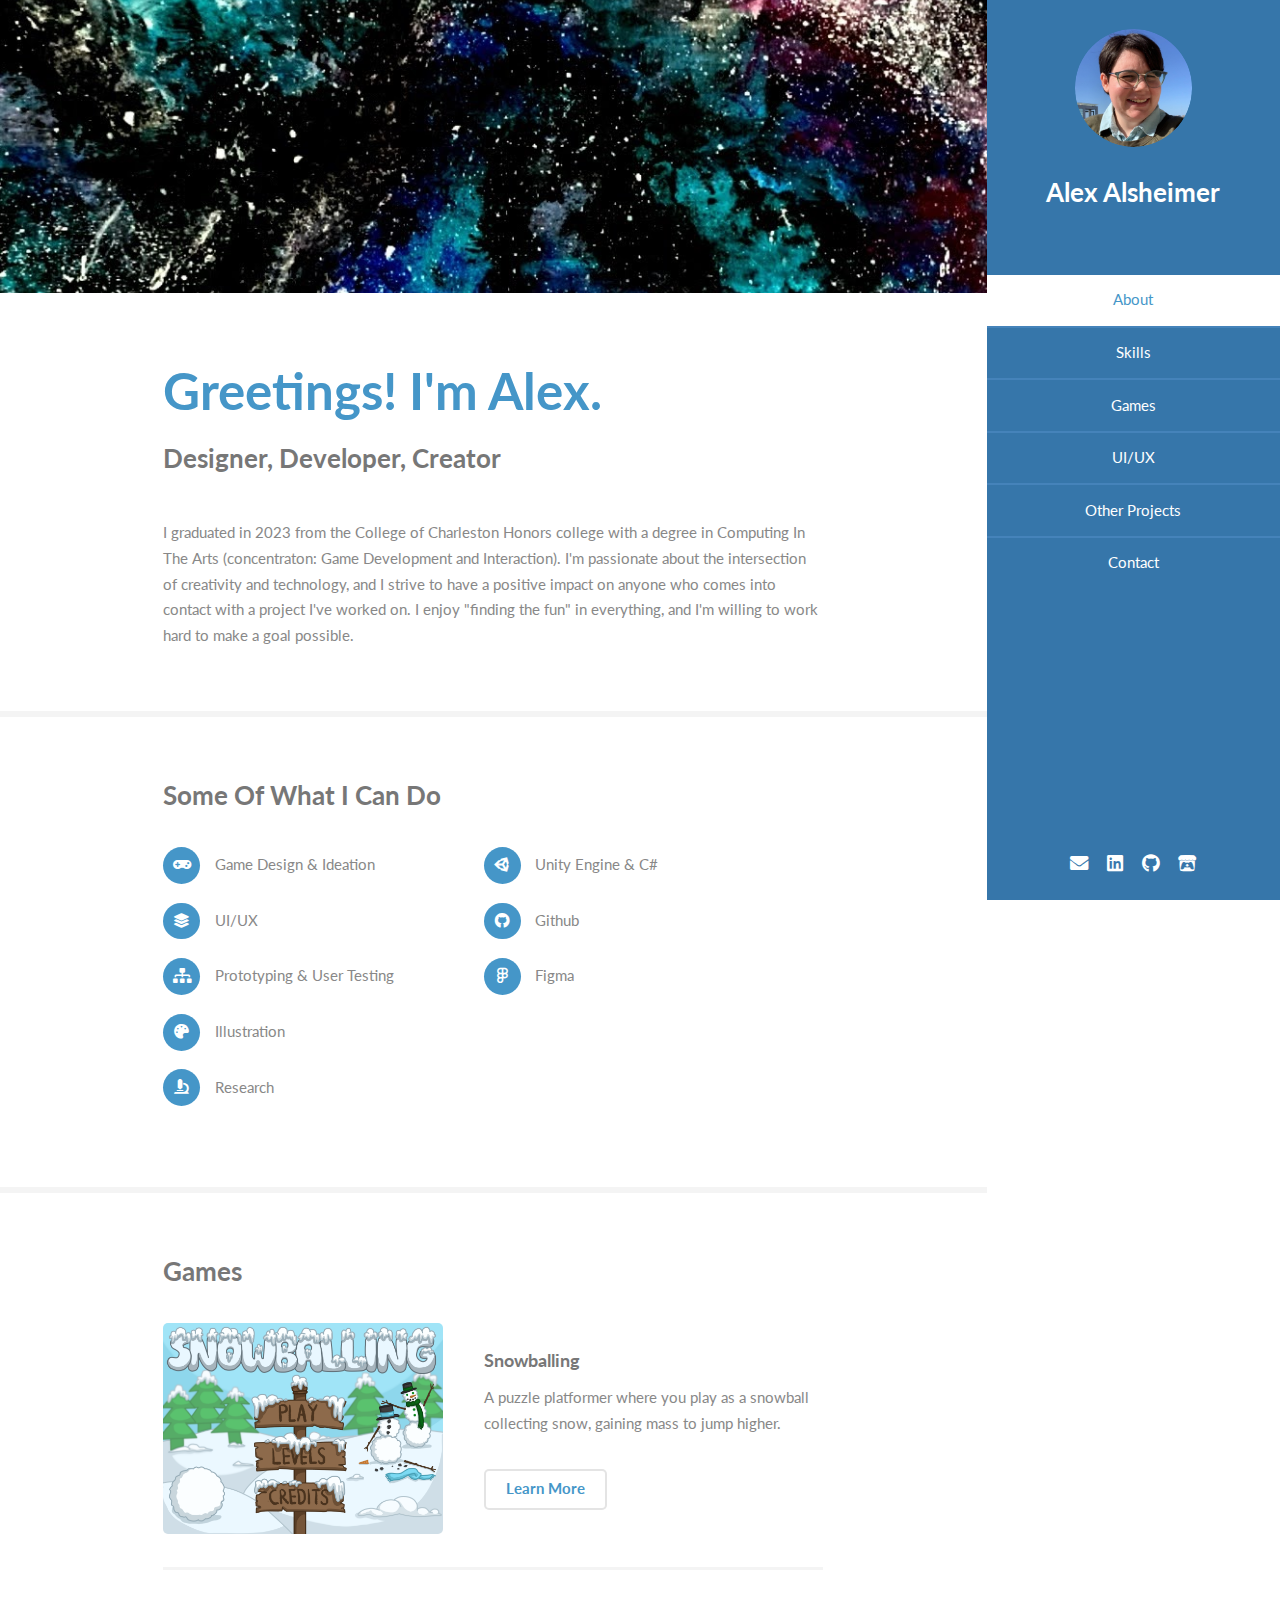
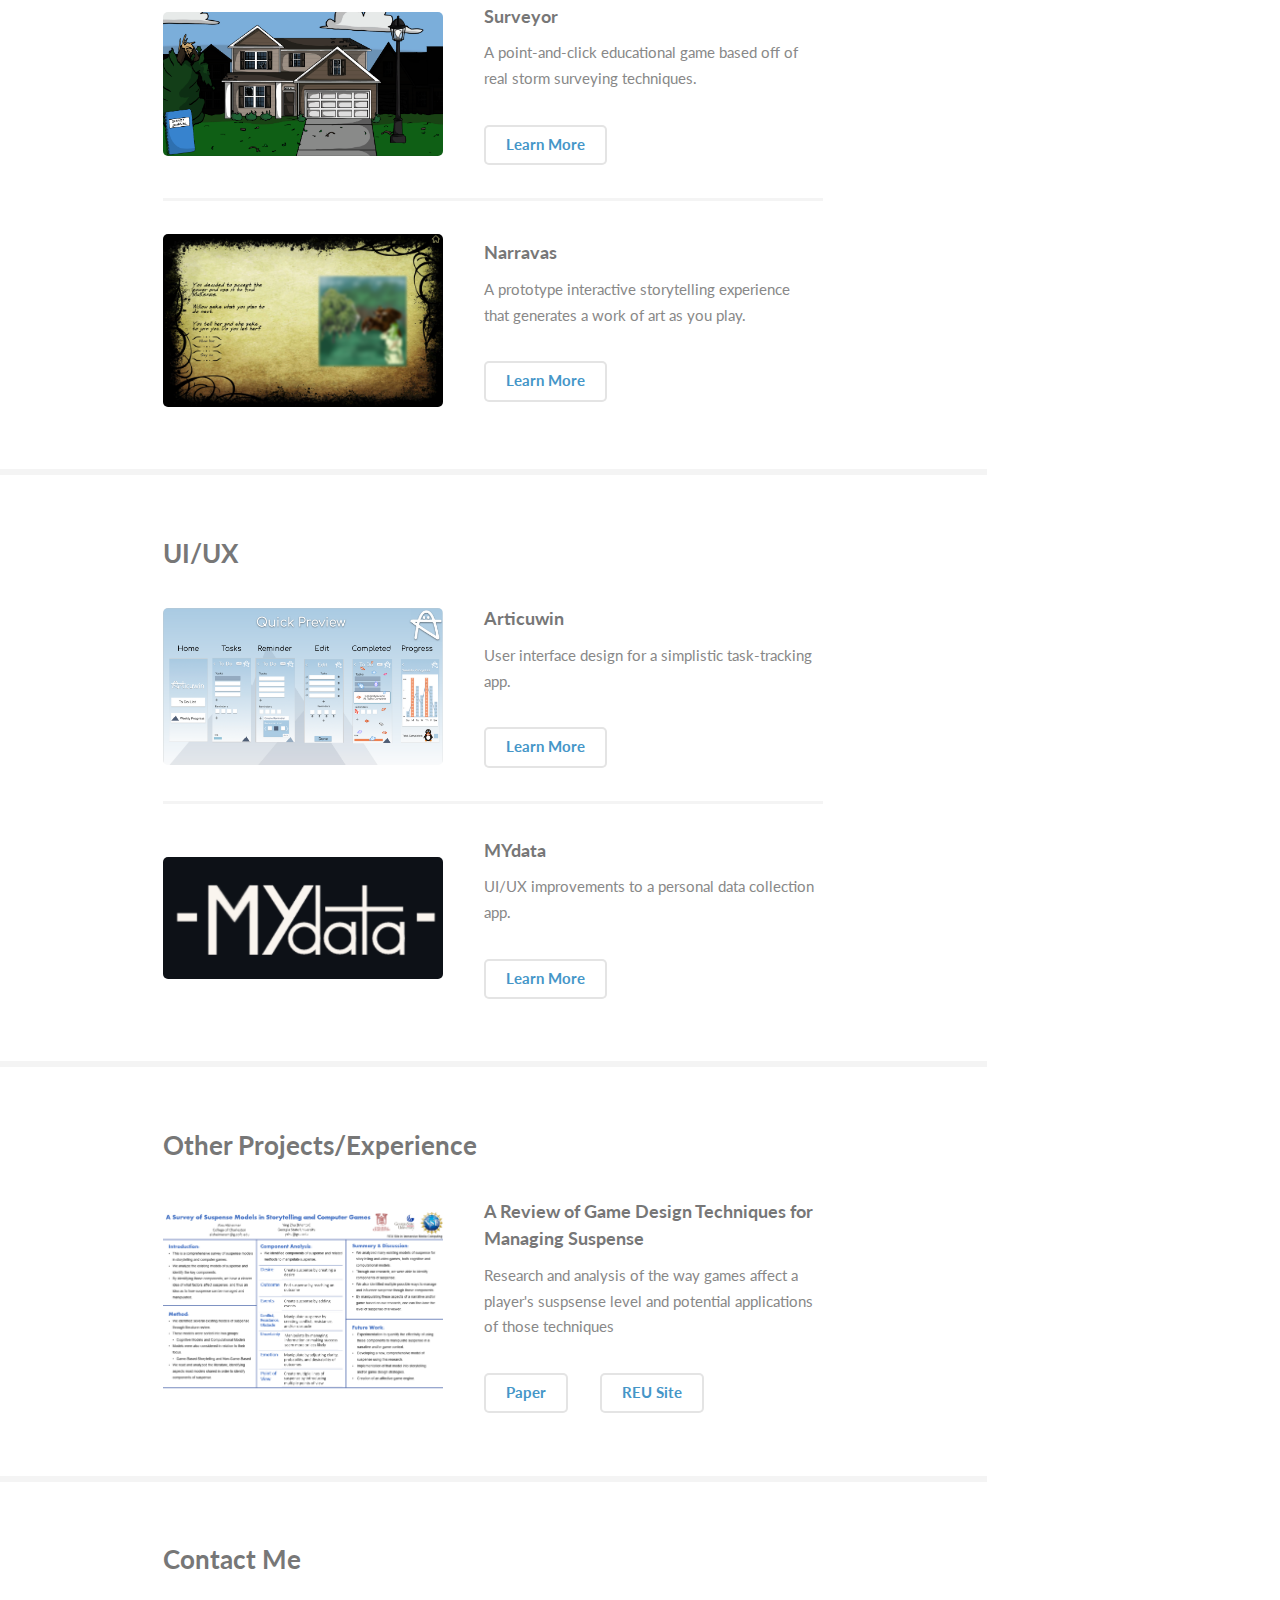
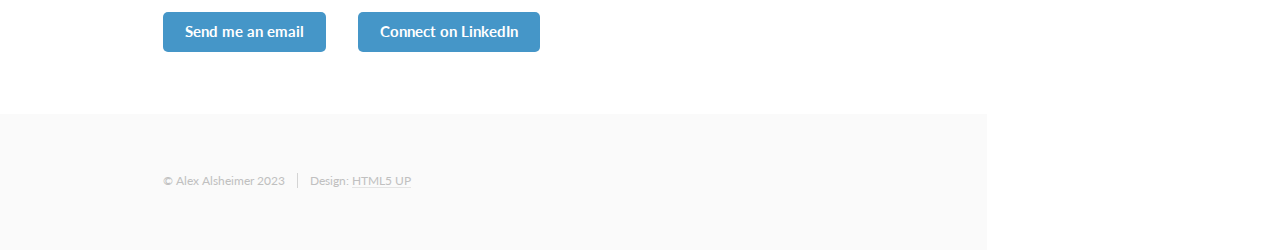
<file: index.html>
<!DOCTYPE HTML>
<!--
	Read Only by HTML5 UP
	html5up.net | @ajlkn
	Free for personal and commercial use under the CCA 3.0 license (html5up.net/license)
-->
<html>
	<head>
		<title>Alex Alsheimer</title>
		<meta charset="utf-8" />
		<meta name="viewport" content="width=device-width, initial-scale=1, user-scalable=no" />
		<link rel="stylesheet" href="assets/css/main.css" />
	</head>
	<body class="is-preload">

		<!-- Header -->
			<section id="header">
				<header>
					<span class="image avatar"><img src="images/avatar.jpg" alt="" /></span>
					<h1 id="logo"><a href="#">Alex Alsheimer</a></h1>
					<p> <br />
					 </p>
				</header>
				<nav id="nav">
					<ul>
						<li><a href="#one" class="active">About</a></li>
						<li><a href="#two">Skills</a></li>
						<li><a href="#three">Games</a></li>
						<li><a href="#six">UI/UX</a></li>
						<li><a href="#four">Other Projects</a></li>
						<li><a href="#five">Contact</a></li>
						<!--<li><a href="testpage2.html">Other</a></li>-->
					</ul>
				</nav>
				<footer>
					<ul class="icons">
						<li><a href="mailto:amalsheimer@gmail.com" class="icon solid fa-envelope"><span class="label">Email</span></a></li>
						<li><a href="https://www.linkedin.com/in/amalsheimer/" class="icon brands fa-linkedin"><span class="label">Linkedin</span></a></li>
						<li><a href="https://github.com/amalsheimer" class="icon brands fa-github"><span class="label">Github</span></a></li>
						<li><a href="https://polkadottedpotato.itch.io/" class="icon brands fa-itch-io"><span class="label">Itch.io</span></a></li>
					</ul>
				</footer>
			</section>

		<!-- Wrapper -->
			<div id="wrapper">

				<!-- Main -->
					<div id="main">

						<!-- One -->
							<section id="one">
								<div class="image main" data-position="center">
									<img src="images/mainheader.jpg" alt="" />
								</div>
								<div class="container">
									<header class="major">
										<h2>Greetings! I'm Alex.</h2>
										<p>Designer, Developer, Creator</p>
									</header>
									<p> I graduated in 2023 from the College of Charleston Honors college with a degree in Computing In The Arts (concentraton: Game Development and Interaction). I'm passionate about the intersection of creativity and technology, and I strive to have a positive impact on anyone who comes into contact with a project I've worked on. I enjoy "finding the fun" in everything, and I'm willing to work hard to make a goal possible. </p>
								</div>
							</section>

						<!-- Two -->
							<section id="two">
								<div class="container">
									<h3>Some Of What I Can Do</h3>
									<p></p>
									<ul class="feature-icons">
										<li class="icon solid fa-gamepad">Game Design & Ideation</li>
										<li class="icon solid brands fa-unity">Unity Engine & C#</li>
										<li class="icon solid fa-layer-group">UI/UX </li>
										
										<li class="icon solid brands fa-github">Github</li>
										<li class="icon solid fa-sitemap">Prototyping & User Testing</li>
										
										<li class="icon solid brands fa-figma">Figma</li>
										<li class="icon solid fa-palette">Illustration</li>
										<li ></li>
										<li class="icon solid fa-microscope">Research</li>
									</ul>
								</div>
							</section>

						<!-- Three -->
							<section id="three">
								<div class="container">
									<h3>Games</h3>
									<p></p>
									<div class="features">
										<article>
											<a href="snowballing.html" class="image"><img src="images/snowballing.png" alt="" /></a>
											<div class="inner">
												<h4>Snowballing</h4>
												<p>A puzzle platformer where you play as a snowball collecting snow, gaining mass to jump higher.</p>
												<p><a href="snowballing.html" class="button alt">Learn More</a></p>
											</div>
										</article>
										
										<article>
											<a href="surveyor.html" class="image"><img src="images/surveyorbanner.png" alt="" /></a>
											<div class="inner">
												<h4>Surveyor</h4>
												<p>A point-and-click educational game based off of real storm surveying techniques.</p>
													<p><a href="surveyor.html" class="button alt">Learn More</a></p>
											</div>
										</article>
										<article>
											<a href="narravas.html" class="image"><img src="images/narravasbanner.png" alt="" /></a>
											<div class="inner">
												<h4>Narravas</h4>
												<p>A prototype interactive storytelling experience that generates a work of art as you play. </p> 
												<p><a href="narravas.html" class="button alt">Learn More</a></p>
												

											</div>
										</article>

											

											<!-- <article>
												<a href="snowballing.html" class="image"><img src="images/pic01c.png" alt="" /></a>
												<div class="inner">
													<h4><a href="documents\Narravas Pitch Deck.pdf">Other Games</a></h4>
													<p>A variety of other games I have worked on on my itch.io page.</p>
													
												</div>
											</article> -->
										

										</article>
										<!-- <article>
											<a href="research.html" class="image"><img src="images/pic03a.png" alt="" /></a>
											<div class="inner">
												<h4>A Review of Game Design Techniques for Managing Suspense</h4>
												<h5>Research and analysis of the way games affect a player's suspsense level and potential applications of those techniques</h5>
												<p>Worked with Dr. Ying Zhu and Daniel Kim at Georgia State University Immersive Media Computing REU<br>
													<b>Technology: </b> n/a <br>
													<b>Contributions:</b> Literature review/analysis</p>
											</div>
										</article> -->
										
									</div>
								</div>
							</section>

								<!-- Six -->
								<section id="six">
									<div class="container">
										<h3>UI/UX</h3>
										<p></p>
										<div class="features">
											<article>
												<a href="articuwin.html" class="image"><img src="images/Articuwin.png " alt="" /></a>
												<div class="inner">
													<h4>Articuwin</h4>
												<p>User interface design for a simplistic task-tracking app.</p> 
														<p><a href="articuwin.html" class="button alt">Learn More</a></p>
												</div>
											</article>
											<article>
												<a href="mydata.html" class="image"><img src="images/mydata.png " alt="" /></a>
												<div class="inner">
													<h4>MYdata</h4>
												<p>UI/UX improvements to a personal data collection app.</p> 
														<p><a href="mydata.html" class="button alt">Learn More</a></p>
												</div>
											</article>
											<!--<article>
												<a href="graphicdesign.html" class="image"><img src=" " alt="" /></a>
												<div class="inner">
													<h4>Graphic Design Projects</h4>
													<p> </p> 
													<p><a href="graphicdesign.html" class="button alt">Learn More</a></p>
													
	
												</div>
											</article>-->

										</div>
									</div>
								</section>
							

							<section id="four">
								<div class="container">
									<h3>Other Projects/Experience</h3>
									<p></p>
									<div class="features">
										<article>
											<a href="#" class="image"><img src="images/pic03a.png" alt="" /></a>
											<div class="inner">
												<h4>A Review of Game Design Techniques for Managing Suspense</h4>
												<p>Research and analysis of the way games affect a player's suspsense level and potential applications of those techniques</p>
													<p><a href="https://link.springer.com/chapter/10.1007/978-3-031-28993-4_13" class="button alt">Paper</a>
														&nbsp&nbsp&nbsp&nbsp&nbsp&nbsp
															                    				
													<a href="https://gsu-reu.netlify.app/reu2022_projects" class="button alt">REU Site</a></p>
											</div>
											
										<!--<article>
											<a href="https://github.com/Dragoness6215/MYdata" class="image"><img src="images/pic02a.png" alt="" /></a>
											<div class="inner">
												<h4>MYdata</h4>
												<h5>User interface redesign & improving functionality for a data collection app.</h5>
												<p>App originally conceptualized by Dr. Sarah Schoemann and Jo Jackley. Worked alongside Lucas Fancher, Sarah Greene, Emma Satterfield and Drew Smuniewski.<br>
													<b>Technology:</b> Node.js, React Native, Android Studio<br>
													<b>Contributions:</b> UI re-design, New graph design, Project management (Agile & SCRUM), UI implementation</p>
											</div>
										</article>-->
										
										</article>
									</div>
								</div>
							</section> 

							<section id="five">
								<div class="container">
									<h3>Contact Me</h3>
									<p></p>
									<div class="features">
										<p><a href="mailto:amalsheimer@gmail.com" class="button">Send me an email</a>
											&nbsp&nbsp&nbsp&nbsp&nbsp&nbsp
										<a href="https://www.linkedin.com/in/amalsheimer/" class="button">Connect on LinkedIn</a></p>
									
									</div>
								</div>
							</section> 
						

						<!-- Four -->
						
							<!-- <section id="four">
								<div class="container">
									<h3>Contact Me</h3>
									<p>Integer eu ante ornare amet commetus vestibulum blandit integer in curae ac faucibus integer non. Adipiscing cubilia elementum integer. Integer eu ante ornare amet commetus.</p>
									<form method="post" action="mailto:amalsheimer@gmail.com">
										<div class="row gtr-uniform">
											<div class="col-6 col-12-xsmall"><input type="text" name="name" id="name" placeholder="Name" /></div>
											<div class="col-6 col-12-xsmall"><input type="email" name="email" id="email" placeholder="Email" /></div>
											<div class="col-12"><input type="text" name="subject" id="subject" placeholder="Subject" /></div>
											<div class="col-12"><textarea name="message" id="message" placeholder="Message" rows="6"></textarea></div>
											<div class="col-12">
												<ul class="actions">
													<li><input type="submit" class="primary" value="Send Message" /></li>
													<li><input type="reset" value="Reset Form" /></li>
												</ul>
											</div>
										</div>
									</form>
								</div>
							</section> -->
						

						<!-- Five -->
						<!--
							<section id="five">
								<div class="container">
									<h3>Elements</h3>

									<section>
										<h4>Text</h4>
										<p>This is <b>bold</b> and this is <strong>strong</strong>. This is <i>italic</i> and this is <em>emphasized</em>.
										This is <sup>superscript</sup> text and this is <sub>subscript</sub> text.
										This is <u>underlined</u> and this is code: <code>for (;;) { ... }</code>. Finally, <a href="#">this is a link</a>.</p>
										<hr />
										<header>
											<h4>Heading with a Subtitle</h4>
											<p>Lorem ipsum dolor sit amet nullam id egestas urna aliquam</p>
										</header>
										<p>Nunc lacinia ante nunc ac lobortis. Interdum adipiscing gravida odio porttitor sem non mi integer non faucibus ornare mi ut ante amet placerat aliquet. Volutpat eu sed ante lacinia sapien lorem accumsan varius montes viverra nibh in adipiscing blandit tempus accumsan.</p>
										<header>
											<h5>Heading with a Subtitle</h5>
											<p>Lorem ipsum dolor sit amet nullam id egestas urna aliquam</p>
										</header>
										<p>Nunc lacinia ante nunc ac lobortis. Interdum adipiscing gravida odio porttitor sem non mi integer non faucibus ornare mi ut ante amet placerat aliquet. Volutpat eu sed ante lacinia sapien lorem accumsan varius montes viverra nibh in adipiscing blandit tempus accumsan.</p>
										<hr />
										<h2>Heading Level 2</h2>
										<h3>Heading Level 3</h3>
										<h4>Heading Level 4</h4>
										<h5>Heading Level 5</h5>
										<h6>Heading Level 6</h6>
										<hr />
										<h5>Blockquote</h5>
										<blockquote>Fringilla nisl. Donec accumsan interdum nisi, quis tincidunt felis sagittis eget tempus euismod. Vestibulum ante ipsum primis in faucibus vestibulum. Blandit adipiscing eu felis iaculis volutpat ac adipiscing accumsan faucibus. Vestibulum ante ipsum primis in faucibus lorem ipsum dolor sit amet nullam adipiscing eu felis.</blockquote>
										<h5>Preformatted</h5>
										<pre><code>i = 0;

while (!deck.isInOrder()) {
    print 'Iteration ' + i;
    deck.shuffle();
    i++;
}

print 'It took ' + i + ' iterations to sort the deck.';</code></pre>
									</section>

									<section>
										<h4>Lists</h4>
										<div class="row">
											<div class="col-6 col-12-xsmall">
												<h5>Unordered</h5>
												<ul>
													<li>Dolor pulvinar etiam magna etiam.</li>
													<li>Sagittis adipiscing lorem eleifend.</li>
													<li>Felis enim feugiat dolore viverra.</li>
												</ul>
												<h5>Alternate</h5>
												<ul class="alt">
													<li>Dolor pulvinar etiam magna etiam.</li>
													<li>Sagittis adipiscing lorem eleifend.</li>
													<li>Felis enim feugiat dolore viverra.</li>
												</ul>
											</div>
											<div class="col-6 col-12-xsmall">
												<h5>Ordered</h5>
												<ol>
													<li>Dolor pulvinar etiam magna etiam.</li>
													<li>Etiam vel felis at lorem sed viverra.</li>
													<li>Felis enim feugiat dolore viverra.</li>
													<li>Dolor pulvinar etiam magna etiam.</li>
													<li>Etiam vel felis at lorem sed viverra.</li>
													<li>Felis enim feugiat dolore viverra.</li>
												</ol>
												<h5>Icons</h5>
												<ul class="icons">
													<li><a href="#" class="icon brands fa-twitter"><span class="label">Twitter</span></a></li>
													<li><a href="#" class="icon brands fa-facebook-f"><span class="label">Facebook</span></a></li>
													<li><a href="#" class="icon brands fa-instagram"><span class="label">Instagram</span></a></li>
													<li><a href="#" class="icon brands fa-github"><span class="label">Github</span></a></li>
													<li><a href="#" class="icon brands fa-dribbble"><span class="label">Dribbble</span></a></li>
													<li><a href="#" class="icon brands fa-tumblr"><span class="label">Tumblr</span></a></li>
												</ul>
											</div>
										</div>
										<h5>Actions</h5>
										<ul class="actions">
											<li><a href="#" class="button primary">Default</a></li>
											<li><a href="#" class="button">Default</a></li>
											<li><a href="#" class="button alt">Default</a></li>
										</ul>
										<ul class="actions small">
											<li><a href="#" class="button primary small">Small</a></li>
											<li><a href="#" class="button small">Small</a></li>
											<li><a href="#" class="button alt small">Small</a></li>
										</ul>
										<div class="row">
											<div class="col-3 col-6-medium col-12-xsmall">
												<ul class="actions stacked">
													<li><a href="#" class="button primary">Default</a></li>
													<li><a href="#" class="button">Default</a></li>
													<li><a href="#" class="button alt">Default</a></li>
												</ul>
											</div>
											<div class="col-3 col-6 col-12-xsmall">
												<ul class="actions stacked">
													<li><a href="#" class="button primary small">Small</a></li>
													<li><a href="#" class="button small">Small</a></li>
													<li><a href="#" class="button alt small">Small</a></li>
												</ul>
											</div>
											<div class="col-3 col-6-medium col-12-xsmall">
												<ul class="actions stacked">
													<li><a href="#" class="button primary fit">Default</a></li>
													<li><a href="#" class="button fit">Default</a></li>
													<li><a href="#" class="button alt fit">Default</a></li>
												</ul>
											</div>
											<div class="col-3 col-6-medium col-12-xsmall">
												<ul class="actions stacked">
													<li><a href="#" class="button primary small fit">Small</a></li>
													<li><a href="#" class="button small fit">Small</a></li>
													<li><a href="#" class="button alt small fit">Small</a></li>
												</ul>
											</div>
										</div>
									</section>

									<section>
										<h4>Table</h4>
										<h5>Default</h5>
										<div class="table-wrapper">
											<table>
												<thead>
													<tr>
														<th>Name</th>
														<th>Description</th>
														<th>Price</th>
													</tr>
												</thead>
												<tbody>
													<tr>
														<td>Item One</td>
														<td>Ante turpis integer aliquet porttitor.</td>
														<td>29.99</td>
													</tr>
													<tr>
														<td>Item Two</td>
														<td>Vis ac commodo adipiscing arcu aliquet.</td>
														<td>19.99</td>
													</tr>
													<tr>
														<td>Item Three</td>
														<td> Morbi faucibus arcu accumsan lorem.</td>
														<td>29.99</td>
													</tr>
													<tr>
														<td>Item Four</td>
														<td>Vitae integer tempus condimentum.</td>
														<td>19.99</td>
													</tr>
													<tr>
														<td>Item Five</td>
														<td>Ante turpis integer aliquet porttitor.</td>
														<td>29.99</td>
													</tr>
												</tbody>
												<tfoot>
													<tr>
														<td colspan="2"></td>
														<td>100.00</td>
													</tr>
												</tfoot>
											</table>
										</div>

										<h5>Alternate</h5>
										<div class="table-wrapper">
											<table class="alt">
												<thead>
													<tr>
														<th>Name</th>
														<th>Description</th>
														<th>Price</th>
													</tr>
												</thead>
												<tbody>
													<tr>
														<td>Item One</td>
														<td>Ante turpis integer aliquet porttitor.</td>
														<td>29.99</td>
													</tr>
													<tr>
														<td>Item Two</td>
														<td>Vis ac commodo adipiscing arcu aliquet.</td>
														<td>19.99</td>
													</tr>
													<tr>
														<td>Item Three</td>
														<td> Morbi faucibus arcu accumsan lorem.</td>
														<td>29.99</td>
													</tr>
													<tr>
														<td>Item Four</td>
														<td>Vitae integer tempus condimentum.</td>
														<td>19.99</td>
													</tr>
													<tr>
														<td>Item Five</td>
														<td>Ante turpis integer aliquet porttitor.</td>
														<td>29.99</td>
													</tr>
												</tbody>
												<tfoot>
													<tr>
														<td colspan="2"></td>
														<td>100.00</td>
													</tr>
												</tfoot>
											</table>
										</div>
									</section>

									<section>
										<h4>Buttons</h4>
										<ul class="actions">
											<li><a href="#" class="button primary">Primary</a></li>
											<li><a href="#" class="button">Default</a></li>
											<li><a href="#" class="button alt">Alternate</a></li>
										</ul>
										<ul class="actions">
											<li><a href="#" class="button primary large">Large</a></li>
											<li><a href="#" class="button">Default</a></li>
											<li><a href="#" class="button alt small">Small</a></li>
										</ul>
										<ul class="actions fit">
											<li><a href="#" class="button primary fit">Fit</a></li>
											<li><a href="#" class="button fit">Fit</a></li>
											<li><a href="#" class="button alt fit">Fit</a></li>
										</ul>
										<ul class="actions fit small">
											<li><a href="#" class="button primary fit small">Fit + Small</a></li>
											<li><a href="#" class="button fit small">Fit + Small</a></li>
											<li><a href="#" class="button alt fit small">Fit + Small</a></li>
										</ul>
										<ul class="actions">
											<li><a href="#" class="button primary icon solid fa-download">Icon</a></li>
											<li><a href="#" class="button icon solid fa-download">Icon</a></li>
											<li><a href="#" class="button alt icon solid fa-check">Icon</a></li>
										</ul>
										<ul class="actions">
											<li><span class="button primary disabled">Primary</span></li>
											<li><span class="button disabled">Default</span></li>
											<li><span class="button alt disabled">Alternate</span></li>
										</ul>
									</section>

									<section>
										<h4>Form</h4>
										<form method="post" action="#">
											<div class="row gtr-uniform">
												<div class="col-6 col-12-xsmall">
													<input type="text" name="demo-name" id="demo-name" value="" placeholder="Name" />
												</div>
												<div class="col-6 col-12-xsmall">
													<input type="email" name="demo-email" id="demo-email" value="" placeholder="Email" />
												</div>
												<div class="col-12">
													<select name="demo-category" id="demo-category">
														<option value="">- Category -</option>
														<option value="1">Manufacturing</option>
														<option value="1">Shipping</option>
														<option value="1">Administration</option>
														<option value="1">Human Resources</option>
													</select>
												</div>
												<div class="col-4 col-12-medium">
													<input type="radio" id="demo-priority-low" name="demo-priority" checked>
													<label for="demo-priority-low">Low Priority</label>
												</div>
												<div class="col-4 col-12-medium">
													<input type="radio" id="demo-priority-normal" name="demo-priority">
													<label for="demo-priority-normal">Normal Priority</label>
												</div>
												<div class="col-4 col-12-medium">
													<input type="radio" id="demo-priority-high" name="demo-priority">
													<label for="demo-priority-high">High Priority</label>
												</div>
												<div class="col-6 col-12-medium">
													<input type="checkbox" id="demo-copy" name="demo-copy">
													<label for="demo-copy">Email me a copy of this message</label>
												</div>
												<div class="col-6 col-12-medium">
													<input type="checkbox" id="demo-human" name="demo-human" checked>
													<label for="demo-human">I am a human and not a robot</label>
												</div>
												<div class="col-12">
													<textarea name="demo-message" id="demo-message" placeholder="Enter your message" rows="6"></textarea>
												</div>
												<div class="col-12">
													<ul class="actions">
														<li><input type="submit" value="Send Message" /></li>
														<li><input type="reset" value="Reset" class="alt" /></li>
													</ul>
												</div>
											</div>
										</form>
									</section>

									<section>
										<h4>Image</h4>
										<h5>Fit</h5>
										<span class="image fit"><img src="images/banner.jpg" alt="" /></span>
										<div class="box alt">
											<div class="row gtr-50 gtr-uniform">
												<div class="col-4"><span class="image fit"><img src="images/pic01.jpg" alt="" /></span></div>
												<div class="col-4"><span class="image fit"><img src="images/pic02.jpg" alt="" /></span></div>
												<div class="col-4"><span class="image fit"><img src="images/pic03.jpg" alt="" /></span></div>
												<div class="col-4"><span class="image fit"><img src="images/pic02.jpg" alt="" /></span></div>
												<div class="col-4"><span class="image fit"><img src="images/pic03.jpg" alt="" /></span></div>
												<div class="col-4"><span class="image fit"><img src="images/pic01.jpg" alt="" /></span></div>
												<div class="col-4"><span class="image fit"><img src="images/pic03.jpg" alt="" /></span></div>
												<div class="col-4"><span class="image fit"><img src="images/pic01.jpg" alt="" /></span></div>
												<div class="col-4"><span class="image fit"><img src="images/pic02.jpg" alt="" /></span></div>
											</div>
										</div>
										<h5>Left &amp; Right</h5>
										<p><span class="image left"><img src="images/avatar.jpg" alt="" /></span>Fringilla nisl. Donec accumsan interdum nisi, quis tincidunt felis sagittis eget. tempus euismod. Vestibulum ante ipsum primis in faucibus vestibulum. Blandit adipiscing eu felis iaculis volutpat ac adipiscing accumsan eu faucibus. Integer ac pellentesque praesent tincidunt felis sagittis eget. tempus euismod. Vestibulum ante ipsum primis in faucibus vestibulum. Blandit adipiscing eu felis iaculis volutpat ac adipiscing accumsan eu faucibus. Integer ac pellentesque praesent. Donec accumsan interdum nisi, quis tincidunt felis sagittis eget. tempus euismod. Vestibulum ante ipsum primis in faucibus vestibulum. Blandit adipiscing eu felis iaculis volutpat ac adipiscing accumsan eu faucibus. Integer ac pellentesque praesent tincidunt felis sagittis eget. tempus euismod. Vestibulum ante ipsum primis in faucibus vestibulum. Blandit adipiscing eu felis iaculis volutpat ac adipiscing accumsan eu faucibus. Integer ac pellentesque praesent.</p>
										<p><span class="image right"><img src="images/avatar.jpg" alt="" /></span>Fringilla nisl. Donec accumsan interdum nisi, quis tincidunt felis sagittis eget. tempus euismod. Vestibulum ante ipsum primis in faucibus vestibulum. Blandit adipiscing eu felis iaculis volutpat ac adipiscing accumsan eu faucibus. Integer ac pellentesque praesent tincidunt felis sagittis eget. tempus euismod. Vestibulum ante ipsum primis in faucibus vestibulum. Blandit adipiscing eu felis iaculis volutpat ac adipiscing accumsan eu faucibus. Integer ac pellentesque praesent. Donec accumsan interdum nisi, quis tincidunt felis sagittis eget. tempus euismod. Vestibulum ante ipsum primis in faucibus vestibulum. Blandit adipiscing eu felis iaculis volutpat ac adipiscing accumsan eu faucibus. Integer ac pellentesque praesent tincidunt felis sagittis eget. tempus euismod. Vestibulum ante ipsum primis in faucibus vestibulum. Blandit adipiscing eu felis iaculis volutpat ac adipiscing accumsan eu faucibus. Integer ac pellentesque praesent.</p>
									</section>

								</div>
							</section>
						-->

					</div>

				<!-- Footer -->
					<section id="footer">
						<div class="container">
							<ul class="copyright">
								<li>&copy; Alex Alsheimer 2023</li><li>Design: <a href="http://html5up.net">HTML5 UP</a></li>
							</ul>
						</div>
					</section>

			</div>

		<!-- Scripts -->
			<script src="assets/js/jquery.min.js"></script>
			<script src="assets/js/jquery.scrollex.min.js"></script>
			<script src="assets/js/jquery.scrolly.min.js"></script>
			<script src="assets/js/browser.min.js"></script>
			<script src="assets/js/breakpoints.min.js"></script>
			<script src="assets/js/util.js"></script>
			<script src="assets/js/main.js"></script>

	</body>
</html>
</file>
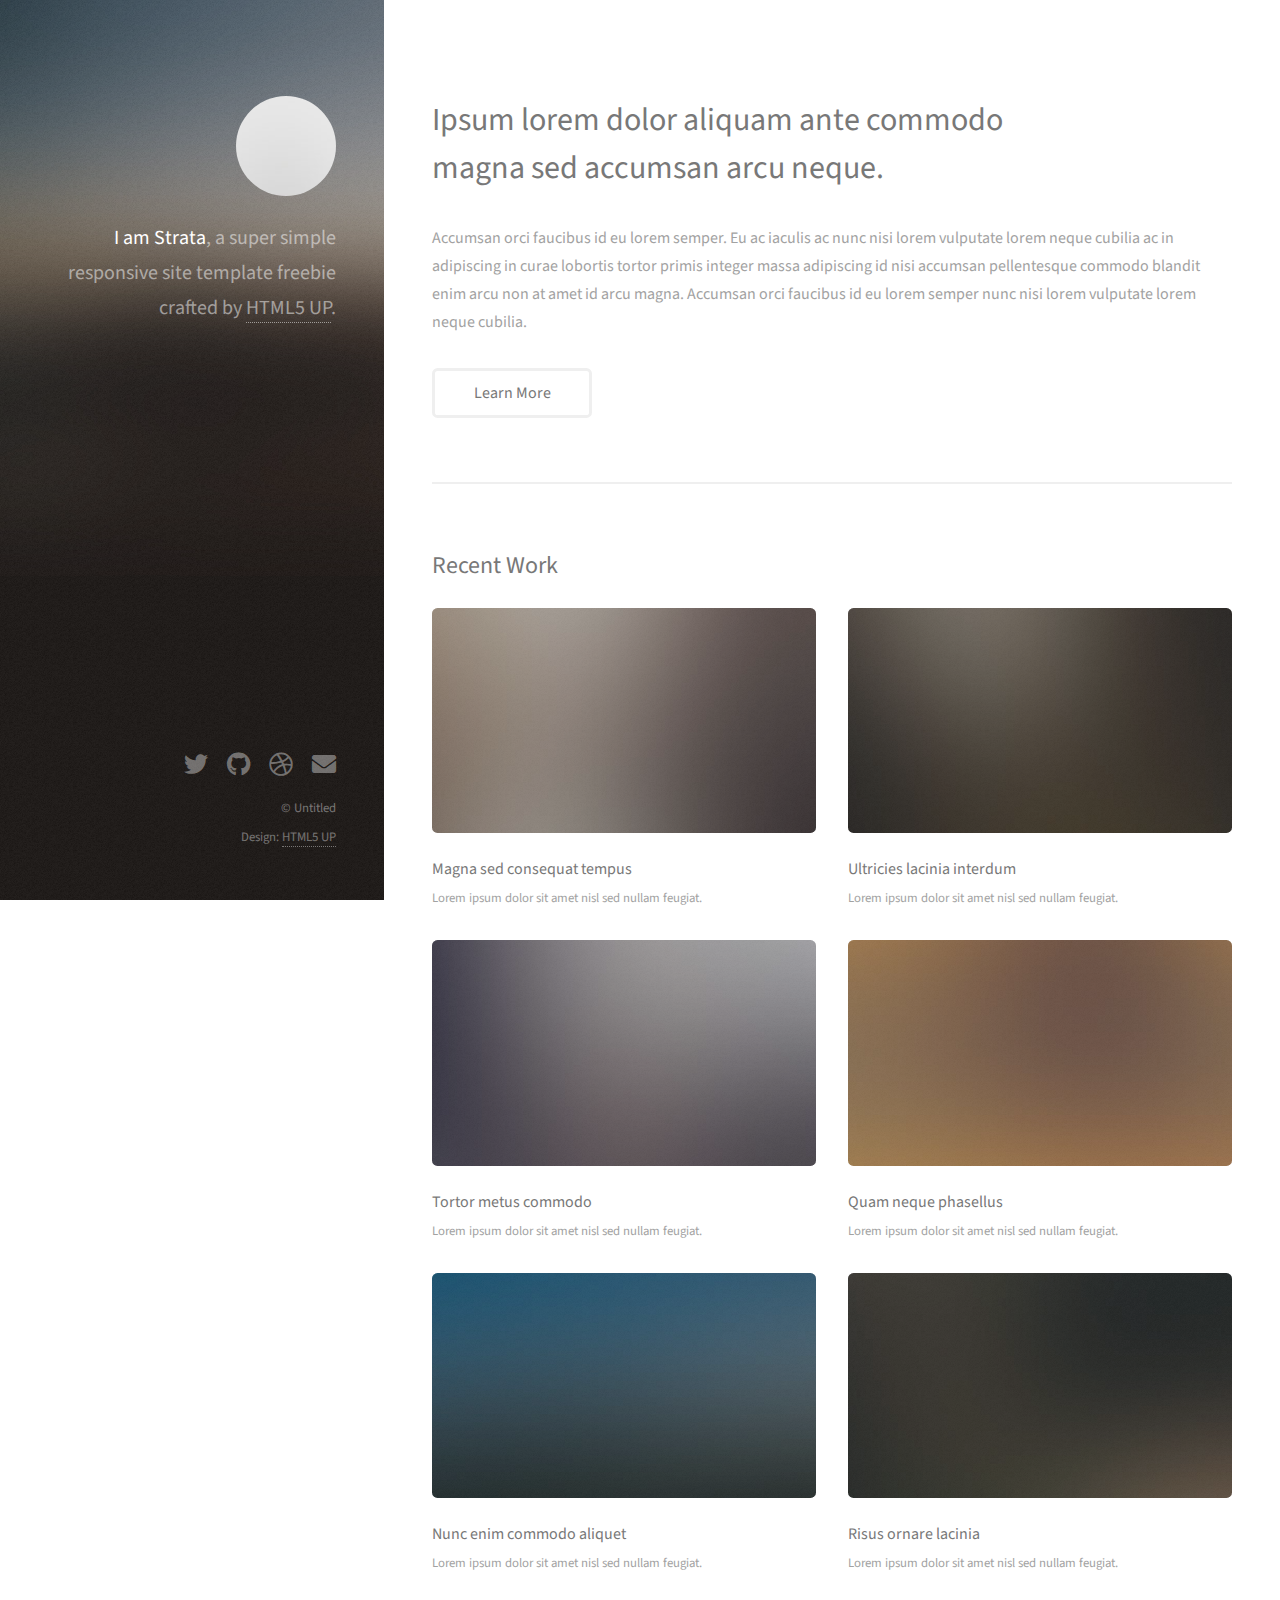
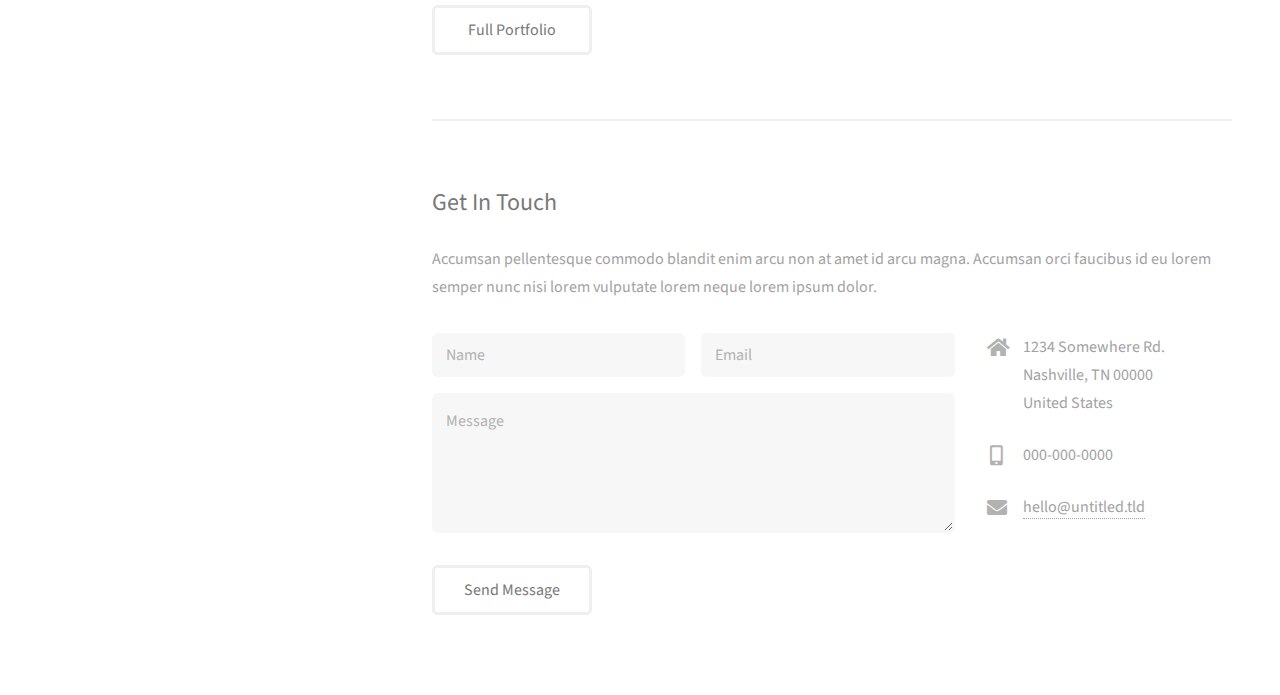
<file: html5up-strata/index.html>
<!DOCTYPE HTML>
<!--
	Strata by HTML5 UP
	html5up.net | @ajlkn
	Free for personal and commercial use under the CCA 3.0 license (html5up.net/license)
-->
<html>
	<head>
		<title>Strata by HTML5 UP</title>
		<meta charset="utf-8" />
		<meta name="viewport" content="width=device-width, initial-scale=1, user-scalable=no" />
		<link rel="stylesheet" href="assets/css/main.css" />
	</head>
	<body class="is-preload">

		<!-- Header -->
			<header id="header">
				<div class="inner">
					<a href="#" class="image avatar"><img src="images/avatar.jpg" alt="" /></a>
					<h1><strong>I am Strata</strong>, a super simple<br />
					responsive site template freebie<br />
					crafted by <a href="http://html5up.net">HTML5 UP</a>.</h1>
				</div>
			</header>

		<!-- Main -->
			<div id="main">

				<!-- One -->
					<section id="one">
						<header class="major">
							<h2>Ipsum lorem dolor aliquam ante commodo<br />
							magna sed accumsan arcu neque.</h2>
						</header>
						<p>Accumsan orci faucibus id eu lorem semper. Eu ac iaculis ac nunc nisi lorem vulputate lorem neque cubilia ac in adipiscing in curae lobortis tortor primis integer massa adipiscing id nisi accumsan pellentesque commodo blandit enim arcu non at amet id arcu magna. Accumsan orci faucibus id eu lorem semper nunc nisi lorem vulputate lorem neque cubilia.</p>
						<ul class="actions">
							<li><a href="#" class="button">Learn More</a></li>
						</ul>
					</section>

				<!-- Two -->
					<section id="two">
						<h2>Recent Work</h2>
						<div class="row">
							<article class="col-6 col-12-xsmall work-item">
								<a href="images/fulls/01.jpg" class="image fit thumb"><img src="images/thumbs/01.jpg" alt="" /></a>
								<h3>Magna sed consequat tempus</h3>
								<p>Lorem ipsum dolor sit amet nisl sed nullam feugiat.</p>
							</article>
							<article class="col-6 col-12-xsmall work-item">
								<a href="images/fulls/02.jpg" class="image fit thumb"><img src="images/thumbs/02.jpg" alt="" /></a>
								<h3>Ultricies lacinia interdum</h3>
								<p>Lorem ipsum dolor sit amet nisl sed nullam feugiat.</p>
							</article>
							<article class="col-6 col-12-xsmall work-item">
								<a href="images/fulls/03.jpg" class="image fit thumb"><img src="images/thumbs/03.jpg" alt="" /></a>
								<h3>Tortor metus commodo</h3>
								<p>Lorem ipsum dolor sit amet nisl sed nullam feugiat.</p>
							</article>
							<article class="col-6 col-12-xsmall work-item">
								<a href="images/fulls/04.jpg" class="image fit thumb"><img src="images/thumbs/04.jpg" alt="" /></a>
								<h3>Quam neque phasellus</h3>
								<p>Lorem ipsum dolor sit amet nisl sed nullam feugiat.</p>
							</article>
							<article class="col-6 col-12-xsmall work-item">
								<a href="images/fulls/05.jpg" class="image fit thumb"><img src="images/thumbs/05.jpg" alt="" /></a>
								<h3>Nunc enim commodo aliquet</h3>
								<p>Lorem ipsum dolor sit amet nisl sed nullam feugiat.</p>
							</article>
							<article class="col-6 col-12-xsmall work-item">
								<a href="images/fulls/06.jpg" class="image fit thumb"><img src="images/thumbs/06.jpg" alt="" /></a>
								<h3>Risus ornare lacinia</h3>
								<p>Lorem ipsum dolor sit amet nisl sed nullam feugiat.</p>
							</article>
						</div>
						<ul class="actions">
							<li><a href="#" class="button">Full Portfolio</a></li>
						</ul>
					</section>

				<!-- Three -->
					<section id="three">
						<h2>Get In Touch</h2>
						<p>Accumsan pellentesque commodo blandit enim arcu non at amet id arcu magna. Accumsan orci faucibus id eu lorem semper nunc nisi lorem vulputate lorem neque lorem ipsum dolor.</p>
						<div class="row">
							<div class="col-8 col-12-small">
								<form method="post" action="#">
									<div class="row gtr-uniform gtr-50">
										<div class="col-6 col-12-xsmall"><input type="text" name="name" id="name" placeholder="Name" /></div>
										<div class="col-6 col-12-xsmall"><input type="email" name="email" id="email" placeholder="Email" /></div>
										<div class="col-12"><textarea name="message" id="message" placeholder="Message" rows="4"></textarea></div>
									</div>
								</form>
								<ul class="actions">
									<li><input type="submit" value="Send Message" /></li>
								</ul>
							</div>
							<div class="col-4 col-12-small">
								<ul class="labeled-icons">
									<li>
										<h3 class="icon solid fa-home"><span class="label">Address</span></h3>
										1234 Somewhere Rd.<br />
										Nashville, TN 00000<br />
										United States
									</li>
									<li>
										<h3 class="icon solid fa-mobile-alt"><span class="label">Phone</span></h3>
										000-000-0000
									</li>
									<li>
										<h3 class="icon solid fa-envelope"><span class="label">Email</span></h3>
										<a href="#">hello@untitled.tld</a>
									</li>
								</ul>
							</div>
						</div>
					</section>

				<!-- Four -->
				<!--
					<section id="four">
						<h2>Elements</h2>

						<section>
							<h4>Text</h4>
							<p>This is <b>bold</b> and this is <strong>strong</strong>. This is <i>italic</i> and this is <em>emphasized</em>.
							This is <sup>superscript</sup> text and this is <sub>subscript</sub> text.
							This is <u>underlined</u> and this is code: <code>for (;;) { ... }</code>. Finally, <a href="#">this is a link</a>.</p>
							<hr />
							<header>
								<h4>Heading with a Subtitle</h4>
								<p>Lorem ipsum dolor sit amet nullam id egestas urna aliquam</p>
							</header>
							<p>Nunc lacinia ante nunc ac lobortis. Interdum adipiscing gravida odio porttitor sem non mi integer non faucibus ornare mi ut ante amet placerat aliquet. Volutpat eu sed ante lacinia sapien lorem accumsan varius montes viverra nibh in adipiscing blandit tempus accumsan.</p>
							<header>
								<h5>Heading with a Subtitle</h5>
								<p>Lorem ipsum dolor sit amet nullam id egestas urna aliquam</p>
							</header>
							<p>Nunc lacinia ante nunc ac lobortis. Interdum adipiscing gravida odio porttitor sem non mi integer non faucibus ornare mi ut ante amet placerat aliquet. Volutpat eu sed ante lacinia sapien lorem accumsan varius montes viverra nibh in adipiscing blandit tempus accumsan.</p>
							<hr />
							<h2>Heading Level 2</h2>
							<h3>Heading Level 3</h3>
							<h4>Heading Level 4</h4>
							<h5>Heading Level 5</h5>
							<h6>Heading Level 6</h6>
							<hr />
							<h5>Blockquote</h5>
							<blockquote>Fringilla nisl. Donec accumsan interdum nisi, quis tincidunt felis sagittis eget tempus euismod. Vestibulum ante ipsum primis in faucibus vestibulum. Blandit adipiscing eu felis iaculis volutpat ac adipiscing accumsan faucibus. Vestibulum ante ipsum primis in faucibus lorem ipsum dolor sit amet nullam adipiscing eu felis.</blockquote>
							<h5>Preformatted</h5>
							<pre><code>i = 0;

while (!deck.isInOrder()) {
print 'Iteration ' + i;
deck.shuffle();
i++;
}

print 'It took ' + i + ' iterations to sort the deck.';</code></pre>
						</section>

						<section>
							<h4>Lists</h4>
							<div class="row">
								<div class="col-6 col-12-xsmall">
									<h5>Unordered</h5>
									<ul>
										<li>Dolor pulvinar etiam magna etiam.</li>
										<li>Sagittis adipiscing lorem eleifend.</li>
										<li>Felis enim feugiat dolore viverra.</li>
									</ul>
									<h5>Alternate</h5>
									<ul class="alt">
										<li>Dolor pulvinar etiam magna etiam.</li>
										<li>Sagittis adipiscing lorem eleifend.</li>
										<li>Felis enim feugiat dolore viverra.</li>
									</ul>
								</div>
								<div class="col-6 col-12-xsmall">
									<h5>Ordered</h5>
									<ol>
										<li>Dolor pulvinar etiam magna etiam.</li>
										<li>Etiam vel felis at lorem sed viverra.</li>
										<li>Felis enim feugiat dolore viverra.</li>
										<li>Dolor pulvinar etiam magna etiam.</li>
										<li>Etiam vel felis at lorem sed viverra.</li>
										<li>Felis enim feugiat dolore viverra.</li>
									</ol>
									<h5>Icons</h5>
									<ul class="icons">
										<li><a href="#" class="icon brands fa-twitter"><span class="label">Twitter</span></a></li>
										<li><a href="#" class="icon brands fa-facebook-f"><span class="label">Facebook</span></a></li>
										<li><a href="#" class="icon brands fa-instagram"><span class="label">Instagram</span></a></li>
										<li><a href="#" class="icon brands fa-github"><span class="label">Github</span></a></li>
										<li><a href="#" class="icon brands fa-dribbble"><span class="label">Dribbble</span></a></li>
										<li><a href="#" class="icon brands fa-tumblr"><span class="label">Tumblr</span></a></li>
									</ul>
								</div>
							</div>
							<h5>Actions</h5>
							<ul class="actions">
								<li><a href="#" class="button primary">Default</a></li>
								<li><a href="#" class="button">Default</a></li>
							</ul>
							<ul class="actions small">
								<li><a href="#" class="button primary small">Small</a></li>
								<li><a href="#" class="button small">Small</a></li>
							</ul>
							<div class="row">
								<div class="col-6 col-12-small">
									<ul class="actions stacked">
										<li><a href="#" class="button primary">Default</a></li>
										<li><a href="#" class="button">Default</a></li>
									</ul>
								</div>
								<div class="col-6 col-12-small">
									<ul class="actions stacked">
										<li><a href="#" class="button primary small">Small</a></li>
										<li><a href="#" class="button small">Small</a></li>
									</ul>
								</div>
								<div class="col-6 col-12-small">
									<ul class="actions stacked">
										<li><a href="#" class="button primary fit">Default</a></li>
										<li><a href="#" class="button fit">Default</a></li>
									</ul>
								</div>
								<div class="col-6 col-12-small">
									<ul class="actions stacked">
										<li><a href="#" class="button primary small fit">Small</a></li>
										<li><a href="#" class="button small fit">Small</a></li>
									</ul>
								</div>
							</div>
						</section>

						<section>
							<h4>Table</h4>
							<h5>Default</h5>
							<div class="table-wrapper">
								<table>
									<thead>
										<tr>
											<th>Name</th>
											<th>Description</th>
											<th>Price</th>
										</tr>
									</thead>
									<tbody>
										<tr>
											<td>Item One</td>
											<td>Ante turpis integer aliquet porttitor.</td>
											<td>29.99</td>
										</tr>
										<tr>
											<td>Item Two</td>
											<td>Vis ac commodo adipiscing arcu aliquet.</td>
											<td>19.99</td>
										</tr>
										<tr>
											<td>Item Three</td>
											<td> Morbi faucibus arcu accumsan lorem.</td>
											<td>29.99</td>
										</tr>
										<tr>
											<td>Item Four</td>
											<td>Vitae integer tempus condimentum.</td>
											<td>19.99</td>
										</tr>
										<tr>
											<td>Item Five</td>
											<td>Ante turpis integer aliquet porttitor.</td>
											<td>29.99</td>
										</tr>
									</tbody>
									<tfoot>
										<tr>
											<td colspan="2"></td>
											<td>100.00</td>
										</tr>
									</tfoot>
								</table>
							</div>

							<h5>Alternate</h5>
							<div class="table-wrapper">
								<table class="alt">
									<thead>
										<tr>
											<th>Name</th>
											<th>Description</th>
											<th>Price</th>
										</tr>
									</thead>
									<tbody>
										<tr>
											<td>Item One</td>
											<td>Ante turpis integer aliquet porttitor.</td>
											<td>29.99</td>
										</tr>
										<tr>
											<td>Item Two</td>
											<td>Vis ac commodo adipiscing arcu aliquet.</td>
											<td>19.99</td>
										</tr>
										<tr>
											<td>Item Three</td>
											<td> Morbi faucibus arcu accumsan lorem.</td>
											<td>29.99</td>
										</tr>
										<tr>
											<td>Item Four</td>
											<td>Vitae integer tempus condimentum.</td>
											<td>19.99</td>
										</tr>
										<tr>
											<td>Item Five</td>
											<td>Ante turpis integer aliquet porttitor.</td>
											<td>29.99</td>
										</tr>
									</tbody>
									<tfoot>
										<tr>
											<td colspan="2"></td>
											<td>100.00</td>
										</tr>
									</tfoot>
								</table>
							</div>
						</section>

						<section>
							<h4>Buttons</h4>
							<ul class="actions">
								<li><a href="#" class="button primary">Primary</a></li>
								<li><a href="#" class="button">Default</a></li>
							</ul>
							<ul class="actions">
								<li><a href="#" class="button large">Large</a></li>
								<li><a href="#" class="button">Default</a></li>
								<li><a href="#" class="button small">Small</a></li>
							</ul>
							<ul class="actions fit">
								<li><a href="#" class="button primary fit">Fit</a></li>
								<li><a href="#" class="button fit">Fit</a></li>
							</ul>
							<ul class="actions fit small">
								<li><a href="#" class="button primary fit small">Fit + Small</a></li>
								<li><a href="#" class="button fit small">Fit + Small</a></li>
							</ul>
							<ul class="actions">
								<li><a href="#" class="button primary icon solid fa-download">Icon</a></li>
								<li><a href="#" class="button icon solid fa-download">Icon</a></li>
							</ul>
							<ul class="actions">
								<li><span class="button primary disabled">Primary</span></li>
								<li><span class="button disabled">Default</span></li>
							</ul>
						</section>

						<section>
							<h4>Form</h4>
							<form method="post" action="#">
								<div class="row gtr-uniform gtr-50">
									<div class="col-6 col-12-xsmall">
										<input type="text" name="demo-name" id="demo-name" value="" placeholder="Name" />
									</div>
									<div class="col-6 col-12-xsmall">
										<input type="email" name="demo-email" id="demo-email" value="" placeholder="Email" />
									</div>
									<div class="col-12">
										<select name="demo-category" id="demo-category">
											<option value="">- Category -</option>
											<option value="1">Manufacturing</option>
											<option value="1">Shipping</option>
											<option value="1">Administration</option>
											<option value="1">Human Resources</option>
										</select>
									</div>
									<div class="col-4 col-12-small">
										<input type="radio" id="demo-priority-low" name="demo-priority" checked>
										<label for="demo-priority-low">Low Priority</label>
									</div>
									<div class="col-4 col-12-small">
										<input type="radio" id="demo-priority-normal" name="demo-priority">
										<label for="demo-priority-normal">Normal Priority</label>
									</div>
									<div class="col-4 col-12-small">
										<input type="radio" id="demo-priority-high" name="demo-priority">
										<label for="demo-priority-high">High Priority</label>
									</div>
									<div class="col-6 col-12-small">
										<input type="checkbox" id="demo-copy" name="demo-copy">
										<label for="demo-copy">Email me a copy of this message</label>
									</div>
									<div class="col-6 col-12-small">
										<input type="checkbox" id="demo-human" name="demo-human" checked>
										<label for="demo-human">I am a human and not a robot</label>
									</div>
									<div class="col-12">
										<textarea name="demo-message" id="demo-message" placeholder="Enter your message" rows="6"></textarea>
									</div>
									<div class="col-12">
										<ul class="actions">
											<li><input type="submit" value="Send Message" class="primary" /></li>
											<li><input type="reset" value="Reset" /></li>
										</ul>
									</div>
								</div>
							</form>
						</section>

						<section>
							<h4>Image</h4>
							<h5>Fit</h5>
							<div class="box alt">
								<div class="row gtr-50 gtr-uniform">
									<div class="col-12"><span class="image fit"><img src="images/fulls/05.jpg" alt="" /></span></div>
									<div class="col-4"><span class="image fit"><img src="images/thumbs/01.jpg" alt="" /></span></div>
									<div class="col-4"><span class="image fit"><img src="images/thumbs/02.jpg" alt="" /></span></div>
									<div class="col-4"><span class="image fit"><img src="images/thumbs/03.jpg" alt="" /></span></div>
									<div class="col-4"><span class="image fit"><img src="images/thumbs/04.jpg" alt="" /></span></div>
									<div class="col-4"><span class="image fit"><img src="images/thumbs/05.jpg" alt="" /></span></div>
									<div class="col-4"><span class="image fit"><img src="images/thumbs/06.jpg" alt="" /></span></div>
									<div class="col-4"><span class="image fit"><img src="images/thumbs/03.jpg" alt="" /></span></div>
									<div class="col-4"><span class="image fit"><img src="images/thumbs/02.jpg" alt="" /></span></div>
									<div class="col-4"><span class="image fit"><img src="images/thumbs/01.jpg" alt="" /></span></div>
								</div>
							</div>
							<h5>Left &amp; Right</h5>
							<p><span class="image left"><img src="images/avatar.jpg" alt="" /></span>Fringilla nisl. Donec accumsan interdum nisi, quis tincidunt felis sagittis eget. tempus euismod. Vestibulum ante ipsum primis in faucibus vestibulum. Blandit adipiscing eu felis iaculis volutpat ac adipiscing accumsan eu faucibus. Integer ac pellentesque praesent tincidunt felis sagittis eget. tempus euismod. Vestibulum ante ipsum primis in faucibus vestibulum. Blandit adipiscing eu felis iaculis volutpat ac adipiscing accumsan eu faucibus. Integer ac pellentesque praesent. Donec accumsan interdum nisi, quis tincidunt felis sagittis eget. tempus euismod. Vestibulum ante ipsum primis in faucibus vestibulum. Blandit adipiscing eu felis iaculis volutpat ac adipiscing accumsan eu faucibus. Integer ac pellentesque praesent tincidunt felis sagittis eget. tempus euismod. Vestibulum ante ipsum primis in faucibus vestibulum. Blandit adipiscing eu felis iaculis volutpat ac adipiscing accumsan eu faucibus. Integer ac pellentesque praesent.</p>
							<p><span class="image right"><img src="images/avatar.jpg" alt="" /></span>Fringilla nisl. Donec accumsan interdum nisi, quis tincidunt felis sagittis eget. tempus euismod. Vestibulum ante ipsum primis in faucibus vestibulum. Blandit adipiscing eu felis iaculis volutpat ac adipiscing accumsan eu faucibus. Integer ac pellentesque praesent tincidunt felis sagittis eget. tempus euismod. Vestibulum ante ipsum primis in faucibus vestibulum. Blandit adipiscing eu felis iaculis volutpat ac adipiscing accumsan eu faucibus. Integer ac pellentesque praesent. Donec accumsan interdum nisi, quis tincidunt felis sagittis eget. tempus euismod. Vestibulum ante ipsum primis in faucibus vestibulum. Blandit adipiscing eu felis iaculis volutpat ac adipiscing accumsan eu faucibus. Integer ac pellentesque praesent tincidunt felis sagittis eget. tempus euismod. Vestibulum ante ipsum primis in faucibus vestibulum. Blandit adipiscing eu felis iaculis volutpat ac adipiscing accumsan eu faucibus. Integer ac pellentesque praesent.</p>
						</section>

					</section>
				-->

			</div>

		<!-- Footer -->
			<footer id="footer">
				<div class="inner">
					<ul class="icons">
						<li><a href="#" class="icon brands fa-twitter"><span class="label">Twitter</span></a></li>
						<li><a href="#" class="icon brands fa-github"><span class="label">Github</span></a></li>
						<li><a href="#" class="icon brands fa-dribbble"><span class="label">Dribbble</span></a></li>
						<li><a href="#" class="icon solid fa-envelope"><span class="label">Email</span></a></li>
					</ul>
					<ul class="copyright">
						<li>&copy; Untitled</li><li>Design: <a href="http://html5up.net">HTML5 UP</a></li>
					</ul>
				</div>
			</footer>

		<!-- Scripts -->
			<script src="assets/js/jquery.min.js"></script>
			<script src="assets/js/jquery.poptrox.min.js"></script>
			<script src="assets/js/browser.min.js"></script>
			<script src="assets/js/breakpoints.min.js"></script>
			<script src="assets/js/util.js"></script>
			<script src="assets/js/main.js"></script>

	</body>
</html>
</file>
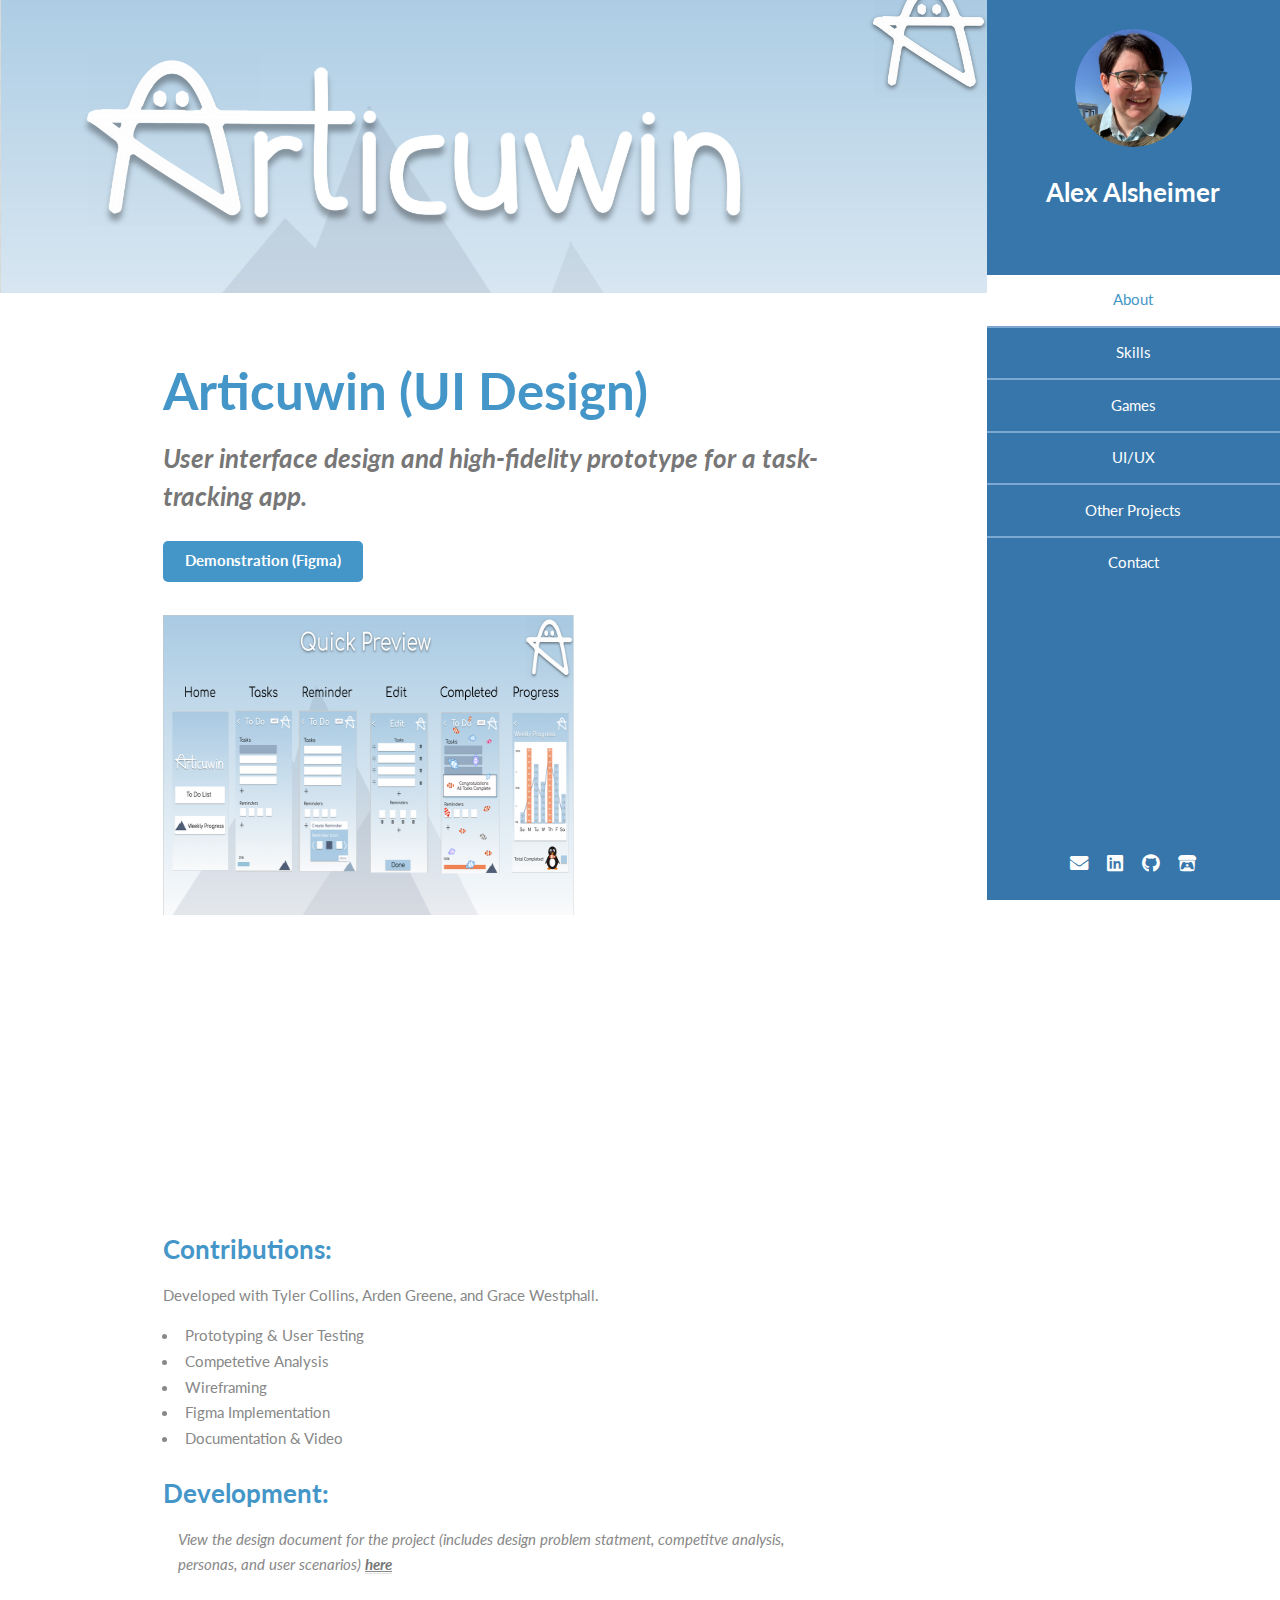
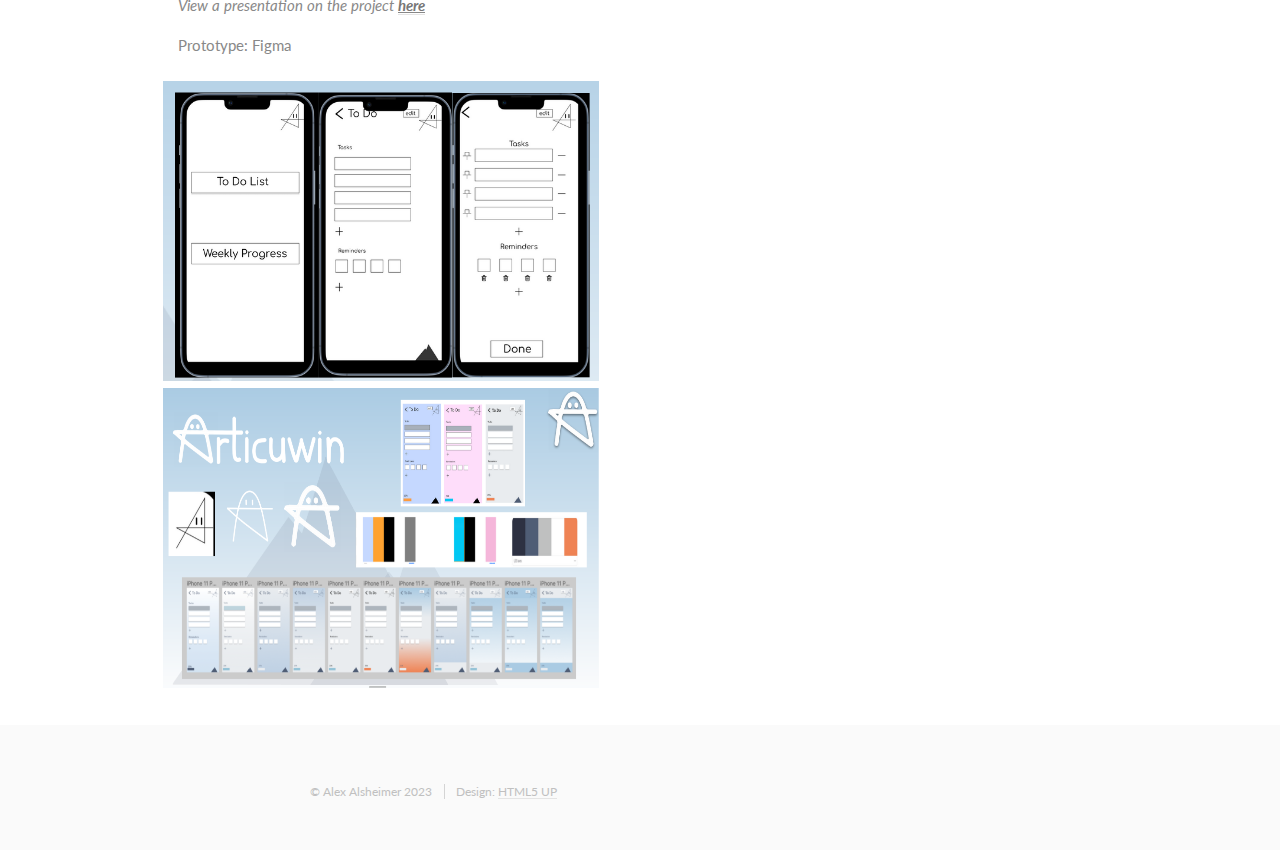
<file: articuwin.html>
<!DOCTYPE HTML>
<!--
	Read Only by HTML5 UP
	html5up.net | @ajlkn
	Free for personal and commercial use under the CCA 3.0 license (html5up.net/license)
-->
<html>
	<head>
		<title>Alex Alsheimer</title>
		<meta charset="utf-8" />
		<meta name="viewport" content="width=device-width, initial-scale=1, user-scalable=no" />
		<link rel="stylesheet" href="assets/css/pages.css" />
	</head>
	<body class="is-preload">

		<!-- Header -->
			<section id="header">
				<header>
					<span class="image avatar"><img src="images/avatar.jpg" alt="" /></span>
					<h1 id="logo"><a href="#">Alex Alsheimer</a></h1>
					<p> <br />
					 </p>
				</header>
				<nav id="nav">
					<ul>
						<li><a href="#one" class="active">About</a></li>
						<li><a href="#two">Skills</a></li>
						<li><a href="#three">Games</a></li>
						<li><a href="#six">UI/UX</a></li>
						<li><a href="#four">Other Projects</a></li>
						<li><a href="#five">Contact</a></li>
						<!--<li><a href="testpage2.html">Other</a></li>-->
					</ul>
				</nav>
				<footer>
					<ul class="icons">
						<li><a href="mailto:amalsheimer@gmail.com" class="icon solid fa-envelope"><span class="label">Email</span></a></li>
						<li><a href="https://www.linkedin.com/in/amalsheimer/" class="icon brands fa-linkedin"><span class="label">Linkedin</span></a></li>
						<li><a href="https://github.com/amalsheimer" class="icon brands fa-github"><span class="label">Github</span></a></li>
						<li><a href="https://amalsheimer.itch.io/" class="icon brands fa-itch-io"><span class="label">Itch.io</span></a></li>
					</ul>
				</footer>
			</section>

		<!-- Wrapper -->
			<div id="wrapper">

				<!-- Main -->
					<div id="main">

						<!-- One -->
							<section id="one">
								<div class="image main" data-position="center">
									<img src="images/articuwinbanner.png" alt="" />
								</div>
								<div class="container">
									<header class="major">
										<h2>Articuwin (UI Design)</h2>
										<p><i>User interface design and high-fidelity prototype for a task-tracking app.</i></p>
										<p><a href="https://www.figma.com/proto/F8S5K4ixWzB3zQxhAXXmR7/Articuwin_Wireframe?type=design&node-id=0-1&scaling=scale-down&page-id=0%3A1&starting-point-node-id=1%3A5" class="button primary">Demonstration (Figma)</a></p>
									</header>
									<p> </p>
									<!--<h3>Gameplay:</h3>
									<p class="pagetext"> You play as a snowball, able to move by rolling around the level. Your goal is to collect all of the piles of snow in the area. As you collect snow, your size increases, which changes your movement speed and jump height. You must strategize as to how much snow you will collect when in order to reach all of the remaining snow.</p>
									<img class="gameimage" src="images/Snowballing2.png" alt="" height="300em" width="450em" /> -->
									<!-- <img class="gameimage" src="images/pic01b.png" alt="" height="300em" width="450em" />
									<img class="gameimage" src="images/pic01b.png" alt="" height="300em" width="450em" />
									<iframe width="500em" height="300em" src="https://www.youtube.com/embed/HhOrswsp-oQ?si=wi9iMeYHCONRRYZW" title="YouTube video player" frameborder="0" allow="accelerometer; autoplay; clipboard-write; encrypted-media; gyroscope; picture-in-picture; web-share" allowfullscreen></iframe>
									--> 
									<img class="gameimage" src="images/Articuwin.png" alt="" height="300em" width="425em" />
									<iframe src="https://drive.google.com/file/d/1NWL9PwOXOrJc5DHCCXdHZJS8jNK59d2a/preview" width="450em" height="300em" allow="autoplay"></iframe>
									<!-- imags -->
									<h3>Contributions:</h3>

									<p class="pagetext">Developed with Tyler Collins, Arden Greene, and Grace Westphall.</p>
									<ul>
										
										<li>Prototyping & User Testing</li>
										<li>Competetive Analysis</li>
										<li>Wireframing</li>
										<li>Figma Implementation</li>
										<li>Documentation & Video</li>
									</ul>
									<h3>Development:</h3>
									<ul>
										
										<p class="pagetext"><i>View the design document for the project (includes design problem statment, competitve analysis, personas, and user scenarios) <a href="documents\ArticuwinDevelopmentDoc.pdf"><u><b>here</b></a> </i> </u> </p>
										<p class="pagetext"><i>View a presentation on the project <a href="documents\Articuwin_Presentation.pdf"><u><b>here</b></a> </i> </u> </p>
										Prototype: Figma
								

										
										
										
										</ul>
										  
											<img class="gameimage" src="images/articuwinwireframes.png" alt="" height="300em" width="450em" />
											<img class="gameimage" src="images/articuwindesignprocess.png" alt="" height="300em" width="450em" />
										
										 

									
								</div>
							</section>

						<!-- Two -->
							<!-- <section id="two">
								<div class="container">
									<h3>Skills & Technologies</h3>
									<p></p>
									<ul class="feature-icons">
										<li class="icon solid fa-gamepad">Game Design</li>
										<li class="icon solid fa-cubes">Unity Engine & C#</li>
										<li class="icon solid fa-book"></li>
										<li class="icon solid fa-video">Iterative Design Process (Prototyping, User Testing)</li>
										<li class="icon solid fa-palette">Research</li>
							
									</ul>
								</div>
							</section>
						-->

						<!-- Three -->
							<!--<section id="three">
								<div class="container">
									<h3>Games and Game-Related Projects</h3>
									<p></p>
									<div class="features">
										<article>
											<a href="https://amalsheimer.itch.io/surveyor" class="image"><img src="images/pic01a.png" alt="" /></a>
											<div class="inner">
												<h4>Surveyor (In development)</h4>
												<h5>A point-and-click adventure game based off of real storm surveying techniques. </h5>
												<p><b>Technology:</b> Unity Engine, C#<br>
												<b>Contributions:</b> All design, art, and development</p>
											</div>
										</article>
										<article>
											<a href="https://amalsheimer.itch.io/narravas" class="image"><img src="images/pic01b.png" alt="" /></a>
											<div class="inner">
												<h4>Narravas</h4>
												<h5>A prototype interactive storytelling experience that generates a work of art as you play. </h5> 
												<p>Made with Anthony Forcella and Christian Gibson.<br>
													<b>Technology:</b> Unity Engine, C#, Ink (Scripting Language)<br>
													<b>Contributions:</b> Concept, Programming & Ink-Unity Integration, Some art assets</p>
												</p>
											</div>
										</article>
										<article>
											<a href="https://link.springer.com/chapter/10.1007/978-3-031-28993-4_13" class="image"><img src="images/pic03a.png" alt="" /></a>
											<div class="inner">
												<h4>A Review of Game Design Techniques for Managing Suspense</h4>
												<h5>Research and analysis of the way games affect a player's suspsense level and potential applications of those techniques</h5>
												<p>Worked with Dr. Ying Zhu and Daniel Kim at Georgia State University Immersive Media Computing REU<br>
													<b>Technology: </b> n/a <br>
													<b>Contributions:</b> Literature review/analysis</p>
											</div>
										</article>
										<article>
											<a href="https://amalsheimer.itch.io/snowballing" class="image"><img src="images/pic01c.png" alt="" /></a>
											<div class="inner">
												<h4>Snowballing (In development)</h4>
												<h5>A puzzle platformer where you play as a snowball collecting snow, gaining mass to jump higher and progress.</h5>
												<p><b>Technology:</b> Unity Engine, C#<br>
													<b>Contributions:</b> All design and development</p>
											</div>
										</article>
									</div>
								</div>
							</section> -->

							<!--<section id="four">
								<div class="container">
									<h3>User Interface/Experience</h3>
									<p></p>
									<div class="features">
										<article>
											<a href="https://github.com/Dragoness6215/MYdata" class="image"><img src="images/pic02a.png" alt="" /></a>
											<div class="inner">
												<h4>MYdata</h4>
												<h5>User interface redesign & improving functionality for a data collection app.</h5>
												<p>App originally conceptualized by Dr. Sarah Schoemann and Jo Jackley. Worked alongside Lucas Fancher, Sarah Greene, Emma Satterfield and Drew Smuniewski.<br>
													<b>Technology:</b> Node.js, React Native, Android Studio<br>
													<b>Contributions:</b> UI re-design, New graph design, Project management (Agile & SCRUM), UI implementation</p>
											</div>
										</article>
										<article>
											<a href="https://www.figma.com/file/F8S5K4ixWzB3zQxhAXXmR7/Articuwin_Wireframe?node-id=0%3A1&t=jq289p5dWsxc2ycd-1" class="image"><img src="images/pic02b.png" alt="" /></a>
											<div class="inner">
												<h4>Articuwin</h4>
												<h5> User interface design and workflow for a proposed simplistic task-tracking app.</h5>
												<p> <b>Technology:</b> Figma<br>
													<b>Contributions:</b> UI design, Documentation, Figma implementation & functionality</p>
											</div>
										</article>
									</div>
								</div>
							</section> -->

							<!-- <section id="five">
								<div class="container">
									<h3>Other</h3>
									<p></p>
									<div class="features">
										
										<article>
											<a href="https://youtu.be/IrAvU8sAzpc" class="image"><img src="images/pic03b.png" alt="" /></a>
											<div class="inner">
												<h4>Mix-Up-World TV</h4>
												<h5>A 45-minute parody film that takes the form of flipping through television channels.</h5>
												<p><b>Technology: </b>Davinci Resolve<br>
													<b>Contributions: </b>All writing, production, and editing, as well as some acting.</p>
											</div>
										</article>
										<!-- <article>
											<a href="#" class="image"><img src="images/pic04b.jpg" alt="" /></a>
											<div class="inner">
												<h4>Short Stories</h4>
												<p>Collection of writing.</p>
											</div>
										</article> --> 
									</div>
								</div>
							</section> 
						

						<!-- Four -->
						
							<!-- <section id="four">
								<div class="container">
									<h3>Contact Me</h3>
									<p>Integer eu ante ornare amet commetus vestibulum blandit integer in curae ac faucibus integer non. Adipiscing cubilia elementum integer. Integer eu ante ornare amet commetus.</p>
									<form method="post" action="mailto:amalsheimer@gmail.com">
										<div class="row gtr-uniform">
											<div class="col-6 col-12-xsmall"><input type="text" name="name" id="name" placeholder="Name" /></div>
											<div class="col-6 col-12-xsmall"><input type="email" name="email" id="email" placeholder="Email" /></div>
											<div class="col-12"><input type="text" name="subject" id="subject" placeholder="Subject" /></div>
											<div class="col-12"><textarea name="message" id="message" placeholder="Message" rows="6"></textarea></div>
											<div class="col-12">
												<ul class="actions">
													<li><input type="submit" class="primary" value="Send Message" /></li>
													<li><input type="reset" value="Reset Form" /></li>
												</ul>
											</div>
										</div>
									</form>
								</div>
							</section> -->
						

						<!-- Five -->
						<!--
							<section id="five">
								<div class="container">
									<h3>Elements</h3>

									<section>
										<h4>Text</h4>
										<p>This is <b>bold</b> and this is <strong>strong</strong>. This is <i>italic</i> and this is <em>emphasized</em>.
										This is <sup>superscript</sup> text and this is <sub>subscript</sub> text.
										This is <u>underlined</u> and this is code: <code>for (;;) { ... }</code>. Finally, <a href="#">this is a link</a>.</p>
										<hr />
										<header>
											<h4>Heading with a Subtitle</h4>
											<p>Lorem ipsum dolor sit amet nullam id egestas urna aliquam</p>
										</header>
										<p>Nunc lacinia ante nunc ac lobortis. Interdum adipiscing gravida odio porttitor sem non mi integer non faucibus ornare mi ut ante amet placerat aliquet. Volutpat eu sed ante lacinia sapien lorem accumsan varius montes viverra nibh in adipiscing blandit tempus accumsan.</p>
										<header>
											<h5>Heading with a Subtitle</h5>
											<p>Lorem ipsum dolor sit amet nullam id egestas urna aliquam</p>
										</header>
										<p>Nunc lacinia ante nunc ac lobortis. Interdum adipiscing gravida odio porttitor sem non mi integer non faucibus ornare mi ut ante amet placerat aliquet. Volutpat eu sed ante lacinia sapien lorem accumsan varius montes viverra nibh in adipiscing blandit tempus accumsan.</p>
										<hr />
										<h2>Heading Level 2</h2>
										<h3>Heading Level 3</h3>
										<h4>Heading Level 4</h4>
										<h5>Heading Level 5</h5>
										<h6>Heading Level 6</h6>
										<hr />
										<h5>Blockquote</h5>
										<blockquote>Fringilla nisl. Donec accumsan interdum nisi, quis tincidunt felis sagittis eget tempus euismod. Vestibulum ante ipsum primis in faucibus vestibulum. Blandit adipiscing eu felis iaculis volutpat ac adipiscing accumsan faucibus. Vestibulum ante ipsum primis in faucibus lorem ipsum dolor sit amet nullam adipiscing eu felis.</blockquote>
										<h5>Preformatted</h5>
										<pre><code>i = 0;

while (!deck.isInOrder()) {
    print 'Iteration ' + i;
    deck.shuffle();
    i++;
}

print 'It took ' + i + ' iterations to sort the deck.';</code></pre>
									</section>

									<section>
										<h4>Lists</h4>
										<div class="row">
											<div class="col-6 col-12-xsmall">
												<h5>Unordered</h5>
												<ul>
													<li>Dolor pulvinar etiam magna etiam.</li>
													<li>Sagittis adipiscing lorem eleifend.</li>
													<li>Felis enim feugiat dolore viverra.</li>
												</ul>
												<h5>Alternate</h5>
												<ul class="alt">
													<li>Dolor pulvinar etiam magna etiam.</li>
													<li>Sagittis adipiscing lorem eleifend.</li>
													<li>Felis enim feugiat dolore viverra.</li>
												</ul>
											</div>
											<div class="col-6 col-12-xsmall">
												<h5>Ordered</h5>
												<ol>
													<li>Dolor pulvinar etiam magna etiam.</li>
													<li>Etiam vel felis at lorem sed viverra.</li>
													<li>Felis enim feugiat dolore viverra.</li>
													<li>Dolor pulvinar etiam magna etiam.</li>
													<li>Etiam vel felis at lorem sed viverra.</li>
													<li>Felis enim feugiat dolore viverra.</li>
												</ol>
												<h5>Icons</h5>
												<ul class="icons">
													<li><a href="#" class="icon brands fa-twitter"><span class="label">Twitter</span></a></li>
													<li><a href="#" class="icon brands fa-facebook-f"><span class="label">Facebook</span></a></li>
													<li><a href="#" class="icon brands fa-instagram"><span class="label">Instagram</span></a></li>
													<li><a href="#" class="icon brands fa-github"><span class="label">Github</span></a></li>
													<li><a href="#" class="icon brands fa-dribbble"><span class="label">Dribbble</span></a></li>
													<li><a href="#" class="icon brands fa-tumblr"><span class="label">Tumblr</span></a></li>
												</ul>
											</div>
										</div>
										<h5>Actions</h5>
										<ul class="actions">
											<li><a href="#" class="button primary">Default</a></li>
											<li><a href="#" class="button">Default</a></li>
											<li><a href="#" class="button alt">Default</a></li>
										</ul>
										<ul class="actions small">
											<li><a href="#" class="button primary small">Small</a></li>
											<li><a href="#" class="button small">Small</a></li>
											<li><a href="#" class="button alt small">Small</a></li>
										</ul>
										<div class="row">
											<div class="col-3 col-6-medium col-12-xsmall">
												<ul class="actions stacked">
													<li><a href="#" class="button primary">Default</a></li>
													<li><a href="#" class="button">Default</a></li>
													<li><a href="#" class="button alt">Default</a></li>
												</ul>
											</div>
											<div class="col-3 col-6 col-12-xsmall">
												<ul class="actions stacked">
													<li><a href="#" class="button primary small">Small</a></li>
													<li><a href="#" class="button small">Small</a></li>
													<li><a href="#" class="button alt small">Small</a></li>
												</ul>
											</div>
											<div class="col-3 col-6-medium col-12-xsmall">
												<ul class="actions stacked">
													<li><a href="#" class="button primary fit">Default</a></li>
													<li><a href="#" class="button fit">Default</a></li>
													<li><a href="#" class="button alt fit">Default</a></li>
												</ul>
											</div>
											<div class="col-3 col-6-medium col-12-xsmall">
												<ul class="actions stacked">
													<li><a href="#" class="button primary small fit">Small</a></li>
													<li><a href="#" class="button small fit">Small</a></li>
													<li><a href="#" class="button alt small fit">Small</a></li>
												</ul>
											</div>
										</div>
									</section>

									<section>
										<h4>Table</h4>
										<h5>Default</h5>
										<div class="table-wrapper">
											<table>
												<thead>
													<tr>
														<th>Name</th>
														<th>Description</th>
														<th>Price</th>
													</tr>
												</thead>
												<tbody>
													<tr>
														<td>Item One</td>
														<td>Ante turpis integer aliquet porttitor.</td>
														<td>29.99</td>
													</tr>
													<tr>
														<td>Item Two</td>
														<td>Vis ac commodo adipiscing arcu aliquet.</td>
														<td>19.99</td>
													</tr>
													<tr>
														<td>Item Three</td>
														<td> Morbi faucibus arcu accumsan lorem.</td>
														<td>29.99</td>
													</tr>
													<tr>
														<td>Item Four</td>
														<td>Vitae integer tempus condimentum.</td>
														<td>19.99</td>
													</tr>
													<tr>
														<td>Item Five</td>
														<td>Ante turpis integer aliquet porttitor.</td>
														<td>29.99</td>
													</tr>
												</tbody>
												<tfoot>
													<tr>
														<td colspan="2"></td>
														<td>100.00</td>
													</tr>
												</tfoot>
											</table>
										</div>

										<h5>Alternate</h5>
										<div class="table-wrapper">
											<table class="alt">
												<thead>
													<tr>
														<th>Name</th>
														<th>Description</th>
														<th>Price</th>
													</tr>
												</thead>
												<tbody>
													<tr>
														<td>Item One</td>
														<td>Ante turpis integer aliquet porttitor.</td>
														<td>29.99</td>
													</tr>
													<tr>
														<td>Item Two</td>
														<td>Vis ac commodo adipiscing arcu aliquet.</td>
														<td>19.99</td>
													</tr>
													<tr>
														<td>Item Three</td>
														<td> Morbi faucibus arcu accumsan lorem.</td>
														<td>29.99</td>
													</tr>
													<tr>
														<td>Item Four</td>
														<td>Vitae integer tempus condimentum.</td>
														<td>19.99</td>
													</tr>
													<tr>
														<td>Item Five</td>
														<td>Ante turpis integer aliquet porttitor.</td>
														<td>29.99</td>
													</tr>
												</tbody>
												<tfoot>
													<tr>
														<td colspan="2"></td>
														<td>100.00</td>
													</tr>
												</tfoot>
											</table>
										</div>
									</section>

									<section>
										<h4>Buttons</h4>
										<ul class="actions">
											<li><a href="#" class="button primary">Primary</a></li>
											<li><a href="#" class="button">Default</a></li>
											<li><a href="#" class="button alt">Alternate</a></li>
										</ul>
										<ul class="actions">
											<li><a href="#" class="button primary large">Large</a></li>
											<li><a href="#" class="button">Default</a></li>
											<li><a href="#" class="button alt small">Small</a></li>
										</ul>
										<ul class="actions fit">
											<li><a href="#" class="button primary fit">Fit</a></li>
											<li><a href="#" class="button fit">Fit</a></li>
											<li><a href="#" class="button alt fit">Fit</a></li>
										</ul>
										<ul class="actions fit small">
											<li><a href="#" class="button primary fit small">Fit + Small</a></li>
											<li><a href="#" class="button fit small">Fit + Small</a></li>
											<li><a href="#" class="button alt fit small">Fit + Small</a></li>
										</ul>
										<ul class="actions">
											<li><a href="#" class="button primary icon solid fa-download">Icon</a></li>
											<li><a href="#" class="button icon solid fa-download">Icon</a></li>
											<li><a href="#" class="button alt icon solid fa-check">Icon</a></li>
										</ul>
										<ul class="actions">
											<li><span class="button primary disabled">Primary</span></li>
											<li><span class="button disabled">Default</span></li>
											<li><span class="button alt disabled">Alternate</span></li>
										</ul>
									</section>

									<section>
										<h4>Form</h4>
										<form method="post" action="#">
											<div class="row gtr-uniform">
												<div class="col-6 col-12-xsmall">
													<input type="text" name="demo-name" id="demo-name" value="" placeholder="Name" />
												</div>
												<div class="col-6 col-12-xsmall">
													<input type="email" name="demo-email" id="demo-email" value="" placeholder="Email" />
												</div>
												<div class="col-12">
													<select name="demo-category" id="demo-category">
														<option value="">- Category -</option>
														<option value="1">Manufacturing</option>
														<option value="1">Shipping</option>
														<option value="1">Administration</option>
														<option value="1">Human Resources</option>
													</select>
												</div>
												<div class="col-4 col-12-medium">
													<input type="radio" id="demo-priority-low" name="demo-priority" checked>
													<label for="demo-priority-low">Low Priority</label>
												</div>
												<div class="col-4 col-12-medium">
													<input type="radio" id="demo-priority-normal" name="demo-priority">
													<label for="demo-priority-normal">Normal Priority</label>
												</div>
												<div class="col-4 col-12-medium">
													<input type="radio" id="demo-priority-high" name="demo-priority">
													<label for="demo-priority-high">High Priority</label>
												</div>
												<div class="col-6 col-12-medium">
													<input type="checkbox" id="demo-copy" name="demo-copy">
													<label for="demo-copy">Email me a copy of this message</label>
												</div>
												<div class="col-6 col-12-medium">
													<input type="checkbox" id="demo-human" name="demo-human" checked>
													<label for="demo-human">I am a human and not a robot</label>
												</div>
												<div class="col-12">
													<textarea name="demo-message" id="demo-message" placeholder="Enter your message" rows="6"></textarea>
												</div>
												<div class="col-12">
													<ul class="actions">
														<li><input type="submit" value="Send Message" /></li>
														<li><input type="reset" value="Reset" class="alt" /></li>
													</ul>
												</div>
											</div>
										</form>
									</section>

									<section>
										<h4>Image</h4>
										<h5>Fit</h5>
										<span class="image fit"><img src="images/banner.jpg" alt="" /></span>
										<div class="box alt">
											<div class="row gtr-50 gtr-uniform">
												<div class="col-4"><span class="image fit"><img src="images/pic01.jpg" alt="" /></span></div>
												<div class="col-4"><span class="image fit"><img src="images/pic02.jpg" alt="" /></span></div>
												<div class="col-4"><span class="image fit"><img src="images/pic03.jpg" alt="" /></span></div>
												<div class="col-4"><span class="image fit"><img src="images/pic02.jpg" alt="" /></span></div>
												<div class="col-4"><span class="image fit"><img src="images/pic03.jpg" alt="" /></span></div>
												<div class="col-4"><span class="image fit"><img src="images/pic01.jpg" alt="" /></span></div>
												<div class="col-4"><span class="image fit"><img src="images/pic03.jpg" alt="" /></span></div>
												<div class="col-4"><span class="image fit"><img src="images/pic01.jpg" alt="" /></span></div>
												<div class="col-4"><span class="image fit"><img src="images/pic02.jpg" alt="" /></span></div>
											</div>
										</div>
										<h5>Left &amp; Right</h5>
										<p><span class="image left"><img src="images/avatar.jpg" alt="" /></span>Fringilla nisl. Donec accumsan interdum nisi, quis tincidunt felis sagittis eget. tempus euismod. Vestibulum ante ipsum primis in faucibus vestibulum. Blandit adipiscing eu felis iaculis volutpat ac adipiscing accumsan eu faucibus. Integer ac pellentesque praesent tincidunt felis sagittis eget. tempus euismod. Vestibulum ante ipsum primis in faucibus vestibulum. Blandit adipiscing eu felis iaculis volutpat ac adipiscing accumsan eu faucibus. Integer ac pellentesque praesent. Donec accumsan interdum nisi, quis tincidunt felis sagittis eget. tempus euismod. Vestibulum ante ipsum primis in faucibus vestibulum. Blandit adipiscing eu felis iaculis volutpat ac adipiscing accumsan eu faucibus. Integer ac pellentesque praesent tincidunt felis sagittis eget. tempus euismod. Vestibulum ante ipsum primis in faucibus vestibulum. Blandit adipiscing eu felis iaculis volutpat ac adipiscing accumsan eu faucibus. Integer ac pellentesque praesent.</p>
										<p><span class="image right"><img src="images/avatar.jpg" alt="" /></span>Fringilla nisl. Donec accumsan interdum nisi, quis tincidunt felis sagittis eget. tempus euismod. Vestibulum ante ipsum primis in faucibus vestibulum. Blandit adipiscing eu felis iaculis volutpat ac adipiscing accumsan eu faucibus. Integer ac pellentesque praesent tincidunt felis sagittis eget. tempus euismod. Vestibulum ante ipsum primis in faucibus vestibulum. Blandit adipiscing eu felis iaculis volutpat ac adipiscing accumsan eu faucibus. Integer ac pellentesque praesent. Donec accumsan interdum nisi, quis tincidunt felis sagittis eget. tempus euismod. Vestibulum ante ipsum primis in faucibus vestibulum. Blandit adipiscing eu felis iaculis volutpat ac adipiscing accumsan eu faucibus. Integer ac pellentesque praesent tincidunt felis sagittis eget. tempus euismod. Vestibulum ante ipsum primis in faucibus vestibulum. Blandit adipiscing eu felis iaculis volutpat ac adipiscing accumsan eu faucibus. Integer ac pellentesque praesent.</p>
									</section>

								</div>
							</section>
						-->

					</div>

				<!-- Footer -->
					<section id="footer">
						<div class="container">
							<ul class="copyright">
								<li>&copy; Alex Alsheimer 2023</li><li>Design: <a href="http://html5up.net">HTML5 UP</a></li>
							</ul>
						</div>
					</section>

			</div>

		<!-- Scripts -->
			<script src="assets/js/jquery.min.js"></script>
			<script src="assets/js/jquery.scrollex.min.js"></script>
			<script src="assets/js/jquery.scrolly.min.js"></script>
			<script src="assets/js/browser.min.js"></script>
			<script src="assets/js/breakpoints.min.js"></script>
			<script src="assets/js/util.js"></script>
			<script src="assets/js/main.js"></script>

	</body>
</html>
</file>
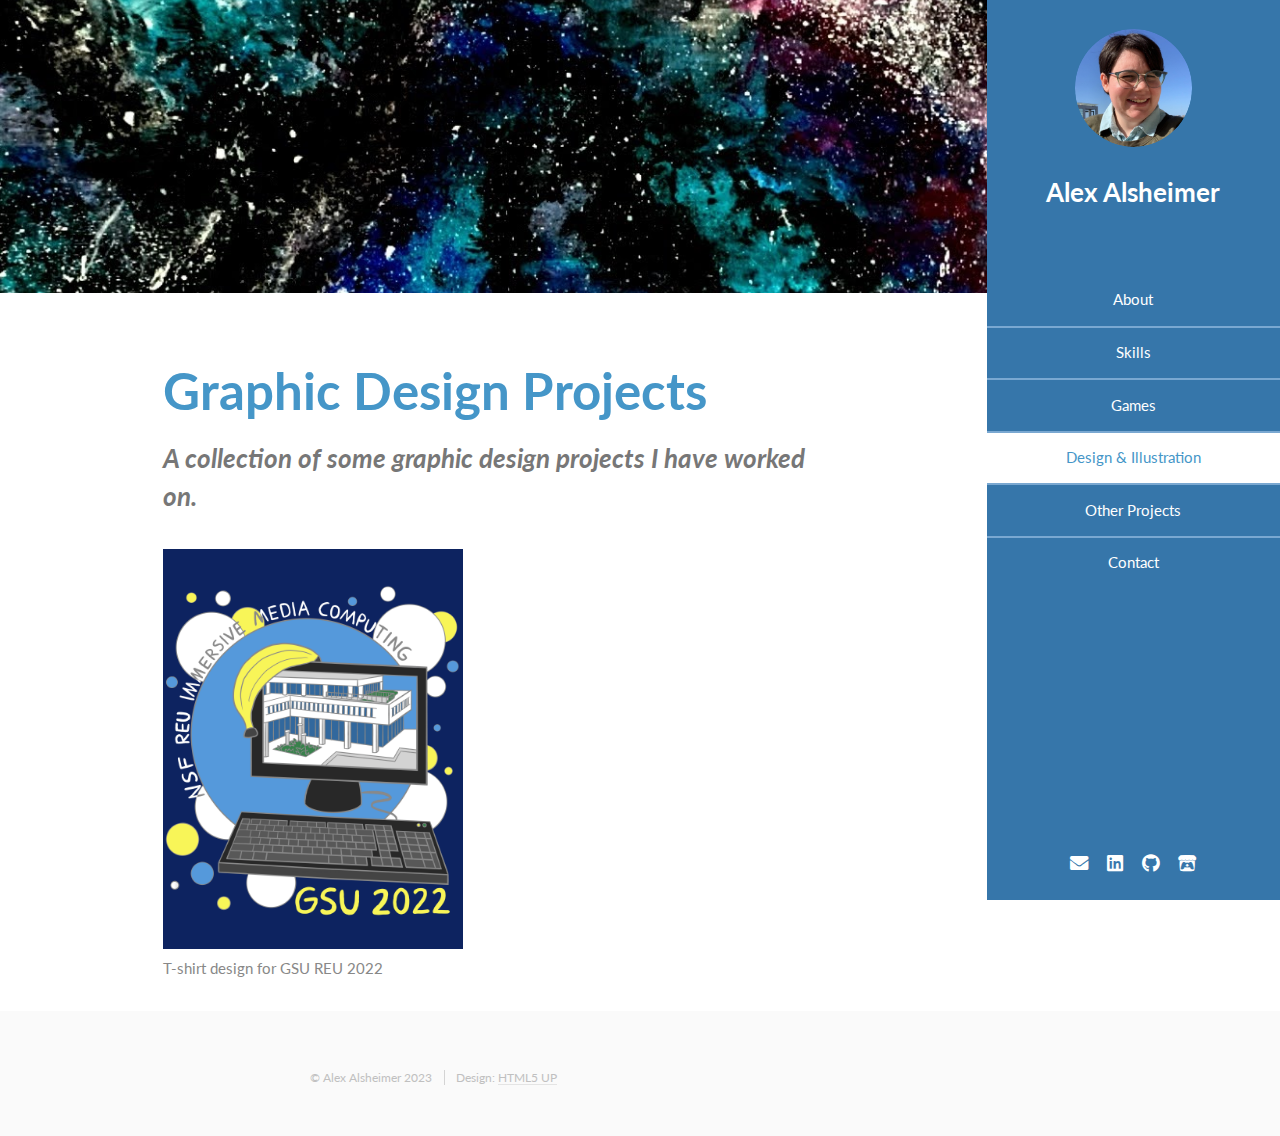
<file: graphicdesign.html>
<!DOCTYPE HTML>
<!--
	Read Only by HTML5 UP
	html5up.net | @ajlkn
	Free for personal and commercial use under the CCA 3.0 license (html5up.net/license)
-->
<html>
	<head>
		<title>Alex Alsheimer</title>
		<meta charset="utf-8" />
		<meta name="viewport" content="width=device-width, initial-scale=1, user-scalable=no" />
		<link rel="stylesheet" href="assets/css/pages.css" />
	</head>
	<body class="is-preload">

		<!-- Header -->
			<section id="header">
				<header>
					<span class="image avatar"><img src="images/avatar.jpg" alt="" /></span>
					<h1 id="logo"><a href="#">Alex Alsheimer</a></h1>
					<p> <br />
					 </p>
				</header>
				<nav id="nav">
					<ul>
						<li><a href="index.html#one">About</a></li>
						<li><a href="index.html#two">Skills</a></li>
						<li><a href="index.html#three" >Games</a></li>
						<li><a href="index.html#six" class="active">Design & Illustration</a></li>
						<li><a href="index.html#four">Other Projects</a></li>
						<li><a href="index.html#five">Contact</a></li>
					</ul>
				</nav>
				<footer>
					<ul class="icons">
						<li><a href="mailto:amalsheimer@gmail.com" class="icon solid fa-envelope"><span class="label">Email</span></a></li>
						<li><a href="https://www.linkedin.com/in/amalsheimer/" class="icon brands fa-linkedin"><span class="label">Linkedin</span></a></li>
						<li><a href="https://github.com/amalsheimer" class="icon brands fa-github"><span class="label">Github</span></a></li>
						<li><a href="https://amalsheimer.itch.io/" class="icon brands fa-itch-io"><span class="label">Itch.io</span></a></li>
					</ul>
				</footer>
			</section>

		<!-- Wrapper -->
			<div id="wrapper">

				<!-- Main -->
					<div id="main">

						<!-- One -->
							<section id="one">
								<div class="image main" data-position="center">
									<img src="images/mainheader.jpg" alt="" />
								</div>
								<div class="container">
									<header class="major">
										<h2>Graphic Design Projects</h2>
										<p><i>A collection of some graphic design projects I have worked on. </i></p>
										<p></p>
									</header>
									<p> </p>
									<!-- <h3>Gameplay:</h3>
									<p class="pagetext"> Narravas is a branching narrative text-based adventure game with an additional artistic component. As the player advances through the story and makes decisions, elements are slowly added to an image that reflects the player's choices. The image is blurred throughout the story, only being revealed at the end.  </p>
									<p class="pagetext"> The elements added to the image are selected at random from a list of artwork from different artists (the artist being the three developers of the game). This is to ensure that even if a player were to make the same decisions multiple times, they would receive a different work of art at the end.</p>
									--> 

									<figure>
										<img src="images/gsutshirt.png" alt="" class="thumbnail" height="400em" width="300em ">
										<figcaption>T-shirt design for GSU REU 2022</figcaption>
									 </figure>
								
									
									<!-- imags -->
									<!--<h3>Contributions:</h3>
									<p class="pagetext">Developed with Anthony Forcella and Christian Gibson.</p>
									<ul>
									<li>Game Design & Ideation</li>
									<li>Scripting and managing Ink-Unity integration</li>
									<li>Additional Illustration</li>
									<li>Project management</li>
									</ul>
									<h3>Development:</h3>
									<p class="pagetext">This project was developed in four months as a work of algorithmic art for a class. Our team extensively prototyped, workshopped, and tested this project with classmates, culminating in a presentation open to the entire computer science department at College of Charleston.</p>
									<p class="pagetext">Out of all of the game projects I have worked on so far, this one was the most challenging. It was challenging on a technical level, as I was the scripting lead for the project despite being tasked with multiple things I had never attempted before. It took a lot of research and many long hours, but I was able to implement the intended functionality of the project.</p>
									<p class="pagetext">Narravas was also difficult from a logistical perspective. With a limited time to work on the project, but each team member having completely different schedules, it took a lot of coordination to be able to meet with the rest of the team. </p>
									<p class="pagetext">Despite the many challenges, and everyone on the team having different and sometimes conflicting ideas that they were passionate about, we were able to pull together the project in the end.</p>
									<p class="pagetext"><i>View the demo/pitch deck for the project (using a working title) <a href="documents\Narravas Pitch Deck.pdf"><b>here</b></a> </i> </p>
									<p class="pagetext"><i>View the initial prototyping document <a href="documents\Narravas Prototyping.pdf"><b>here</b></a> </i></p>
									<ul>
										<li>Engine: Unity Engine</li>
										<li>Scripting: C#</li>
										<li>Scripting: Ink</li>
										<li>Illustration: ibisPaint X</li>
									-->
										
										
										</ul>
										 <!-- imagesssssss behidn the scenss -->
										 
										 <!-- <img class="gameimage" src="images/pic01b.png" alt="" height="300em" width="450em" /> -->
										 
										 
										 
									
								</div>
							</section>

						<!-- Two -->
							<!-- <section id="two">
								<div class="container">
									<h3>Skills & Technologies</h3>
									<p></p>
									<ul class="feature-icons">
										<li class="icon solid fa-gamepad">Game Design</li>
										<li class="icon solid fa-cubes">Unity Engine & C#</li>
										<li class="icon solid fa-book"></li>
										<li class="icon solid fa-video">Iterative Design Process (Prototyping, User Testing)</li>
										<li class="icon solid fa-palette">Research</li>
							
									</ul>
								</div>
							</section>
						-->

						<!-- Three -->
							<!--<section id="three">
								<div class="container">
									<h3>Games and Game-Related Projects</h3>
									<p></p>
									<div class="features">
										<article>
											<a href="https://amalsheimer.itch.io/surveyor" class="image"><img src="images/pic01a.png" alt="" /></a>
											<div class="inner">
												<h4>Surveyor (In development)</h4>
												<h5>A point-and-click adventure game based off of real storm surveying techniques. </h5>
												<p><b>Technology:</b> Unity Engine, C#<br>
												<b>Contributions:</b> All design, art, and development</p>
											</div>
										</article>
										<article>
											<a href="https://amalsheimer.itch.io/narravas" class="image"><img src="images/pic01b.png" alt="" /></a>
											<div class="inner">
												<h4>Narravas</h4>
												<h5>A prototype interactive storytelling experience that generates a work of art as you play. </h5> 
												<p>Made with Anthony Forcella and Christian Gibson.<br>
													<b>Technology:</b> Unity Engine, C#, Ink (Scripting Language)<br>
													<b>Contributions:</b> Concept, Programming & Ink-Unity Integration, Some art assets</p>
												</p>
											</div>
										</article>
										<article>
											<a href="https://link.springer.com/chapter/10.1007/978-3-031-28993-4_13" class="image"><img src="images/pic03a.png" alt="" /></a>
											<div class="inner">
												<h4>A Review of Game Design Techniques for Managing Suspense</h4>
												<h5>Research and analysis of the way games affect a player's suspsense level and potential applications of those techniques</h5>
												<p>Worked with Dr. Ying Zhu and Daniel Kim at Georgia State University Immersive Media Computing REU<br>
													<b>Technology: </b> n/a <br>
													<b>Contributions:</b> Literature review/analysis</p>
											</div>
										</article>
										<article>
											<a href="https://amalsheimer.itch.io/snowballing" class="image"><img src="images/pic01c.png" alt="" /></a>
											<div class="inner">
												<h4>Snowballing (In development)</h4>
												<h5>A puzzle platformer where you play as a snowball collecting snow, gaining mass to jump higher and progress.</h5>
												<p><b>Technology:</b> Unity Engine, C#<br>
													<b>Contributions:</b> All design and development</p>
											</div>
										</article>
									</div>
								</div>
							</section> -->

							<!--<section id="four">
								<div class="container">
									<h3>User Interface/Experience</h3>
									<p></p>
									<div class="features">
										<article>
											<a href="https://github.com/Dragoness6215/MYdata" class="image"><img src="images/pic02a.png" alt="" /></a>
											<div class="inner">
												<h4>MYdata</h4>
												<h5>User interface redesign & improving functionality for a data collection app.</h5>
												<p>App originally conceptualized by Dr. Sarah Schoemann and Jo Jackley. Worked alongside Lucas Fancher, Sarah Greene, Emma Satterfield and Drew Smuniewski.<br>
													<b>Technology:</b> Node.js, React Native, Android Studio<br>
													<b>Contributions:</b> UI re-design, New graph design, Project management (Agile & SCRUM), UI implementation</p>
											</div>
										</article>
										<article>
											<a href="https://www.figma.com/file/F8S5K4ixWzB3zQxhAXXmR7/Articuwin_Wireframe?node-id=0%3A1&t=jq289p5dWsxc2ycd-1" class="image"><img src="images/pic02b.png" alt="" /></a>
											<div class="inner">
												<h4>Articuwin</h4>
												<h5> User interface design and workflow for a proposed simplistic task-tracking app.</h5>
												<p> <b>Technology:</b> Figma<br>
													<b>Contributions:</b> UI design, Documentation, Figma implementation & functionality</p>
											</div>
										</article>
									</div>
								</div>
							</section> -->

							<!-- <section id="five">
								<div class="container">
									<h3>Other</h3>
									<p></p>
									<div class="features">
										
										<article>
											<a href="https://youtu.be/IrAvU8sAzpc" class="image"><img src="images/pic03b.png" alt="" /></a>
											<div class="inner">
												<h4>Mix-Up-World TV</h4>
												<h5>A 45-minute parody film that takes the form of flipping through television channels.</h5>
												<p><b>Technology: </b>Davinci Resolve<br>
													<b>Contributions: </b>All writing, production, and editing, as well as some acting.</p>
											</div>
										</article>
										<!-- <article>
											<a href="#" class="image"><img src="images/pic04b.jpg" alt="" /></a>
											<div class="inner">
												<h4>Short Stories</h4>
												<p>Collection of writing.</p>
											</div>
										</article> --> 
									</div>
								</div>
							</section> 
						

						<!-- Four -->
						
							<!-- <section id="four">
								<div class="container">
									<h3>Contact Me</h3>
									<p>Integer eu ante ornare amet commetus vestibulum blandit integer in curae ac faucibus integer non. Adipiscing cubilia elementum integer. Integer eu ante ornare amet commetus.</p>
									<form method="post" action="mailto:amalsheimer@gmail.com">
										<div class="row gtr-uniform">
											<div class="col-6 col-12-xsmall"><input type="text" name="name" id="name" placeholder="Name" /></div>
											<div class="col-6 col-12-xsmall"><input type="email" name="email" id="email" placeholder="Email" /></div>
											<div class="col-12"><input type="text" name="subject" id="subject" placeholder="Subject" /></div>
											<div class="col-12"><textarea name="message" id="message" placeholder="Message" rows="6"></textarea></div>
											<div class="col-12">
												<ul class="actions">
													<li><input type="submit" class="primary" value="Send Message" /></li>
													<li><input type="reset" value="Reset Form" /></li>
												</ul>
											</div>
										</div>
									</form>
								</div>
							</section> -->
						

						<!-- Five -->
						<!--
							<section id="five">
								<div class="container">
									<h3>Elements</h3>

									<section>
										<h4>Text</h4>
										<p>This is <b>bold</b> and this is <strong>strong</strong>. This is <i>italic</i> and this is <em>emphasized</em>.
										This is <sup>superscript</sup> text and this is <sub>subscript</sub> text.
										This is <u>underlined</u> and this is code: <code>for (;;) { ... }</code>. Finally, <a href="#">this is a link</a>.</p>
										<hr />
										<header>
											<h4>Heading with a Subtitle</h4>
											<p>Lorem ipsum dolor sit amet nullam id egestas urna aliquam</p>
										</header>
										<p>Nunc lacinia ante nunc ac lobortis. Interdum adipiscing gravida odio porttitor sem non mi integer non faucibus ornare mi ut ante amet placerat aliquet. Volutpat eu sed ante lacinia sapien lorem accumsan varius montes viverra nibh in adipiscing blandit tempus accumsan.</p>
										<header>
											<h5>Heading with a Subtitle</h5>
											<p>Lorem ipsum dolor sit amet nullam id egestas urna aliquam</p>
										</header>
										<p>Nunc lacinia ante nunc ac lobortis. Interdum adipiscing gravida odio porttitor sem non mi integer non faucibus ornare mi ut ante amet placerat aliquet. Volutpat eu sed ante lacinia sapien lorem accumsan varius montes viverra nibh in adipiscing blandit tempus accumsan.</p>
										<hr />
										<h2>Heading Level 2</h2>
										<h3>Heading Level 3</h3>
										<h4>Heading Level 4</h4>
										<h5>Heading Level 5</h5>
										<h6>Heading Level 6</h6>
										<hr />
										<h5>Blockquote</h5>
										<blockquote>Fringilla nisl. Donec accumsan interdum nisi, quis tincidunt felis sagittis eget tempus euismod. Vestibulum ante ipsum primis in faucibus vestibulum. Blandit adipiscing eu felis iaculis volutpat ac adipiscing accumsan faucibus. Vestibulum ante ipsum primis in faucibus lorem ipsum dolor sit amet nullam adipiscing eu felis.</blockquote>
										<h5>Preformatted</h5>
										<pre><code>i = 0;

while (!deck.isInOrder()) {
    print 'Iteration ' + i;
    deck.shuffle();
    i++;
}

print 'It took ' + i + ' iterations to sort the deck.';</code></pre>
									</section>

									<section>
										<h4>Lists</h4>
										<div class="row">
											<div class="col-6 col-12-xsmall">
												<h5>Unordered</h5>
												<ul>
													<li>Dolor pulvinar etiam magna etiam.</li>
													<li>Sagittis adipiscing lorem eleifend.</li>
													<li>Felis enim feugiat dolore viverra.</li>
												</ul>
												<h5>Alternate</h5>
												<ul class="alt">
													<li>Dolor pulvinar etiam magna etiam.</li>
													<li>Sagittis adipiscing lorem eleifend.</li>
													<li>Felis enim feugiat dolore viverra.</li>
												</ul>
											</div>
											<div class="col-6 col-12-xsmall">
												<h5>Ordered</h5>
												<ol>
													<li>Dolor pulvinar etiam magna etiam.</li>
													<li>Etiam vel felis at lorem sed viverra.</li>
													<li>Felis enim feugiat dolore viverra.</li>
													<li>Dolor pulvinar etiam magna etiam.</li>
													<li>Etiam vel felis at lorem sed viverra.</li>
													<li>Felis enim feugiat dolore viverra.</li>
												</ol>
												<h5>Icons</h5>
												<ul class="icons">
													<li><a href="#" class="icon brands fa-twitter"><span class="label">Twitter</span></a></li>
													<li><a href="#" class="icon brands fa-facebook-f"><span class="label">Facebook</span></a></li>
													<li><a href="#" class="icon brands fa-instagram"><span class="label">Instagram</span></a></li>
													<li><a href="#" class="icon brands fa-github"><span class="label">Github</span></a></li>
													<li><a href="#" class="icon brands fa-dribbble"><span class="label">Dribbble</span></a></li>
													<li><a href="#" class="icon brands fa-tumblr"><span class="label">Tumblr</span></a></li>
												</ul>
											</div>
										</div>
										<h5>Actions</h5>
										<ul class="actions">
											<li><a href="#" class="button primary">Default</a></li>
											<li><a href="#" class="button">Default</a></li>
											<li><a href="#" class="button alt">Default</a></li>
										</ul>
										<ul class="actions small">
											<li><a href="#" class="button primary small">Small</a></li>
											<li><a href="#" class="button small">Small</a></li>
											<li><a href="#" class="button alt small">Small</a></li>
										</ul>
										<div class="row">
											<div class="col-3 col-6-medium col-12-xsmall">
												<ul class="actions stacked">
													<li><a href="#" class="button primary">Default</a></li>
													<li><a href="#" class="button">Default</a></li>
													<li><a href="#" class="button alt">Default</a></li>
												</ul>
											</div>
											<div class="col-3 col-6 col-12-xsmall">
												<ul class="actions stacked">
													<li><a href="#" class="button primary small">Small</a></li>
													<li><a href="#" class="button small">Small</a></li>
													<li><a href="#" class="button alt small">Small</a></li>
												</ul>
											</div>
											<div class="col-3 col-6-medium col-12-xsmall">
												<ul class="actions stacked">
													<li><a href="#" class="button primary fit">Default</a></li>
													<li><a href="#" class="button fit">Default</a></li>
													<li><a href="#" class="button alt fit">Default</a></li>
												</ul>
											</div>
											<div class="col-3 col-6-medium col-12-xsmall">
												<ul class="actions stacked">
													<li><a href="#" class="button primary small fit">Small</a></li>
													<li><a href="#" class="button small fit">Small</a></li>
													<li><a href="#" class="button alt small fit">Small</a></li>
												</ul>
											</div>
										</div>
									</section>

									<section>
										<h4>Table</h4>
										<h5>Default</h5>
										<div class="table-wrapper">
											<table>
												<thead>
													<tr>
														<th>Name</th>
														<th>Description</th>
														<th>Price</th>
													</tr>
												</thead>
												<tbody>
													<tr>
														<td>Item One</td>
														<td>Ante turpis integer aliquet porttitor.</td>
														<td>29.99</td>
													</tr>
													<tr>
														<td>Item Two</td>
														<td>Vis ac commodo adipiscing arcu aliquet.</td>
														<td>19.99</td>
													</tr>
													<tr>
														<td>Item Three</td>
														<td> Morbi faucibus arcu accumsan lorem.</td>
														<td>29.99</td>
													</tr>
													<tr>
														<td>Item Four</td>
														<td>Vitae integer tempus condimentum.</td>
														<td>19.99</td>
													</tr>
													<tr>
														<td>Item Five</td>
														<td>Ante turpis integer aliquet porttitor.</td>
														<td>29.99</td>
													</tr>
												</tbody>
												<tfoot>
													<tr>
														<td colspan="2"></td>
														<td>100.00</td>
													</tr>
												</tfoot>
											</table>
										</div>

										<h5>Alternate</h5>
										<div class="table-wrapper">
											<table class="alt">
												<thead>
													<tr>
														<th>Name</th>
														<th>Description</th>
														<th>Price</th>
													</tr>
												</thead>
												<tbody>
													<tr>
														<td>Item One</td>
														<td>Ante turpis integer aliquet porttitor.</td>
														<td>29.99</td>
													</tr>
													<tr>
														<td>Item Two</td>
														<td>Vis ac commodo adipiscing arcu aliquet.</td>
														<td>19.99</td>
													</tr>
													<tr>
														<td>Item Three</td>
														<td> Morbi faucibus arcu accumsan lorem.</td>
														<td>29.99</td>
													</tr>
													<tr>
														<td>Item Four</td>
														<td>Vitae integer tempus condimentum.</td>
														<td>19.99</td>
													</tr>
													<tr>
														<td>Item Five</td>
														<td>Ante turpis integer aliquet porttitor.</td>
														<td>29.99</td>
													</tr>
												</tbody>
												<tfoot>
													<tr>
														<td colspan="2"></td>
														<td>100.00</td>
													</tr>
												</tfoot>
											</table>
										</div>
									</section>

									<section>
										<h4>Buttons</h4>
										<ul class="actions">
											<li><a href="#" class="button primary">Primary</a></li>
											<li><a href="#" class="button">Default</a></li>
											<li><a href="#" class="button alt">Alternate</a></li>
										</ul>
										<ul class="actions">
											<li><a href="#" class="button primary large">Large</a></li>
											<li><a href="#" class="button">Default</a></li>
											<li><a href="#" class="button alt small">Small</a></li>
										</ul>
										<ul class="actions fit">
											<li><a href="#" class="button primary fit">Fit</a></li>
											<li><a href="#" class="button fit">Fit</a></li>
											<li><a href="#" class="button alt fit">Fit</a></li>
										</ul>
										<ul class="actions fit small">
											<li><a href="#" class="button primary fit small">Fit + Small</a></li>
											<li><a href="#" class="button fit small">Fit + Small</a></li>
											<li><a href="#" class="button alt fit small">Fit + Small</a></li>
										</ul>
										<ul class="actions">
											<li><a href="#" class="button primary icon solid fa-download">Icon</a></li>
											<li><a href="#" class="button icon solid fa-download">Icon</a></li>
											<li><a href="#" class="button alt icon solid fa-check">Icon</a></li>
										</ul>
										<ul class="actions">
											<li><span class="button primary disabled">Primary</span></li>
											<li><span class="button disabled">Default</span></li>
											<li><span class="button alt disabled">Alternate</span></li>
										</ul>
									</section>

									<section>
										<h4>Form</h4>
										<form method="post" action="#">
											<div class="row gtr-uniform">
												<div class="col-6 col-12-xsmall">
													<input type="text" name="demo-name" id="demo-name" value="" placeholder="Name" />
												</div>
												<div class="col-6 col-12-xsmall">
													<input type="email" name="demo-email" id="demo-email" value="" placeholder="Email" />
												</div>
												<div class="col-12">
													<select name="demo-category" id="demo-category">
														<option value="">- Category -</option>
														<option value="1">Manufacturing</option>
														<option value="1">Shipping</option>
														<option value="1">Administration</option>
														<option value="1">Human Resources</option>
													</select>
												</div>
												<div class="col-4 col-12-medium">
													<input type="radio" id="demo-priority-low" name="demo-priority" checked>
													<label for="demo-priority-low">Low Priority</label>
												</div>
												<div class="col-4 col-12-medium">
													<input type="radio" id="demo-priority-normal" name="demo-priority">
													<label for="demo-priority-normal">Normal Priority</label>
												</div>
												<div class="col-4 col-12-medium">
													<input type="radio" id="demo-priority-high" name="demo-priority">
													<label for="demo-priority-high">High Priority</label>
												</div>
												<div class="col-6 col-12-medium">
													<input type="checkbox" id="demo-copy" name="demo-copy">
													<label for="demo-copy">Email me a copy of this message</label>
												</div>
												<div class="col-6 col-12-medium">
													<input type="checkbox" id="demo-human" name="demo-human" checked>
													<label for="demo-human">I am a human and not a robot</label>
												</div>
												<div class="col-12">
													<textarea name="demo-message" id="demo-message" placeholder="Enter your message" rows="6"></textarea>
												</div>
												<div class="col-12">
													<ul class="actions">
														<li><input type="submit" value="Send Message" /></li>
														<li><input type="reset" value="Reset" class="alt" /></li>
													</ul>
												</div>
											</div>
										</form>
									</section>

									<section>
										<h4>Image</h4>
										<h5>Fit</h5>
										<span class="image fit"><img src="images/banner.jpg" alt="" /></span>
										<div class="box alt">
											<div class="row gtr-50 gtr-uniform">
												<div class="col-4"><span class="image fit"><img src="images/pic01.jpg" alt="" /></span></div>
												<div class="col-4"><span class="image fit"><img src="images/pic02.jpg" alt="" /></span></div>
												<div class="col-4"><span class="image fit"><img src="images/pic03.jpg" alt="" /></span></div>
												<div class="col-4"><span class="image fit"><img src="images/pic02.jpg" alt="" /></span></div>
												<div class="col-4"><span class="image fit"><img src="images/pic03.jpg" alt="" /></span></div>
												<div class="col-4"><span class="image fit"><img src="images/pic01.jpg" alt="" /></span></div>
												<div class="col-4"><span class="image fit"><img src="images/pic03.jpg" alt="" /></span></div>
												<div class="col-4"><span class="image fit"><img src="images/pic01.jpg" alt="" /></span></div>
												<div class="col-4"><span class="image fit"><img src="images/pic02.jpg" alt="" /></span></div>
											</div>
										</div>
										<h5>Left &amp; Right</h5>
										<p><span class="image left"><img src="images/avatar.jpg" alt="" /></span>Fringilla nisl. Donec accumsan interdum nisi, quis tincidunt felis sagittis eget. tempus euismod. Vestibulum ante ipsum primis in faucibus vestibulum. Blandit adipiscing eu felis iaculis volutpat ac adipiscing accumsan eu faucibus. Integer ac pellentesque praesent tincidunt felis sagittis eget. tempus euismod. Vestibulum ante ipsum primis in faucibus vestibulum. Blandit adipiscing eu felis iaculis volutpat ac adipiscing accumsan eu faucibus. Integer ac pellentesque praesent. Donec accumsan interdum nisi, quis tincidunt felis sagittis eget. tempus euismod. Vestibulum ante ipsum primis in faucibus vestibulum. Blandit adipiscing eu felis iaculis volutpat ac adipiscing accumsan eu faucibus. Integer ac pellentesque praesent tincidunt felis sagittis eget. tempus euismod. Vestibulum ante ipsum primis in faucibus vestibulum. Blandit adipiscing eu felis iaculis volutpat ac adipiscing accumsan eu faucibus. Integer ac pellentesque praesent.</p>
										<p><span class="image right"><img src="images/avatar.jpg" alt="" /></span>Fringilla nisl. Donec accumsan interdum nisi, quis tincidunt felis sagittis eget. tempus euismod. Vestibulum ante ipsum primis in faucibus vestibulum. Blandit adipiscing eu felis iaculis volutpat ac adipiscing accumsan eu faucibus. Integer ac pellentesque praesent tincidunt felis sagittis eget. tempus euismod. Vestibulum ante ipsum primis in faucibus vestibulum. Blandit adipiscing eu felis iaculis volutpat ac adipiscing accumsan eu faucibus. Integer ac pellentesque praesent. Donec accumsan interdum nisi, quis tincidunt felis sagittis eget. tempus euismod. Vestibulum ante ipsum primis in faucibus vestibulum. Blandit adipiscing eu felis iaculis volutpat ac adipiscing accumsan eu faucibus. Integer ac pellentesque praesent tincidunt felis sagittis eget. tempus euismod. Vestibulum ante ipsum primis in faucibus vestibulum. Blandit adipiscing eu felis iaculis volutpat ac adipiscing accumsan eu faucibus. Integer ac pellentesque praesent.</p>
									</section>

								</div>
							</section>
						-->

					</div>

				<!-- Footer -->
					<section id="footer">
						<div class="container">
							<ul class="copyright">
								<li>&copy; Alex Alsheimer 2023</li><li>Design: <a href="http://html5up.net">HTML5 UP</a></li>
							</ul>
						</div>
					</section>

			</div>

		<!-- Scripts -->
			<script src="assets/js/jquery.min.js"></script>
			<script src="assets/js/jquery.scrollex.min.js"></script>
			<script src="assets/js/jquery.scrolly.min.js"></script>
			<script src="assets/js/browser.min.js"></script>
			<script src="assets/js/breakpoints.min.js"></script>
			<script src="assets/js/util.js"></script>
			<script src="assets/js/main.js"></script>

	</body>
</html>
</file>
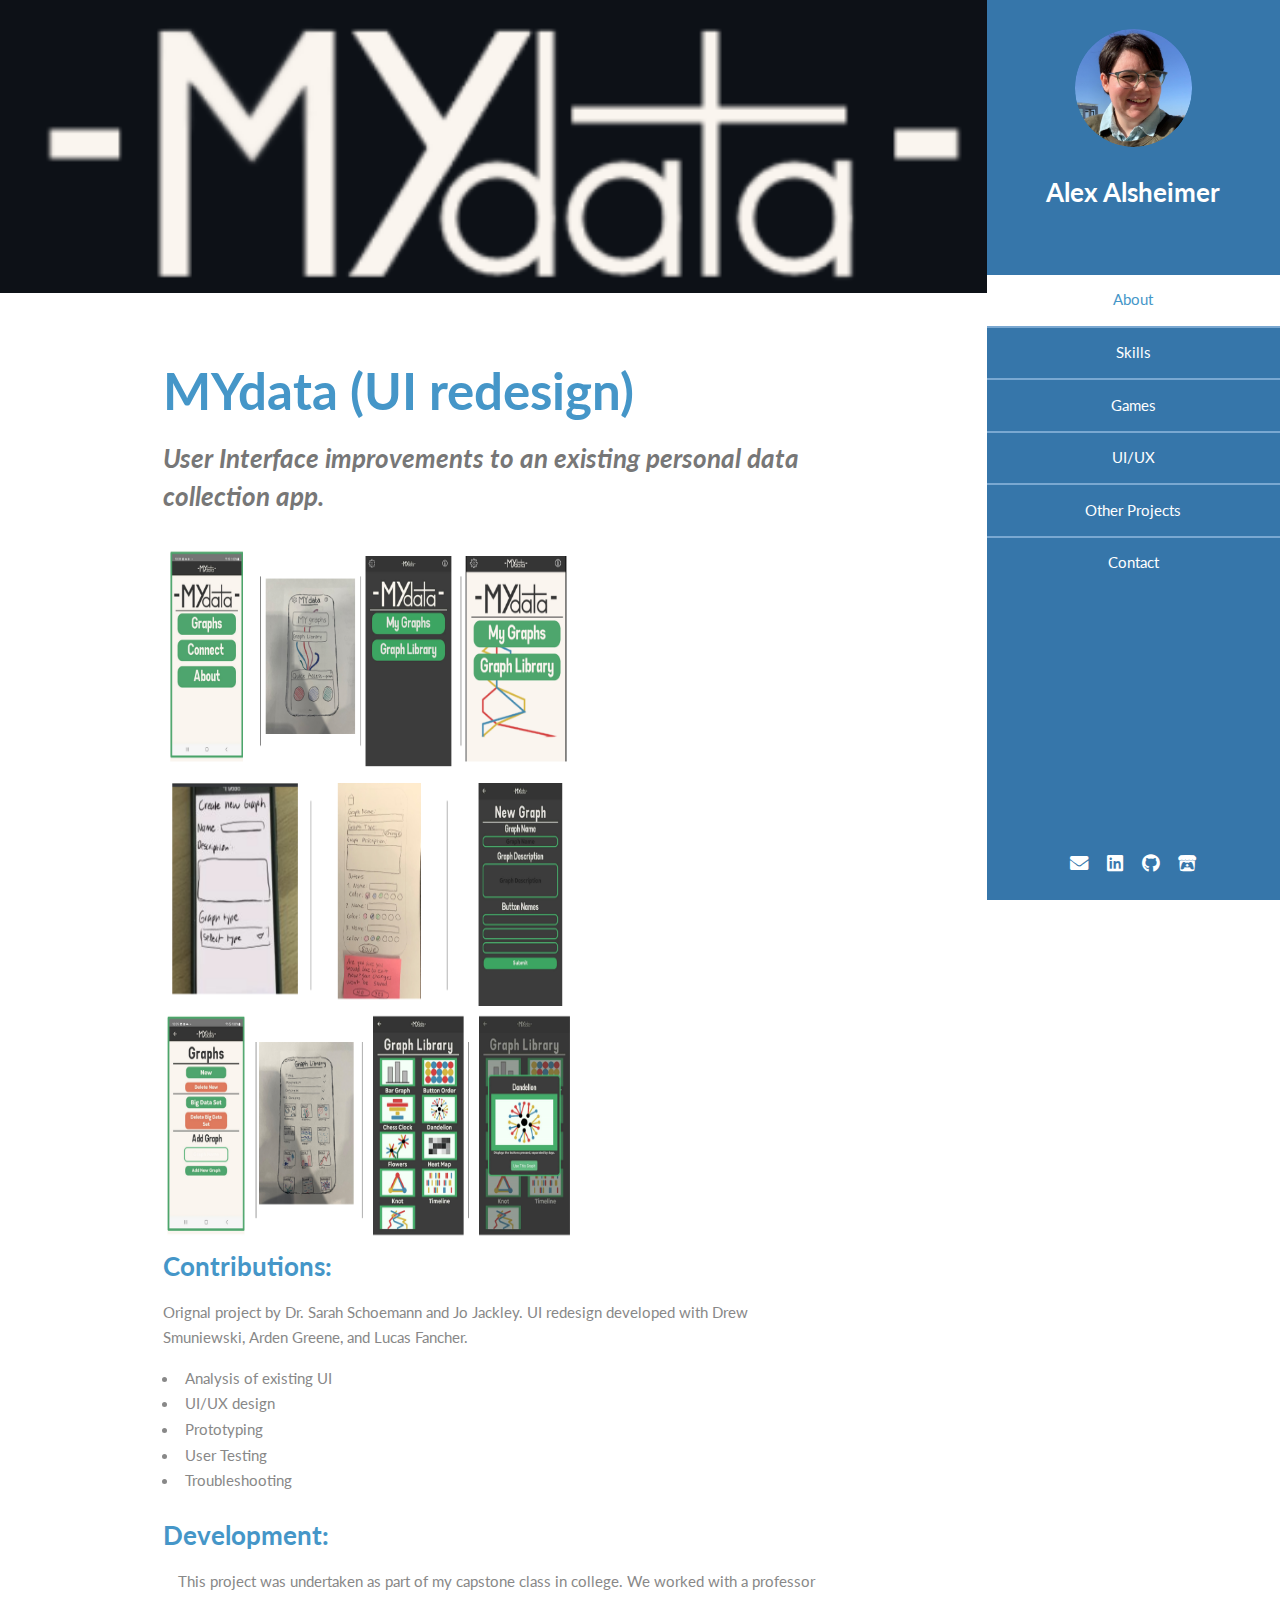
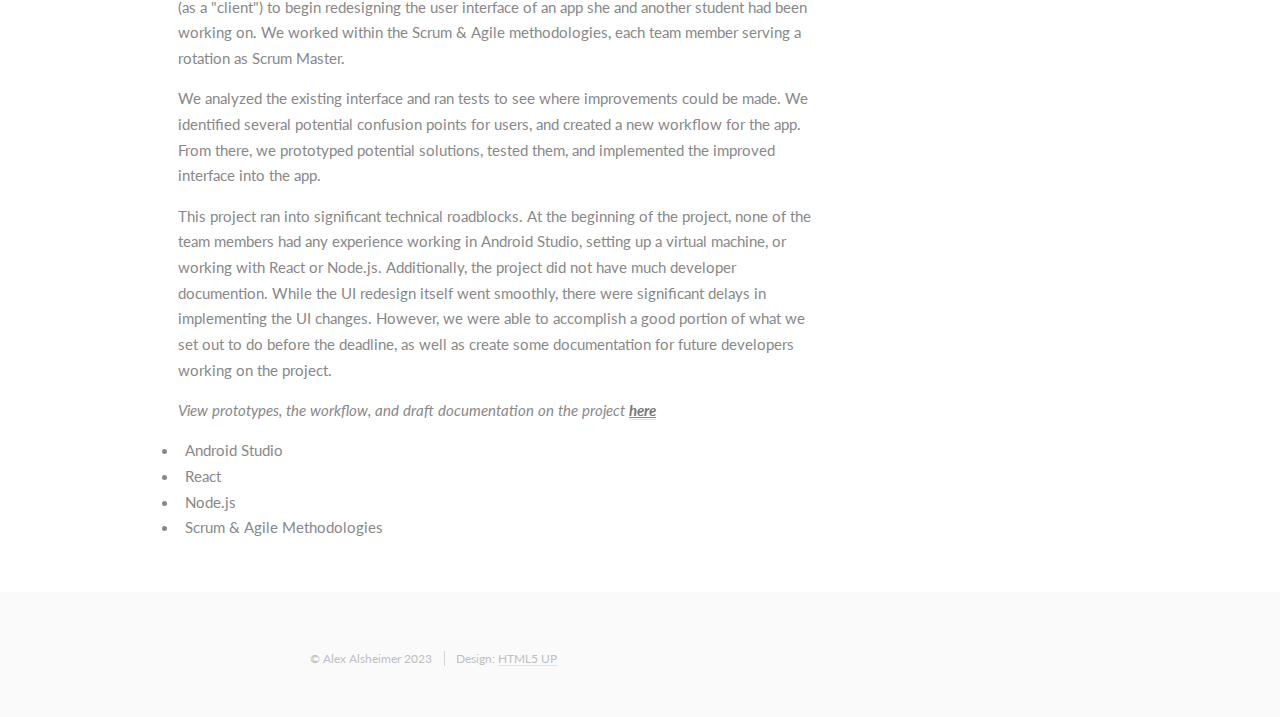
<file: mydata.html>
<!DOCTYPE HTML>
<!--
	Read Only by HTML5 UP
	html5up.net | @ajlkn
	Free for personal and commercial use under the CCA 3.0 license (html5up.net/license)
-->
<html>
	<head>
		<title>Alex Alsheimer</title>
		<meta charset="utf-8" />
		<meta name="viewport" content="width=device-width, initial-scale=1, user-scalable=no" />
		<link rel="stylesheet" href="assets/css/pages.css" />
	</head>
	<body class="is-preload">

		<!-- Header -->
			<section id="header">
				<header>
					<span class="image avatar"><img src="images/avatar.jpg" alt="" /></span>
					<h1 id="logo"><a href="#">Alex Alsheimer</a></h1>
					<p> <br />
					 </p>
				</header>
				<nav id="nav">
					<ul>
						<li><a href="#one" class="active">About</a></li>
						<li><a href="#two">Skills</a></li>
						<li><a href="#three">Games</a></li>
						<li><a href="#six">UI/UX</a></li>
						<li><a href="#four">Other Projects</a></li>
						<li><a href="#five">Contact</a></li>
						<!--<li><a href="testpage2.html">Other</a></li>-->
					</ul>
				</nav>
				<footer>
					<ul class="icons">
						<li><a href="mailto:amalsheimer@gmail.com" class="icon solid fa-envelope"><span class="label">Email</span></a></li>
						<li><a href="https://www.linkedin.com/in/amalsheimer/" class="icon brands fa-linkedin"><span class="label">Linkedin</span></a></li>
						<li><a href="https://github.com/amalsheimer" class="icon brands fa-github"><span class="label">Github</span></a></li>
						<li><a href="https://amalsheimer.itch.io/" class="icon brands fa-itch-io"><span class="label">Itch.io</span></a></li>
					</ul>
				</footer>
			</section>

		<!-- Wrapper -->
			<div id="wrapper">

				<!-- Main -->
					<div id="main">

						<!-- One -->
							<section id="one">
								<div class="image main" data-position="center">
									<img src="images/mydata.png" alt="" />
								</div>
								<div class="container">
									<header class="major">
										<h2>MYdata (UI redesign)</h2>
										<p><i>User Interface improvements to an existing personal data collection app.</i></p>
										<!--<p><a href="https://www.figma.com/proto/F8S5K4ixWzB3zQxhAXXmR7/Articuwin_Wireframe?type=design&node-id=0-1&scaling=scale-down&page-id=0%3A1&starting-point-node-id=1%3A5" class="button primary">Demonstration (Figma)</a></p>
										--> </header>
									<p> </p>
									<!--<h3>Gameplay:</h3>
									<p class="pagetext"> You play as a snowball, able to move by rolling around the level. Your goal is to collect all of the piles of snow in the area. As you collect snow, your size increases, which changes your movement speed and jump height. You must strategize as to how much snow you will collect when in order to reach all of the remaining snow.</p>
									<img class="gameimage" src="images/Snowballing2.png" alt="" height="300em" width="450em" /> -->
									<!-- <img class="gameimage" src="images/pic01b.png" alt="" height="300em" width="450em" />
									<img class="gameimage" src="images/pic01b.png" alt="" height="300em" width="450em" />
									<iframe width="500em" height="300em" src="https://www.youtube.com/embed/HhOrswsp-oQ?si=wi9iMeYHCONRRYZW" title="YouTube video player" frameborder="0" allow="accelerometer; autoplay; clipboard-write; encrypted-media; gyroscope; picture-in-picture; web-share" allowfullscreen></iframe>
									--> 
									<img class="gameimage" src="images/mdhomescreen.PNG" alt="" height="225em" width="425em" />
									<img class="gameimage" src="images/mdnewgraph.PNG" alt="" height="225em" width="425em" />
									<img class="gameimage" src="images/mdlibrary.PNG" alt="" height="225em" width="425em" />
								
									<!-- imags -->
									<h3>Contributions:</h3>

									<p class="pagetext">Orignal project by Dr. Sarah Schoemann and Jo Jackley. UI redesign developed with Drew Smuniewski, Arden Greene, and Lucas Fancher.</p>
									<ul>
										
										<li>Analysis of existing UI</li>
										<li>UI/UX design</li>
										<li>Prototyping</li>
										<li>User Testing</li>
										<li>Troubleshooting</li>
							
									</ul>
									<h3>Development:</h3>
									<ul>
										
										<p class="pagetext"> This project was undertaken as part of my capstone class in college. We worked with a professor (as a "client") to begin redesigning the user interface of an app she and another student had been working on.  We worked within the Scrum & Agile methodologies, each team member serving a rotation as Scrum Master.</p>
										<p class="pagetext"> We analyzed the existing interface and ran tests to see where improvements could be made. We identified several potential confusion points for users, and created a new workflow for the app. From there, we prototyped potential solutions, tested them, and implemented the improved interface into the app. </p>
										<p class="pagetext"> This project ran into significant technical roadblocks. At the beginning of the project, none of the team members had any experience working in Android Studio, setting up a virtual machine, or working with React or Node.js. Additionally, the project did not have much developer documention. While the UI redesign itself went smoothly, there were significant delays in implementing the UI changes. However, we were able to accomplish a good portion of what we set out to do before the deadline, as well as create some documentation for future developers working on the project. </p>
										<p class="pagetext"><i>View prototypes, the workflow, and draft documentation on the project <a href="documents\MYdata Documentation.pdf"><u><b>here</b></a> </i> </u> </p>
										<li>Android Studio</li>
										<li>React </li>
										<li>Node.js</li>
										<li>Scrum & Agile Methodologies</li>
								

										
										
										
										</ul>
										  
											<!--<img class="gameimage" src="images/articuwinwireframes.png" alt="" height="300em" width="450em" />
											<img class="gameimage" src="images/articuwindesignprocess.png" alt="" height="300em" width="450em" />
											-->
										
										 

									
								</div>
							</section>

						<!-- Two -->
							<!-- <section id="two">
								<div class="container">
									<h3>Skills & Technologies</h3>
									<p></p>
									<ul class="feature-icons">
										<li class="icon solid fa-gamepad">Game Design</li>
										<li class="icon solid fa-cubes">Unity Engine & C#</li>
										<li class="icon solid fa-book"></li>
										<li class="icon solid fa-video">Iterative Design Process (Prototyping, User Testing)</li>
										<li class="icon solid fa-palette">Research</li>
							
									</ul>
								</div>
							</section>
						-->

						<!-- Three -->
							<!--<section id="three">
								<div class="container">
									<h3>Games and Game-Related Projects</h3>
									<p></p>
									<div class="features">
										<article>
											<a href="https://amalsheimer.itch.io/surveyor" class="image"><img src="images/pic01a.png" alt="" /></a>
											<div class="inner">
												<h4>Surveyor (In development)</h4>
												<h5>A point-and-click adventure game based off of real storm surveying techniques. </h5>
												<p><b>Technology:</b> Unity Engine, C#<br>
												<b>Contributions:</b> All design, art, and development</p>
											</div>
										</article>
										<article>
											<a href="https://amalsheimer.itch.io/narravas" class="image"><img src="images/pic01b.png" alt="" /></a>
											<div class="inner">
												<h4>Narravas</h4>
												<h5>A prototype interactive storytelling experience that generates a work of art as you play. </h5> 
												<p>Made with Anthony Forcella and Christian Gibson.<br>
													<b>Technology:</b> Unity Engine, C#, Ink (Scripting Language)<br>
													<b>Contributions:</b> Concept, Programming & Ink-Unity Integration, Some art assets</p>
												</p>
											</div>
										</article>
										<article>
											<a href="https://link.springer.com/chapter/10.1007/978-3-031-28993-4_13" class="image"><img src="images/pic03a.png" alt="" /></a>
											<div class="inner">
												<h4>A Review of Game Design Techniques for Managing Suspense</h4>
												<h5>Research and analysis of the way games affect a player's suspsense level and potential applications of those techniques</h5>
												<p>Worked with Dr. Ying Zhu and Daniel Kim at Georgia State University Immersive Media Computing REU<br>
													<b>Technology: </b> n/a <br>
													<b>Contributions:</b> Literature review/analysis</p>
											</div>
										</article>
										<article>
											<a href="https://amalsheimer.itch.io/snowballing" class="image"><img src="images/pic01c.png" alt="" /></a>
											<div class="inner">
												<h4>Snowballing (In development)</h4>
												<h5>A puzzle platformer where you play as a snowball collecting snow, gaining mass to jump higher and progress.</h5>
												<p><b>Technology:</b> Unity Engine, C#<br>
													<b>Contributions:</b> All design and development</p>
											</div>
										</article>
									</div>
								</div>
							</section> -->

							<!--<section id="four">
								<div class="container">
									<h3>User Interface/Experience</h3>
									<p></p>
									<div class="features">
										<article>
											<a href="https://github.com/Dragoness6215/MYdata" class="image"><img src="images/pic02a.png" alt="" /></a>
											<div class="inner">
												<h4>MYdata</h4>
												<h5>User interface redesign & improving functionality for a data collection app.</h5>
												<p>App originally conceptualized by Dr. Sarah Schoemann and Jo Jackley. Worked alongside Lucas Fancher, Sarah Greene, Emma Satterfield and Drew Smuniewski.<br>
													<b>Technology:</b> Node.js, React Native, Android Studio<br>
													<b>Contributions:</b> UI re-design, New graph design, Project management (Agile & SCRUM), UI implementation</p>
											</div>
										</article>
										<article>
											<a href="https://www.figma.com/file/F8S5K4ixWzB3zQxhAXXmR7/Articuwin_Wireframe?node-id=0%3A1&t=jq289p5dWsxc2ycd-1" class="image"><img src="images/pic02b.png" alt="" /></a>
											<div class="inner">
												<h4>Articuwin</h4>
												<h5> User interface design and workflow for a proposed simplistic task-tracking app.</h5>
												<p> <b>Technology:</b> Figma<br>
													<b>Contributions:</b> UI design, Documentation, Figma implementation & functionality</p>
											</div>
										</article>
									</div>
								</div>
							</section> -->

							<!-- <section id="five">
								<div class="container">
									<h3>Other</h3>
									<p></p>
									<div class="features">
										
										<article>
											<a href="https://youtu.be/IrAvU8sAzpc" class="image"><img src="images/pic03b.png" alt="" /></a>
											<div class="inner">
												<h4>Mix-Up-World TV</h4>
												<h5>A 45-minute parody film that takes the form of flipping through television channels.</h5>
												<p><b>Technology: </b>Davinci Resolve<br>
													<b>Contributions: </b>All writing, production, and editing, as well as some acting.</p>
											</div>
										</article>
										<!-- <article>
											<a href="#" class="image"><img src="images/pic04b.jpg" alt="" /></a>
											<div class="inner">
												<h4>Short Stories</h4>
												<p>Collection of writing.</p>
											</div>
										</article> --> 
									</div>
								</div>
							</section> 
						

						<!-- Four -->
						
							<!-- <section id="four">
								<div class="container">
									<h3>Contact Me</h3>
									<p>Integer eu ante ornare amet commetus vestibulum blandit integer in curae ac faucibus integer non. Adipiscing cubilia elementum integer. Integer eu ante ornare amet commetus.</p>
									<form method="post" action="mailto:amalsheimer@gmail.com">
										<div class="row gtr-uniform">
											<div class="col-6 col-12-xsmall"><input type="text" name="name" id="name" placeholder="Name" /></div>
											<div class="col-6 col-12-xsmall"><input type="email" name="email" id="email" placeholder="Email" /></div>
											<div class="col-12"><input type="text" name="subject" id="subject" placeholder="Subject" /></div>
											<div class="col-12"><textarea name="message" id="message" placeholder="Message" rows="6"></textarea></div>
											<div class="col-12">
												<ul class="actions">
													<li><input type="submit" class="primary" value="Send Message" /></li>
													<li><input type="reset" value="Reset Form" /></li>
												</ul>
											</div>
										</div>
									</form>
								</div>
							</section> -->
						

						<!-- Five -->
						<!--
							<section id="five">
								<div class="container">
									<h3>Elements</h3>

									<section>
										<h4>Text</h4>
										<p>This is <b>bold</b> and this is <strong>strong</strong>. This is <i>italic</i> and this is <em>emphasized</em>.
										This is <sup>superscript</sup> text and this is <sub>subscript</sub> text.
										This is <u>underlined</u> and this is code: <code>for (;;) { ... }</code>. Finally, <a href="#">this is a link</a>.</p>
										<hr />
										<header>
											<h4>Heading with a Subtitle</h4>
											<p>Lorem ipsum dolor sit amet nullam id egestas urna aliquam</p>
										</header>
										<p>Nunc lacinia ante nunc ac lobortis. Interdum adipiscing gravida odio porttitor sem non mi integer non faucibus ornare mi ut ante amet placerat aliquet. Volutpat eu sed ante lacinia sapien lorem accumsan varius montes viverra nibh in adipiscing blandit tempus accumsan.</p>
										<header>
											<h5>Heading with a Subtitle</h5>
											<p>Lorem ipsum dolor sit amet nullam id egestas urna aliquam</p>
										</header>
										<p>Nunc lacinia ante nunc ac lobortis. Interdum adipiscing gravida odio porttitor sem non mi integer non faucibus ornare mi ut ante amet placerat aliquet. Volutpat eu sed ante lacinia sapien lorem accumsan varius montes viverra nibh in adipiscing blandit tempus accumsan.</p>
										<hr />
										<h2>Heading Level 2</h2>
										<h3>Heading Level 3</h3>
										<h4>Heading Level 4</h4>
										<h5>Heading Level 5</h5>
										<h6>Heading Level 6</h6>
										<hr />
										<h5>Blockquote</h5>
										<blockquote>Fringilla nisl. Donec accumsan interdum nisi, quis tincidunt felis sagittis eget tempus euismod. Vestibulum ante ipsum primis in faucibus vestibulum. Blandit adipiscing eu felis iaculis volutpat ac adipiscing accumsan faucibus. Vestibulum ante ipsum primis in faucibus lorem ipsum dolor sit amet nullam adipiscing eu felis.</blockquote>
										<h5>Preformatted</h5>
										<pre><code>i = 0;

while (!deck.isInOrder()) {
    print 'Iteration ' + i;
    deck.shuffle();
    i++;
}

print 'It took ' + i + ' iterations to sort the deck.';</code></pre>
									</section>

									<section>
										<h4>Lists</h4>
										<div class="row">
											<div class="col-6 col-12-xsmall">
												<h5>Unordered</h5>
												<ul>
													<li>Dolor pulvinar etiam magna etiam.</li>
													<li>Sagittis adipiscing lorem eleifend.</li>
													<li>Felis enim feugiat dolore viverra.</li>
												</ul>
												<h5>Alternate</h5>
												<ul class="alt">
													<li>Dolor pulvinar etiam magna etiam.</li>
													<li>Sagittis adipiscing lorem eleifend.</li>
													<li>Felis enim feugiat dolore viverra.</li>
												</ul>
											</div>
											<div class="col-6 col-12-xsmall">
												<h5>Ordered</h5>
												<ol>
													<li>Dolor pulvinar etiam magna etiam.</li>
													<li>Etiam vel felis at lorem sed viverra.</li>
													<li>Felis enim feugiat dolore viverra.</li>
													<li>Dolor pulvinar etiam magna etiam.</li>
													<li>Etiam vel felis at lorem sed viverra.</li>
													<li>Felis enim feugiat dolore viverra.</li>
												</ol>
												<h5>Icons</h5>
												<ul class="icons">
													<li><a href="#" class="icon brands fa-twitter"><span class="label">Twitter</span></a></li>
													<li><a href="#" class="icon brands fa-facebook-f"><span class="label">Facebook</span></a></li>
													<li><a href="#" class="icon brands fa-instagram"><span class="label">Instagram</span></a></li>
													<li><a href="#" class="icon brands fa-github"><span class="label">Github</span></a></li>
													<li><a href="#" class="icon brands fa-dribbble"><span class="label">Dribbble</span></a></li>
													<li><a href="#" class="icon brands fa-tumblr"><span class="label">Tumblr</span></a></li>
												</ul>
											</div>
										</div>
										<h5>Actions</h5>
										<ul class="actions">
											<li><a href="#" class="button primary">Default</a></li>
											<li><a href="#" class="button">Default</a></li>
											<li><a href="#" class="button alt">Default</a></li>
										</ul>
										<ul class="actions small">
											<li><a href="#" class="button primary small">Small</a></li>
											<li><a href="#" class="button small">Small</a></li>
											<li><a href="#" class="button alt small">Small</a></li>
										</ul>
										<div class="row">
											<div class="col-3 col-6-medium col-12-xsmall">
												<ul class="actions stacked">
													<li><a href="#" class="button primary">Default</a></li>
													<li><a href="#" class="button">Default</a></li>
													<li><a href="#" class="button alt">Default</a></li>
												</ul>
											</div>
											<div class="col-3 col-6 col-12-xsmall">
												<ul class="actions stacked">
													<li><a href="#" class="button primary small">Small</a></li>
													<li><a href="#" class="button small">Small</a></li>
													<li><a href="#" class="button alt small">Small</a></li>
												</ul>
											</div>
											<div class="col-3 col-6-medium col-12-xsmall">
												<ul class="actions stacked">
													<li><a href="#" class="button primary fit">Default</a></li>
													<li><a href="#" class="button fit">Default</a></li>
													<li><a href="#" class="button alt fit">Default</a></li>
												</ul>
											</div>
											<div class="col-3 col-6-medium col-12-xsmall">
												<ul class="actions stacked">
													<li><a href="#" class="button primary small fit">Small</a></li>
													<li><a href="#" class="button small fit">Small</a></li>
													<li><a href="#" class="button alt small fit">Small</a></li>
												</ul>
											</div>
										</div>
									</section>

									<section>
										<h4>Table</h4>
										<h5>Default</h5>
										<div class="table-wrapper">
											<table>
												<thead>
													<tr>
														<th>Name</th>
														<th>Description</th>
														<th>Price</th>
													</tr>
												</thead>
												<tbody>
													<tr>
														<td>Item One</td>
														<td>Ante turpis integer aliquet porttitor.</td>
														<td>29.99</td>
													</tr>
													<tr>
														<td>Item Two</td>
														<td>Vis ac commodo adipiscing arcu aliquet.</td>
														<td>19.99</td>
													</tr>
													<tr>
														<td>Item Three</td>
														<td> Morbi faucibus arcu accumsan lorem.</td>
														<td>29.99</td>
													</tr>
													<tr>
														<td>Item Four</td>
														<td>Vitae integer tempus condimentum.</td>
														<td>19.99</td>
													</tr>
													<tr>
														<td>Item Five</td>
														<td>Ante turpis integer aliquet porttitor.</td>
														<td>29.99</td>
													</tr>
												</tbody>
												<tfoot>
													<tr>
														<td colspan="2"></td>
														<td>100.00</td>
													</tr>
												</tfoot>
											</table>
										</div>

										<h5>Alternate</h5>
										<div class="table-wrapper">
											<table class="alt">
												<thead>
													<tr>
														<th>Name</th>
														<th>Description</th>
														<th>Price</th>
													</tr>
												</thead>
												<tbody>
													<tr>
														<td>Item One</td>
														<td>Ante turpis integer aliquet porttitor.</td>
														<td>29.99</td>
													</tr>
													<tr>
														<td>Item Two</td>
														<td>Vis ac commodo adipiscing arcu aliquet.</td>
														<td>19.99</td>
													</tr>
													<tr>
														<td>Item Three</td>
														<td> Morbi faucibus arcu accumsan lorem.</td>
														<td>29.99</td>
													</tr>
													<tr>
														<td>Item Four</td>
														<td>Vitae integer tempus condimentum.</td>
														<td>19.99</td>
													</tr>
													<tr>
														<td>Item Five</td>
														<td>Ante turpis integer aliquet porttitor.</td>
														<td>29.99</td>
													</tr>
												</tbody>
												<tfoot>
													<tr>
														<td colspan="2"></td>
														<td>100.00</td>
													</tr>
												</tfoot>
											</table>
										</div>
									</section>

									<section>
										<h4>Buttons</h4>
										<ul class="actions">
											<li><a href="#" class="button primary">Primary</a></li>
											<li><a href="#" class="button">Default</a></li>
											<li><a href="#" class="button alt">Alternate</a></li>
										</ul>
										<ul class="actions">
											<li><a href="#" class="button primary large">Large</a></li>
											<li><a href="#" class="button">Default</a></li>
											<li><a href="#" class="button alt small">Small</a></li>
										</ul>
										<ul class="actions fit">
											<li><a href="#" class="button primary fit">Fit</a></li>
											<li><a href="#" class="button fit">Fit</a></li>
											<li><a href="#" class="button alt fit">Fit</a></li>
										</ul>
										<ul class="actions fit small">
											<li><a href="#" class="button primary fit small">Fit + Small</a></li>
											<li><a href="#" class="button fit small">Fit + Small</a></li>
											<li><a href="#" class="button alt fit small">Fit + Small</a></li>
										</ul>
										<ul class="actions">
											<li><a href="#" class="button primary icon solid fa-download">Icon</a></li>
											<li><a href="#" class="button icon solid fa-download">Icon</a></li>
											<li><a href="#" class="button alt icon solid fa-check">Icon</a></li>
										</ul>
										<ul class="actions">
											<li><span class="button primary disabled">Primary</span></li>
											<li><span class="button disabled">Default</span></li>
											<li><span class="button alt disabled">Alternate</span></li>
										</ul>
									</section>

									<section>
										<h4>Form</h4>
										<form method="post" action="#">
											<div class="row gtr-uniform">
												<div class="col-6 col-12-xsmall">
													<input type="text" name="demo-name" id="demo-name" value="" placeholder="Name" />
												</div>
												<div class="col-6 col-12-xsmall">
													<input type="email" name="demo-email" id="demo-email" value="" placeholder="Email" />
												</div>
												<div class="col-12">
													<select name="demo-category" id="demo-category">
														<option value="">- Category -</option>
														<option value="1">Manufacturing</option>
														<option value="1">Shipping</option>
														<option value="1">Administration</option>
														<option value="1">Human Resources</option>
													</select>
												</div>
												<div class="col-4 col-12-medium">
													<input type="radio" id="demo-priority-low" name="demo-priority" checked>
													<label for="demo-priority-low">Low Priority</label>
												</div>
												<div class="col-4 col-12-medium">
													<input type="radio" id="demo-priority-normal" name="demo-priority">
													<label for="demo-priority-normal">Normal Priority</label>
												</div>
												<div class="col-4 col-12-medium">
													<input type="radio" id="demo-priority-high" name="demo-priority">
													<label for="demo-priority-high">High Priority</label>
												</div>
												<div class="col-6 col-12-medium">
													<input type="checkbox" id="demo-copy" name="demo-copy">
													<label for="demo-copy">Email me a copy of this message</label>
												</div>
												<div class="col-6 col-12-medium">
													<input type="checkbox" id="demo-human" name="demo-human" checked>
													<label for="demo-human">I am a human and not a robot</label>
												</div>
												<div class="col-12">
													<textarea name="demo-message" id="demo-message" placeholder="Enter your message" rows="6"></textarea>
												</div>
												<div class="col-12">
													<ul class="actions">
														<li><input type="submit" value="Send Message" /></li>
														<li><input type="reset" value="Reset" class="alt" /></li>
													</ul>
												</div>
											</div>
										</form>
									</section>

									<section>
										<h4>Image</h4>
										<h5>Fit</h5>
										<span class="image fit"><img src="images/banner.jpg" alt="" /></span>
										<div class="box alt">
											<div class="row gtr-50 gtr-uniform">
												<div class="col-4"><span class="image fit"><img src="images/pic01.jpg" alt="" /></span></div>
												<div class="col-4"><span class="image fit"><img src="images/pic02.jpg" alt="" /></span></div>
												<div class="col-4"><span class="image fit"><img src="images/pic03.jpg" alt="" /></span></div>
												<div class="col-4"><span class="image fit"><img src="images/pic02.jpg" alt="" /></span></div>
												<div class="col-4"><span class="image fit"><img src="images/pic03.jpg" alt="" /></span></div>
												<div class="col-4"><span class="image fit"><img src="images/pic01.jpg" alt="" /></span></div>
												<div class="col-4"><span class="image fit"><img src="images/pic03.jpg" alt="" /></span></div>
												<div class="col-4"><span class="image fit"><img src="images/pic01.jpg" alt="" /></span></div>
												<div class="col-4"><span class="image fit"><img src="images/pic02.jpg" alt="" /></span></div>
											</div>
										</div>
										<h5>Left &amp; Right</h5>
										<p><span class="image left"><img src="images/avatar.jpg" alt="" /></span>Fringilla nisl. Donec accumsan interdum nisi, quis tincidunt felis sagittis eget. tempus euismod. Vestibulum ante ipsum primis in faucibus vestibulum. Blandit adipiscing eu felis iaculis volutpat ac adipiscing accumsan eu faucibus. Integer ac pellentesque praesent tincidunt felis sagittis eget. tempus euismod. Vestibulum ante ipsum primis in faucibus vestibulum. Blandit adipiscing eu felis iaculis volutpat ac adipiscing accumsan eu faucibus. Integer ac pellentesque praesent. Donec accumsan interdum nisi, quis tincidunt felis sagittis eget. tempus euismod. Vestibulum ante ipsum primis in faucibus vestibulum. Blandit adipiscing eu felis iaculis volutpat ac adipiscing accumsan eu faucibus. Integer ac pellentesque praesent tincidunt felis sagittis eget. tempus euismod. Vestibulum ante ipsum primis in faucibus vestibulum. Blandit adipiscing eu felis iaculis volutpat ac adipiscing accumsan eu faucibus. Integer ac pellentesque praesent.</p>
										<p><span class="image right"><img src="images/avatar.jpg" alt="" /></span>Fringilla nisl. Donec accumsan interdum nisi, quis tincidunt felis sagittis eget. tempus euismod. Vestibulum ante ipsum primis in faucibus vestibulum. Blandit adipiscing eu felis iaculis volutpat ac adipiscing accumsan eu faucibus. Integer ac pellentesque praesent tincidunt felis sagittis eget. tempus euismod. Vestibulum ante ipsum primis in faucibus vestibulum. Blandit adipiscing eu felis iaculis volutpat ac adipiscing accumsan eu faucibus. Integer ac pellentesque praesent. Donec accumsan interdum nisi, quis tincidunt felis sagittis eget. tempus euismod. Vestibulum ante ipsum primis in faucibus vestibulum. Blandit adipiscing eu felis iaculis volutpat ac adipiscing accumsan eu faucibus. Integer ac pellentesque praesent tincidunt felis sagittis eget. tempus euismod. Vestibulum ante ipsum primis in faucibus vestibulum. Blandit adipiscing eu felis iaculis volutpat ac adipiscing accumsan eu faucibus. Integer ac pellentesque praesent.</p>
									</section>

								</div>
							</section>
						-->

					</div>

				<!-- Footer -->
					<section id="footer">
						<div class="container">
							<ul class="copyright">
								<li>&copy; Alex Alsheimer 2023</li><li>Design: <a href="http://html5up.net">HTML5 UP</a></li>
							</ul>
						</div>
					</section>

			</div>

		<!-- Scripts -->
			<script src="assets/js/jquery.min.js"></script>
			<script src="assets/js/jquery.scrollex.min.js"></script>
			<script src="assets/js/jquery.scrolly.min.js"></script>
			<script src="assets/js/browser.min.js"></script>
			<script src="assets/js/breakpoints.min.js"></script>
			<script src="assets/js/util.js"></script>
			<script src="assets/js/main.js"></script>

	</body>
</html>
</file>
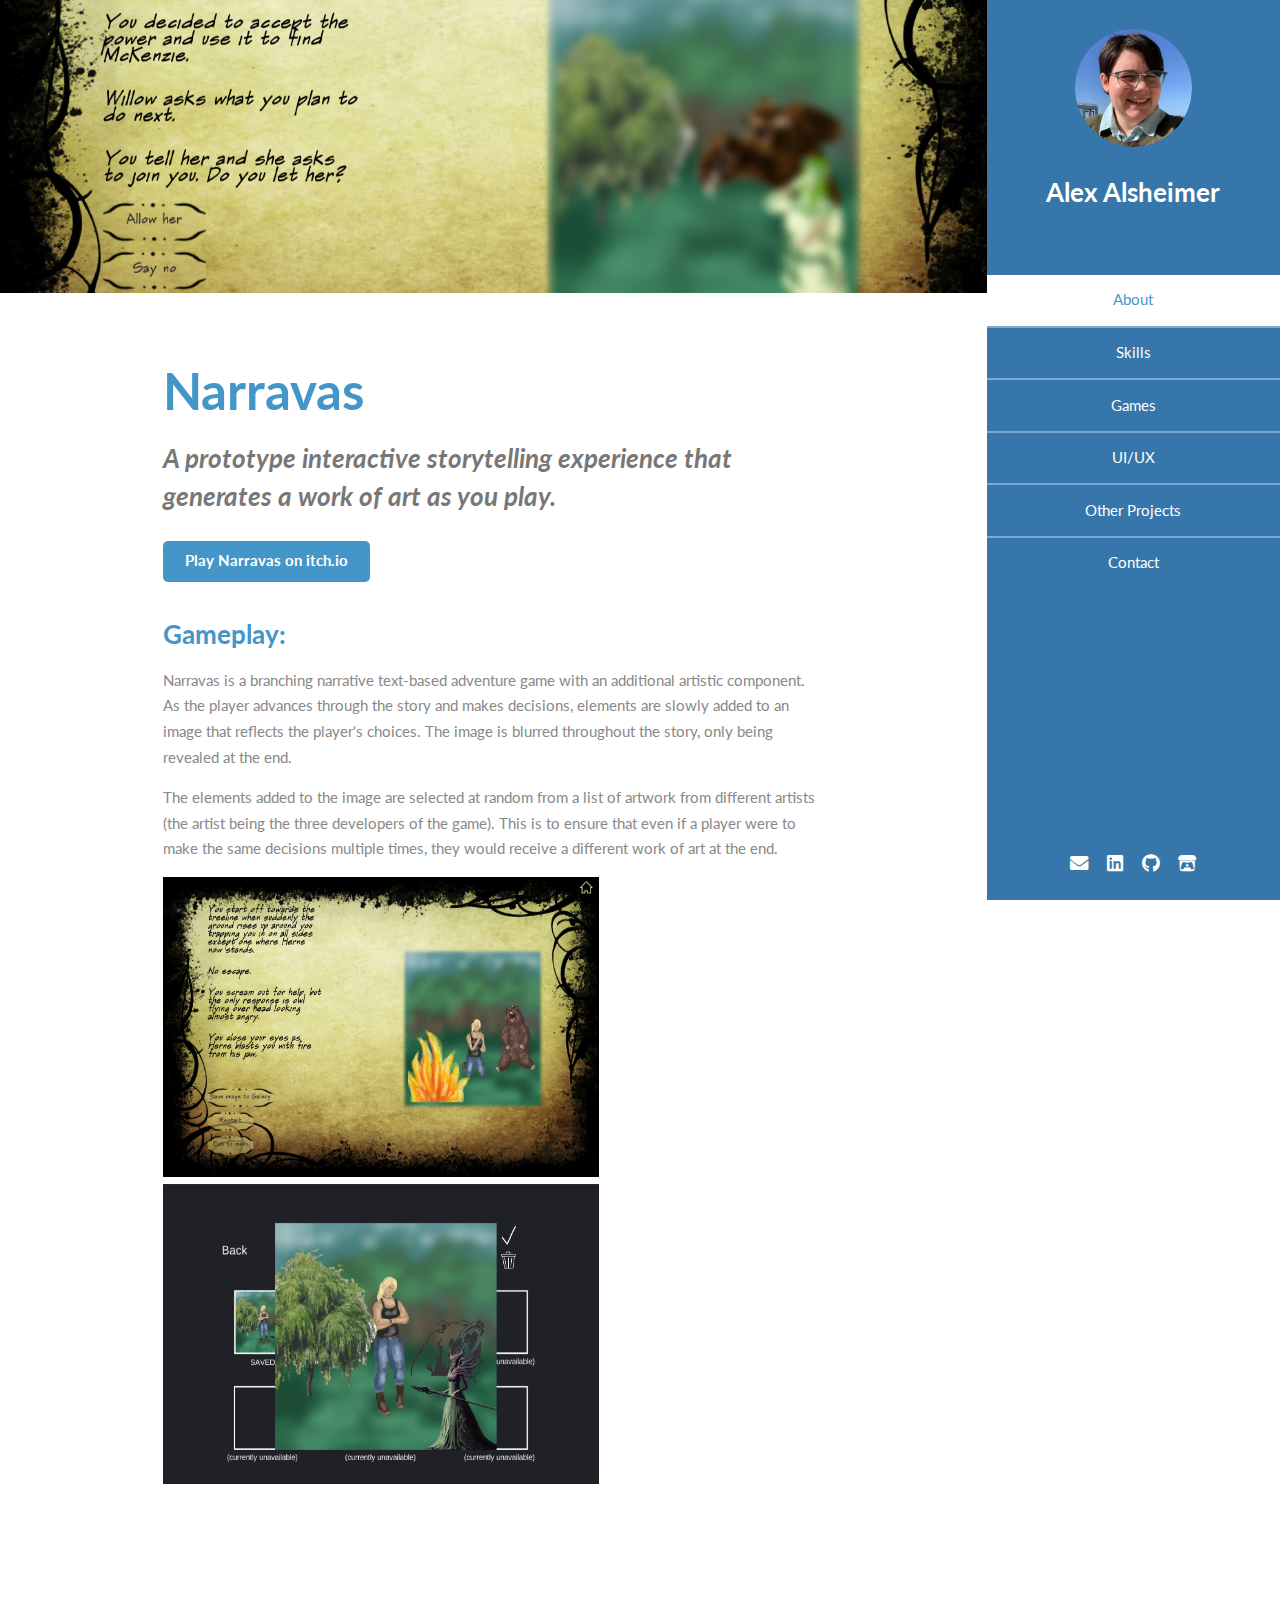
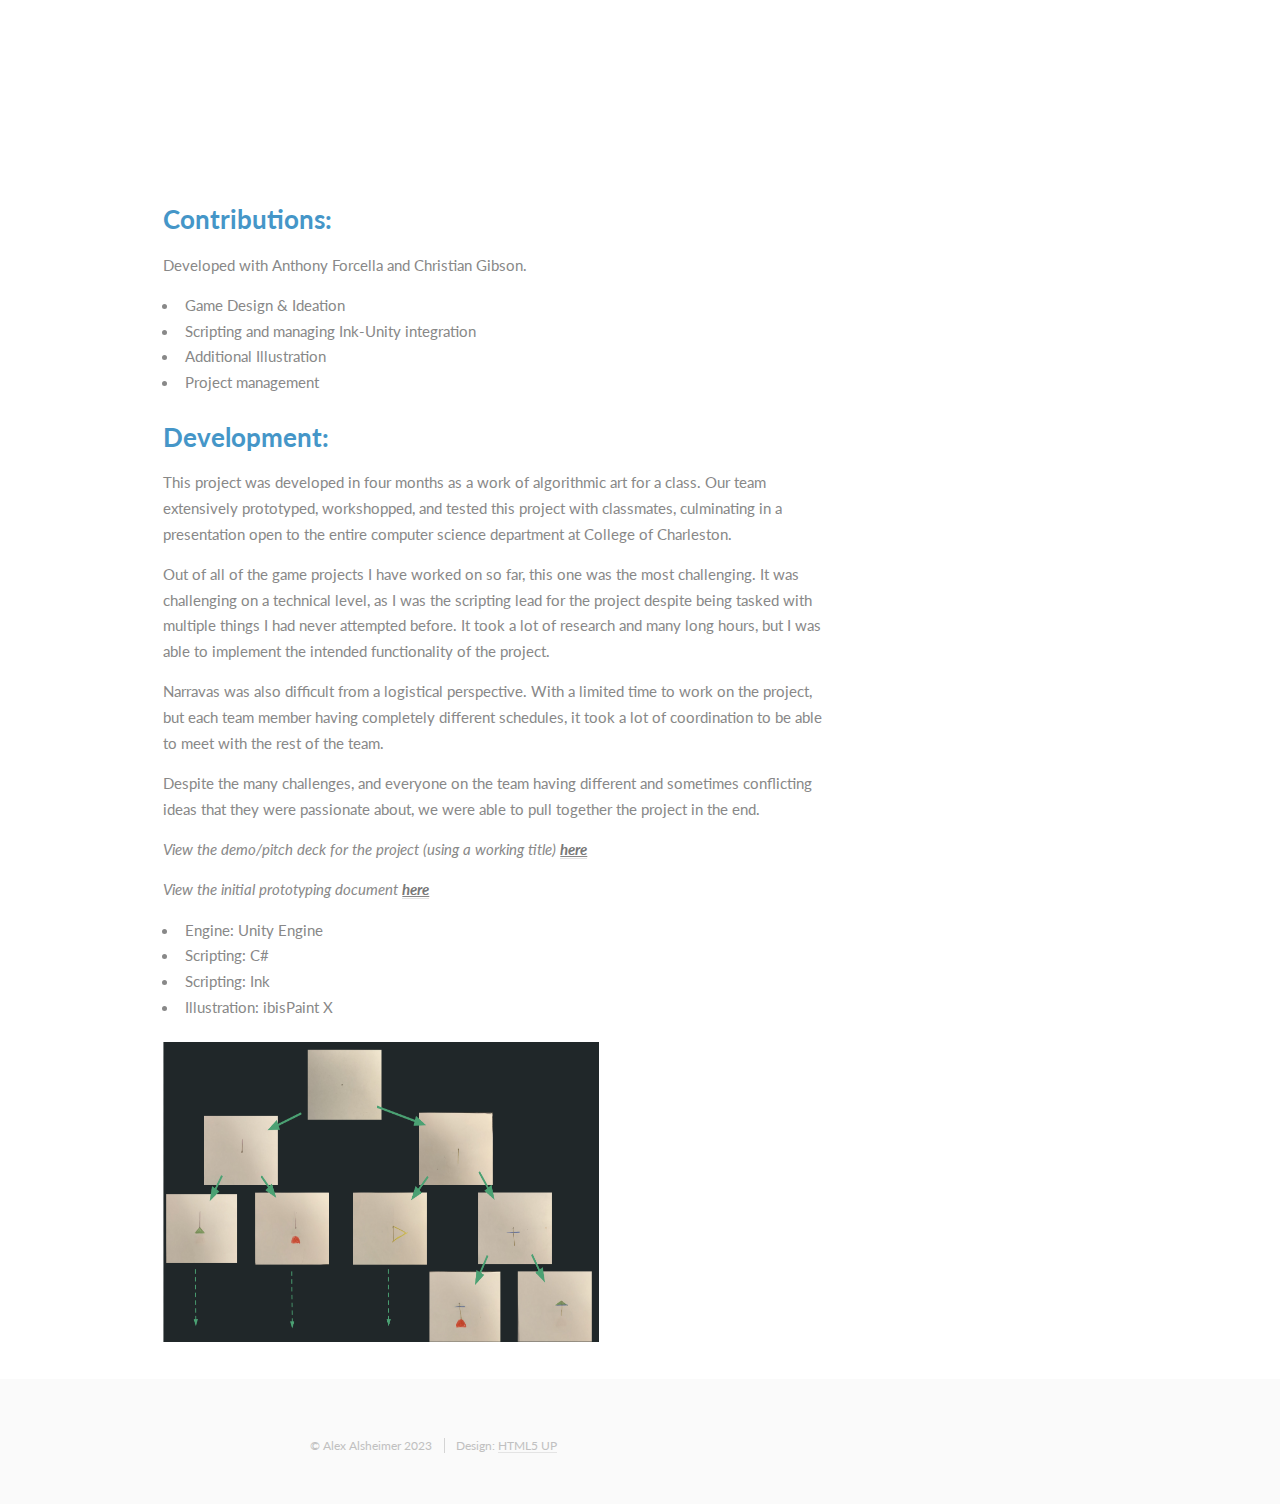
<file: narravas.html>
<!DOCTYPE HTML>
<!--
	Read Only by HTML5 UP
	html5up.net | @ajlkn
	Free for personal and commercial use under the CCA 3.0 license (html5up.net/license)
-->
<html>
	<head>
		<title>Alex Alsheimer</title>
		<meta charset="utf-8" />
		<meta name="viewport" content="width=device-width, initial-scale=1, user-scalable=no" />
		<link rel="stylesheet" href="assets/css/pages.css" />
	</head>
	<body class="is-preload">

		<!-- Header -->
			<section id="header">
				<header>
					<span class="image avatar"><img src="images/avatar.jpg" alt="" /></span>
					<h1 id="logo"><a href="#">Alex Alsheimer</a></h1>
					<p> <br />
					 </p>
				</header>
				<nav id="nav">
					<ul>
						
							<li><a href="#one" class="active">About</a></li>
							<li><a href="#two">Skills</a></li>
							<li><a href="#three">Games</a></li>
							<li><a href="#six">UI/UX</a></li>
							<li><a href="#four">Other Projects</a></li>
							<li><a href="#five">Contact</a></li>
							<!--<li><a href="testpage2.html">Other</a></li>-->
						
					</ul>
				</nav>
				<footer>
					<ul class="icons">
						<li><a href="mailto:amalsheimer@gmail.com" class="icon solid fa-envelope"><span class="label">Email</span></a></li>
						<li><a href="https://www.linkedin.com/in/amalsheimer/" class="icon brands fa-linkedin"><span class="label">Linkedin</span></a></li>
						<li><a href="https://github.com/amalsheimer" class="icon brands fa-github"><span class="label">Github</span></a></li>
						<li><a href="https://amalsheimer.itch.io/" class="icon brands fa-itch-io"><span class="label">Itch.io</span></a></li>
					</ul>
				</footer>
			</section>

		<!-- Wrapper -->
			<div id="wrapper">

				<!-- Main -->
					<div id="main">

						<!-- One -->
							<section id="one">
								<div class="image main" data-position="center">
									<img src="images/narravasbanner.png" alt="" />
								</div>
								<div class="container">
									<header class="major">
										<h2>Narravas</h2>
										<p><i>A prototype interactive storytelling experience that generates a work of art as you play. </i></p>
										<p><a href="https://polkadottedpotato.itch.io/narravas" class="button primary">Play Narravas on itch.io</a></p>
									</header>
									<p> </p>
									<h3>Gameplay:</h3>
									<p class="pagetext"> Narravas is a branching narrative text-based adventure game with an additional artistic component. As the player advances through the story and makes decisions, elements are slowly added to an image that reflects the player's choices. The image is blurred throughout the story, only being revealed at the end.  </p>
									<p class="pagetext"> The elements added to the image are selected at random from a list of artwork from different artists (the artist being the three developers of the game). This is to ensure that even if a player were to make the same decisions multiple times, they would receive a different work of art at the end.</p>
									<img class="gameimage" src="images/narravas1.png" alt="" height="300em" width="450em" />
									<img class="gameimage" src="images/narravas2.png" alt="" height="300em" width="450em" />
									<iframe width="500em" height="300em" src="https://www.youtube.com/embed/HhOrswsp-oQ?si=wi9iMeYHCONRRYZW" title="YouTube video player" frameborder="0" allow="accelerometer; autoplay; clipboard-write; encrypted-media; gyroscope; picture-in-picture; web-share" allowfullscreen></iframe>
									<!-- imags -->
									<h3>Contributions:</h3>
									<p class="pagetext">Developed with Anthony Forcella and Christian Gibson.</p>
									<ul>
									<li>Game Design & Ideation</li>
									<li>Scripting and managing Ink-Unity integration</li>
									<li>Additional Illustration</li>
									<li>Project management</li>
									</ul>
									<h3>Development:</h3>
									<p class="pagetext">This project was developed in four months as a work of algorithmic art for a class. Our team extensively prototyped, workshopped, and tested this project with classmates, culminating in a presentation open to the entire computer science department at College of Charleston.</p>
									<p class="pagetext">Out of all of the game projects I have worked on so far, this one was the most challenging. It was challenging on a technical level, as I was the scripting lead for the project despite being tasked with multiple things I had never attempted before. It took a lot of research and many long hours, but I was able to implement the intended functionality of the project.</p>
									<p class="pagetext">Narravas was also difficult from a logistical perspective. With a limited time to work on the project, but each team member having completely different schedules, it took a lot of coordination to be able to meet with the rest of the team. </p>
									<p class="pagetext">Despite the many challenges, and everyone on the team having different and sometimes conflicting ideas that they were passionate about, we were able to pull together the project in the end.</p>
									<p class="pagetext"><i>View the demo/pitch deck for the project (using a working title) <a href="documents\Narravas Pitch Deck.pdf"><u><b>here</b></a> </i> </u> </p>
									<p class="pagetext"><i>View the initial prototyping document <a href="documents\Narravas Prototyping.pdf"><u><b>here</b></a> </i> </u> </p>
									<ul>
										<li>Engine: Unity Engine</li>
										<li>Scripting: C#</li>
										<li>Scripting: Ink</li>
										<li>Illustration: ibisPaint X</li>
										
										
										</ul>
										 <!-- imagesssssss behidn the scenss -->
										 <img class="gameimage" src="images/narravas3.png" alt="" height="300em" width="450em" />
										 <!-- <img class="gameimage" src="images/pic01b.png" alt="" height="300em" width="450em" /> -->
										 
										 
										 
									
								</div>
							</section>

						<!-- Two -->
							<!-- <section id="two">
								<div class="container">
									<h3>Skills & Technologies</h3>
									<p></p>
									<ul class="feature-icons">
										<li class="icon solid fa-gamepad">Game Design</li>
										<li class="icon solid fa-cubes">Unity Engine & C#</li>
										<li class="icon solid fa-book"></li>
										<li class="icon solid fa-video">Iterative Design Process (Prototyping, User Testing)</li>
										<li class="icon solid fa-palette">Research</li>
							
									</ul>
								</div>
							</section>
						-->

						<!-- Three -->
							<!--<section id="three">
								<div class="container">
									<h3>Games and Game-Related Projects</h3>
									<p></p>
									<div class="features">
										<article>
											<a href="https://amalsheimer.itch.io/surveyor" class="image"><img src="images/pic01a.png" alt="" /></a>
											<div class="inner">
												<h4>Surveyor (In development)</h4>
												<h5>A point-and-click adventure game based off of real storm surveying techniques. </h5>
												<p><b>Technology:</b> Unity Engine, C#<br>
												<b>Contributions:</b> All design, art, and development</p>
											</div>
										</article>
										<article>
											<a href="https://amalsheimer.itch.io/narravas" class="image"><img src="images/pic01b.png" alt="" /></a>
											<div class="inner">
												<h4>Narravas</h4>
												<h5>A prototype interactive storytelling experience that generates a work of art as you play. </h5> 
												<p>Made with Anthony Forcella and Christian Gibson.<br>
													<b>Technology:</b> Unity Engine, C#, Ink (Scripting Language)<br>
													<b>Contributions:</b> Concept, Programming & Ink-Unity Integration, Some art assets</p>
												</p>
											</div>
										</article>
										<article>
											<a href="https://link.springer.com/chapter/10.1007/978-3-031-28993-4_13" class="image"><img src="images/pic03a.png" alt="" /></a>
											<div class="inner">
												<h4>A Review of Game Design Techniques for Managing Suspense</h4>
												<h5>Research and analysis of the way games affect a player's suspsense level and potential applications of those techniques</h5>
												<p>Worked with Dr. Ying Zhu and Daniel Kim at Georgia State University Immersive Media Computing REU<br>
													<b>Technology: </b> n/a <br>
													<b>Contributions:</b> Literature review/analysis</p>
											</div>
										</article>
										<article>
											<a href="https://amalsheimer.itch.io/snowballing" class="image"><img src="images/pic01c.png" alt="" /></a>
											<div class="inner">
												<h4>Snowballing (In development)</h4>
												<h5>A puzzle platformer where you play as a snowball collecting snow, gaining mass to jump higher and progress.</h5>
												<p><b>Technology:</b> Unity Engine, C#<br>
													<b>Contributions:</b> All design and development</p>
											</div>
										</article>
									</div>
								</div>
							</section> -->

							<!--<section id="four">
								<div class="container">
									<h3>User Interface/Experience</h3>
									<p></p>
									<div class="features">
										<article>
											<a href="https://github.com/Dragoness6215/MYdata" class="image"><img src="images/pic02a.png" alt="" /></a>
											<div class="inner">
												<h4>MYdata</h4>
												<h5>User interface redesign & improving functionality for a data collection app.</h5>
												<p>App originally conceptualized by Dr. Sarah Schoemann and Jo Jackley. Worked alongside Lucas Fancher, Sarah Greene, Emma Satterfield and Drew Smuniewski.<br>
													<b>Technology:</b> Node.js, React Native, Android Studio<br>
													<b>Contributions:</b> UI re-design, New graph design, Project management (Agile & SCRUM), UI implementation</p>
											</div>
										</article>
										<article>
											<a href="https://www.figma.com/file/F8S5K4ixWzB3zQxhAXXmR7/Articuwin_Wireframe?node-id=0%3A1&t=jq289p5dWsxc2ycd-1" class="image"><img src="images/pic02b.png" alt="" /></a>
											<div class="inner">
												<h4>Articuwin</h4>
												<h5> User interface design and workflow for a proposed simplistic task-tracking app.</h5>
												<p> <b>Technology:</b> Figma<br>
													<b>Contributions:</b> UI design, Documentation, Figma implementation & functionality</p>
											</div>
										</article>
									</div>
								</div>
							</section> -->

							<!-- <section id="five">
								<div class="container">
									<h3>Other</h3>
									<p></p>
									<div class="features">
										
										<article>
											<a href="https://youtu.be/IrAvU8sAzpc" class="image"><img src="images/pic03b.png" alt="" /></a>
											<div class="inner">
												<h4>Mix-Up-World TV</h4>
												<h5>A 45-minute parody film that takes the form of flipping through television channels.</h5>
												<p><b>Technology: </b>Davinci Resolve<br>
													<b>Contributions: </b>All writing, production, and editing, as well as some acting.</p>
											</div>
										</article>
										<!-- <article>
											<a href="#" class="image"><img src="images/pic04b.jpg" alt="" /></a>
											<div class="inner">
												<h4>Short Stories</h4>
												<p>Collection of writing.</p>
											</div>
										</article> --> 
									</div>
								</div>
							</section> 
						

						<!-- Four -->
						
							<!-- <section id="four">
								<div class="container">
									<h3>Contact Me</h3>
									<p>Integer eu ante ornare amet commetus vestibulum blandit integer in curae ac faucibus integer non. Adipiscing cubilia elementum integer. Integer eu ante ornare amet commetus.</p>
									<form method="post" action="mailto:amalsheimer@gmail.com">
										<div class="row gtr-uniform">
											<div class="col-6 col-12-xsmall"><input type="text" name="name" id="name" placeholder="Name" /></div>
											<div class="col-6 col-12-xsmall"><input type="email" name="email" id="email" placeholder="Email" /></div>
											<div class="col-12"><input type="text" name="subject" id="subject" placeholder="Subject" /></div>
											<div class="col-12"><textarea name="message" id="message" placeholder="Message" rows="6"></textarea></div>
											<div class="col-12">
												<ul class="actions">
													<li><input type="submit" class="primary" value="Send Message" /></li>
													<li><input type="reset" value="Reset Form" /></li>
												</ul>
											</div>
										</div>
									</form>
								</div>
							</section> -->
						

						<!-- Five -->
						<!--
							<section id="five">
								<div class="container">
									<h3>Elements</h3>

									<section>
										<h4>Text</h4>
										<p>This is <b>bold</b> and this is <strong>strong</strong>. This is <i>italic</i> and this is <em>emphasized</em>.
										This is <sup>superscript</sup> text and this is <sub>subscript</sub> text.
										This is <u>underlined</u> and this is code: <code>for (;;) { ... }</code>. Finally, <a href="#">this is a link</a>.</p>
										<hr />
										<header>
											<h4>Heading with a Subtitle</h4>
											<p>Lorem ipsum dolor sit amet nullam id egestas urna aliquam</p>
										</header>
										<p>Nunc lacinia ante nunc ac lobortis. Interdum adipiscing gravida odio porttitor sem non mi integer non faucibus ornare mi ut ante amet placerat aliquet. Volutpat eu sed ante lacinia sapien lorem accumsan varius montes viverra nibh in adipiscing blandit tempus accumsan.</p>
										<header>
											<h5>Heading with a Subtitle</h5>
											<p>Lorem ipsum dolor sit amet nullam id egestas urna aliquam</p>
										</header>
										<p>Nunc lacinia ante nunc ac lobortis. Interdum adipiscing gravida odio porttitor sem non mi integer non faucibus ornare mi ut ante amet placerat aliquet. Volutpat eu sed ante lacinia sapien lorem accumsan varius montes viverra nibh in adipiscing blandit tempus accumsan.</p>
										<hr />
										<h2>Heading Level 2</h2>
										<h3>Heading Level 3</h3>
										<h4>Heading Level 4</h4>
										<h5>Heading Level 5</h5>
										<h6>Heading Level 6</h6>
										<hr />
										<h5>Blockquote</h5>
										<blockquote>Fringilla nisl. Donec accumsan interdum nisi, quis tincidunt felis sagittis eget tempus euismod. Vestibulum ante ipsum primis in faucibus vestibulum. Blandit adipiscing eu felis iaculis volutpat ac adipiscing accumsan faucibus. Vestibulum ante ipsum primis in faucibus lorem ipsum dolor sit amet nullam adipiscing eu felis.</blockquote>
										<h5>Preformatted</h5>
										<pre><code>i = 0;

while (!deck.isInOrder()) {
    print 'Iteration ' + i;
    deck.shuffle();
    i++;
}

print 'It took ' + i + ' iterations to sort the deck.';</code></pre>
									</section>

									<section>
										<h4>Lists</h4>
										<div class="row">
											<div class="col-6 col-12-xsmall">
												<h5>Unordered</h5>
												<ul>
													<li>Dolor pulvinar etiam magna etiam.</li>
													<li>Sagittis adipiscing lorem eleifend.</li>
													<li>Felis enim feugiat dolore viverra.</li>
												</ul>
												<h5>Alternate</h5>
												<ul class="alt">
													<li>Dolor pulvinar etiam magna etiam.</li>
													<li>Sagittis adipiscing lorem eleifend.</li>
													<li>Felis enim feugiat dolore viverra.</li>
												</ul>
											</div>
											<div class="col-6 col-12-xsmall">
												<h5>Ordered</h5>
												<ol>
													<li>Dolor pulvinar etiam magna etiam.</li>
													<li>Etiam vel felis at lorem sed viverra.</li>
													<li>Felis enim feugiat dolore viverra.</li>
													<li>Dolor pulvinar etiam magna etiam.</li>
													<li>Etiam vel felis at lorem sed viverra.</li>
													<li>Felis enim feugiat dolore viverra.</li>
												</ol>
												<h5>Icons</h5>
												<ul class="icons">
													<li><a href="#" class="icon brands fa-twitter"><span class="label">Twitter</span></a></li>
													<li><a href="#" class="icon brands fa-facebook-f"><span class="label">Facebook</span></a></li>
													<li><a href="#" class="icon brands fa-instagram"><span class="label">Instagram</span></a></li>
													<li><a href="#" class="icon brands fa-github"><span class="label">Github</span></a></li>
													<li><a href="#" class="icon brands fa-dribbble"><span class="label">Dribbble</span></a></li>
													<li><a href="#" class="icon brands fa-tumblr"><span class="label">Tumblr</span></a></li>
												</ul>
											</div>
										</div>
										<h5>Actions</h5>
										<ul class="actions">
											<li><a href="#" class="button primary">Default</a></li>
											<li><a href="#" class="button">Default</a></li>
											<li><a href="#" class="button alt">Default</a></li>
										</ul>
										<ul class="actions small">
											<li><a href="#" class="button primary small">Small</a></li>
											<li><a href="#" class="button small">Small</a></li>
											<li><a href="#" class="button alt small">Small</a></li>
										</ul>
										<div class="row">
											<div class="col-3 col-6-medium col-12-xsmall">
												<ul class="actions stacked">
													<li><a href="#" class="button primary">Default</a></li>
													<li><a href="#" class="button">Default</a></li>
													<li><a href="#" class="button alt">Default</a></li>
												</ul>
											</div>
											<div class="col-3 col-6 col-12-xsmall">
												<ul class="actions stacked">
													<li><a href="#" class="button primary small">Small</a></li>
													<li><a href="#" class="button small">Small</a></li>
													<li><a href="#" class="button alt small">Small</a></li>
												</ul>
											</div>
											<div class="col-3 col-6-medium col-12-xsmall">
												<ul class="actions stacked">
													<li><a href="#" class="button primary fit">Default</a></li>
													<li><a href="#" class="button fit">Default</a></li>
													<li><a href="#" class="button alt fit">Default</a></li>
												</ul>
											</div>
											<div class="col-3 col-6-medium col-12-xsmall">
												<ul class="actions stacked">
													<li><a href="#" class="button primary small fit">Small</a></li>
													<li><a href="#" class="button small fit">Small</a></li>
													<li><a href="#" class="button alt small fit">Small</a></li>
												</ul>
											</div>
										</div>
									</section>

									<section>
										<h4>Table</h4>
										<h5>Default</h5>
										<div class="table-wrapper">
											<table>
												<thead>
													<tr>
														<th>Name</th>
														<th>Description</th>
														<th>Price</th>
													</tr>
												</thead>
												<tbody>
													<tr>
														<td>Item One</td>
														<td>Ante turpis integer aliquet porttitor.</td>
														<td>29.99</td>
													</tr>
													<tr>
														<td>Item Two</td>
														<td>Vis ac commodo adipiscing arcu aliquet.</td>
														<td>19.99</td>
													</tr>
													<tr>
														<td>Item Three</td>
														<td> Morbi faucibus arcu accumsan lorem.</td>
														<td>29.99</td>
													</tr>
													<tr>
														<td>Item Four</td>
														<td>Vitae integer tempus condimentum.</td>
														<td>19.99</td>
													</tr>
													<tr>
														<td>Item Five</td>
														<td>Ante turpis integer aliquet porttitor.</td>
														<td>29.99</td>
													</tr>
												</tbody>
												<tfoot>
													<tr>
														<td colspan="2"></td>
														<td>100.00</td>
													</tr>
												</tfoot>
											</table>
										</div>

										<h5>Alternate</h5>
										<div class="table-wrapper">
											<table class="alt">
												<thead>
													<tr>
														<th>Name</th>
														<th>Description</th>
														<th>Price</th>
													</tr>
												</thead>
												<tbody>
													<tr>
														<td>Item One</td>
														<td>Ante turpis integer aliquet porttitor.</td>
														<td>29.99</td>
													</tr>
													<tr>
														<td>Item Two</td>
														<td>Vis ac commodo adipiscing arcu aliquet.</td>
														<td>19.99</td>
													</tr>
													<tr>
														<td>Item Three</td>
														<td> Morbi faucibus arcu accumsan lorem.</td>
														<td>29.99</td>
													</tr>
													<tr>
														<td>Item Four</td>
														<td>Vitae integer tempus condimentum.</td>
														<td>19.99</td>
													</tr>
													<tr>
														<td>Item Five</td>
														<td>Ante turpis integer aliquet porttitor.</td>
														<td>29.99</td>
													</tr>
												</tbody>
												<tfoot>
													<tr>
														<td colspan="2"></td>
														<td>100.00</td>
													</tr>
												</tfoot>
											</table>
										</div>
									</section>

									<section>
										<h4>Buttons</h4>
										<ul class="actions">
											<li><a href="#" class="button primary">Primary</a></li>
											<li><a href="#" class="button">Default</a></li>
											<li><a href="#" class="button alt">Alternate</a></li>
										</ul>
										<ul class="actions">
											<li><a href="#" class="button primary large">Large</a></li>
											<li><a href="#" class="button">Default</a></li>
											<li><a href="#" class="button alt small">Small</a></li>
										</ul>
										<ul class="actions fit">
											<li><a href="#" class="button primary fit">Fit</a></li>
											<li><a href="#" class="button fit">Fit</a></li>
											<li><a href="#" class="button alt fit">Fit</a></li>
										</ul>
										<ul class="actions fit small">
											<li><a href="#" class="button primary fit small">Fit + Small</a></li>
											<li><a href="#" class="button fit small">Fit + Small</a></li>
											<li><a href="#" class="button alt fit small">Fit + Small</a></li>
										</ul>
										<ul class="actions">
											<li><a href="#" class="button primary icon solid fa-download">Icon</a></li>
											<li><a href="#" class="button icon solid fa-download">Icon</a></li>
											<li><a href="#" class="button alt icon solid fa-check">Icon</a></li>
										</ul>
										<ul class="actions">
											<li><span class="button primary disabled">Primary</span></li>
											<li><span class="button disabled">Default</span></li>
											<li><span class="button alt disabled">Alternate</span></li>
										</ul>
									</section>

									<section>
										<h4>Form</h4>
										<form method="post" action="#">
											<div class="row gtr-uniform">
												<div class="col-6 col-12-xsmall">
													<input type="text" name="demo-name" id="demo-name" value="" placeholder="Name" />
												</div>
												<div class="col-6 col-12-xsmall">
													<input type="email" name="demo-email" id="demo-email" value="" placeholder="Email" />
												</div>
												<div class="col-12">
													<select name="demo-category" id="demo-category">
														<option value="">- Category -</option>
														<option value="1">Manufacturing</option>
														<option value="1">Shipping</option>
														<option value="1">Administration</option>
														<option value="1">Human Resources</option>
													</select>
												</div>
												<div class="col-4 col-12-medium">
													<input type="radio" id="demo-priority-low" name="demo-priority" checked>
													<label for="demo-priority-low">Low Priority</label>
												</div>
												<div class="col-4 col-12-medium">
													<input type="radio" id="demo-priority-normal" name="demo-priority">
													<label for="demo-priority-normal">Normal Priority</label>
												</div>
												<div class="col-4 col-12-medium">
													<input type="radio" id="demo-priority-high" name="demo-priority">
													<label for="demo-priority-high">High Priority</label>
												</div>
												<div class="col-6 col-12-medium">
													<input type="checkbox" id="demo-copy" name="demo-copy">
													<label for="demo-copy">Email me a copy of this message</label>
												</div>
												<div class="col-6 col-12-medium">
													<input type="checkbox" id="demo-human" name="demo-human" checked>
													<label for="demo-human">I am a human and not a robot</label>
												</div>
												<div class="col-12">
													<textarea name="demo-message" id="demo-message" placeholder="Enter your message" rows="6"></textarea>
												</div>
												<div class="col-12">
													<ul class="actions">
														<li><input type="submit" value="Send Message" /></li>
														<li><input type="reset" value="Reset" class="alt" /></li>
													</ul>
												</div>
											</div>
										</form>
									</section>

									<section>
										<h4>Image</h4>
										<h5>Fit</h5>
										<span class="image fit"><img src="images/banner.jpg" alt="" /></span>
										<div class="box alt">
											<div class="row gtr-50 gtr-uniform">
												<div class="col-4"><span class="image fit"><img src="images/pic01.jpg" alt="" /></span></div>
												<div class="col-4"><span class="image fit"><img src="images/pic02.jpg" alt="" /></span></div>
												<div class="col-4"><span class="image fit"><img src="images/pic03.jpg" alt="" /></span></div>
												<div class="col-4"><span class="image fit"><img src="images/pic02.jpg" alt="" /></span></div>
												<div class="col-4"><span class="image fit"><img src="images/pic03.jpg" alt="" /></span></div>
												<div class="col-4"><span class="image fit"><img src="images/pic01.jpg" alt="" /></span></div>
												<div class="col-4"><span class="image fit"><img src="images/pic03.jpg" alt="" /></span></div>
												<div class="col-4"><span class="image fit"><img src="images/pic01.jpg" alt="" /></span></div>
												<div class="col-4"><span class="image fit"><img src="images/pic02.jpg" alt="" /></span></div>
											</div>
										</div>
										<h5>Left &amp; Right</h5>
										<p><span class="image left"><img src="images/avatar.jpg" alt="" /></span>Fringilla nisl. Donec accumsan interdum nisi, quis tincidunt felis sagittis eget. tempus euismod. Vestibulum ante ipsum primis in faucibus vestibulum. Blandit adipiscing eu felis iaculis volutpat ac adipiscing accumsan eu faucibus. Integer ac pellentesque praesent tincidunt felis sagittis eget. tempus euismod. Vestibulum ante ipsum primis in faucibus vestibulum. Blandit adipiscing eu felis iaculis volutpat ac adipiscing accumsan eu faucibus. Integer ac pellentesque praesent. Donec accumsan interdum nisi, quis tincidunt felis sagittis eget. tempus euismod. Vestibulum ante ipsum primis in faucibus vestibulum. Blandit adipiscing eu felis iaculis volutpat ac adipiscing accumsan eu faucibus. Integer ac pellentesque praesent tincidunt felis sagittis eget. tempus euismod. Vestibulum ante ipsum primis in faucibus vestibulum. Blandit adipiscing eu felis iaculis volutpat ac adipiscing accumsan eu faucibus. Integer ac pellentesque praesent.</p>
										<p><span class="image right"><img src="images/avatar.jpg" alt="" /></span>Fringilla nisl. Donec accumsan interdum nisi, quis tincidunt felis sagittis eget. tempus euismod. Vestibulum ante ipsum primis in faucibus vestibulum. Blandit adipiscing eu felis iaculis volutpat ac adipiscing accumsan eu faucibus. Integer ac pellentesque praesent tincidunt felis sagittis eget. tempus euismod. Vestibulum ante ipsum primis in faucibus vestibulum. Blandit adipiscing eu felis iaculis volutpat ac adipiscing accumsan eu faucibus. Integer ac pellentesque praesent. Donec accumsan interdum nisi, quis tincidunt felis sagittis eget. tempus euismod. Vestibulum ante ipsum primis in faucibus vestibulum. Blandit adipiscing eu felis iaculis volutpat ac adipiscing accumsan eu faucibus. Integer ac pellentesque praesent tincidunt felis sagittis eget. tempus euismod. Vestibulum ante ipsum primis in faucibus vestibulum. Blandit adipiscing eu felis iaculis volutpat ac adipiscing accumsan eu faucibus. Integer ac pellentesque praesent.</p>
									</section>

								</div>
							</section>
						-->

					</div>

				<!-- Footer -->
					<section id="footer">
						<div class="container">
							<ul class="copyright">
								<li>&copy; Alex Alsheimer 2023</li><li>Design: <a href="http://html5up.net">HTML5 UP</a></li>
							</ul>
						</div>
					</section>

			</div>

		<!-- Scripts -->
			<script src="assets/js/jquery.min.js"></script>
			<script src="assets/js/jquery.scrollex.min.js"></script>
			<script src="assets/js/jquery.scrolly.min.js"></script>
			<script src="assets/js/browser.min.js"></script>
			<script src="assets/js/breakpoints.min.js"></script>
			<script src="assets/js/util.js"></script>
			<script src="assets/js/main.js"></script>

	</body>
</html>
</file>
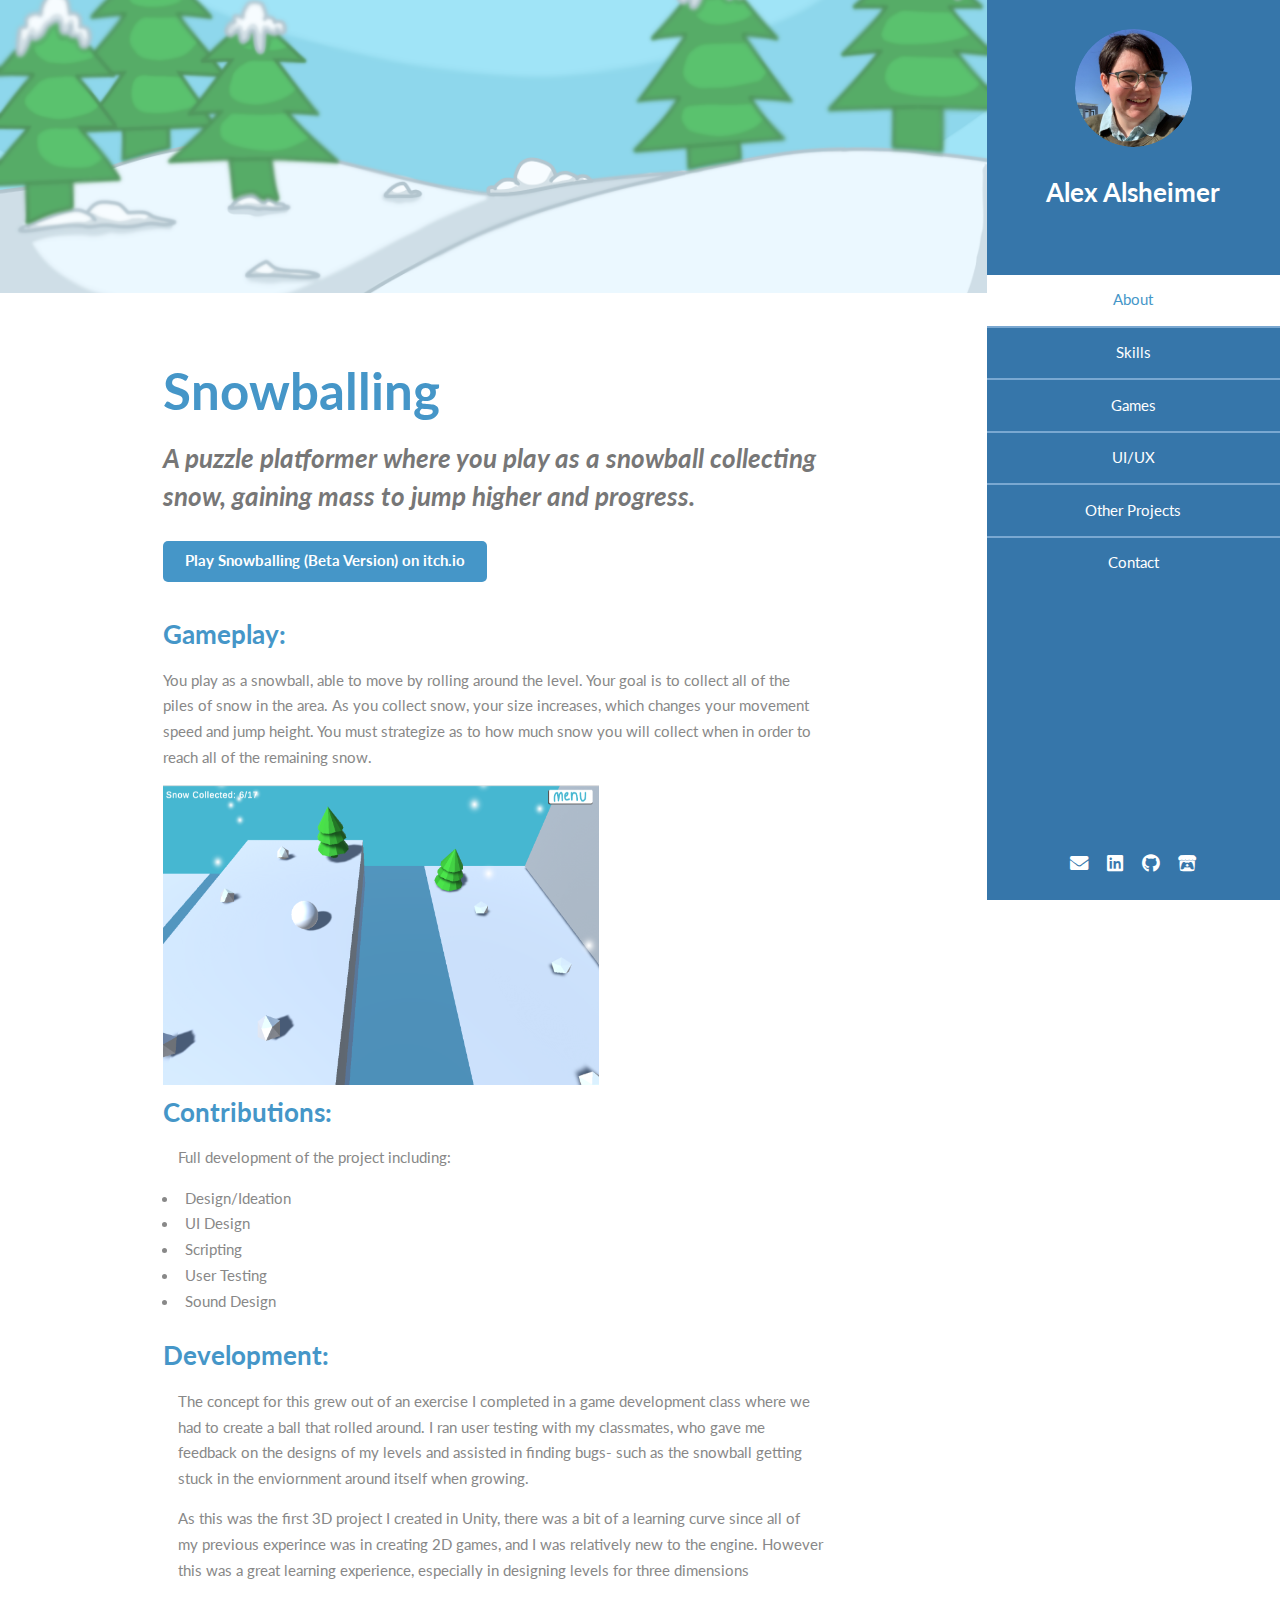
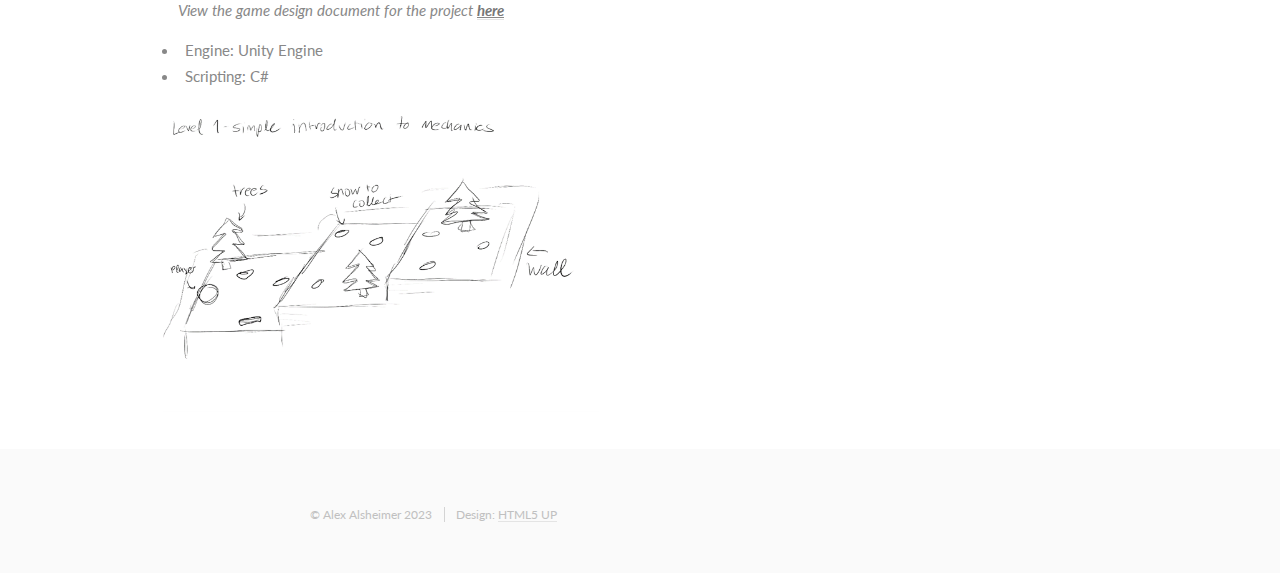
<file: snowballing.html>
<!DOCTYPE HTML>
<!--
	Read Only by HTML5 UP
	html5up.net | @ajlkn
	Free for personal and commercial use under the CCA 3.0 license (html5up.net/license)
-->
<html>
	<head>
		<title>Alex Alsheimer</title>
		<meta charset="utf-8" />
		<meta name="viewport" content="width=device-width, initial-scale=1, user-scalable=no" />
		<link rel="stylesheet" href="assets/css/pages.css" />
	</head>
	<body class="is-preload">

		<!-- Header -->
			<section id="header">
				<header>
					<span class="image avatar"><img src="images/avatar.jpg" alt="" /></span>
					<h1 id="logo"><a href="#">Alex Alsheimer</a></h1>
					<p> <br />
					 </p>
				</header>
				<nav id="nav">
					<ul>
						<li><a href="#one" class="active">About</a></li>
						<li><a href="#two">Skills</a></li>
						<li><a href="#three">Games</a></li>
						<li><a href="#six">UI/UX</a></li>
						<li><a href="#four">Other Projects</a></li>
						<li><a href="#five">Contact</a></li>
						<!--<li><a href="testpage2.html">Other</a></li>-->
					</ul>
				</nav>
				<footer>
					<ul class="icons">
						<li><a href="mailto:amalsheimer@gmail.com" class="icon solid fa-envelope"><span class="label">Email</span></a></li>
						<li><a href="https://www.linkedin.com/in/amalsheimer/" class="icon brands fa-linkedin"><span class="label">Linkedin</span></a></li>
						<li><a href="https://github.com/amalsheimer" class="icon brands fa-github"><span class="label">Github</span></a></li>
						<li><a href="https://amalsheimer.itch.io/" class="icon brands fa-itch-io"><span class="label">Itch.io</span></a></li>
					</ul>
				</footer>
			</section>

		<!-- Wrapper -->
			<div id="wrapper">

				<!-- Main -->
					<div id="main">

						<!-- One -->
							<section id="one">
								<div class="image main" data-position="center">
									<img src="images/snowballingbanner.png" alt="" />
								</div>
								<div class="container">
									<header class="major">
										<h2>Snowballing</h2>
										<p><i>A puzzle platformer where you play as a snowball collecting snow, gaining mass to jump higher and progress.</i></p>
										<p><a href="https://polkadottedpotato.itch.io/snowballing" class="button primary">Play Snowballing (Beta Version) on itch.io</a></p>
									</header>
									<p> </p>
									<h3>Gameplay:</h3>
									<p class="pagetext"> You play as a snowball, able to move by rolling around the level. Your goal is to collect all of the piles of snow in the area. As you collect snow, your size increases, which changes your movement speed and jump height. You must strategize as to how much snow you will collect when in order to reach all of the remaining snow.</p>
									<img class="gameimage" src="images/Snowballing2.png" alt="" height="300em" width="450em" />
									<!-- <img class="gameimage" src="images/pic01b.png" alt="" height="300em" width="450em" />
									<img class="gameimage" src="images/pic01b.png" alt="" height="300em" width="450em" />
									<iframe width="500em" height="300em" src="https://www.youtube.com/embed/HhOrswsp-oQ?si=wi9iMeYHCONRRYZW" title="YouTube video player" frameborder="0" allow="accelerometer; autoplay; clipboard-write; encrypted-media; gyroscope; picture-in-picture; web-share" allowfullscreen></iframe>
									--> <!-- imags -->
									<h3>Contributions:</h3>
									<ul>
										<p class="pagetext">Full development of the project including:</p>
										<li>Design/Ideation</li>
										<li>UI Design</li>
										<li>Scripting</li>
										<li>User Testing</li>
										<li>Sound Design</li>
									</ul>
									<h3>Development:</h3>
									<ul>
										<p class="pagetext">The concept for this grew out of an exercise I completed in a game development class where we had to create a ball that rolled around. I ran user testing with my classmates, who gave me feedback on the designs of my levels and assisted in finding bugs- such as the snowball getting stuck in the enviornment around itself when growing. </p>
										<p class="pagetext">As this was the first 3D project I created in Unity, there was a bit of a learning curve since all of my previous experince was in creating 2D games, and I was relatively new to the engine. However this was a great learning experience, especially in designing levels for three dimensions</p>
										<p class="pagetext"><i>View the game design document for the project <a href="documents\Snowballing GDD.pdf"><u><b>here</b></a> </i> </u> </p>
										<li>Engine: Unity Engine</li>
										<li>Scripting: C#</li>
										
										
										</ul>
										  
											<img class="gameimage" src="images/Snowballing3.png" alt="" height="300em" width="450em" />
										
										 

									
								</div>
							</section>

						<!-- Two -->
							<!-- <section id="two">
								<div class="container">
									<h3>Skills & Technologies</h3>
									<p></p>
									<ul class="feature-icons">
										<li class="icon solid fa-gamepad">Game Design</li>
										<li class="icon solid fa-cubes">Unity Engine & C#</li>
										<li class="icon solid fa-book"></li>
										<li class="icon solid fa-video">Iterative Design Process (Prototyping, User Testing)</li>
										<li class="icon solid fa-palette">Research</li>
							
									</ul>
								</div>
							</section>
						-->

						<!-- Three -->
							<!--<section id="three">
								<div class="container">
									<h3>Games and Game-Related Projects</h3>
									<p></p>
									<div class="features">
										<article>
											<a href="https://amalsheimer.itch.io/surveyor" class="image"><img src="images/pic01a.png" alt="" /></a>
											<div class="inner">
												<h4>Surveyor (In development)</h4>
												<h5>A point-and-click adventure game based off of real storm surveying techniques. </h5>
												<p><b>Technology:</b> Unity Engine, C#<br>
												<b>Contributions:</b> All design, art, and development</p>
											</div>
										</article>
										<article>
											<a href="https://amalsheimer.itch.io/narravas" class="image"><img src="images/pic01b.png" alt="" /></a>
											<div class="inner">
												<h4>Narravas</h4>
												<h5>A prototype interactive storytelling experience that generates a work of art as you play. </h5> 
												<p>Made with Anthony Forcella and Christian Gibson.<br>
													<b>Technology:</b> Unity Engine, C#, Ink (Scripting Language)<br>
													<b>Contributions:</b> Concept, Programming & Ink-Unity Integration, Some art assets</p>
												</p>
											</div>
										</article>
										<article>
											<a href="https://link.springer.com/chapter/10.1007/978-3-031-28993-4_13" class="image"><img src="images/pic03a.png" alt="" /></a>
											<div class="inner">
												<h4>A Review of Game Design Techniques for Managing Suspense</h4>
												<h5>Research and analysis of the way games affect a player's suspsense level and potential applications of those techniques</h5>
												<p>Worked with Dr. Ying Zhu and Daniel Kim at Georgia State University Immersive Media Computing REU<br>
													<b>Technology: </b> n/a <br>
													<b>Contributions:</b> Literature review/analysis</p>
											</div>
										</article>
										<article>
											<a href="https://amalsheimer.itch.io/snowballing" class="image"><img src="images/pic01c.png" alt="" /></a>
											<div class="inner">
												<h4>Snowballing (In development)</h4>
												<h5>A puzzle platformer where you play as a snowball collecting snow, gaining mass to jump higher and progress.</h5>
												<p><b>Technology:</b> Unity Engine, C#<br>
													<b>Contributions:</b> All design and development</p>
											</div>
										</article>
									</div>
								</div>
							</section> -->

							<!--<section id="four">
								<div class="container">
									<h3>User Interface/Experience</h3>
									<p></p>
									<div class="features">
										<article>
											<a href="https://github.com/Dragoness6215/MYdata" class="image"><img src="images/pic02a.png" alt="" /></a>
											<div class="inner">
												<h4>MYdata</h4>
												<h5>User interface redesign & improving functionality for a data collection app.</h5>
												<p>App originally conceptualized by Dr. Sarah Schoemann and Jo Jackley. Worked alongside Lucas Fancher, Sarah Greene, Emma Satterfield and Drew Smuniewski.<br>
													<b>Technology:</b> Node.js, React Native, Android Studio<br>
													<b>Contributions:</b> UI re-design, New graph design, Project management (Agile & SCRUM), UI implementation</p>
											</div>
										</article>
										<article>
											<a href="https://www.figma.com/file/F8S5K4ixWzB3zQxhAXXmR7/Articuwin_Wireframe?node-id=0%3A1&t=jq289p5dWsxc2ycd-1" class="image"><img src="images/pic02b.png" alt="" /></a>
											<div class="inner">
												<h4>Articuwin</h4>
												<h5> User interface design and workflow for a proposed simplistic task-tracking app.</h5>
												<p> <b>Technology:</b> Figma<br>
													<b>Contributions:</b> UI design, Documentation, Figma implementation & functionality</p>
											</div>
										</article>
									</div>
								</div>
							</section> -->

							<!-- <section id="five">
								<div class="container">
									<h3>Other</h3>
									<p></p>
									<div class="features">
										
										<article>
											<a href="https://youtu.be/IrAvU8sAzpc" class="image"><img src="images/pic03b.png" alt="" /></a>
											<div class="inner">
												<h4>Mix-Up-World TV</h4>
												<h5>A 45-minute parody film that takes the form of flipping through television channels.</h5>
												<p><b>Technology: </b>Davinci Resolve<br>
													<b>Contributions: </b>All writing, production, and editing, as well as some acting.</p>
											</div>
										</article>
										<!-- <article>
											<a href="#" class="image"><img src="images/pic04b.jpg" alt="" /></a>
											<div class="inner">
												<h4>Short Stories</h4>
												<p>Collection of writing.</p>
											</div>
										</article> --> 
									</div>
								</div>
							</section> 
						

						<!-- Four -->
						
							<!-- <section id="four">
								<div class="container">
									<h3>Contact Me</h3>
									<p>Integer eu ante ornare amet commetus vestibulum blandit integer in curae ac faucibus integer non. Adipiscing cubilia elementum integer. Integer eu ante ornare amet commetus.</p>
									<form method="post" action="mailto:amalsheimer@gmail.com">
										<div class="row gtr-uniform">
											<div class="col-6 col-12-xsmall"><input type="text" name="name" id="name" placeholder="Name" /></div>
											<div class="col-6 col-12-xsmall"><input type="email" name="email" id="email" placeholder="Email" /></div>
											<div class="col-12"><input type="text" name="subject" id="subject" placeholder="Subject" /></div>
											<div class="col-12"><textarea name="message" id="message" placeholder="Message" rows="6"></textarea></div>
											<div class="col-12">
												<ul class="actions">
													<li><input type="submit" class="primary" value="Send Message" /></li>
													<li><input type="reset" value="Reset Form" /></li>
												</ul>
											</div>
										</div>
									</form>
								</div>
							</section> -->
						

						<!-- Five -->
						<!--
							<section id="five">
								<div class="container">
									<h3>Elements</h3>

									<section>
										<h4>Text</h4>
										<p>This is <b>bold</b> and this is <strong>strong</strong>. This is <i>italic</i> and this is <em>emphasized</em>.
										This is <sup>superscript</sup> text and this is <sub>subscript</sub> text.
										This is <u>underlined</u> and this is code: <code>for (;;) { ... }</code>. Finally, <a href="#">this is a link</a>.</p>
										<hr />
										<header>
											<h4>Heading with a Subtitle</h4>
											<p>Lorem ipsum dolor sit amet nullam id egestas urna aliquam</p>
										</header>
										<p>Nunc lacinia ante nunc ac lobortis. Interdum adipiscing gravida odio porttitor sem non mi integer non faucibus ornare mi ut ante amet placerat aliquet. Volutpat eu sed ante lacinia sapien lorem accumsan varius montes viverra nibh in adipiscing blandit tempus accumsan.</p>
										<header>
											<h5>Heading with a Subtitle</h5>
											<p>Lorem ipsum dolor sit amet nullam id egestas urna aliquam</p>
										</header>
										<p>Nunc lacinia ante nunc ac lobortis. Interdum adipiscing gravida odio porttitor sem non mi integer non faucibus ornare mi ut ante amet placerat aliquet. Volutpat eu sed ante lacinia sapien lorem accumsan varius montes viverra nibh in adipiscing blandit tempus accumsan.</p>
										<hr />
										<h2>Heading Level 2</h2>
										<h3>Heading Level 3</h3>
										<h4>Heading Level 4</h4>
										<h5>Heading Level 5</h5>
										<h6>Heading Level 6</h6>
										<hr />
										<h5>Blockquote</h5>
										<blockquote>Fringilla nisl. Donec accumsan interdum nisi, quis tincidunt felis sagittis eget tempus euismod. Vestibulum ante ipsum primis in faucibus vestibulum. Blandit adipiscing eu felis iaculis volutpat ac adipiscing accumsan faucibus. Vestibulum ante ipsum primis in faucibus lorem ipsum dolor sit amet nullam adipiscing eu felis.</blockquote>
										<h5>Preformatted</h5>
										<pre><code>i = 0;

while (!deck.isInOrder()) {
    print 'Iteration ' + i;
    deck.shuffle();
    i++;
}

print 'It took ' + i + ' iterations to sort the deck.';</code></pre>
									</section>

									<section>
										<h4>Lists</h4>
										<div class="row">
											<div class="col-6 col-12-xsmall">
												<h5>Unordered</h5>
												<ul>
													<li>Dolor pulvinar etiam magna etiam.</li>
													<li>Sagittis adipiscing lorem eleifend.</li>
													<li>Felis enim feugiat dolore viverra.</li>
												</ul>
												<h5>Alternate</h5>
												<ul class="alt">
													<li>Dolor pulvinar etiam magna etiam.</li>
													<li>Sagittis adipiscing lorem eleifend.</li>
													<li>Felis enim feugiat dolore viverra.</li>
												</ul>
											</div>
											<div class="col-6 col-12-xsmall">
												<h5>Ordered</h5>
												<ol>
													<li>Dolor pulvinar etiam magna etiam.</li>
													<li>Etiam vel felis at lorem sed viverra.</li>
													<li>Felis enim feugiat dolore viverra.</li>
													<li>Dolor pulvinar etiam magna etiam.</li>
													<li>Etiam vel felis at lorem sed viverra.</li>
													<li>Felis enim feugiat dolore viverra.</li>
												</ol>
												<h5>Icons</h5>
												<ul class="icons">
													<li><a href="#" class="icon brands fa-twitter"><span class="label">Twitter</span></a></li>
													<li><a href="#" class="icon brands fa-facebook-f"><span class="label">Facebook</span></a></li>
													<li><a href="#" class="icon brands fa-instagram"><span class="label">Instagram</span></a></li>
													<li><a href="#" class="icon brands fa-github"><span class="label">Github</span></a></li>
													<li><a href="#" class="icon brands fa-dribbble"><span class="label">Dribbble</span></a></li>
													<li><a href="#" class="icon brands fa-tumblr"><span class="label">Tumblr</span></a></li>
												</ul>
											</div>
										</div>
										<h5>Actions</h5>
										<ul class="actions">
											<li><a href="#" class="button primary">Default</a></li>
											<li><a href="#" class="button">Default</a></li>
											<li><a href="#" class="button alt">Default</a></li>
										</ul>
										<ul class="actions small">
											<li><a href="#" class="button primary small">Small</a></li>
											<li><a href="#" class="button small">Small</a></li>
											<li><a href="#" class="button alt small">Small</a></li>
										</ul>
										<div class="row">
											<div class="col-3 col-6-medium col-12-xsmall">
												<ul class="actions stacked">
													<li><a href="#" class="button primary">Default</a></li>
													<li><a href="#" class="button">Default</a></li>
													<li><a href="#" class="button alt">Default</a></li>
												</ul>
											</div>
											<div class="col-3 col-6 col-12-xsmall">
												<ul class="actions stacked">
													<li><a href="#" class="button primary small">Small</a></li>
													<li><a href="#" class="button small">Small</a></li>
													<li><a href="#" class="button alt small">Small</a></li>
												</ul>
											</div>
											<div class="col-3 col-6-medium col-12-xsmall">
												<ul class="actions stacked">
													<li><a href="#" class="button primary fit">Default</a></li>
													<li><a href="#" class="button fit">Default</a></li>
													<li><a href="#" class="button alt fit">Default</a></li>
												</ul>
											</div>
											<div class="col-3 col-6-medium col-12-xsmall">
												<ul class="actions stacked">
													<li><a href="#" class="button primary small fit">Small</a></li>
													<li><a href="#" class="button small fit">Small</a></li>
													<li><a href="#" class="button alt small fit">Small</a></li>
												</ul>
											</div>
										</div>
									</section>

									<section>
										<h4>Table</h4>
										<h5>Default</h5>
										<div class="table-wrapper">
											<table>
												<thead>
													<tr>
														<th>Name</th>
														<th>Description</th>
														<th>Price</th>
													</tr>
												</thead>
												<tbody>
													<tr>
														<td>Item One</td>
														<td>Ante turpis integer aliquet porttitor.</td>
														<td>29.99</td>
													</tr>
													<tr>
														<td>Item Two</td>
														<td>Vis ac commodo adipiscing arcu aliquet.</td>
														<td>19.99</td>
													</tr>
													<tr>
														<td>Item Three</td>
														<td> Morbi faucibus arcu accumsan lorem.</td>
														<td>29.99</td>
													</tr>
													<tr>
														<td>Item Four</td>
														<td>Vitae integer tempus condimentum.</td>
														<td>19.99</td>
													</tr>
													<tr>
														<td>Item Five</td>
														<td>Ante turpis integer aliquet porttitor.</td>
														<td>29.99</td>
													</tr>
												</tbody>
												<tfoot>
													<tr>
														<td colspan="2"></td>
														<td>100.00</td>
													</tr>
												</tfoot>
											</table>
										</div>

										<h5>Alternate</h5>
										<div class="table-wrapper">
											<table class="alt">
												<thead>
													<tr>
														<th>Name</th>
														<th>Description</th>
														<th>Price</th>
													</tr>
												</thead>
												<tbody>
													<tr>
														<td>Item One</td>
														<td>Ante turpis integer aliquet porttitor.</td>
														<td>29.99</td>
													</tr>
													<tr>
														<td>Item Two</td>
														<td>Vis ac commodo adipiscing arcu aliquet.</td>
														<td>19.99</td>
													</tr>
													<tr>
														<td>Item Three</td>
														<td> Morbi faucibus arcu accumsan lorem.</td>
														<td>29.99</td>
													</tr>
													<tr>
														<td>Item Four</td>
														<td>Vitae integer tempus condimentum.</td>
														<td>19.99</td>
													</tr>
													<tr>
														<td>Item Five</td>
														<td>Ante turpis integer aliquet porttitor.</td>
														<td>29.99</td>
													</tr>
												</tbody>
												<tfoot>
													<tr>
														<td colspan="2"></td>
														<td>100.00</td>
													</tr>
												</tfoot>
											</table>
										</div>
									</section>

									<section>
										<h4>Buttons</h4>
										<ul class="actions">
											<li><a href="#" class="button primary">Primary</a></li>
											<li><a href="#" class="button">Default</a></li>
											<li><a href="#" class="button alt">Alternate</a></li>
										</ul>
										<ul class="actions">
											<li><a href="#" class="button primary large">Large</a></li>
											<li><a href="#" class="button">Default</a></li>
											<li><a href="#" class="button alt small">Small</a></li>
										</ul>
										<ul class="actions fit">
											<li><a href="#" class="button primary fit">Fit</a></li>
											<li><a href="#" class="button fit">Fit</a></li>
											<li><a href="#" class="button alt fit">Fit</a></li>
										</ul>
										<ul class="actions fit small">
											<li><a href="#" class="button primary fit small">Fit + Small</a></li>
											<li><a href="#" class="button fit small">Fit + Small</a></li>
											<li><a href="#" class="button alt fit small">Fit + Small</a></li>
										</ul>
										<ul class="actions">
											<li><a href="#" class="button primary icon solid fa-download">Icon</a></li>
											<li><a href="#" class="button icon solid fa-download">Icon</a></li>
											<li><a href="#" class="button alt icon solid fa-check">Icon</a></li>
										</ul>
										<ul class="actions">
											<li><span class="button primary disabled">Primary</span></li>
											<li><span class="button disabled">Default</span></li>
											<li><span class="button alt disabled">Alternate</span></li>
										</ul>
									</section>

									<section>
										<h4>Form</h4>
										<form method="post" action="#">
											<div class="row gtr-uniform">
												<div class="col-6 col-12-xsmall">
													<input type="text" name="demo-name" id="demo-name" value="" placeholder="Name" />
												</div>
												<div class="col-6 col-12-xsmall">
													<input type="email" name="demo-email" id="demo-email" value="" placeholder="Email" />
												</div>
												<div class="col-12">
													<select name="demo-category" id="demo-category">
														<option value="">- Category -</option>
														<option value="1">Manufacturing</option>
														<option value="1">Shipping</option>
														<option value="1">Administration</option>
														<option value="1">Human Resources</option>
													</select>
												</div>
												<div class="col-4 col-12-medium">
													<input type="radio" id="demo-priority-low" name="demo-priority" checked>
													<label for="demo-priority-low">Low Priority</label>
												</div>
												<div class="col-4 col-12-medium">
													<input type="radio" id="demo-priority-normal" name="demo-priority">
													<label for="demo-priority-normal">Normal Priority</label>
												</div>
												<div class="col-4 col-12-medium">
													<input type="radio" id="demo-priority-high" name="demo-priority">
													<label for="demo-priority-high">High Priority</label>
												</div>
												<div class="col-6 col-12-medium">
													<input type="checkbox" id="demo-copy" name="demo-copy">
													<label for="demo-copy">Email me a copy of this message</label>
												</div>
												<div class="col-6 col-12-medium">
													<input type="checkbox" id="demo-human" name="demo-human" checked>
													<label for="demo-human">I am a human and not a robot</label>
												</div>
												<div class="col-12">
													<textarea name="demo-message" id="demo-message" placeholder="Enter your message" rows="6"></textarea>
												</div>
												<div class="col-12">
													<ul class="actions">
														<li><input type="submit" value="Send Message" /></li>
														<li><input type="reset" value="Reset" class="alt" /></li>
													</ul>
												</div>
											</div>
										</form>
									</section>

									<section>
										<h4>Image</h4>
										<h5>Fit</h5>
										<span class="image fit"><img src="images/banner.jpg" alt="" /></span>
										<div class="box alt">
											<div class="row gtr-50 gtr-uniform">
												<div class="col-4"><span class="image fit"><img src="images/pic01.jpg" alt="" /></span></div>
												<div class="col-4"><span class="image fit"><img src="images/pic02.jpg" alt="" /></span></div>
												<div class="col-4"><span class="image fit"><img src="images/pic03.jpg" alt="" /></span></div>
												<div class="col-4"><span class="image fit"><img src="images/pic02.jpg" alt="" /></span></div>
												<div class="col-4"><span class="image fit"><img src="images/pic03.jpg" alt="" /></span></div>
												<div class="col-4"><span class="image fit"><img src="images/pic01.jpg" alt="" /></span></div>
												<div class="col-4"><span class="image fit"><img src="images/pic03.jpg" alt="" /></span></div>
												<div class="col-4"><span class="image fit"><img src="images/pic01.jpg" alt="" /></span></div>
												<div class="col-4"><span class="image fit"><img src="images/pic02.jpg" alt="" /></span></div>
											</div>
										</div>
										<h5>Left &amp; Right</h5>
										<p><span class="image left"><img src="images/avatar.jpg" alt="" /></span>Fringilla nisl. Donec accumsan interdum nisi, quis tincidunt felis sagittis eget. tempus euismod. Vestibulum ante ipsum primis in faucibus vestibulum. Blandit adipiscing eu felis iaculis volutpat ac adipiscing accumsan eu faucibus. Integer ac pellentesque praesent tincidunt felis sagittis eget. tempus euismod. Vestibulum ante ipsum primis in faucibus vestibulum. Blandit adipiscing eu felis iaculis volutpat ac adipiscing accumsan eu faucibus. Integer ac pellentesque praesent. Donec accumsan interdum nisi, quis tincidunt felis sagittis eget. tempus euismod. Vestibulum ante ipsum primis in faucibus vestibulum. Blandit adipiscing eu felis iaculis volutpat ac adipiscing accumsan eu faucibus. Integer ac pellentesque praesent tincidunt felis sagittis eget. tempus euismod. Vestibulum ante ipsum primis in faucibus vestibulum. Blandit adipiscing eu felis iaculis volutpat ac adipiscing accumsan eu faucibus. Integer ac pellentesque praesent.</p>
										<p><span class="image right"><img src="images/avatar.jpg" alt="" /></span>Fringilla nisl. Donec accumsan interdum nisi, quis tincidunt felis sagittis eget. tempus euismod. Vestibulum ante ipsum primis in faucibus vestibulum. Blandit adipiscing eu felis iaculis volutpat ac adipiscing accumsan eu faucibus. Integer ac pellentesque praesent tincidunt felis sagittis eget. tempus euismod. Vestibulum ante ipsum primis in faucibus vestibulum. Blandit adipiscing eu felis iaculis volutpat ac adipiscing accumsan eu faucibus. Integer ac pellentesque praesent. Donec accumsan interdum nisi, quis tincidunt felis sagittis eget. tempus euismod. Vestibulum ante ipsum primis in faucibus vestibulum. Blandit adipiscing eu felis iaculis volutpat ac adipiscing accumsan eu faucibus. Integer ac pellentesque praesent tincidunt felis sagittis eget. tempus euismod. Vestibulum ante ipsum primis in faucibus vestibulum. Blandit adipiscing eu felis iaculis volutpat ac adipiscing accumsan eu faucibus. Integer ac pellentesque praesent.</p>
									</section>

								</div>
							</section>
						-->

					</div>

				<!-- Footer -->
					<section id="footer">
						<div class="container">
							<ul class="copyright">
								<li>&copy; Alex Alsheimer 2023</li><li>Design: <a href="http://html5up.net">HTML5 UP</a></li>
							</ul>
						</div>
					</section>

			</div>

		<!-- Scripts -->
			<script src="assets/js/jquery.min.js"></script>
			<script src="assets/js/jquery.scrollex.min.js"></script>
			<script src="assets/js/jquery.scrolly.min.js"></script>
			<script src="assets/js/browser.min.js"></script>
			<script src="assets/js/breakpoints.min.js"></script>
			<script src="assets/js/util.js"></script>
			<script src="assets/js/main.js"></script>

	</body>
</html>
</file>
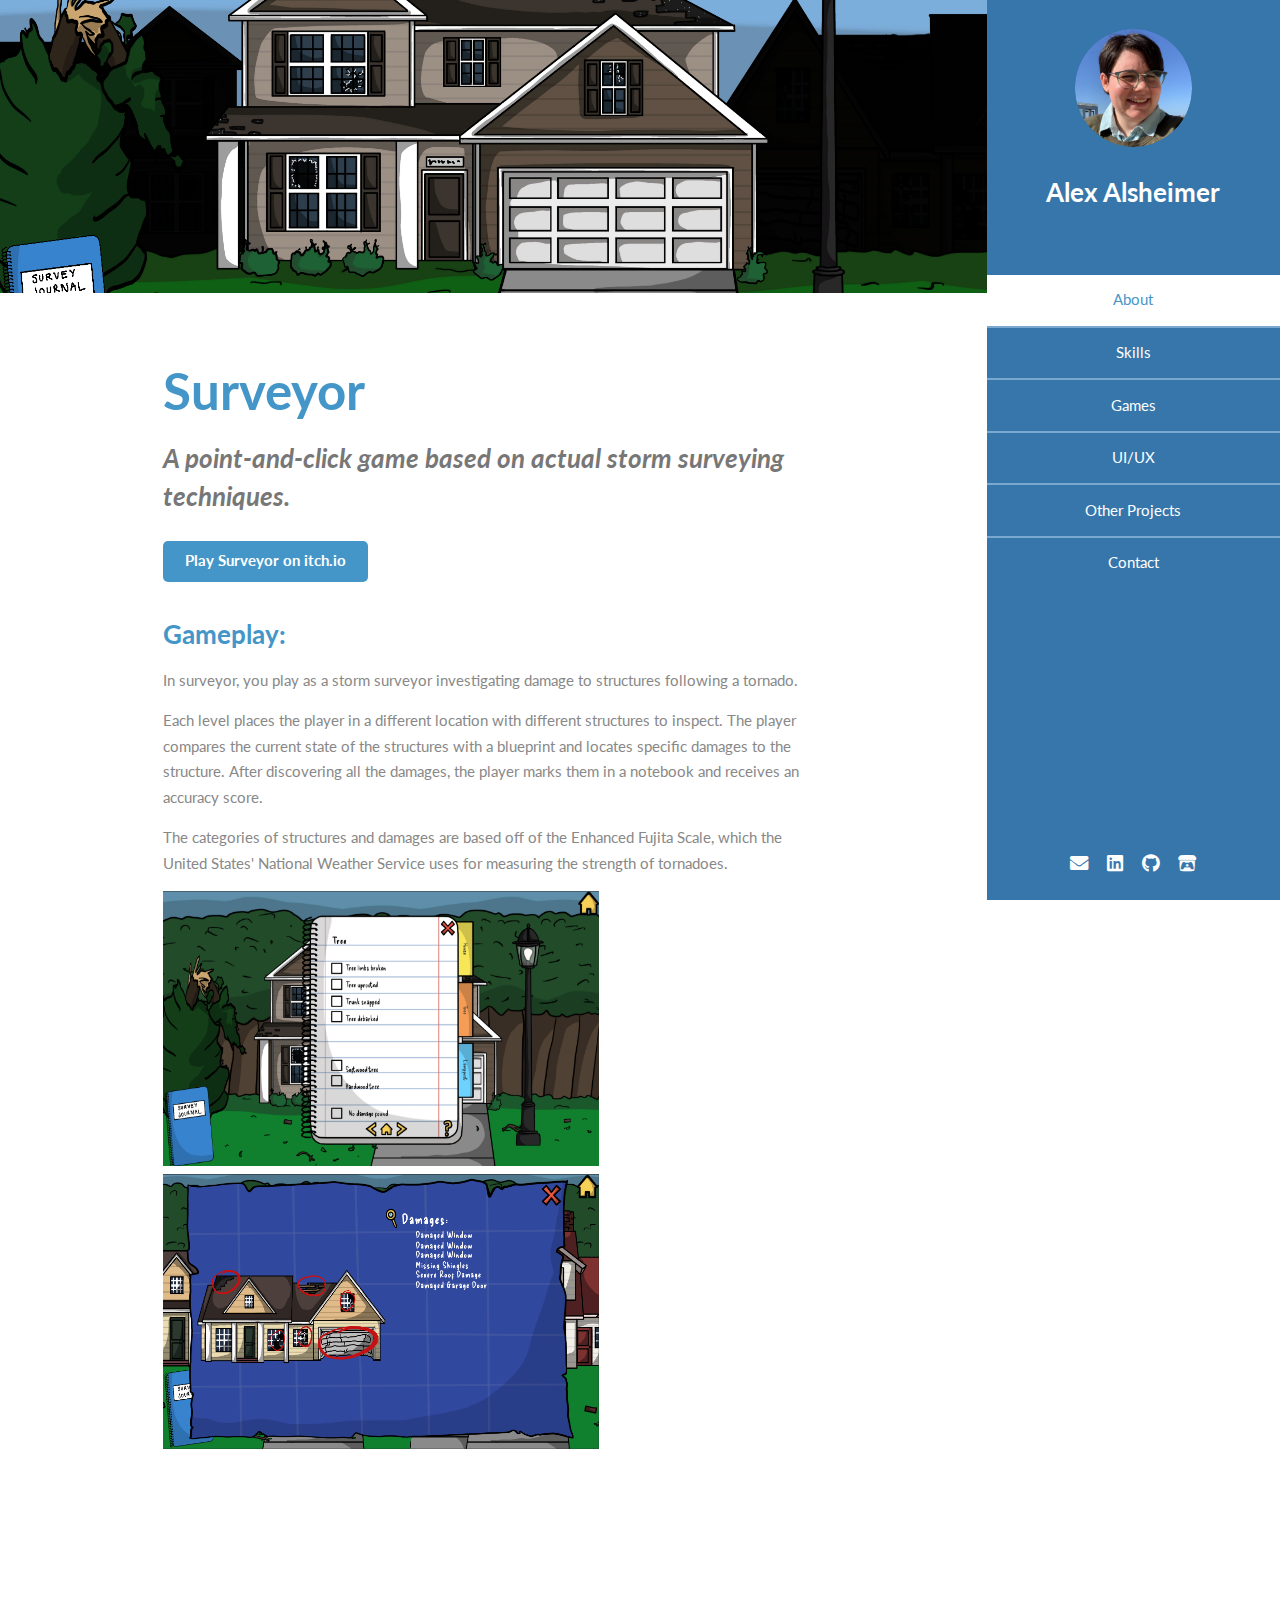
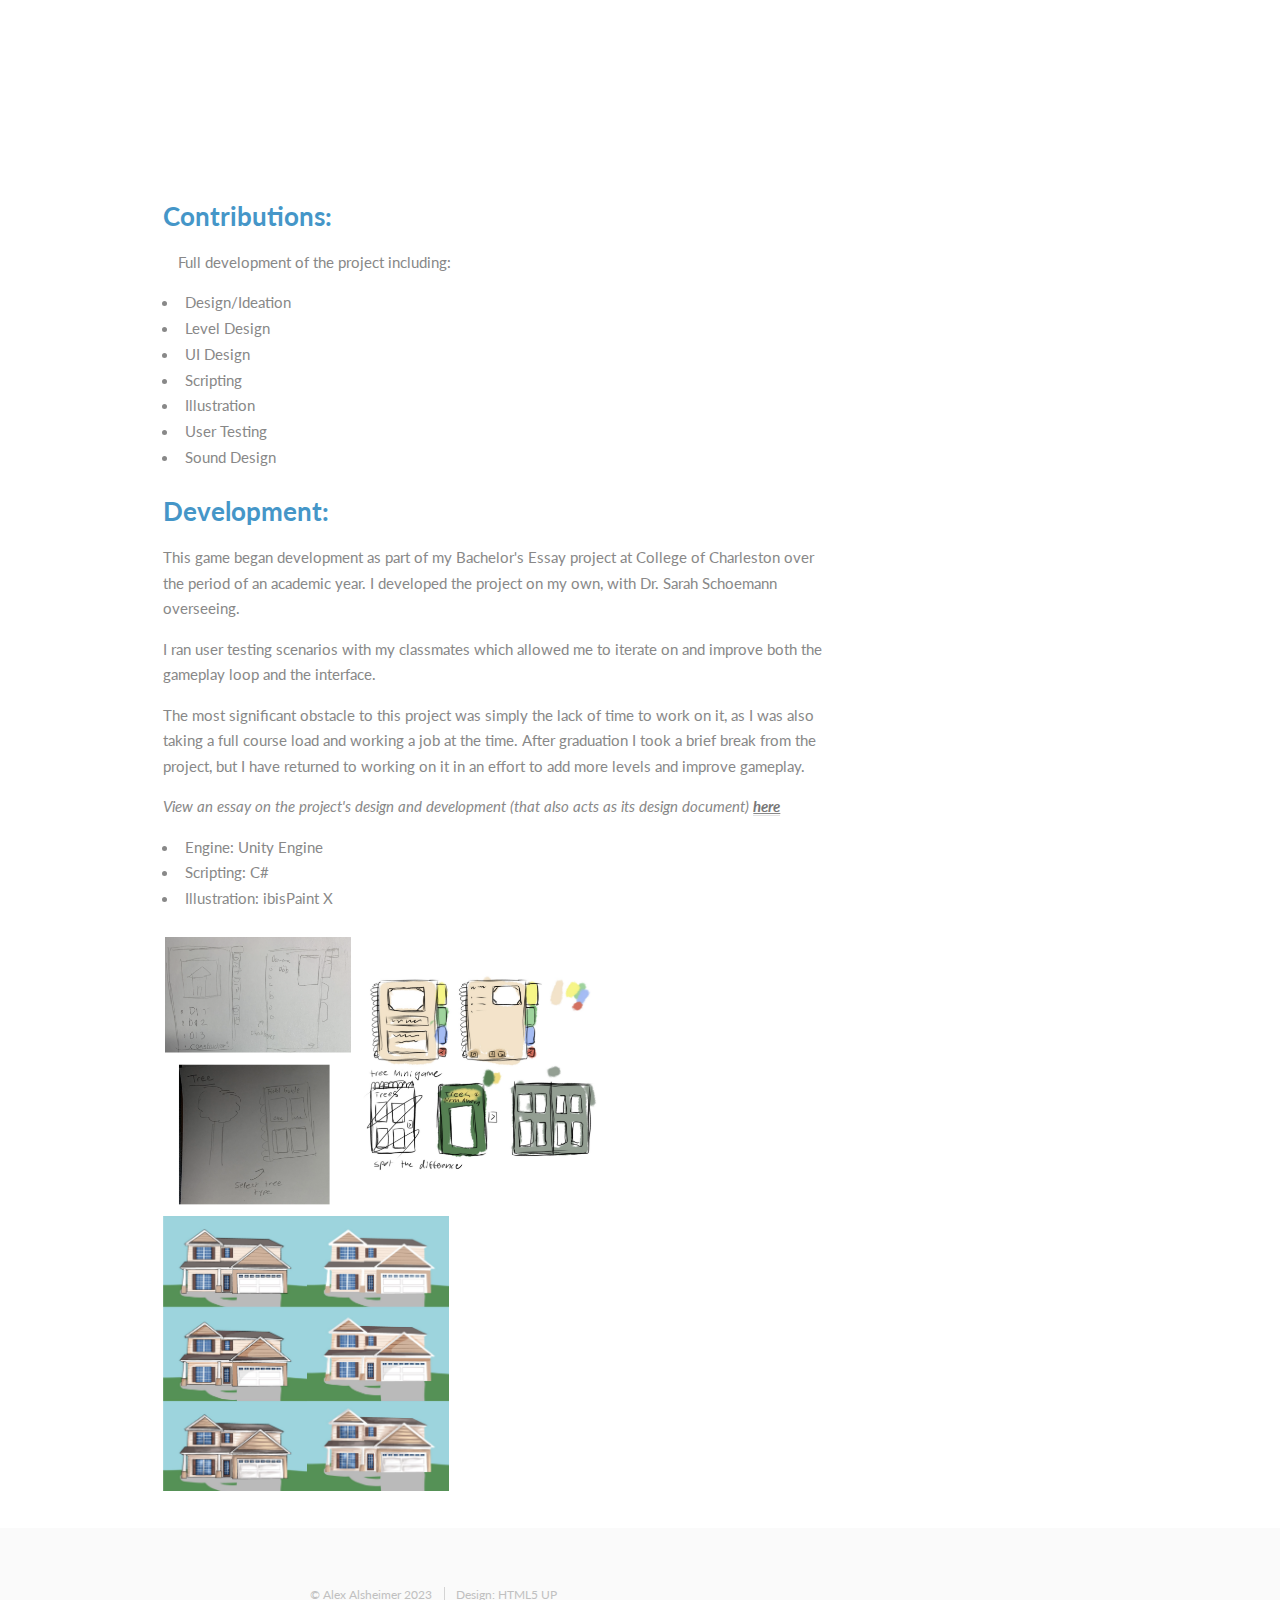
<file: surveyor.html>
<!DOCTYPE HTML>
<!--
	Read Only by HTML5 UP
	html5up.net | @ajlkn
	Free for personal and commercial use under the CCA 3.0 license (html5up.net/license)
-->
<html>
	<head>
		<title>Alex Alsheimer</title>
		<meta charset="utf-8" />
		<meta name="viewport" content="width=device-width, initial-scale=1, user-scalable=no" />
		<link rel="stylesheet" href="assets/css/pages.css" />
	</head>
	<body class="is-preload">

		<!-- Header -->
			<section id="header">
				<header>
					<span class="image avatar"><img src="images/avatar.jpg" alt="" /></span>
					<h1 id="logo"><a href="#">Alex Alsheimer</a></h1>
					<p> <br />
					 </p>
				</header>
				<nav id="nav">
					<ul>
						<li><a href="#one" class="active">About</a></li>
						<li><a href="#two">Skills</a></li>
						<li><a href="#three">Games</a></li>
						<li><a href="#six">UI/UX</a></li>
						<li><a href="#four">Other Projects</a></li>
						<li><a href="#five">Contact</a></li>
						<!--<li><a href="testpage2.html">Other</a></li>-->
					</ul>
				</nav>
				<footer>
					<ul class="icons">
						<li><a href="mailto:amalsheimer@gmail.com" class="icon solid fa-envelope"><span class="label">Email</span></a></li>
						<li><a href="https://www.linkedin.com/in/amalsheimer/" class="icon brands fa-linkedin"><span class="label">Linkedin</span></a></li>
						<li><a href="https://github.com/amalsheimer" class="icon brands fa-github"><span class="label">Github</span></a></li>
						<li><a href="https://amalsheimer.itch.io/" class="icon brands fa-itch-io"><span class="label">Itch.io</span></a></li>
					</ul>
				</footer>
			</section>

		<!-- Wrapper -->
			<div id="wrapper">

				<!-- Main -->
					<div id="main">

						<!-- One -->
							<section id="one">
								<div class="image main" data-position="center">
									<img src="images/surveyorbanner.png" alt="" />
								</div>
								<div class="container">
									<header class="major">
										<h2>Surveyor</h2>
										<p><i>A point-and-click game based on actual storm surveying techniques.</i></p>
										<p><a href="https://polkadottedpotato.itch.io/surveyor" class="button primary">Play Surveyor on itch.io</a></p>
									</header>
									<p> </p>
									<h3>Gameplay:</h3>
									<p class="pagetext"> In surveyor, you play as a storm surveyor investigating damage to structures following a tornado. </p>
									<p class="pagetext"> Each level places the player in a different location with different structures to inspect. The player compares the current state of the structures with a blueprint and locates specific damages to the structure. After discovering all the damages, the player marks them in a notebook and receives an accuracy score.</p>
									<p class="pagetext"> The categories of structures and damages are based off of the Enhanced Fujita Scale, which the United States' National Weather Service uses for measuring the strength of tornadoes.
										</p>
									<img class="gameimage" src="images/surveyor1.png" alt="" height="275em" width="450em" />
									<img class="gameimage" src="images/surveyor2.png" alt="" height="275em" width="450em" />
									<!--<iframe width="500em" height="300em" src="https://www.youtube.com/embed/HhOrswsp-oQ?si=wi9iMeYHCONRRYZW" title="YouTube video player" frameborder="0" allow="accelerometer; autoplay; clipboard-write; encrypted-media; gyroscope; picture-in-picture; web-share" allowfullscreen></iframe> -->
									<iframe width="500em" height="300em" src="https://www.youtube.com/embed/zPnYuH7SWYI?si=tuIZCvIUL8fPiwq0" title="YouTube video player" frameborder="0" allow="accelerometer; autoplay; clipboard-write; encrypted-media; gyroscope; picture-in-picture; web-share" allowfullscreen></iframe>
									<!-- imags -->
									<p> </p>
									<h3>Contributions:</h3>
									<ul>
									<p class="pagetext">Full development of the project including:</p>
									<li >Design/Ideation</li>
									<li >Level Design</li>
									<li >UI Design</li>
									<li>Scripting</li>
									<li>Illustration</li>
									<li>User Testing</li>
									<li>Sound Design</li>

									</ul>
									<h3>Development:</h3>
									<p class="pagetext">This game began development as part of my Bachelor's Essay project at College of Charleston over the period of an academic year. I developed the project on my own, with Dr. Sarah Schoemann overseeing. </p>
									<p class="pagetext"> I ran user testing scenarios with my classmates which allowed me to iterate on and improve both the gameplay loop and the interface. </p>
									<p class="pagetext"> The most significant obstacle to this project was simply the lack of time to work on it, as I was also taking a full course load and working a job at the time. After graduation I took a brief break from the project, but I have returned to working on it in an effort to add more levels and improve gameplay. </p>
									<p class="pagetext"> <i>View an essay on the project's design and development (that also acts as its design document) <a href="documents\Disaster Essay.pdf"><u><b>here</b></a> </i> </u> </p>
									<ul>
										<li>Engine: Unity Engine</li>
										<li>Scripting: C#</li>
										<li>Illustration: ibisPaint X </li>
										
										
										</ul>
										 <!-- imagesssssss behidn the scenss -->
										 <img class="gameimage" src="images/surveyor3.png" alt="" height="275em" width="450em" />
										 <img class="gameimage" src="images/surveyor4.png" alt="" height="275em" width="300em" />
								
									
								</div>
							</section>

						<!-- Two -->
							<!-- <section id="two">
								<div class="container">
									<h3>Skills & Technologies</h3>
									<p></p>
									<ul class="feature-icons">
										<li class="icon solid fa-gamepad">Game Design</li>
										<li class="icon solid fa-cubes">Unity Engine & C#</li>
										<li class="icon solid fa-book"></li>
										<li class="icon solid fa-video">Iterative Design Process (Prototyping, User Testing)</li>
										<li class="icon solid fa-palette">Research</li>
							
									</ul>
								</div>
							</section>
						-->

						<!-- Three -->
							<!--<section id="three">
								<div class="container">
									<h3>Games and Game-Related Projects</h3>
									<p></p>
									<div class="features">
										<article>
											<a href="https://amalsheimer.itch.io/surveyor" class="image"><img src="images/pic01a.png" alt="" /></a>
											<div class="inner">
												<h4>Surveyor (In development)</h4>
												<h5>A point-and-click adventure game based off of real storm surveying techniques. </h5>
												<p><b>Technology:</b> Unity Engine, C#<br>
												<b>Contributions:</b> All design, art, and development</p>
											</div>
										</article>
										<article>
											<a href="https://amalsheimer.itch.io/narravas" class="image"><img src="images/pic01b.png" alt="" /></a>
											<div class="inner">
												<h4>Narravas</h4>
												<h5>A prototype interactive storytelling experience that generates a work of art as you play. </h5> 
												<p>Made with Anthony Forcella and Christian Gibson.<br>
													<b>Technology:</b> Unity Engine, C#, Ink (Scripting Language)<br>
													<b>Contributions:</b> Concept, Programming & Ink-Unity Integration, Some art assets</p>
												</p>
											</div>
										</article>
										<article>
											<a href="https://link.springer.com/chapter/10.1007/978-3-031-28993-4_13" class="image"><img src="images/pic03a.png" alt="" /></a>
											<div class="inner">
												<h4>A Review of Game Design Techniques for Managing Suspense</h4>
												<h5>Research and analysis of the way games affect a player's suspsense level and potential applications of those techniques</h5>
												<p>Worked with Dr. Ying Zhu and Daniel Kim at Georgia State University Immersive Media Computing REU<br>
													<b>Technology: </b> n/a <br>
													<b>Contributions:</b> Literature review/analysis</p>
											</div>
										</article>
										<article>
											<a href="https://amalsheimer.itch.io/snowballing" class="image"><img src="images/pic01c.png" alt="" /></a>
											<div class="inner">
												<h4>Snowballing (In development)</h4>
												<h5>A puzzle platformer where you play as a snowball collecting snow, gaining mass to jump higher and progress.</h5>
												<p><b>Technology:</b> Unity Engine, C#<br>
													<b>Contributions:</b> All design and development</p>
											</div>
										</article>
									</div>
								</div>
							</section> -->

							<!--<section id="four">
								<div class="container">
									<h3>User Interface/Experience</h3>
									<p></p>
									<div class="features">
										<article>
											<a href="https://github.com/Dragoness6215/MYdata" class="image"><img src="images/pic02a.png" alt="" /></a>
											<div class="inner">
												<h4>MYdata</h4>
												<h5>User interface redesign & improving functionality for a data collection app.</h5>
												<p>App originally conceptualized by Dr. Sarah Schoemann and Jo Jackley. Worked alongside Lucas Fancher, Sarah Greene, Emma Satterfield and Drew Smuniewski.<br>
													<b>Technology:</b> Node.js, React Native, Android Studio<br>
													<b>Contributions:</b> UI re-design, New graph design, Project management (Agile & SCRUM), UI implementation</p>
											</div>
										</article>
										<article>
											<a href="https://www.figma.com/file/F8S5K4ixWzB3zQxhAXXmR7/Articuwin_Wireframe?node-id=0%3A1&t=jq289p5dWsxc2ycd-1" class="image"><img src="images/pic02b.png" alt="" /></a>
											<div class="inner">
												<h4>Articuwin</h4>
												<h5> User interface design and workflow for a proposed simplistic task-tracking app.</h5>
												<p> <b>Technology:</b> Figma<br>
													<b>Contributions:</b> UI design, Documentation, Figma implementation & functionality</p>
											</div>
										</article>
									</div>
								</div>
							</section> -->

							<!-- <section id="five">
								<div class="container">
									<h3>Other</h3>
									<p></p>
									<div class="features">
										
										<article>
											<a href="https://youtu.be/IrAvU8sAzpc" class="image"><img src="images/pic03b.png" alt="" /></a>
											<div class="inner">
												<h4>Mix-Up-World TV</h4>
												<h5>A 45-minute parody film that takes the form of flipping through television channels.</h5>
												<p><b>Technology: </b>Davinci Resolve<br>
													<b>Contributions: </b>All writing, production, and editing, as well as some acting.</p>
											</div>
										</article>
										<!-- <article>
											<a href="#" class="image"><img src="images/pic04b.jpg" alt="" /></a>
											<div class="inner">
												<h4>Short Stories</h4>
												<p>Collection of writing.</p>
											</div>
										</article> --> 
									</div>
								</div>
							</section> 
						

						<!-- Four -->
						
							<!-- <section id="four">
								<div class="container">
									<h3>Contact Me</h3>
									<p>Integer eu ante ornare amet commetus vestibulum blandit integer in curae ac faucibus integer non. Adipiscing cubilia elementum integer. Integer eu ante ornare amet commetus.</p>
									<form method="post" action="mailto:amalsheimer@gmail.com">
										<div class="row gtr-uniform">
											<div class="col-6 col-12-xsmall"><input type="text" name="name" id="name" placeholder="Name" /></div>
											<div class="col-6 col-12-xsmall"><input type="email" name="email" id="email" placeholder="Email" /></div>
											<div class="col-12"><input type="text" name="subject" id="subject" placeholder="Subject" /></div>
											<div class="col-12"><textarea name="message" id="message" placeholder="Message" rows="6"></textarea></div>
											<div class="col-12">
												<ul class="actions">
													<li><input type="submit" class="primary" value="Send Message" /></li>
													<li><input type="reset" value="Reset Form" /></li>
												</ul>
											</div>
										</div>
									</form>
								</div>
							</section> -->
						

						<!-- Five -->
						<!--
							<section id="five">
								<div class="container">
									<h3>Elements</h3>

									<section>
										<h4>Text</h4>
										<p>This is <b>bold</b> and this is <strong>strong</strong>. This is <i>italic</i> and this is <em>emphasized</em>.
										This is <sup>superscript</sup> text and this is <sub>subscript</sub> text.
										This is <u>underlined</u> and this is code: <code>for (;;) { ... }</code>. Finally, <a href="#">this is a link</a>.</p>
										<hr />
										<header>
											<h4>Heading with a Subtitle</h4>
											<p>Lorem ipsum dolor sit amet nullam id egestas urna aliquam</p>
										</header>
										<p>Nunc lacinia ante nunc ac lobortis. Interdum adipiscing gravida odio porttitor sem non mi integer non faucibus ornare mi ut ante amet placerat aliquet. Volutpat eu sed ante lacinia sapien lorem accumsan varius montes viverra nibh in adipiscing blandit tempus accumsan.</p>
										<header>
											<h5>Heading with a Subtitle</h5>
											<p>Lorem ipsum dolor sit amet nullam id egestas urna aliquam</p>
										</header>
										<p>Nunc lacinia ante nunc ac lobortis. Interdum adipiscing gravida odio porttitor sem non mi integer non faucibus ornare mi ut ante amet placerat aliquet. Volutpat eu sed ante lacinia sapien lorem accumsan varius montes viverra nibh in adipiscing blandit tempus accumsan.</p>
										<hr />
										<h2>Heading Level 2</h2>
										<h3>Heading Level 3</h3>
										<h4>Heading Level 4</h4>
										<h5>Heading Level 5</h5>
										<h6>Heading Level 6</h6>
										<hr />
										<h5>Blockquote</h5>
										<blockquote>Fringilla nisl. Donec accumsan interdum nisi, quis tincidunt felis sagittis eget tempus euismod. Vestibulum ante ipsum primis in faucibus vestibulum. Blandit adipiscing eu felis iaculis volutpat ac adipiscing accumsan faucibus. Vestibulum ante ipsum primis in faucibus lorem ipsum dolor sit amet nullam adipiscing eu felis.</blockquote>
										<h5>Preformatted</h5>
										<pre><code>i = 0;

while (!deck.isInOrder()) {
    print 'Iteration ' + i;
    deck.shuffle();
    i++;
}

print 'It took ' + i + ' iterations to sort the deck.';</code></pre>
									</section>

									<section>
										<h4>Lists</h4>
										<div class="row">
											<div class="col-6 col-12-xsmall">
												<h5>Unordered</h5>
												<ul>
													<li>Dolor pulvinar etiam magna etiam.</li>
													<li>Sagittis adipiscing lorem eleifend.</li>
													<li>Felis enim feugiat dolore viverra.</li>
												</ul>
												<h5>Alternate</h5>
												<ul class="alt">
													<li>Dolor pulvinar etiam magna etiam.</li>
													<li>Sagittis adipiscing lorem eleifend.</li>
													<li>Felis enim feugiat dolore viverra.</li>
												</ul>
											</div>
											<div class="col-6 col-12-xsmall">
												<h5>Ordered</h5>
												<ol>
													<li>Dolor pulvinar etiam magna etiam.</li>
													<li>Etiam vel felis at lorem sed viverra.</li>
													<li>Felis enim feugiat dolore viverra.</li>
													<li>Dolor pulvinar etiam magna etiam.</li>
													<li>Etiam vel felis at lorem sed viverra.</li>
													<li>Felis enim feugiat dolore viverra.</li>
												</ol>
												<h5>Icons</h5>
												<ul class="icons">
													<li><a href="#" class="icon brands fa-twitter"><span class="label">Twitter</span></a></li>
													<li><a href="#" class="icon brands fa-facebook-f"><span class="label">Facebook</span></a></li>
													<li><a href="#" class="icon brands fa-instagram"><span class="label">Instagram</span></a></li>
													<li><a href="#" class="icon brands fa-github"><span class="label">Github</span></a></li>
													<li><a href="#" class="icon brands fa-dribbble"><span class="label">Dribbble</span></a></li>
													<li><a href="#" class="icon brands fa-tumblr"><span class="label">Tumblr</span></a></li>
												</ul>
											</div>
										</div>
										<h5>Actions</h5>
										<ul class="actions">
											<li><a href="#" class="button primary">Default</a></li>
											<li><a href="#" class="button">Default</a></li>
											<li><a href="#" class="button alt">Default</a></li>
										</ul>
										<ul class="actions small">
											<li><a href="#" class="button primary small">Small</a></li>
											<li><a href="#" class="button small">Small</a></li>
											<li><a href="#" class="button alt small">Small</a></li>
										</ul>
										<div class="row">
											<div class="col-3 col-6-medium col-12-xsmall">
												<ul class="actions stacked">
													<li><a href="#" class="button primary">Default</a></li>
													<li><a href="#" class="button">Default</a></li>
													<li><a href="#" class="button alt">Default</a></li>
												</ul>
											</div>
											<div class="col-3 col-6 col-12-xsmall">
												<ul class="actions stacked">
													<li><a href="#" class="button primary small">Small</a></li>
													<li><a href="#" class="button small">Small</a></li>
													<li><a href="#" class="button alt small">Small</a></li>
												</ul>
											</div>
											<div class="col-3 col-6-medium col-12-xsmall">
												<ul class="actions stacked">
													<li><a href="#" class="button primary fit">Default</a></li>
													<li><a href="#" class="button fit">Default</a></li>
													<li><a href="#" class="button alt fit">Default</a></li>
												</ul>
											</div>
											<div class="col-3 col-6-medium col-12-xsmall">
												<ul class="actions stacked">
													<li><a href="#" class="button primary small fit">Small</a></li>
													<li><a href="#" class="button small fit">Small</a></li>
													<li><a href="#" class="button alt small fit">Small</a></li>
												</ul>
											</div>
										</div>
									</section>

									<section>
										<h4>Table</h4>
										<h5>Default</h5>
										<div class="table-wrapper">
											<table>
												<thead>
													<tr>
														<th>Name</th>
														<th>Description</th>
														<th>Price</th>
													</tr>
												</thead>
												<tbody>
													<tr>
														<td>Item One</td>
														<td>Ante turpis integer aliquet porttitor.</td>
														<td>29.99</td>
													</tr>
													<tr>
														<td>Item Two</td>
														<td>Vis ac commodo adipiscing arcu aliquet.</td>
														<td>19.99</td>
													</tr>
													<tr>
														<td>Item Three</td>
														<td> Morbi faucibus arcu accumsan lorem.</td>
														<td>29.99</td>
													</tr>
													<tr>
														<td>Item Four</td>
														<td>Vitae integer tempus condimentum.</td>
														<td>19.99</td>
													</tr>
													<tr>
														<td>Item Five</td>
														<td>Ante turpis integer aliquet porttitor.</td>
														<td>29.99</td>
													</tr>
												</tbody>
												<tfoot>
													<tr>
														<td colspan="2"></td>
														<td>100.00</td>
													</tr>
												</tfoot>
											</table>
										</div>

										<h5>Alternate</h5>
										<div class="table-wrapper">
											<table class="alt">
												<thead>
													<tr>
														<th>Name</th>
														<th>Description</th>
														<th>Price</th>
													</tr>
												</thead>
												<tbody>
													<tr>
														<td>Item One</td>
														<td>Ante turpis integer aliquet porttitor.</td>
														<td>29.99</td>
													</tr>
													<tr>
														<td>Item Two</td>
														<td>Vis ac commodo adipiscing arcu aliquet.</td>
														<td>19.99</td>
													</tr>
													<tr>
														<td>Item Three</td>
														<td> Morbi faucibus arcu accumsan lorem.</td>
														<td>29.99</td>
													</tr>
													<tr>
														<td>Item Four</td>
														<td>Vitae integer tempus condimentum.</td>
														<td>19.99</td>
													</tr>
													<tr>
														<td>Item Five</td>
														<td>Ante turpis integer aliquet porttitor.</td>
														<td>29.99</td>
													</tr>
												</tbody>
												<tfoot>
													<tr>
														<td colspan="2"></td>
														<td>100.00</td>
													</tr>
												</tfoot>
											</table>
										</div>
									</section>

									<section>
										<h4>Buttons</h4>
										<ul class="actions">
											<li><a href="#" class="button primary">Primary</a></li>
											<li><a href="#" class="button">Default</a></li>
											<li><a href="#" class="button alt">Alternate</a></li>
										</ul>
										<ul class="actions">
											<li><a href="#" class="button primary large">Large</a></li>
											<li><a href="#" class="button">Default</a></li>
											<li><a href="#" class="button alt small">Small</a></li>
										</ul>
										<ul class="actions fit">
											<li><a href="#" class="button primary fit">Fit</a></li>
											<li><a href="#" class="button fit">Fit</a></li>
											<li><a href="#" class="button alt fit">Fit</a></li>
										</ul>
										<ul class="actions fit small">
											<li><a href="#" class="button primary fit small">Fit + Small</a></li>
											<li><a href="#" class="button fit small">Fit + Small</a></li>
											<li><a href="#" class="button alt fit small">Fit + Small</a></li>
										</ul>
										<ul class="actions">
											<li><a href="#" class="button primary icon solid fa-download">Icon</a></li>
											<li><a href="#" class="button icon solid fa-download">Icon</a></li>
											<li><a href="#" class="button alt icon solid fa-check">Icon</a></li>
										</ul>
										<ul class="actions">
											<li><span class="button primary disabled">Primary</span></li>
											<li><span class="button disabled">Default</span></li>
											<li><span class="button alt disabled">Alternate</span></li>
										</ul>
									</section>

									<section>
										<h4>Form</h4>
										<form method="post" action="#">
											<div class="row gtr-uniform">
												<div class="col-6 col-12-xsmall">
													<input type="text" name="demo-name" id="demo-name" value="" placeholder="Name" />
												</div>
												<div class="col-6 col-12-xsmall">
													<input type="email" name="demo-email" id="demo-email" value="" placeholder="Email" />
												</div>
												<div class="col-12">
													<select name="demo-category" id="demo-category">
														<option value="">- Category -</option>
														<option value="1">Manufacturing</option>
														<option value="1">Shipping</option>
														<option value="1">Administration</option>
														<option value="1">Human Resources</option>
													</select>
												</div>
												<div class="col-4 col-12-medium">
													<input type="radio" id="demo-priority-low" name="demo-priority" checked>
													<label for="demo-priority-low">Low Priority</label>
												</div>
												<div class="col-4 col-12-medium">
													<input type="radio" id="demo-priority-normal" name="demo-priority">
													<label for="demo-priority-normal">Normal Priority</label>
												</div>
												<div class="col-4 col-12-medium">
													<input type="radio" id="demo-priority-high" name="demo-priority">
													<label for="demo-priority-high">High Priority</label>
												</div>
												<div class="col-6 col-12-medium">
													<input type="checkbox" id="demo-copy" name="demo-copy">
													<label for="demo-copy">Email me a copy of this message</label>
												</div>
												<div class="col-6 col-12-medium">
													<input type="checkbox" id="demo-human" name="demo-human" checked>
													<label for="demo-human">I am a human and not a robot</label>
												</div>
												<div class="col-12">
													<textarea name="demo-message" id="demo-message" placeholder="Enter your message" rows="6"></textarea>
												</div>
												<div class="col-12">
													<ul class="actions">
														<li><input type="submit" value="Send Message" /></li>
														<li><input type="reset" value="Reset" class="alt" /></li>
													</ul>
												</div>
											</div>
										</form>
									</section>

									<section>
										<h4>Image</h4>
										<h5>Fit</h5>
										<span class="image fit"><img src="images/banner.jpg" alt="" /></span>
										<div class="box alt">
											<div class="row gtr-50 gtr-uniform">
												<div class="col-4"><span class="image fit"><img src="images/pic01.jpg" alt="" /></span></div>
												<div class="col-4"><span class="image fit"><img src="images/pic02.jpg" alt="" /></span></div>
												<div class="col-4"><span class="image fit"><img src="images/pic03.jpg" alt="" /></span></div>
												<div class="col-4"><span class="image fit"><img src="images/pic02.jpg" alt="" /></span></div>
												<div class="col-4"><span class="image fit"><img src="images/pic03.jpg" alt="" /></span></div>
												<div class="col-4"><span class="image fit"><img src="images/pic01.jpg" alt="" /></span></div>
												<div class="col-4"><span class="image fit"><img src="images/pic03.jpg" alt="" /></span></div>
												<div class="col-4"><span class="image fit"><img src="images/pic01.jpg" alt="" /></span></div>
												<div class="col-4"><span class="image fit"><img src="images/pic02.jpg" alt="" /></span></div>
											</div>
										</div>
										<h5>Left &amp; Right</h5>
										<p><span class="image left"><img src="images/avatar.jpg" alt="" /></span>Fringilla nisl. Donec accumsan interdum nisi, quis tincidunt felis sagittis eget. tempus euismod. Vestibulum ante ipsum primis in faucibus vestibulum. Blandit adipiscing eu felis iaculis volutpat ac adipiscing accumsan eu faucibus. Integer ac pellentesque praesent tincidunt felis sagittis eget. tempus euismod. Vestibulum ante ipsum primis in faucibus vestibulum. Blandit adipiscing eu felis iaculis volutpat ac adipiscing accumsan eu faucibus. Integer ac pellentesque praesent. Donec accumsan interdum nisi, quis tincidunt felis sagittis eget. tempus euismod. Vestibulum ante ipsum primis in faucibus vestibulum. Blandit adipiscing eu felis iaculis volutpat ac adipiscing accumsan eu faucibus. Integer ac pellentesque praesent tincidunt felis sagittis eget. tempus euismod. Vestibulum ante ipsum primis in faucibus vestibulum. Blandit adipiscing eu felis iaculis volutpat ac adipiscing accumsan eu faucibus. Integer ac pellentesque praesent.</p>
										<p><span class="image right"><img src="images/avatar.jpg" alt="" /></span>Fringilla nisl. Donec accumsan interdum nisi, quis tincidunt felis sagittis eget. tempus euismod. Vestibulum ante ipsum primis in faucibus vestibulum. Blandit adipiscing eu felis iaculis volutpat ac adipiscing accumsan eu faucibus. Integer ac pellentesque praesent tincidunt felis sagittis eget. tempus euismod. Vestibulum ante ipsum primis in faucibus vestibulum. Blandit adipiscing eu felis iaculis volutpat ac adipiscing accumsan eu faucibus. Integer ac pellentesque praesent. Donec accumsan interdum nisi, quis tincidunt felis sagittis eget. tempus euismod. Vestibulum ante ipsum primis in faucibus vestibulum. Blandit adipiscing eu felis iaculis volutpat ac adipiscing accumsan eu faucibus. Integer ac pellentesque praesent tincidunt felis sagittis eget. tempus euismod. Vestibulum ante ipsum primis in faucibus vestibulum. Blandit adipiscing eu felis iaculis volutpat ac adipiscing accumsan eu faucibus. Integer ac pellentesque praesent.</p>
									</section>

								</div>
							</section>
						-->

					</div>

				<!-- Footer -->
					<section id="footer">
						<div class="container">
							<ul class="copyright">
								<li>&copy; Alex Alsheimer 2023</li><li>Design: <a href="http://html5up.net">HTML5 UP</a></li>
							</ul>
						</div>
					</section>

			</div>

		<!-- Scripts -->
			<script src="assets/js/jquery.min.js"></script>
			<script src="assets/js/jquery.scrollex.min.js"></script>
			<script src="assets/js/jquery.scrolly.min.js"></script>
			<script src="assets/js/browser.min.js"></script>
			<script src="assets/js/breakpoints.min.js"></script>
			<script src="assets/js/util.js"></script>
			<script src="assets/js/main.js"></script>

	</body>
</html>
</file>
<file: assets/css/main.css>
@import url("fontawesome-all.min.css");
@import url("https://fonts.googleapis.com/css?family=Lato:400,400italic,700,700italic|Source+Code+Pro:400");

/*
	Read Only by HTML5 UP
	html5up.net | @ajlkn
	Free for personal and commercial use under the CCA 3.0 license (html5up.net/license)
*/

html, body, div, span, applet, object,
iframe, h1, h2, h3, h4, h5, h6, p, blockquote,
pre, a, abbr, acronym, address, big, cite,
code, del, dfn, em, img, ins, kbd, q, s, samp,
small, strike, strong, sub, sup, tt, var, b,
u, i, center, dl, dt, dd, ol, ul, li, fieldset,
form, label, legend, table, caption, tbody,
tfoot, thead, tr, th, td, article, aside,
canvas, details, embed, figure, figcaption,
footer, header, hgroup, menu, nav, output, ruby,
section, summary, time, mark, audio, video {
	margin: 0;
	padding: 0;
	border: 0;
	font-size: 100%;
	font: inherit;
	vertical-align: baseline;}

article, aside, details, figcaption, figure,
footer, header, hgroup, menu, nav, section {
	display: block;}

body {
	line-height: 1;
}

ol, ul {
	list-style: none;
}

blockquote, q {
	quotes: none;
}

	blockquote:before, blockquote:after, q:before, q:after {
		content: '';
		content: none;
	}

table {
	border-collapse: collapse;
	border-spacing: 0;
}

body {
	-webkit-text-size-adjust: none;
}

mark {
	background-color: transparent;
	color: inherit;
}

input::-moz-focus-inner {
	border: 0;
	padding: 0;
}

input, select, textarea {
	-moz-appearance: none;
	-webkit-appearance: none;
	-ms-appearance: none;
	appearance: none;
}

/* Basic */

	html {
		box-sizing: border-box;
	}

	*, *:before, *:after {
		box-sizing: inherit;
	}

	body {
		background: #fff;
	}

		body.is-preload *, body.is-preload *:before, body.is-preload *:after {
			-moz-animation: none !important;
			-webkit-animation: none !important;
			-ms-animation: none !important;
			animation: none !important;
			-moz-transition: none !important;
			-webkit-transition: none !important;
			-ms-transition: none !important;
			transition: none !important;
		}

	body, input, select, textarea {
		color: #888;
		font-family: "Lato", sans-serif;
		font-size: 16pt;
		font-weight: 400;
		line-height: 1.75em;
	}

	a {
		-moz-transition: color 0.2s ease-in-out, border-color 0.2s ease-in-out;
		-webkit-transition: color 0.2s ease-in-out, border-color 0.2s ease-in-out;
		-ms-transition: color 0.2s ease-in-out, border-color 0.2s ease-in-out;
		transition: color 0.2s ease-in-out, border-color 0.2s ease-in-out;
		border-bottom: solid 1px #e4e4e4;
		color: inherit;
		text-decoration: none;
	}

		a:hover {
			border-bottom-color: transparent;
			color: #4596c8  !important;
		}

	strong, b {
		color: #777;
		font-weight: 700;
	}

	em, i {
		font-style: italic;
	}

	p {
		margin: 0 0 2.25em 0;
	}

	h1, h2, h3, h4, h5, h6 {
		color: #777;
		font-weight: 700;
		line-height: 1em;
		margin: 0 0 0.5625em 0;
	}

		h1 a, h2 a, h3 a, h4 a, h5 a, h6 a {
			border: 0;
			color: inherit;
			text-decoration: none;
		}

	h2 {
		font-size: 2em;
		line-height: 1.5em;
	}

	h3 {
		font-size: 1.75em;
		line-height: 1.5em;
	}

	h4 {
		font-size: 1.25em;
		line-height: 1.5em;
	}

	h5 {
		font-size: 0.9em;
		line-height: 1.5em;
	}

	h6 {
		font-size: 0.7em;
		line-height: 1.5em;
	}

	sub {
		font-size: 0.8em;
		position: relative;
		top: 0.5em;
	}

	sup {
		font-size: 0.8em;
		position: relative;
		top: -0.5em;
	}

	hr {
		border: 0;
		border-bottom: solid 2px #f4f4f4;
		margin: 2.25em 0;
	}

		hr.major {
			margin: 0em 0;
		}

	blockquote {
		border-left: solid 8px #e4e4e4;
		font-style: italic;
		margin: 0 0 2.25em 0;
		padding: 0.5em 0 0.5em 2em;
	}

	code {
		background: #555;
		border-radius: 5px;
		color: #fff;
		font-family: "Source Code Pro", monospace;
		font-size: 0.9em;
		margin: 0 0.25em;
		padding: 0.25em 0.65em;
	}

	pre {
		font-family: "Source Code Pro", monospace;
		font-size: 0.9em;
		margin: 0 0 2.25em 0;
	}

		pre code {
			-webkit-overflow-scrolling: touch;
			display: block;
			line-height: 1.5em;
			overflow-x: auto;
			padding: 1em 1.5em;
		}

	.align-left {
		text-align: left;
	}

	.align-center {
		text-align: center;
	}

	.align-right {
		text-align: right;
	}

/* Row */

	.row {
		display: flex;
		flex-wrap: wrap;
		box-sizing: border-box;
		align-items: stretch;
	}

		.row > * {
			box-sizing: border-box;
		}

		.row.gtr-uniform > * > :last-child {
			margin-bottom: 0;
		}

		.row.aln-left {
			justify-content: flex-start;
		}

		.row.aln-center {
			justify-content: center;
		}

		.row.aln-right {
			justify-content: flex-end;
		}

		.row.aln-top {
			align-items: flex-start;
		}

		.row.aln-middle {
			align-items: center;
		}

		.row.aln-bottom {
			align-items: flex-end;
		}

		.row > .imp {
			order: -1;
		}

		.row > .col-1 {
			width: 8.33333%;
		}

		.row > .off-1 {
			margin-left: 8.33333%;
		}

		.row > .col-2 {
			width: 16.66667%;
		}

		.row > .off-2 {
			margin-left: 16.66667%;
		}

		.row > .col-3 {
			width: 25%;
		}

		.row > .off-3 {
			margin-left: 25%;
		}

		.row > .col-4 {
			width: 33.33333%;
		}

		.row > .off-4 {
			margin-left: 33.33333%;
		}

		.row > .col-5 {
			width: 41.66667%;
		}

		.row > .off-5 {
			margin-left: 41.66667%;
		}

		.row > .col-6 {
			width: 50%;
		}

		.row > .off-6 {
			margin-left: 50%;
		}

		.row > .col-7 {
			width: 58.33333%;
		}

		.row > .off-7 {
			margin-left: 58.33333%;
		}

		.row > .col-8 {
			width: 66.66667%;
		}

		.row > .off-8 {
			margin-left: 66.66667%;
		}

		.row > .col-9 {
			width: 75%;
		}

		.row > .off-9 {
			margin-left: 75%;
		}

		.row > .col-10 {
			width: 83.33333%;
		}

		.row > .off-10 {
			margin-left: 83.33333%;
		}

		.row > .col-11 {
			width: 91.66667%;
		}

		.row > .off-11 {
			margin-left: 91.66667%;
		}

		.row > .col-12 {
			width: 100%;
		}

		.row > .off-12 {
			margin-left: 100%;
		}

		.row.gtr-0 {
			margin-top: 0;
			margin-left: 0em;
		}

			.row.gtr-0 > * {
				padding: 0 0 0 0em;
			}

			.row.gtr-0.gtr-uniform {
				margin-top: 0em;
			}

				.row.gtr-0.gtr-uniform > * {
					padding-top: 0em;
				}

		.row.gtr-25 {
			margin-top: 0;
			margin-left: -0.5em;
		}

			.row.gtr-25 > * {
				padding: 0 0 0 0.5em;
			}

			.row.gtr-25.gtr-uniform {
				margin-top: -0.5em;
			}

				.row.gtr-25.gtr-uniform > * {
					padding-top: 0.5em;
				}

		.row.gtr-50 {
			margin-top: 0;
			margin-left: -1em;
		}

			.row.gtr-50 > * {
				padding: 0 0 0 1em;
			}

			.row.gtr-50.gtr-uniform {
				margin-top: -1em;
			}

				.row.gtr-50.gtr-uniform > * {
					padding-top: 1em;
				}

		.row {
			margin-top: 0;
			margin-left: -2em;
		}

			.row > * {
				padding: 0 0 0 2em;
			}

			.row.gtr-uniform {
				margin-top: -2em;
			}

				.row.gtr-uniform > * {
					padding-top: 2em;
				}

		.row.gtr-150 {
			margin-top: 0;
			margin-left: -3em;
		}

			.row.gtr-150 > * {
				padding: 0 0 0 3em;
			}

			.row.gtr-150.gtr-uniform {
				margin-top: -3em;
			}

				.row.gtr-150.gtr-uniform > * {
					padding-top: 3em;
				}

		.row.gtr-200 {
			margin-top: 0;
			margin-left: -4em;
		}

			.row.gtr-200 > * {
				padding: 0 0 0 4em;
			}

			.row.gtr-200.gtr-uniform {
				margin-top: -4em;
			}

				.row.gtr-200.gtr-uniform > * {
					padding-top: 4em;
				}

		@media screen and (max-width: 1680px) {

			.row {
				display: flex;
				flex-wrap: wrap;
				box-sizing: border-box;
				align-items: stretch;
			}

				.row > * {
					box-sizing: border-box;
				}

				.row.gtr-uniform > * > :last-child {
					margin-bottom: 0;
				}

				.row.aln-left {
					justify-content: flex-start;
				}

				.row.aln-center {
					justify-content: center;
				}

				.row.aln-right {
					justify-content: flex-end;
				}

				.row.aln-top {
					align-items: flex-start;
				}

				.row.aln-middle {
					align-items: center;
				}

				.row.aln-bottom {
					align-items: flex-end;
				}

				.row > .imp-xlarge {
					order: -1;
				}

				.row > .col-1-xlarge {
					width: 8.33333%;
				}

				.row > .off-1-xlarge {
					margin-left: 8.33333%;
				}

				.row > .col-2-xlarge {
					width: 16.66667%;
				}

				.row > .off-2-xlarge {
					margin-left: 16.66667%;
				}

				.row > .col-3-xlarge {
					width: 25%;
				}

				.row > .off-3-xlarge {
					margin-left: 25%;
				}

				.row > .col-4-xlarge {
					width: 33.33333%;
				}

				.row > .off-4-xlarge {
					margin-left: 33.33333%;
				}

				.row > .col-5-xlarge {
					width: 41.66667%;
				}

				.row > .off-5-xlarge {
					margin-left: 41.66667%;
				}

				.row > .col-6-xlarge {
					width: 50%;
				}

				.row > .off-6-xlarge {
					margin-left: 50%;
				}

				.row > .col-7-xlarge {
					width: 58.33333%;
				}

				.row > .off-7-xlarge {
					margin-left: 58.33333%;
				}

				.row > .col-8-xlarge {
					width: 66.66667%;
				}

				.row > .off-8-xlarge {
					margin-left: 66.66667%;
				}

				.row > .col-9-xlarge {
					width: 75%;
				}

				.row > .off-9-xlarge {
					margin-left: 75%;
				}

				.row > .col-10-xlarge {
					width: 83.33333%;
				}

				.row > .off-10-xlarge {
					margin-left: 83.33333%;
				}

				.row > .col-11-xlarge {
					width: 91.66667%;
				}

				.row > .off-11-xlarge {
					margin-left: 91.66667%;
				}

				.row > .col-12-xlarge {
					width: 100%;
				}

				.row > .off-12-xlarge {
					margin-left: 100%;
				}

				.row.gtr-0 {
					margin-top: 0;
					margin-left: 0em;
				}

					.row.gtr-0 > * {
						padding: 0 0 0 0em;
					}

					.row.gtr-0.gtr-uniform {
						margin-top: 0em;
					}

						.row.gtr-0.gtr-uniform > * {
							padding-top: 0em;
						}

				.row.gtr-25 {
					margin-top: 0;
					margin-left: -0.5em;
				}

					.row.gtr-25 > * {
						padding: 0 0 0 0.5em;
					}

					.row.gtr-25.gtr-uniform {
						margin-top: -0.5em;
					}

						.row.gtr-25.gtr-uniform > * {
							padding-top: 0.5em;
						}

				.row.gtr-50 {
					margin-top: 0;
					margin-left: -1em;
				}

					.row.gtr-50 > * {
						padding: 0 0 0 1em;
					}

					.row.gtr-50.gtr-uniform {
						margin-top: -1em;
					}

						.row.gtr-50.gtr-uniform > * {
							padding-top: 1em;
						}

				.row {
					margin-top: 0;
					margin-left: -2em;
				}

					.row > * {
						padding: 0 0 0 2em;
					}

					.row.gtr-uniform {
						margin-top: -2em;
					}

						.row.gtr-uniform > * {
							padding-top: 2em;
						}

				.row.gtr-150 {
					margin-top: 0;
					margin-left: -3em;
				}

					.row.gtr-150 > * {
						padding: 0 0 0 3em;
					}

					.row.gtr-150.gtr-uniform {
						margin-top: -3em;
					}

						.row.gtr-150.gtr-uniform > * {
							padding-top: 3em;
						}

				.row.gtr-200 {
					margin-top: 0;
					margin-left: -4em;
				}

					.row.gtr-200 > * {
						padding: 0 0 0 4em;
					}

					.row.gtr-200.gtr-uniform {
						margin-top: -4em;
					}

						.row.gtr-200.gtr-uniform > * {
							padding-top: 4em;
						}

		}

		@media screen and (max-width: 1280px) {

			.row {
				display: flex;
				flex-wrap: wrap;
				box-sizing: border-box;
				align-items: stretch;
			}

				.row > * {
					box-sizing: border-box;
				}

				.row.gtr-uniform > * > :last-child {
					margin-bottom: 0;
				}

				.row.aln-left {
					justify-content: flex-start;
				}

				.row.aln-center {
					justify-content: center;
				}

				.row.aln-right {
					justify-content: flex-end;
				}

				.row.aln-top {
					align-items: flex-start;
				}

				.row.aln-middle {
					align-items: center;
				}

				.row.aln-bottom {
					align-items: flex-end;
				}

				.row > .imp-large {
					order: -1;
				}

				.row > .col-1-large {
					width: 8.33333%;
				}

				.row > .off-1-large {
					margin-left: 8.33333%;
				}

				.row > .col-2-large {
					width: 16.66667%;
				}

				.row > .off-2-large {
					margin-left: 16.66667%;
				}

				.row > .col-3-large {
					width: 25%;
				}

				.row > .off-3-large {
					margin-left: 25%;
				}

				.row > .col-4-large {
					width: 33.33333%;
				}

				.row > .off-4-large {
					margin-left: 33.33333%;
				}

				.row > .col-5-large {
					width: 41.66667%;
				}

				.row > .off-5-large {
					margin-left: 41.66667%;
				}

				.row > .col-6-large {
					width: 50%;
				}

				.row > .off-6-large {
					margin-left: 50%;
				}

				.row > .col-7-large {
					width: 58.33333%;
				}

				.row > .off-7-large {
					margin-left: 58.33333%;
				}

				.row > .col-8-large {
					width: 66.66667%;
				}

				.row > .off-8-large {
					margin-left: 66.66667%;
				}

				.row > .col-9-large {
					width: 75%;
				}

				.row > .off-9-large {
					margin-left: 75%;
				}

				.row > .col-10-large {
					width: 83.33333%;
				}

				.row > .off-10-large {
					margin-left: 83.33333%;
				}

				.row > .col-11-large {
					width: 91.66667%;
				}

				.row > .off-11-large {
					margin-left: 91.66667%;
				}

				.row > .col-12-large {
					width: 100%;
				}

				.row > .off-12-large {
					margin-left: 100%;
				}

				.row.gtr-0 {
					margin-top: 0;
					margin-left: 0em;
				}

					.row.gtr-0 > * {
						padding: 0 0 0 0em;
					}

					.row.gtr-0.gtr-uniform {
						margin-top: 0em;
					}

						.row.gtr-0.gtr-uniform > * {
							padding-top: 0em;
						}

				.row.gtr-25 {
					margin-top: 0;
					margin-left: -0.375em;
				}

					.row.gtr-25 > * {
						padding: 0 0 0 0.375em;
					}

					.row.gtr-25.gtr-uniform {
						margin-top: -0.375em;
					}

						.row.gtr-25.gtr-uniform > * {
							padding-top: 0.375em;
						}

				.row.gtr-50 {
					margin-top: 0;
					margin-left: -0.75em;
				}

					.row.gtr-50 > * {
						padding: 0 0 0 0.75em;
					}

					.row.gtr-50.gtr-uniform {
						margin-top: -0.75em;
					}

						.row.gtr-50.gtr-uniform > * {
							padding-top: 0.75em;
						}

				.row {
					margin-top: 0;
					margin-left: -1.5em;
				}

					.row > * {
						padding: 0 0 0 1.5em;
					}

					.row.gtr-uniform {
						margin-top: -1.5em;
					}

						.row.gtr-uniform > * {
							padding-top: 1.5em;
						}

				.row.gtr-150 {
					margin-top: 0;
					margin-left: -2.25em;
				}

					.row.gtr-150 > * {
						padding: 0 0 0 2.25em;
					}

					.row.gtr-150.gtr-uniform {
						margin-top: -2.25em;
					}

						.row.gtr-150.gtr-uniform > * {
							padding-top: 2.25em;
						}

				.row.gtr-200 {
					margin-top: 0;
					margin-left: -3em;
				}

					.row.gtr-200 > * {
						padding: 0 0 0 3em;
					}

					.row.gtr-200.gtr-uniform {
						margin-top: -3em;
					}

						.row.gtr-200.gtr-uniform > * {
							padding-top: 3em;
						}

		}

		@media screen and (max-width: 1024px) {

			.row {
				display: flex;
				flex-wrap: wrap;
				box-sizing: border-box;
				align-items: stretch;
			}

				.row > * {
					box-sizing: border-box;
				}

				.row.gtr-uniform > * > :last-child {
					margin-bottom: 0;
				}

				.row.aln-left {
					justify-content: flex-start;
				}

				.row.aln-center {
					justify-content: center;
				}

				.row.aln-right {
					justify-content: flex-end;
				}

				.row.aln-top {
					align-items: flex-start;
				}

				.row.aln-middle {
					align-items: center;
				}

				.row.aln-bottom {
					align-items: flex-end;
				}

				.row > .imp-medium {
					order: -1;
				}

				.row > .col-1-medium {
					width: 8.33333%;
				}

				.row > .off-1-medium {
					margin-left: 8.33333%;
				}

				.row > .col-2-medium {
					width: 16.66667%;
				}

				.row > .off-2-medium {
					margin-left: 16.66667%;
				}

				.row > .col-3-medium {
					width: 25%;
				}

				.row > .off-3-medium {
					margin-left: 25%;
				}

				.row > .col-4-medium {
					width: 33.33333%;
				}

				.row > .off-4-medium {
					margin-left: 33.33333%;
				}

				.row > .col-5-medium {
					width: 41.66667%;
				}

				.row > .off-5-medium {
					margin-left: 41.66667%;
				}

				.row > .col-6-medium {
					width: 50%;
				}

				.row > .off-6-medium {
					margin-left: 50%;
				}

				.row > .col-7-medium {
					width: 58.33333%;
				}

				.row > .off-7-medium {
					margin-left: 58.33333%;
				}

				.row > .col-8-medium {
					width: 66.66667%;
				}

				.row > .off-8-medium {
					margin-left: 66.66667%;
				}

				.row > .col-9-medium {
					width: 75%;
				}

				.row > .off-9-medium {
					margin-left: 75%;
				}

				.row > .col-10-medium {
					width: 83.33333%;
				}

				.row > .off-10-medium {
					margin-left: 83.33333%;
				}

				.row > .col-11-medium {
					width: 91.66667%;
				}

				.row > .off-11-medium {
					margin-left: 91.66667%;
				}

				.row > .col-12-medium {
					width: 100%;
				}

				.row > .off-12-medium {
					margin-left: 100%;
				}

				.row.gtr-0 {
					margin-top: 0;
					margin-left: 0em;
				}

					.row.gtr-0 > * {
						padding: 0 0 0 0em;
					}

					.row.gtr-0.gtr-uniform {
						margin-top: 0em;
					}

						.row.gtr-0.gtr-uniform > * {
							padding-top: 0em;
						}

				.row.gtr-25 {
					margin-top: 0;
					margin-left: -0.375em;
				}

					.row.gtr-25 > * {
						padding: 0 0 0 0.375em;
					}

					.row.gtr-25.gtr-uniform {
						margin-top: -0.375em;
					}

						.row.gtr-25.gtr-uniform > * {
							padding-top: 0.375em;
						}

				.row.gtr-50 {
					margin-top: 0;
					margin-left: -0.75em;
				}

					.row.gtr-50 > * {
						padding: 0 0 0 0.75em;
					}

					.row.gtr-50.gtr-uniform {
						margin-top: -0.75em;
					}

						.row.gtr-50.gtr-uniform > * {
							padding-top: 0.75em;
						}

				.row {
					margin-top: 0;
					margin-left: -1.5em;
				}

					.row > * {
						padding: 0 0 0 1.5em;
					}

					.row.gtr-uniform {
						margin-top: -1.5em;
					}

						.row.gtr-uniform > * {
							padding-top: 1.5em;
						}

				.row.gtr-150 {
					margin-top: 0;
					margin-left: -2.25em;
				}

					.row.gtr-150 > * {
						padding: 0 0 0 2.25em;
					}

					.row.gtr-150.gtr-uniform {
						margin-top: -2.25em;
					}

						.row.gtr-150.gtr-uniform > * {
							padding-top: 2.25em;
						}

				.row.gtr-200 {
					margin-top: 0;
					margin-left: -3em;
				}

					.row.gtr-200 > * {
						padding: 0 0 0 3em;
					}

					.row.gtr-200.gtr-uniform {
						margin-top: -3em;
					}

						.row.gtr-200.gtr-uniform > * {
							padding-top: 3em;
						}

		}

		@media screen and (max-width: 736px) {

			.row {
				display: flex;
				flex-wrap: wrap;
				box-sizing: border-box;
				align-items: stretch;
			}

				.row > * {
					box-sizing: border-box;
				}

				.row.gtr-uniform > * > :last-child {
					margin-bottom: 0;
				}

				.row.aln-left {
					justify-content: flex-start;
				}

				.row.aln-center {
					justify-content: center;
				}

				.row.aln-right {
					justify-content: flex-end;
				}

				.row.aln-top {
					align-items: flex-start;
				}

				.row.aln-middle {
					align-items: center;
				}

				.row.aln-bottom {
					align-items: flex-end;
				}

				.row > .imp-small {
					order: -1;
				}

				.row > .col-1-small {
					width: 8.33333%;
				}

				.row > .off-1-small {
					margin-left: 8.33333%;
				}

				.row > .col-2-small {
					width: 16.66667%;
				}

				.row > .off-2-small {
					margin-left: 16.66667%;
				}

				.row > .col-3-small {
					width: 25%;
				}

				.row > .off-3-small {
					margin-left: 25%;
				}

				.row > .col-4-small {
					width: 33.33333%;
				}

				.row > .off-4-small {
					margin-left: 33.33333%;
				}

				.row > .col-5-small {
					width: 41.66667%;
				}

				.row > .off-5-small {
					margin-left: 41.66667%;
				}

				.row > .col-6-small {
					width: 50%;
				}

				.row > .off-6-small {
					margin-left: 50%;
				}

				.row > .col-7-small {
					width: 58.33333%;
				}

				.row > .off-7-small {
					margin-left: 58.33333%;
				}

				.row > .col-8-small {
					width: 66.66667%;
				}

				.row > .off-8-small {
					margin-left: 66.66667%;
				}

				.row > .col-9-small {
					width: 75%;
				}

				.row > .off-9-small {
					margin-left: 75%;
				}

				.row > .col-10-small {
					width: 83.33333%;
				}

				.row > .off-10-small {
					margin-left: 83.33333%;
				}

				.row > .col-11-small {
					width: 91.66667%;
				}

				.row > .off-11-small {
					margin-left: 91.66667%;
				}

				.row > .col-12-small {
					width: 100%;
				}

				.row > .off-12-small {
					margin-left: 100%;
				}

				.row.gtr-0 {
					margin-top: 0;
					margin-left: 0em;
				}

					.row.gtr-0 > * {
						padding: 0 0 0 0em;
					}

					.row.gtr-0.gtr-uniform {
						margin-top: 0em;
					}

						.row.gtr-0.gtr-uniform > * {
							padding-top: 0em;
						}

				.row.gtr-25 {
					margin-top: 0;
					margin-left: -0.3125em;
				}

					.row.gtr-25 > * {
						padding: 0 0 0 0.3125em;
					}

					.row.gtr-25.gtr-uniform {
						margin-top: -0.3125em;
					}

						.row.gtr-25.gtr-uniform > * {
							padding-top: 0.3125em;
						}

				.row.gtr-50 {
					margin-top: 0;
					margin-left: -0.625em;
				}

					.row.gtr-50 > * {
						padding: 0 0 0 0.625em;
					}

					.row.gtr-50.gtr-uniform {
						margin-top: -0.625em;
					}

						.row.gtr-50.gtr-uniform > * {
							padding-top: 0.625em;
						}

				.row {
					margin-top: 0;
					margin-left: -1.25em;
				}

					.row > * {
						padding: 0 0 0 1.25em;
					}

					.row.gtr-uniform {
						margin-top: -1.25em;
					}

						.row.gtr-uniform > * {
							padding-top: 1.25em;
						}

				.row.gtr-150 {
					margin-top: 0;
					margin-left: -1.875em;
				}

					.row.gtr-150 > * {
						padding: 0 0 0 1.875em;
					}

					.row.gtr-150.gtr-uniform {
						margin-top: -1.875em;
					}

						.row.gtr-150.gtr-uniform > * {
							padding-top: 1.875em;
						}

				.row.gtr-200 {
					margin-top: 0;
					margin-left: -2.5em;
				}

					.row.gtr-200 > * {
						padding: 0 0 0 2.5em;
					}

					.row.gtr-200.gtr-uniform {
						margin-top: -2.5em;
					}

						.row.gtr-200.gtr-uniform > * {
							padding-top: 2.5em;
						}

		}

		@media screen and (max-width: 480px) {

			.row {
				display: flex;
				flex-wrap: wrap;
				box-sizing: border-box;
				align-items: stretch;
			}

				.row > * {
					box-sizing: border-box;
				}

				.row.gtr-uniform > * > :last-child {
					margin-bottom: 0;
				}

				.row.aln-left {
					justify-content: flex-start;
				}

				.row.aln-center {
					justify-content: center;
				}

				.row.aln-right {
					justify-content: flex-end;
				}

				.row.aln-top {
					align-items: flex-start;
				}

				.row.aln-middle {
					align-items: center;
				}

				.row.aln-bottom {
					align-items: flex-end;
				}

				.row > .imp-xsmall {
					order: -1;
				}

				.row > .col-1-xsmall {
					width: 8.33333%;
				}

				.row > .off-1-xsmall {
					margin-left: 8.33333%;
				}

				.row > .col-2-xsmall {
					width: 16.66667%;
				}

				.row > .off-2-xsmall {
					margin-left: 16.66667%;
				}

				.row > .col-3-xsmall {
					width: 25%;
				}

				.row > .off-3-xsmall {
					margin-left: 25%;
				}

				.row > .col-4-xsmall {
					width: 33.33333%;
				}

				.row > .off-4-xsmall {
					margin-left: 33.33333%;
				}

				.row > .col-5-xsmall {
					width: 41.66667%;
				}

				.row > .off-5-xsmall {
					margin-left: 41.66667%;
				}

				.row > .col-6-xsmall {
					width: 50%;
				}

				.row > .off-6-xsmall {
					margin-left: 50%;
				}

				.row > .col-7-xsmall {
					width: 58.33333%;
				}

				.row > .off-7-xsmall {
					margin-left: 58.33333%;
				}

				.row > .col-8-xsmall {
					width: 66.66667%;
				}

				.row > .off-8-xsmall {
					margin-left: 66.66667%;
				}

				.row > .col-9-xsmall {
					width: 75%;
				}

				.row > .off-9-xsmall {
					margin-left: 75%;
				}

				.row > .col-10-xsmall {
					width: 83.33333%;
				}

				.row > .off-10-xsmall {
					margin-left: 83.33333%;
				}

				.row > .col-11-xsmall {
					width: 91.66667%;
				}

				.row > .off-11-xsmall {
					margin-left: 91.66667%;
				}

				.row > .col-12-xsmall {
					width: 100%;
				}

				.row > .off-12-xsmall {
					margin-left: 100%;
				}

				.row.gtr-0 {
					margin-top: 0;
					margin-left: 0em;
				}

					.row.gtr-0 > * {
						padding: 0 0 0 0em;
					}

					.row.gtr-0.gtr-uniform {
						margin-top: 0em;
					}

						.row.gtr-0.gtr-uniform > * {
							padding-top: 0em;
						}

				.row.gtr-25 {
					margin-top: 0;
					margin-left: -0.3125em;
				}

					.row.gtr-25 > * {
						padding: 0 0 0 0.3125em;
					}

					.row.gtr-25.gtr-uniform {
						margin-top: -0.3125em;
					}

						.row.gtr-25.gtr-uniform > * {
							padding-top: 0.3125em;
						}

				.row.gtr-50 {
					margin-top: 0;
					margin-left: -0.625em;
				}

					.row.gtr-50 > * {
						padding: 0 0 0 0.625em;
					}

					.row.gtr-50.gtr-uniform {
						margin-top: -0.625em;
					}

						.row.gtr-50.gtr-uniform > * {
							padding-top: 0.625em;
						}

				.row {
					margin-top: 0;
					margin-left: -1.25em;
				}

					.row > * {
						padding: 0 0 0 1.25em;
					}

					.row.gtr-uniform {
						margin-top: -1.25em;
					}

						.row.gtr-uniform > * {
							padding-top: 1.25em;
						}

				.row.gtr-150 {
					margin-top: 0;
					margin-left: -1.875em;
				}

					.row.gtr-150 > * {
						padding: 0 0 0 1.875em;
					}

					.row.gtr-150.gtr-uniform {
						margin-top: -1.875em;
					}

						.row.gtr-150.gtr-uniform > * {
							padding-top: 1.875em;
						}

				.row.gtr-200 {
					margin-top: 0;
					margin-left: -2.5em;
				}

					.row.gtr-200 > * {
						padding: 0 0 0 2.5em;
					}

					.row.gtr-200.gtr-uniform {
						margin-top: -2.5em;
					}

						.row.gtr-200.gtr-uniform > * {
							padding-top: 2.5em;
						}

		}

/* Container */

	.container {
		margin: 0 auto;
		max-width: calc(100% - 4.5em);
		width: 45em;
	}

		.container.xsmall {
			width: 11.25em;
		}

		.container.small {
			width: 22.5em;
		}

		.container.medium {
			width: 33.75em;
		}

		.container.large {
			width: 56.25em;
		}

		.container.xlarge {
			width: 67.5em;
		}

		.container.max {
			width: 100%;
		}

		@media screen and (max-width: 1024px) {

			.container {
				width: 100% !important;
			}

		}

		@media screen and (max-width: 480px) {

			.container {
				max-width: calc(100% - 3.375em);
			}

		}

/* Section/Article */

	section.special, article.special {
		text-align: center;
	}

	header p {
		color: #aaa;
		position: relative;
		margin: 0 0 1.6875em 0;
	}

	header h2 + p {
		font-size: 1.25em;
		margin-top: -0.5em;
		line-height: 1.5em;
	}

	header h3 + p {
		font-size: 1.1em;
		margin-top: -0.35em;
		line-height: 1.5em;
	}

	header h4 + p,
	header h5 + p,
	header h6 + p {
		font-size: 0.9em;
		margin-top: -0.25em;
		line-height: 1.5em;
	}

	header.major h2 {
		color: #4596c8 ;
		font-size: 3.5em;
	}

		header.major h2 + p {
			color: #777;
			font-size: 1.75em;
			font-weight: 700;
			margin-top: -0.75em;
		}

/* Form */

	form {
		margin: 0 0 2.25em 0;
	}

	label {
		color: #777;
		display: block;
		font-size: 0.9em;
		font-weight: 700;
		margin: 0 0 1.125em 0;
	}

	input::-moz-focus-inner {
		border: 0;
		padding: 0;
	}

	input[type="text"],
	input[type="password"],
	input[type="email"],
	select,
	textarea {
		-moz-appearance: none;
		-webkit-appearance: none;
		-ms-appearance: none;
		appearance: none;
		border-radius: 5px;
		border: none;
		border: solid 2px #e4e4e4;
		color: inherit;
		display: block;
		outline: 0;
		padding: 0 1em;
		text-decoration: none;
		width: 100%;
	}

		input[type="text"]:invalid,
		input[type="password"]:invalid,
		input[type="email"]:invalid,
		select:invalid,
		textarea:invalid {
			box-shadow: none;
		}

		input[type="text"]:focus,
		input[type="password"]:focus,
		input[type="email"]:focus,
		select:focus,
		textarea:focus {
			border-color: #4596c8 ;
		}

	select {
		background-image: url("data:image/svg+xml;charset=utf8,%3Csvg xmlns='http://www.w3.org/2000/svg' width='40' height='40' preserveAspectRatio='none' viewBox='0 0 40 40'%3E%3Cpath d='M9.4,12.3l10.4,10.4l10.4-10.4c0.2-0.2,0.5-0.4,0.9-0.4c0.3,0,0.6,0.1,0.9,0.4l3.3,3.3c0.2,0.2,0.4,0.5,0.4,0.9 c0,0.4-0.1,0.6-0.4,0.9L20.7,31.9c-0.2,0.2-0.5,0.4-0.9,0.4c-0.3,0-0.6-0.1-0.9-0.4L4.3,17.3c-0.2-0.2-0.4-0.5-0.4-0.9 c0-0.4,0.1-0.6,0.4-0.9l3.3-3.3c0.2-0.2,0.5-0.4,0.9-0.4S9.1,12.1,9.4,12.3z' fill='%23e4e4e4' /%3E%3C/svg%3E");
		background-size: 1.25em;
		background-repeat: no-repeat;
		background-position: calc(100% - 1em) center;
		height: 2.75em;
		padding-right: 2.75em;
		text-overflow: ellipsis;
	}

		select option {
			color: #777;
			background: #fff;
		}

		select:focus::-ms-value {
			background-color: transparent;
		}

		select::-ms-expand {
			display: none;
		}

	input[type="text"],
	input[type="password"],
	input[type="email"],
	select {
		height: 2.75em;
	}

	textarea {
		padding: 0.75em 1em;
	}

	input[type="checkbox"],
	input[type="radio"] {
		-moz-appearance: none;
		-webkit-appearance: none;
		-ms-appearance: none;
		appearance: none;
		display: block;
		float: left;
		margin-right: -2em;
		opacity: 0;
		width: 1em;
		z-index: -1;
	}

		input[type="checkbox"] + label,
		input[type="radio"] + label {
			text-decoration: none;
			color: #888;
			cursor: pointer;
			display: inline-block;
			font-size: 1em;
			font-weight: 400;
			padding-left: 2.4em;
			padding-right: 0.75em;
			position: relative;
		}

			input[type="checkbox"] + label:before,
			input[type="radio"] + label:before {
				-moz-osx-font-smoothing: grayscale;
				-webkit-font-smoothing: antialiased;
				display: inline-block;
				font-style: normal;
				font-variant: normal;
				text-rendering: auto;
				line-height: 1;
				text-transform: none !important;
				font-family: 'Font Awesome 5 Free';
				font-weight: 900;
			}

			input[type="checkbox"] + label:before,
			input[type="radio"] + label:before {
				background: #fafafa;
				border-radius: 5px;
				border: solid 2px #e4e4e4;
				content: '';
				display: inline-block;
				font-size: 0.8em;
				height: 2.0625em;
				left: 0;
				line-height: 2.0625em;
				position: absolute;
				text-align: center;
				top: 0;
				width: 2.0625em;
			}

		input[type="checkbox"]:checked + label:before,
		input[type="radio"]:checked + label:before {
			background: #989898;
			border-color: #989898;
			color: #ffffff;
			content: '\f00c';
		}

		input[type="checkbox"]:focus + label:before,
		input[type="radio"]:focus + label:before {
			border-color: #4596c8 ;
		}

	input[type="checkbox"] + label:before {
		border-radius: 5px;
	}

	input[type="radio"] + label:before {
		border-radius: 100%;
	}

	::-webkit-input-placeholder {
		color: #aaa !important;
		font-style: italic;
		opacity: 1.0;
	}

	:-moz-placeholder {
		color: #aaa !important;
		font-style: italic;
		opacity: 1.0;
	}

	::-moz-placeholder {
		color: #aaa !important;
		font-style: italic;
		opacity: 1.0;
	}

	:-ms-input-placeholder {
		color: #aaa !important;
		font-style: italic;
		opacity: 1.0;
	}

/* Box */

	.box {
		border-radius: 5px;
		border: solid 2px #e4e4e4;
		margin-bottom: 2.25em;
		padding: 1.5em;
	}

		.box > :last-child,
		.box > :last-child > :last-child,
		.box > :last-child > :last-child > :last-child {
			margin-bottom: 0;
		}

		.box.alt {
			border: 0;
			border-radius: 0;
			padding: 0;
		}

/* Icon */

	.icon {
		text-decoration: none;
		border-bottom: none;
		position: relative;
	}

		.icon:before {
			-moz-osx-font-smoothing: grayscale;
			-webkit-font-smoothing: antialiased;
			display: inline-block;
			font-style: normal;
			font-variant: normal;
			text-rendering: auto;
			line-height: 1;
			text-transform: none !important;
			font-family: 'Font Awesome 5 Free';
			font-weight: 400;
		}

		.icon > .label {
			display: none;
		}

		.icon:before {
			line-height: inherit;
		}

		.icon.solid:before {
			font-weight: 900;
		}

		.icon.brands:before {
			font-family: 'Font Awesome 5 Brands';
		}

/* Image */

	.image {
		border-radius: 5px;
		border: 0;
		display: inline-block;
		position: relative;
	}

		.image[data-position] img {
			-moz-object-fit: cover;
			-webkit-object-fit: cover;
			-ms-object-fit: cover;
			object-fit: cover;
			display: block;
			position: absolute;
			top: 0;
			left: 0;
			width: 100%;
			height: 100%;
		}

		.image[data-position="top left"] img {
			-moz-object-position: top left;
			-webkit-object-position: top left;
			-ms-object-position: top left;
			object-position: top left;
		}

		.image[data-position="top"] img {
			-moz-object-position: top;
			-webkit-object-position: top;
			-ms-object-position: top;
			object-position: top;
		}

		.image[data-position="top right"] img {
			-moz-object-position: top right;
			-webkit-object-position: top right;
			-ms-object-position: top right;
			object-position: top right;
		}

		.image[data-position="right"] img {
			-moz-object-position: right;
			-webkit-object-position: right;
			-ms-object-position: right;
			object-position: right;
		}

		.image[data-position="bottom right"] img {
			-moz-object-position: bottom right;
			-webkit-object-position: bottom right;
			-ms-object-position: bottom right;
			object-position: bottom right;
		}

		.image[data-position="bottom"] img {
			-moz-object-position: bottom;
			-webkit-object-position: bottom;
			-ms-object-position: bottom;
			object-position: bottom;
		}

		.image[data-position="bottom left"] img {
			-moz-object-position: bottom left;
			-webkit-object-position: bottom left;
			-ms-object-position: bottom left;
			object-position: bottom left;
		}

		.image[data-position="left"] img {
			-moz-object-position: left;
			-webkit-object-position: left;
			-ms-object-position: left;
			object-position: left;
		}

		.image[data-position="center"] img {
			-moz-object-position: center;
			-webkit-object-position: center;
			-ms-object-position: center;
			object-position: center;
		}

		.image[data-position="25% 25%"] img {
			-moz-object-position: 25% 25%;
			-webkit-object-position: 25% 25%;
			-ms-object-position: 25% 25%;
			object-position: 25% 25%;
		}

		.image[data-position="75% 25%"] img {
			-moz-object-position: 75% 25%;
			-webkit-object-position: 75% 25%;
			-ms-object-position: 75% 25%;
			object-position: 75% 25%;
		}

		.image[data-position="75% 75%"] img {
			-moz-object-position: 75% 75%;
			-webkit-object-position: 75% 75%;
			-ms-object-position: 75% 75%;
			object-position: 75% 75%;
		}

		.image[data-position="25% 75%"] img {
			-moz-object-position: 25% 75%;
			-webkit-object-position: 25% 75%;
			-ms-object-position: 25% 75%;
			object-position: 25% 75%;
		}

		.image img {
			border-radius: 5px;
			display: block;
		}

		.image.left {
			float: left;
			margin: 0 2.5em 2em 0;
			top: 0.25em;
		}

		.image.right {
			float: right;
			margin: 0 0 2em 2.5em;
			top: 0.25em;
		}

		.image.fit {
			display: block;
			margin: 0 0 2.25em 0;
			width: 100%;
		}

			.image.fit img {
				display: block;
				width: 100%;
			}

		.image.avatar {
			border-radius: 100%;
			overflow: hidden;
		}

			.image.avatar img {
				border-radius: 100%;
				display: block;
				width: 100%;
			}

		.image.main {
			display: block;
			height: 20em;
			border-radius: 0;
		}

			.image.main img {
				border-radius: 0;
			}

/* List */

	ol {
		list-style: decimal;
		margin: 0 0 2.25em 0;
		padding-left: 1.25em;
	}

		ol li {
			padding-left: 0.25em;
		}

	ul {
		list-style: disc;
		margin: 0 0 2.25em 0;
		padding-left: 1em;
	}

		ul li {
			padding-left: 0.5em;
		}

		ul.alt {
			list-style: none;
			padding-left: 0;
		}

			ul.alt li {
				border-top: solid 2px #f4f4f4;
				padding: 0em 0;
			}

				ul.alt li:first-child {
					border-top: 0;
					padding-top: 0;
				}

	dl {
		margin: 0 0 2.25em 0;
	}

/* Actions */

	ul.actions {
		display: -moz-flex;
		display: -webkit-flex;
		display: -ms-flex;
		display: flex;
		cursor: default;
		list-style: none;
		margin-left: -1.125em;
		padding-left: 0;
	}

		ul.actions li {
			padding: 0 0 0 1.125em;
			vertical-align: middle;
		}

		ul.actions.special {
			-moz-justify-content: center;
			-webkit-justify-content: center;
			-ms-justify-content: center;
			justify-content: center;
			width: 100%;
			margin-left: 0;
		}

			ul.actions.special li:first-child {
				padding-left: 0;
			}

		ul.actions.stacked {
			-moz-flex-direction: column;
			-webkit-flex-direction: column;
			-ms-flex-direction: column;
			flex-direction: column;
			margin-left: 0;
		}

			ul.actions.stacked li {
				padding: 1.125em 0 0 0;
			}

				ul.actions.stacked li:first-child {
					padding-top: 0;
				}

		ul.actions.fit {
			width: calc(100% + 1.125em);
		}

			ul.actions.fit li {
				-moz-flex-grow: 1;
				-webkit-flex-grow: 1;
				-ms-flex-grow: 1;
				flex-grow: 1;
				-moz-flex-shrink: 1;
				-webkit-flex-shrink: 1;
				-ms-flex-shrink: 1;
				flex-shrink: 1;
				width: 100%;
			}

				ul.actions.fit li > * {
					width: 100%;
				}

			ul.actions.fit.stacked {
				width: 100%;
			}

		@media screen and (max-width: 480px) {

			ul.actions:not(.fixed) {
				-moz-flex-direction: column;
				-webkit-flex-direction: column;
				-ms-flex-direction: column;
				flex-direction: column;
				margin-left: 0;
				width: 100% !important;
			}

				ul.actions:not(.fixed) li {
					-moz-flex-grow: 1;
					-webkit-flex-grow: 1;
					-ms-flex-grow: 1;
					flex-grow: 1;
					-moz-flex-shrink: 1;
					-webkit-flex-shrink: 1;
					-ms-flex-shrink: 1;
					flex-shrink: 1;
					padding: 1.125em 0 0 0;
					text-align: center;
					width: 100%;
				}

					ul.actions:not(.fixed) li > * {
						width: 100%;
					}

					ul.actions:not(.fixed) li:first-child {
						padding-top: 0;
					}

					ul.actions:not(.fixed) li input[type="submit"],
					ul.actions:not(.fixed) li input[type="reset"],
					ul.actions:not(.fixed) li input[type="button"],
					ul.actions:not(.fixed) li button,
					ul.actions:not(.fixed) li .button {
						width: 100%;
					}

						ul.actions:not(.fixed) li input[type="submit"].icon:before,
						ul.actions:not(.fixed) li input[type="reset"].icon:before,
						ul.actions:not(.fixed) li input[type="button"].icon:before,
						ul.actions:not(.fixed) li button.icon:before,
						ul.actions:not(.fixed) li .button.icon:before {
							margin-left: -0.5rem;
						}

		}

/* Feature Icons */

	ul.feature-icons {
		list-style: none;
		padding-left: 0;
	}

		ul.feature-icons li {
			text-decoration: none;
			display: inline-block;
			margin: 0 0 1.6875em 0;
			padding: 0.35em 0 0 3.5em;
			position: relative;
			vertical-align: top;
			width: 48%;
		}

			ul.feature-icons li:before {
				-moz-osx-font-smoothing: grayscale;
				-webkit-font-smoothing: antialiased;
				display: inline-block;
				font-style: normal;
				font-variant: normal;
				text-rendering: auto;
				line-height: 1;
				text-transform: none !important;
				font-family: 'Font Awesome 5 Free';
				font-weight: 400;
			}

			ul.feature-icons li:before {
				background: #4596c8 ;
				border-radius: 100%;
				color: #ffffff;
				display: block;
				height: 2.5em;
				left: 0;
				line-height: 2.5em;
				position: absolute;
				text-align: center;
				top: 0;
				width: 2.5em;
			}

/* Icons */

	ul.icons {
		cursor: default;
		list-style: none;
		padding-left: 0;
	}

		ul.icons li {
			display: inline-block;
			padding: 0 1em 0 0;
		}

			ul.icons li:last-child {
				padding-right: 0 !important;
			}

			ul.icons li .icon:before {
				font-size: 1.25em;
			}

/* Table */

	.table-wrapper {
		-webkit-overflow-scrolling: touch;
		overflow-x: auto;
	}

	table {
		margin: 0 0 2.25em 0;
		width: 100%;
	}

		table tbody tr {
			border: solid 2px #f4f4f4;
			border-left: 0;
			border-right: 0;
		}

			table tbody tr:nth-child(2n + 1) {
				background-color: #fafafa;
			}

		table td {
			padding: 0.75em 0.75em;
		}

		table th {
			color: #777;
			font-size: 0.9em;
			font-weight: 700;
			padding: 0 0.75em 0.75em 0.75em;
			text-align: left;
		}

		table thead {
			border-bottom: solid 4px #e4e4e4;
		}

		table tfoot {
			border-top: solid 4px #e4e4e4;
		}

		table.alt {
			border-collapse: separate;
		}

			table.alt tbody tr td {
				border: solid 2px #e4e4e4;
				border-left-width: 0;
				border-top-width: 0;
			}

				table.alt tbody tr td:first-child {
					border-left-width: 2px;
				}

			table.alt tbody tr:first-child td {
				border-top-width: 2px;
			}

			table.alt thead {
				border-bottom: 0;
			}

			table.alt tfoot {
				border-top: 0;
			}

/* Button */

	input[type="submit"],
	input[type="reset"],
	input[type="button"],
	.button {
		-moz-appearance: none;
		-webkit-appearance: none;
		-ms-appearance: none;
		appearance: none;
		-moz-transition: background-color 0.2s ease-in-out, color 0.2s ease-in-out;
		-webkit-transition: background-color 0.2s ease-in-out, color 0.2s ease-in-out;
		-ms-transition: background-color 0.2s ease-in-out, color 0.2s ease-in-out;
		transition: background-color 0.2s ease-in-out, color 0.2s ease-in-out;
		background-color: #4596c8;
		border-radius: 5px;
		border: 0;
		color: #ffffff !important;
		cursor: pointer;
		display: inline-block;
		font-weight: 700;
		height: 2.75em;
		line-height: 2.75em;
		padding: 0 1.5em;
		text-align: center;
		text-decoration: none;
		white-space: nowrap;
	}

		input[type="submit"]:hover,
		input[type="reset"]:hover,
		input[type="button"]:hover,
		.button:hover {
			background-color: #62b5e8;
			color: #ffffff !important;
		}

		input[type="submit"]:active,
		input[type="reset"]:active,
		input[type="button"]:active,
		.button:active {
			background-color: #62b5e8;
		}

		input[type="submit"].icon,
		input[type="reset"].icon,
		input[type="button"].icon,
		.button.icon {
			padding-left: 1.35em;
		}

			input[type="submit"].icon:before,
			input[type="reset"].icon:before,
			input[type="button"].icon:before,
			.button.icon:before {
				margin-right: 0.5em;
			}

		input[type="submit"].fit,
		input[type="reset"].fit,
		input[type="button"].fit,
		.button.fit {
			width: 100%;
		}

		input[type="submit"].small,
		input[type="reset"].small,
		input[type="button"].small,
		.button.small {
			font-size: 0.8em;
		}

		input[type="submit"].large,
		input[type="reset"].large,
		input[type="button"].large,
		.button.large {
			font-size: 1.35em;
		}

		input[type="submit"].alt,
		input[type="reset"].alt,
		input[type="button"].alt,
		.button.alt {
			background-color: transparent;
			border-radius: 5;
			border-color: #4596c8;
			box-shadow: inset 0 0 0 2px #e4e4e4;
			color: #4596c8 !important;
		}

			input[type="submit"].alt:hover,
			input[type="reset"].alt:hover,
			input[type="button"].alt:hover,
			.button.alt:hover {
				background-color: #ebf7fe;
				color: #4596c8 !important;
			}

			input[type="submit"].alt:active,
			input[type="reset"].alt:active,
			input[type="button"].alt:active,
			.button.alt:active {
				background-color: #ebf7fe;
			}

			input[type="submit"].alt.icon:before,
			input[type="reset"].alt.icon:before,
			input[type="button"].alt.icon:before,
			.button.alt.icon:before {
				color: #aaa;
			}

		input[type="submit"].primary,
		input[type="reset"].primary,
		input[type="button"].primary,
		.button.primary {
			background-color: #4596c8 ;
			color: #ffffff !important;
		}

			input[type="submit"].primary:hover,
			input[type="reset"].primary:hover,
			input[type="button"].primary:hover,
			.button.primary:hover {
				background-color: #3d8098;
			}

			input[type="submit"].primary:active,
			input[type="reset"].primary:active,
			input[type="button"].primary:active,
			.button.primary:active {
				background-color: #3d8098;
			}

		input[type="submit"].disabled, input[type="submit"]:disabled,
		input[type="reset"].disabled,
		input[type="reset"]:disabled,
		input[type="button"].disabled,
		input[type="button"]:disabled,
		.button.disabled,
		.button:disabled {
			background-color: #888 !important;
			box-shadow: inset 0 -0.15em 0 0 rgba(0, 0, 0, 0.15);
			color: #fff !important;
			cursor: default;
			opacity: 0.25;
		}

/* Features */

	.features article {
		border-top: solid 3px #f4f4f4;
		margin-bottom: 2.25em;
		padding-top: 2.25em;
	}

		.features article:first-child {
			border-top: 0;
			padding-top: 0;
		}

		.features article .image {
			display: inline-block;
			padding-right: 2.5em;
			vertical-align: middle;
			width: 48%;
		}

			.features article .image img {
				display: block;
				width: 100%;
			}

		.features article .inner {
			display: inline-block;
			vertical-align: middle;
			width: 50%;
		}

			.features article .inner > :last-child {
				margin-bottom: 0;
			}

/* Header */

	#header {
		display: -moz-flex;
		display: -webkit-flex;
		display: -ms-flex;
		display: flex;
		-moz-flex-direction: column;
		-webkit-flex-direction: column;
		-ms-flex-direction: column;
		flex-direction: column;
		-moz-justify-content: space-between;
		-webkit-justify-content: space-between;
		-ms-justify-content: space-between;
		justify-content: space-between;
		background: #3676aa ;
		color: #1a3564;
		height: 100%;
		overflow-y: auto;
		position: fixed;
		text-align: center;
		top: 0;
		width: 23em;
		right: 0;
	}

		#header h1, #header h2, #header h3, #header h4, #header h5, #header h6 {
			color: #ffffff;
		}

			#header h1 a, #header h2 a, #header h3 a, #header h4 a, #header h5 a, #header h6 a {
				color: #ffffff;
			}

		#header header p {
			color: #ffffff;
		}

		#header a {
			color: #ffffff;
		}

			#header a:hover {
				color: #ffffff !important;
			}

		#header > header {
			-moz-flex-shrink: 0;
			-webkit-flex-shrink: 0;
			-ms-flex-shrink: 0;
			flex-shrink: 0;
			padding: 3em;
		}

			#header > header .avatar {
				display: block;
				margin: 0 auto 2.25em auto;
				width: 8em;
			}

			#header > header h1 {
				font-size: 1.75em;
				margin: 0;
			}

			#header > header p {
				color: #ffffff;
				font-style: italic;
				margin: 1em 0 0 0;
			}

		#header > footer {
			-moz-flex-shrink: 0;
			-webkit-flex-shrink: 0;
			-ms-flex-shrink: 0;
			flex-shrink: 0;
			bottom: 0;
			left: 0;
			padding: 2em;
			width: 100%;
		}

			#header > footer .icons {
				margin: 0;
			}

				#header > footer .icons li a {
					color: #ffffff;
				}

		#header > nav {
			-moz-flex-grow: 1;
			-webkit-flex-grow: 1;
			-ms-flex-grow: 1;
			flex-grow: 1;
		}

			#header > nav ul {
				list-style: none;
				margin: 0;
				padding: 0;
			}

				#header > nav ul li {
					border-top: solid 2px #4583ba;
					display: block;
					padding: 0;
				}

					#header > nav ul li a {
						-moz-transition: none;
						-webkit-transition: none;
						-ms-transition: none;
						transition: none;
						border: 0;
						color: #ffffff !important;
						display: block;
						padding: 0.85em 0;
						text-decoration: none;
					}

						#header > nav ul li a.active {
							background: #fff;
							color: #4596c8 !important;
						}

					#header > nav ul li:first-child {
						border-top: 0;
					}

/* Wrapper */

	#wrapper {
		background: #fff;
		padding-right: 23em;
	}

/* Main */

	#main > section {
		border-top: solid 6px #f4f4f4;
	}

		#main > section > .container {
			padding: 3em 0 1em 0;
		}

		#main > section:first-child {
			border-top: 0;
		}

/* Footer */

	#footer {
		background: #fafafa;
		border-top: 0;
		color: #c0c0c0;
		overflow: hidden;
		padding: 4em 0 2em 0;
	}

		#footer .copyright {
			line-height: 1em;
			list-style: none;
			padding: 0;
		}

			#footer .copyright li {
				border-left: solid 1px #d4d4d4;
				display: inline-block;
				font-size: 0.8em;
				margin-left: 1em;
				padding-left: 1em;
			}

				#footer .copyright li:first-child {
					border-left: 0;
					margin-left: 0;
					padding-left: 0;
				}

				#footer .copyright li a {
					color: inherit;
				}

/* XLarge */

	@media screen and (max-width: 1680px) {

		/* Basic */

			body, input, select, textarea {
				font-size: 13pt;
			}

		/* Header */

			#header {
				width: 21em;
			}

				#header > header {
					padding: 2em;
				}

				#header > footer {
					padding: 1.5em;
				}

		/* Wrapper */

			#wrapper {
				padding-right: 21em;
			}

		/* Main */

			#main > section > .container {
				padding: 4em 0 2em 0;
			}

	}

/* Large */

	@media screen and (max-width: 1280px) {

		/* Basic */

			body, input, select, textarea {
				font-size: 11pt;
			}

		/* Header */

			#header {
				width: 20em;
			}

		/* Wrapper */

			#wrapper {
				padding-right: 20em;
			}

	}

/* Medium */

	#titleBar {
		display: none;
	}

	@media screen and (max-width: 1024px) {

		/* Basic */

			html, body {
				overflow-x: hidden;
			}

			body, input, select, textarea {
				font-size: 12pt;
			}

		/* Image */

			.image.left, .image.right {
				max-width: 40%;
			}

				.image.left img, .image.right img {
					width: 100%;
				}

			.image.main {
				height: 20em;
			}

		/* Header */

			#header {
				-moz-backface-visibility: hidden;
				-webkit-backface-visibility: hidden;
				-ms-backface-visibility: hidden;
				backface-visibility: hidden;
				-moz-transition: -moz-transform 0.5s ease;
				-webkit-transition: -webkit-transform 0.5s ease;
				-ms-transition: -ms-transform 0.5s ease;
				transition: transform 0.5s ease;
				display: block;
				height: 100%;
				overflow-y: auto;
				position: fixed;
				top: 0;
				width: 23em;
				z-index: 10002;
				-moz-transform: translateX(23em);
				-webkit-transform: translateX(23em);
				-ms-transform: translateX(23em);
				transform: translateX(23em);
				right: 0;
			}

				#header > footer {
					bottom: auto;
					left: auto;
					margin: 0.5em 0 0 0;
					position: relative;
					right: auto;
					top: auto;
				}

		/* Wrapper */

			#wrapper {
				-moz-backface-visibility: hidden;
				-webkit-backface-visibility: hidden;
				-ms-backface-visibility: hidden;
				backface-visibility: hidden;
				-moz-transition: -moz-transform 0.5s ease;
				-webkit-transition: -webkit-transform 0.5s ease;
				-ms-transition: -ms-transform 0.5s ease;
				transition: transform 0.5s ease;
				padding: 44px 0 1px 0;
			}

		/* Header Panel */

			#titleBar {
				-moz-backface-visibility: hidden;
				-webkit-backface-visibility: hidden;
				-ms-backface-visibility: hidden;
				backface-visibility: hidden;
				-moz-transition: -moz-transform 0.5s ease;
				-webkit-transition: -webkit-transform 0.5s ease;
				-ms-transition: -ms-transform 0.5s ease;
				transition: transform 0.5s ease;
				display: block;
				height: 44px;
				left: 0;
				position: fixed;
				top: 0;
				width: 100%;
				z-index: 10001;
				background: #222;
				color: #fff;
				min-width: 320px;
			}

				#titleBar .title {
					color: #fff;
					display: block;
					font-weight: 700;
					height: 44px;
					line-height: 44px;
					padding: 0 1em;
					width: 100%;
					text-align: left;
				}

					#titleBar .title a {
						border: 0;
						text-decoration: none;
					}

				#titleBar .toggle {
					text-decoration: none;
					height: 4em;
					position: absolute;
					top: 0;
					width: 6em;
					border: 0;
					outline: 0;
					right: 0;
				}

					#titleBar .toggle:before {
						-moz-osx-font-smoothing: grayscale;
						-webkit-font-smoothing: antialiased;
						display: inline-block;
						font-style: normal;
						font-variant: normal;
						text-rendering: auto;
						line-height: 1;
						text-transform: none !important;
						font-family: 'Font Awesome 5 Free';
						font-weight: 900;
					}

					#titleBar .toggle:before {
						background: #4596c8 ;
						color: #ffffff;
						content: '\f0c9';
						display: block;
						font-size: 18px;
						height: 44px;
						line-height: 44px;
						position: absolute;
						text-align: center;
						top: 0;
						width: 64px;
						right: 0;
					}

			body.header-visible #wrapper, body.header-visible #titleBar {
				-moz-transform: translateX(-23em);
				-webkit-transform: translateX(-23em);
				-ms-transform: translateX(-23em);
				transform: translateX(-23em);
			}

			body.header-visible #header {
				-moz-transform: translateX(0);
				-webkit-transform: translateX(0);
				-ms-transform: translateX(0);
				transform: translateX(0);
			}

	}

/* Small */

	@media screen and (max-width: 736px) {

		/* Basic */

			body, input, select, textarea {
				font-size: 12pt;
			}

			h1 br, h2 br, h3 br, h4 br, h5 br, h6 br {
				display: none;
			}

			h2 {
				font-size: 1.75em;
			}

			h3 {
				font-size: 1.5em;
			}

			h4 {
				font-size: 1em;
			}

		/* Image */

			.image.left {
				margin: 0 1.5em 1em 0;
			}

			.image.right {
				margin: 0 0 1em 1.5em;
			}

			.image.main {
				height: 12em;
			}

		/* Section/Article */

			header br {
				display: none;
			}

			header.major h2 {
				font-size: 2.5em;
			}

				header.major h2 + p {
					font-size: 1.5em;
				}

		/* Features */

			.features article .image {
				display: block;
				margin: 0 0 2.25em 0;
				padding-right: 0;
				width: 100%;
			}

			.features article .inner {
				display: block;
				width: 100%;
			}

		/* Header */

			#header {
				width: 17em;
				-moz-transform: translateX(17em);
				-webkit-transform: translateX(17em);
				-ms-transform: translateX(17em);
				transform: translateX(17em);
				right: 0;
			}

				#header > header {
					padding: 2em;
				}

					#header > header .avatar {
						margin: 0 auto 1.6875em auto;
						width: 6em;
					}

					#header > header h1 {
						font-size: 1.5em;
					}

					#header > header p {
						margin: 1em 0 0 0;
					}

				#header > footer {
					padding: 1.5em;
				}

		/* Main */

			#main > section > .container {
				padding: 2em 0 0 0;
			}

		/* Footer */

			#footer {
				text-align: center;
			}

				#footer .copyright li {
					border-left: 0;
					display: block;
					line-height: 1.75em;
					margin: 0.75em 0 0 0;
					padding-left: 0;
				}

					#footer .copyright li:first-child {
						margin-top: 0;
					}

		/* Header Panel */

			#titleBar .toggle {
				height: 4em;
				width: 6em;
			}

				#titleBar .toggle:before {
					font-size: 14px;
					width: 44px;
				}

			body.header-visible #wrapper, body.header-visible #titleBar {
				-moz-transform: translateX(-17em);
				-webkit-transform: translateX(-17em);
				-ms-transform: translateX(-17em);
				transform: translateX(-17em);
			}

	}

/* XSmall */

	@media screen and (max-width: 480px) {

		/* Basic */

			html, body {
				min-width: 320px;
			}

			body, input, select, textarea {
				font-size: 12pt;
			}

		/* List */

			ul.actions {
				margin: 0 0 2.25em 0;
			}

				ul.actions li {
					display: block;
					padding: 1.125em 0 0 0;
					text-align: center;
					width: 100%;
				}

					ul.actions li:first-child {
						padding-top: 0;
					}

					ul.actions li > * {
						width: 100%;
						margin: 0 !important;
					}

						ul.actions li > *.icon:before {
							margin-left: -2em;
						}

				ul.actions.small li {
					padding: 0.5625em 0 0 0;
				}

					ul.actions.small li:first-child {
						padding-top: 0;
					}

			ul.feature-icons li {
				display: block;
				width: 100%;
			}

		/* Button */

			input[type="submit"],
			input[type="reset"],
			input[type="button"],
			.button {
				padding: 0;
			}

			

	}
</file>
<file: html5up-strata/assets/css/main.css>
@import url("fontawesome-all.min.css");
@import url("https://fonts.googleapis.com/css?family=Source+Sans+Pro:400,400italic");

/*
	Strata by HTML5 UP
	html5up.net | @ajlkn
	Free for personal and commercial use under the CCA 3.0 license (html5up.net/license)
*/

html, body, div, span, applet, object,
iframe, h1, h2, h3, h4, h5, h6, p, blockquote,
pre, a, abbr, acronym, address, big, cite,
code, del, dfn, em, img, ins, kbd, q, s, samp,
small, strike, strong, sub, sup, tt, var, b,
u, i, center, dl, dt, dd, ol, ul, li, fieldset,
form, label, legend, table, caption, tbody,
tfoot, thead, tr, th, td, article, aside,
canvas, details, embed, figure, figcaption,
footer, header, hgroup, menu, nav, output, ruby,
section, summary, time, mark, audio, video {
	margin: 0;
	padding: 0;
	border: 0;
	font-size: 100%;
	font: inherit;
	vertical-align: baseline;}

article, aside, details, figcaption, figure,
footer, header, hgroup, menu, nav, section {
	display: block;}

body {
	line-height: 1;
}

ol, ul {
	list-style: none;
}

blockquote, q {
	quotes: none;
}

	blockquote:before, blockquote:after, q:before, q:after {
		content: '';
		content: none;
	}

table {
	border-collapse: collapse;
	border-spacing: 0;
}

body {
	-webkit-text-size-adjust: none;
}

mark {
	background-color: transparent;
	color: inherit;
}

input::-moz-focus-inner {
	border: 0;
	padding: 0;
}

input, select, textarea {
	-moz-appearance: none;
	-webkit-appearance: none;
	-ms-appearance: none;
	appearance: none;
}

/* Basic */

	html {
		box-sizing: border-box;
	}

	*, *:before, *:after {
		box-sizing: inherit;
	}

	body {
		background: #fff;
	}

		body.is-preload *, body.is-preload *:before, body.is-preload *:after {
			-moz-animation: none !important;
			-webkit-animation: none !important;
			-ms-animation: none !important;
			animation: none !important;
			-moz-transition: none !important;
			-webkit-transition: none !important;
			-ms-transition: none !important;
			transition: none !important;
		}

	body, input, select, textarea {
		color: #a2a2a2;
		font-family: "Source Sans Pro", Helvetica, sans-serif;
		font-size: 16pt;
		font-weight: 400;
		line-height: 1.75em;
	}

	a {
		-moz-transition: color 0.2s ease-in-out, border-color 0.2s ease-in-out;
		-webkit-transition: color 0.2s ease-in-out, border-color 0.2s ease-in-out;
		-ms-transition: color 0.2s ease-in-out, border-color 0.2s ease-in-out;
		transition: color 0.2s ease-in-out, border-color 0.2s ease-in-out;
		border-bottom: dotted 1px;
		color: #49bf9d;
		text-decoration: none;
	}

		a:hover {
			border-bottom-color: transparent;
			color: #49bf9d !important;
			text-decoration: none;
		}

	strong, b {
		color: #787878;
		font-weight: 400;
	}

	em, i {
		font-style: italic;
	}

	p {
		margin: 0 0 2em 0;
	}

	h1, h2, h3, h4, h5, h6 {
		color: #787878;
		font-weight: 400;
		line-height: 1em;
		margin: 0 0 1em 0;
	}

		h1 a, h2 a, h3 a, h4 a, h5 a, h6 a {
			color: inherit;
			text-decoration: none;
		}

	h1 {
		font-size: 2em;
		line-height: 1.5em;
	}

	h2 {
		font-size: 1.5em;
		line-height: 1.5em;
	}

	h3 {
		font-size: 1.25em;
		line-height: 1.5em;
	}

	h4 {
		font-size: 1.1em;
		line-height: 1.5em;
	}

	h5 {
		font-size: 0.9em;
		line-height: 1.5em;
	}

	h6 {
		font-size: 0.7em;
		line-height: 1.5em;
	}

	sub {
		font-size: 0.8em;
		position: relative;
		top: 0.5em;
	}

	sup {
		font-size: 0.8em;
		position: relative;
		top: -0.5em;
	}

	hr {
		border: 0;
		border-bottom: solid 2px #efefef;
		margin: 2em 0;
	}

		hr.major {
			margin: 3em 0;
		}

	blockquote {
		border-left: solid 6px #efefef;
		font-style: italic;
		margin: 0 0 2em 0;
		padding: 0.5em 0 0.5em 1.5em;
	}

	code {
		background: #f7f7f7;
		border-radius: 0.35em;
		border: solid 2px #efefef;
		font-family: "Courier New", monospace;
		font-size: 0.9em;
		margin: 0 0.25em;
		padding: 0.25em 0.65em;
	}

	pre {
		-webkit-overflow-scrolling: touch;
		font-family: "Courier New", monospace;
		font-size: 0.9em;
		margin: 0 0 2em 0;
	}

		pre code {
			display: block;
			line-height: 1.75em;
			padding: 1em 1.5em;
			overflow-x: auto;
		}

	.align-left {
		text-align: left;
	}

	.align-center {
		text-align: center;
	}

	.align-right {
		text-align: right;
	}

/* Container */

	.container {
		margin: 0 auto;
		max-width: calc(100% - 4em);
		width: 100%;
	}

		.container.xsmall {
			width: 25%;
		}

		.container.small {
			width: 50%;
		}

		.container.medium {
			width: 75%;
		}

		.container.large {
			width: 125%;
		}

		.container.xlarge {
			width: 150%;
		}

		.container.max {
			width: 100%;
		}

		@media screen and (max-width: 980px) {

			.container {
				width: 100% !important;
				max-width: 100% !important;
			}

		}

		@media screen and (max-width: 480px) {

			.container {
				max-width: calc(100% - 3em);
			}

		}

/* Row */

	.row {
		display: flex;
		flex-wrap: wrap;
		box-sizing: border-box;
		align-items: stretch;
	}

		.row > * {
			box-sizing: border-box;
		}

		.row.gtr-uniform > * > :last-child {
			margin-bottom: 0;
		}

		.row.aln-left {
			justify-content: flex-start;
		}

		.row.aln-center {
			justify-content: center;
		}

		.row.aln-right {
			justify-content: flex-end;
		}

		.row.aln-top {
			align-items: flex-start;
		}

		.row.aln-middle {
			align-items: center;
		}

		.row.aln-bottom {
			align-items: flex-end;
		}

		.row > .imp {
			order: -1;
		}

		.row > .col-1 {
			width: 8.33333%;
		}

		.row > .off-1 {
			margin-left: 8.33333%;
		}

		.row > .col-2 {
			width: 16.66667%;
		}

		.row > .off-2 {
			margin-left: 16.66667%;
		}

		.row > .col-3 {
			width: 25%;
		}

		.row > .off-3 {
			margin-left: 25%;
		}

		.row > .col-4 {
			width: 33.33333%;
		}

		.row > .off-4 {
			margin-left: 33.33333%;
		}

		.row > .col-5 {
			width: 41.66667%;
		}

		.row > .off-5 {
			margin-left: 41.66667%;
		}

		.row > .col-6 {
			width: 50%;
		}

		.row > .off-6 {
			margin-left: 50%;
		}

		.row > .col-7 {
			width: 58.33333%;
		}

		.row > .off-7 {
			margin-left: 58.33333%;
		}

		.row > .col-8 {
			width: 66.66667%;
		}

		.row > .off-8 {
			margin-left: 66.66667%;
		}

		.row > .col-9 {
			width: 75%;
		}

		.row > .off-9 {
			margin-left: 75%;
		}

		.row > .col-10 {
			width: 83.33333%;
		}

		.row > .off-10 {
			margin-left: 83.33333%;
		}

		.row > .col-11 {
			width: 91.66667%;
		}

		.row > .off-11 {
			margin-left: 91.66667%;
		}

		.row > .col-12 {
			width: 100%;
		}

		.row > .off-12 {
			margin-left: 100%;
		}

		.row.gtr-0 {
			margin-top: 0;
			margin-left: 0em;
		}

			.row.gtr-0 > * {
				padding: 0 0 0 0em;
			}

			.row.gtr-0.gtr-uniform {
				margin-top: 0em;
			}

				.row.gtr-0.gtr-uniform > * {
					padding-top: 0em;
				}

		.row.gtr-25 {
			margin-top: 0;
			margin-left: -0.625em;
		}

			.row.gtr-25 > * {
				padding: 0 0 0 0.625em;
			}

			.row.gtr-25.gtr-uniform {
				margin-top: -0.625em;
			}

				.row.gtr-25.gtr-uniform > * {
					padding-top: 0.625em;
				}

		.row.gtr-50 {
			margin-top: 0;
			margin-left: -1.25em;
		}

			.row.gtr-50 > * {
				padding: 0 0 0 1.25em;
			}

			.row.gtr-50.gtr-uniform {
				margin-top: -1.25em;
			}

				.row.gtr-50.gtr-uniform > * {
					padding-top: 1.25em;
				}

		.row {
			margin-top: 0;
			margin-left: -2.5em;
		}

			.row > * {
				padding: 0 0 0 2.5em;
			}

			.row.gtr-uniform {
				margin-top: -2.5em;
			}

				.row.gtr-uniform > * {
					padding-top: 2.5em;
				}

		.row.gtr-150 {
			margin-top: 0;
			margin-left: -3.75em;
		}

			.row.gtr-150 > * {
				padding: 0 0 0 3.75em;
			}

			.row.gtr-150.gtr-uniform {
				margin-top: -3.75em;
			}

				.row.gtr-150.gtr-uniform > * {
					padding-top: 3.75em;
				}

		.row.gtr-200 {
			margin-top: 0;
			margin-left: -5em;
		}

			.row.gtr-200 > * {
				padding: 0 0 0 5em;
			}

			.row.gtr-200.gtr-uniform {
				margin-top: -5em;
			}

				.row.gtr-200.gtr-uniform > * {
					padding-top: 5em;
				}

		@media screen and (max-width: 1800px) {

			.row {
				display: flex;
				flex-wrap: wrap;
				box-sizing: border-box;
				align-items: stretch;
			}

				.row > * {
					box-sizing: border-box;
				}

				.row.gtr-uniform > * > :last-child {
					margin-bottom: 0;
				}

				.row.aln-left {
					justify-content: flex-start;
				}

				.row.aln-center {
					justify-content: center;
				}

				.row.aln-right {
					justify-content: flex-end;
				}

				.row.aln-top {
					align-items: flex-start;
				}

				.row.aln-middle {
					align-items: center;
				}

				.row.aln-bottom {
					align-items: flex-end;
				}

				.row > .imp-xlarge {
					order: -1;
				}

				.row > .col-1-xlarge {
					width: 8.33333%;
				}

				.row > .off-1-xlarge {
					margin-left: 8.33333%;
				}

				.row > .col-2-xlarge {
					width: 16.66667%;
				}

				.row > .off-2-xlarge {
					margin-left: 16.66667%;
				}

				.row > .col-3-xlarge {
					width: 25%;
				}

				.row > .off-3-xlarge {
					margin-left: 25%;
				}

				.row > .col-4-xlarge {
					width: 33.33333%;
				}

				.row > .off-4-xlarge {
					margin-left: 33.33333%;
				}

				.row > .col-5-xlarge {
					width: 41.66667%;
				}

				.row > .off-5-xlarge {
					margin-left: 41.66667%;
				}

				.row > .col-6-xlarge {
					width: 50%;
				}

				.row > .off-6-xlarge {
					margin-left: 50%;
				}

				.row > .col-7-xlarge {
					width: 58.33333%;
				}

				.row > .off-7-xlarge {
					margin-left: 58.33333%;
				}

				.row > .col-8-xlarge {
					width: 66.66667%;
				}

				.row > .off-8-xlarge {
					margin-left: 66.66667%;
				}

				.row > .col-9-xlarge {
					width: 75%;
				}

				.row > .off-9-xlarge {
					margin-left: 75%;
				}

				.row > .col-10-xlarge {
					width: 83.33333%;
				}

				.row > .off-10-xlarge {
					margin-left: 83.33333%;
				}

				.row > .col-11-xlarge {
					width: 91.66667%;
				}

				.row > .off-11-xlarge {
					margin-left: 91.66667%;
				}

				.row > .col-12-xlarge {
					width: 100%;
				}

				.row > .off-12-xlarge {
					margin-left: 100%;
				}

				.row.gtr-0 {
					margin-top: 0;
					margin-left: 0em;
				}

					.row.gtr-0 > * {
						padding: 0 0 0 0em;
					}

					.row.gtr-0.gtr-uniform {
						margin-top: 0em;
					}

						.row.gtr-0.gtr-uniform > * {
							padding-top: 0em;
						}

				.row.gtr-25 {
					margin-top: 0;
					margin-left: -0.625em;
				}

					.row.gtr-25 > * {
						padding: 0 0 0 0.625em;
					}

					.row.gtr-25.gtr-uniform {
						margin-top: -0.625em;
					}

						.row.gtr-25.gtr-uniform > * {
							padding-top: 0.625em;
						}

				.row.gtr-50 {
					margin-top: 0;
					margin-left: -1.25em;
				}

					.row.gtr-50 > * {
						padding: 0 0 0 1.25em;
					}

					.row.gtr-50.gtr-uniform {
						margin-top: -1.25em;
					}

						.row.gtr-50.gtr-uniform > * {
							padding-top: 1.25em;
						}

				.row {
					margin-top: 0;
					margin-left: -2.5em;
				}

					.row > * {
						padding: 0 0 0 2.5em;
					}

					.row.gtr-uniform {
						margin-top: -2.5em;
					}

						.row.gtr-uniform > * {
							padding-top: 2.5em;
						}

				.row.gtr-150 {
					margin-top: 0;
					margin-left: -3.75em;
				}

					.row.gtr-150 > * {
						padding: 0 0 0 3.75em;
					}

					.row.gtr-150.gtr-uniform {
						margin-top: -3.75em;
					}

						.row.gtr-150.gtr-uniform > * {
							padding-top: 3.75em;
						}

				.row.gtr-200 {
					margin-top: 0;
					margin-left: -5em;
				}

					.row.gtr-200 > * {
						padding: 0 0 0 5em;
					}

					.row.gtr-200.gtr-uniform {
						margin-top: -5em;
					}

						.row.gtr-200.gtr-uniform > * {
							padding-top: 5em;
						}

		}

		@media screen and (max-width: 1280px) {

			.row {
				display: flex;
				flex-wrap: wrap;
				box-sizing: border-box;
				align-items: stretch;
			}

				.row > * {
					box-sizing: border-box;
				}

				.row.gtr-uniform > * > :last-child {
					margin-bottom: 0;
				}

				.row.aln-left {
					justify-content: flex-start;
				}

				.row.aln-center {
					justify-content: center;
				}

				.row.aln-right {
					justify-content: flex-end;
				}

				.row.aln-top {
					align-items: flex-start;
				}

				.row.aln-middle {
					align-items: center;
				}

				.row.aln-bottom {
					align-items: flex-end;
				}

				.row > .imp-large {
					order: -1;
				}

				.row > .col-1-large {
					width: 8.33333%;
				}

				.row > .off-1-large {
					margin-left: 8.33333%;
				}

				.row > .col-2-large {
					width: 16.66667%;
				}

				.row > .off-2-large {
					margin-left: 16.66667%;
				}

				.row > .col-3-large {
					width: 25%;
				}

				.row > .off-3-large {
					margin-left: 25%;
				}

				.row > .col-4-large {
					width: 33.33333%;
				}

				.row > .off-4-large {
					margin-left: 33.33333%;
				}

				.row > .col-5-large {
					width: 41.66667%;
				}

				.row > .off-5-large {
					margin-left: 41.66667%;
				}

				.row > .col-6-large {
					width: 50%;
				}

				.row > .off-6-large {
					margin-left: 50%;
				}

				.row > .col-7-large {
					width: 58.33333%;
				}

				.row > .off-7-large {
					margin-left: 58.33333%;
				}

				.row > .col-8-large {
					width: 66.66667%;
				}

				.row > .off-8-large {
					margin-left: 66.66667%;
				}

				.row > .col-9-large {
					width: 75%;
				}

				.row > .off-9-large {
					margin-left: 75%;
				}

				.row > .col-10-large {
					width: 83.33333%;
				}

				.row > .off-10-large {
					margin-left: 83.33333%;
				}

				.row > .col-11-large {
					width: 91.66667%;
				}

				.row > .off-11-large {
					margin-left: 91.66667%;
				}

				.row > .col-12-large {
					width: 100%;
				}

				.row > .off-12-large {
					margin-left: 100%;
				}

				.row.gtr-0 {
					margin-top: 0;
					margin-left: 0em;
				}

					.row.gtr-0 > * {
						padding: 0 0 0 0em;
					}

					.row.gtr-0.gtr-uniform {
						margin-top: 0em;
					}

						.row.gtr-0.gtr-uniform > * {
							padding-top: 0em;
						}

				.row.gtr-25 {
					margin-top: 0;
					margin-left: -0.5em;
				}

					.row.gtr-25 > * {
						padding: 0 0 0 0.5em;
					}

					.row.gtr-25.gtr-uniform {
						margin-top: -0.5em;
					}

						.row.gtr-25.gtr-uniform > * {
							padding-top: 0.5em;
						}

				.row.gtr-50 {
					margin-top: 0;
					margin-left: -1em;
				}

					.row.gtr-50 > * {
						padding: 0 0 0 1em;
					}

					.row.gtr-50.gtr-uniform {
						margin-top: -1em;
					}

						.row.gtr-50.gtr-uniform > * {
							padding-top: 1em;
						}

				.row {
					margin-top: 0;
					margin-left: -2em;
				}

					.row > * {
						padding: 0 0 0 2em;
					}

					.row.gtr-uniform {
						margin-top: -2em;
					}

						.row.gtr-uniform > * {
							padding-top: 2em;
						}

				.row.gtr-150 {
					margin-top: 0;
					margin-left: -3em;
				}

					.row.gtr-150 > * {
						padding: 0 0 0 3em;
					}

					.row.gtr-150.gtr-uniform {
						margin-top: -3em;
					}

						.row.gtr-150.gtr-uniform > * {
							padding-top: 3em;
						}

				.row.gtr-200 {
					margin-top: 0;
					margin-left: -4em;
				}

					.row.gtr-200 > * {
						padding: 0 0 0 4em;
					}

					.row.gtr-200.gtr-uniform {
						margin-top: -4em;
					}

						.row.gtr-200.gtr-uniform > * {
							padding-top: 4em;
						}

		}

		@media screen and (max-width: 980px) {

			.row {
				display: flex;
				flex-wrap: wrap;
				box-sizing: border-box;
				align-items: stretch;
			}

				.row > * {
					box-sizing: border-box;
				}

				.row.gtr-uniform > * > :last-child {
					margin-bottom: 0;
				}

				.row.aln-left {
					justify-content: flex-start;
				}

				.row.aln-center {
					justify-content: center;
				}

				.row.aln-right {
					justify-content: flex-end;
				}

				.row.aln-top {
					align-items: flex-start;
				}

				.row.aln-middle {
					align-items: center;
				}

				.row.aln-bottom {
					align-items: flex-end;
				}

				.row > .imp-medium {
					order: -1;
				}

				.row > .col-1-medium {
					width: 8.33333%;
				}

				.row > .off-1-medium {
					margin-left: 8.33333%;
				}

				.row > .col-2-medium {
					width: 16.66667%;
				}

				.row > .off-2-medium {
					margin-left: 16.66667%;
				}

				.row > .col-3-medium {
					width: 25%;
				}

				.row > .off-3-medium {
					margin-left: 25%;
				}

				.row > .col-4-medium {
					width: 33.33333%;
				}

				.row > .off-4-medium {
					margin-left: 33.33333%;
				}

				.row > .col-5-medium {
					width: 41.66667%;
				}

				.row > .off-5-medium {
					margin-left: 41.66667%;
				}

				.row > .col-6-medium {
					width: 50%;
				}

				.row > .off-6-medium {
					margin-left: 50%;
				}

				.row > .col-7-medium {
					width: 58.33333%;
				}

				.row > .off-7-medium {
					margin-left: 58.33333%;
				}

				.row > .col-8-medium {
					width: 66.66667%;
				}

				.row > .off-8-medium {
					margin-left: 66.66667%;
				}

				.row > .col-9-medium {
					width: 75%;
				}

				.row > .off-9-medium {
					margin-left: 75%;
				}

				.row > .col-10-medium {
					width: 83.33333%;
				}

				.row > .off-10-medium {
					margin-left: 83.33333%;
				}

				.row > .col-11-medium {
					width: 91.66667%;
				}

				.row > .off-11-medium {
					margin-left: 91.66667%;
				}

				.row > .col-12-medium {
					width: 100%;
				}

				.row > .off-12-medium {
					margin-left: 100%;
				}

				.row.gtr-0 {
					margin-top: 0;
					margin-left: 0em;
				}

					.row.gtr-0 > * {
						padding: 0 0 0 0em;
					}

					.row.gtr-0.gtr-uniform {
						margin-top: 0em;
					}

						.row.gtr-0.gtr-uniform > * {
							padding-top: 0em;
						}

				.row.gtr-25 {
					margin-top: 0;
					margin-left: -0.5em;
				}

					.row.gtr-25 > * {
						padding: 0 0 0 0.5em;
					}

					.row.gtr-25.gtr-uniform {
						margin-top: -0.5em;
					}

						.row.gtr-25.gtr-uniform > * {
							padding-top: 0.5em;
						}

				.row.gtr-50 {
					margin-top: 0;
					margin-left: -1em;
				}

					.row.gtr-50 > * {
						padding: 0 0 0 1em;
					}

					.row.gtr-50.gtr-uniform {
						margin-top: -1em;
					}

						.row.gtr-50.gtr-uniform > * {
							padding-top: 1em;
						}

				.row {
					margin-top: 0;
					margin-left: -2em;
				}

					.row > * {
						padding: 0 0 0 2em;
					}

					.row.gtr-uniform {
						margin-top: -2em;
					}

						.row.gtr-uniform > * {
							padding-top: 2em;
						}

				.row.gtr-150 {
					margin-top: 0;
					margin-left: -3em;
				}

					.row.gtr-150 > * {
						padding: 0 0 0 3em;
					}

					.row.gtr-150.gtr-uniform {
						margin-top: -3em;
					}

						.row.gtr-150.gtr-uniform > * {
							padding-top: 3em;
						}

				.row.gtr-200 {
					margin-top: 0;
					margin-left: -4em;
				}

					.row.gtr-200 > * {
						padding: 0 0 0 4em;
					}

					.row.gtr-200.gtr-uniform {
						margin-top: -4em;
					}

						.row.gtr-200.gtr-uniform > * {
							padding-top: 4em;
						}

		}

		@media screen and (max-width: 736px) {

			.row {
				display: flex;
				flex-wrap: wrap;
				box-sizing: border-box;
				align-items: stretch;
			}

				.row > * {
					box-sizing: border-box;
				}

				.row.gtr-uniform > * > :last-child {
					margin-bottom: 0;
				}

				.row.aln-left {
					justify-content: flex-start;
				}

				.row.aln-center {
					justify-content: center;
				}

				.row.aln-right {
					justify-content: flex-end;
				}

				.row.aln-top {
					align-items: flex-start;
				}

				.row.aln-middle {
					align-items: center;
				}

				.row.aln-bottom {
					align-items: flex-end;
				}

				.row > .imp-small {
					order: -1;
				}

				.row > .col-1-small {
					width: 8.33333%;
				}

				.row > .off-1-small {
					margin-left: 8.33333%;
				}

				.row > .col-2-small {
					width: 16.66667%;
				}

				.row > .off-2-small {
					margin-left: 16.66667%;
				}

				.row > .col-3-small {
					width: 25%;
				}

				.row > .off-3-small {
					margin-left: 25%;
				}

				.row > .col-4-small {
					width: 33.33333%;
				}

				.row > .off-4-small {
					margin-left: 33.33333%;
				}

				.row > .col-5-small {
					width: 41.66667%;
				}

				.row > .off-5-small {
					margin-left: 41.66667%;
				}

				.row > .col-6-small {
					width: 50%;
				}

				.row > .off-6-small {
					margin-left: 50%;
				}

				.row > .col-7-small {
					width: 58.33333%;
				}

				.row > .off-7-small {
					margin-left: 58.33333%;
				}

				.row > .col-8-small {
					width: 66.66667%;
				}

				.row > .off-8-small {
					margin-left: 66.66667%;
				}

				.row > .col-9-small {
					width: 75%;
				}

				.row > .off-9-small {
					margin-left: 75%;
				}

				.row > .col-10-small {
					width: 83.33333%;
				}

				.row > .off-10-small {
					margin-left: 83.33333%;
				}

				.row > .col-11-small {
					width: 91.66667%;
				}

				.row > .off-11-small {
					margin-left: 91.66667%;
				}

				.row > .col-12-small {
					width: 100%;
				}

				.row > .off-12-small {
					margin-left: 100%;
				}

				.row.gtr-0 {
					margin-top: 0;
					margin-left: 0em;
				}

					.row.gtr-0 > * {
						padding: 0 0 0 0em;
					}

					.row.gtr-0.gtr-uniform {
						margin-top: 0em;
					}

						.row.gtr-0.gtr-uniform > * {
							padding-top: 0em;
						}

				.row.gtr-25 {
					margin-top: 0;
					margin-left: -0.375em;
				}

					.row.gtr-25 > * {
						padding: 0 0 0 0.375em;
					}

					.row.gtr-25.gtr-uniform {
						margin-top: -0.375em;
					}

						.row.gtr-25.gtr-uniform > * {
							padding-top: 0.375em;
						}

				.row.gtr-50 {
					margin-top: 0;
					margin-left: -0.75em;
				}

					.row.gtr-50 > * {
						padding: 0 0 0 0.75em;
					}

					.row.gtr-50.gtr-uniform {
						margin-top: -0.75em;
					}

						.row.gtr-50.gtr-uniform > * {
							padding-top: 0.75em;
						}

				.row {
					margin-top: 0;
					margin-left: -1.5em;
				}

					.row > * {
						padding: 0 0 0 1.5em;
					}

					.row.gtr-uniform {
						margin-top: -1.5em;
					}

						.row.gtr-uniform > * {
							padding-top: 1.5em;
						}

				.row.gtr-150 {
					margin-top: 0;
					margin-left: -2.25em;
				}

					.row.gtr-150 > * {
						padding: 0 0 0 2.25em;
					}

					.row.gtr-150.gtr-uniform {
						margin-top: -2.25em;
					}

						.row.gtr-150.gtr-uniform > * {
							padding-top: 2.25em;
						}

				.row.gtr-200 {
					margin-top: 0;
					margin-left: -3em;
				}

					.row.gtr-200 > * {
						padding: 0 0 0 3em;
					}

					.row.gtr-200.gtr-uniform {
						margin-top: -3em;
					}

						.row.gtr-200.gtr-uniform > * {
							padding-top: 3em;
						}

		}

		@media screen and (max-width: 480px) {

			.row {
				display: flex;
				flex-wrap: wrap;
				box-sizing: border-box;
				align-items: stretch;
			}

				.row > * {
					box-sizing: border-box;
				}

				.row.gtr-uniform > * > :last-child {
					margin-bottom: 0;
				}

				.row.aln-left {
					justify-content: flex-start;
				}

				.row.aln-center {
					justify-content: center;
				}

				.row.aln-right {
					justify-content: flex-end;
				}

				.row.aln-top {
					align-items: flex-start;
				}

				.row.aln-middle {
					align-items: center;
				}

				.row.aln-bottom {
					align-items: flex-end;
				}

				.row > .imp-xsmall {
					order: -1;
				}

				.row > .col-1-xsmall {
					width: 8.33333%;
				}

				.row > .off-1-xsmall {
					margin-left: 8.33333%;
				}

				.row > .col-2-xsmall {
					width: 16.66667%;
				}

				.row > .off-2-xsmall {
					margin-left: 16.66667%;
				}

				.row > .col-3-xsmall {
					width: 25%;
				}

				.row > .off-3-xsmall {
					margin-left: 25%;
				}

				.row > .col-4-xsmall {
					width: 33.33333%;
				}

				.row > .off-4-xsmall {
					margin-left: 33.33333%;
				}

				.row > .col-5-xsmall {
					width: 41.66667%;
				}

				.row > .off-5-xsmall {
					margin-left: 41.66667%;
				}

				.row > .col-6-xsmall {
					width: 50%;
				}

				.row > .off-6-xsmall {
					margin-left: 50%;
				}

				.row > .col-7-xsmall {
					width: 58.33333%;
				}

				.row > .off-7-xsmall {
					margin-left: 58.33333%;
				}

				.row > .col-8-xsmall {
					width: 66.66667%;
				}

				.row > .off-8-xsmall {
					margin-left: 66.66667%;
				}

				.row > .col-9-xsmall {
					width: 75%;
				}

				.row > .off-9-xsmall {
					margin-left: 75%;
				}

				.row > .col-10-xsmall {
					width: 83.33333%;
				}

				.row > .off-10-xsmall {
					margin-left: 83.33333%;
				}

				.row > .col-11-xsmall {
					width: 91.66667%;
				}

				.row > .off-11-xsmall {
					margin-left: 91.66667%;
				}

				.row > .col-12-xsmall {
					width: 100%;
				}

				.row > .off-12-xsmall {
					margin-left: 100%;
				}

				.row.gtr-0 {
					margin-top: 0;
					margin-left: 0em;
				}

					.row.gtr-0 > * {
						padding: 0 0 0 0em;
					}

					.row.gtr-0.gtr-uniform {
						margin-top: 0em;
					}

						.row.gtr-0.gtr-uniform > * {
							padding-top: 0em;
						}

				.row.gtr-25 {
					margin-top: 0;
					margin-left: -0.375em;
				}

					.row.gtr-25 > * {
						padding: 0 0 0 0.375em;
					}

					.row.gtr-25.gtr-uniform {
						margin-top: -0.375em;
					}

						.row.gtr-25.gtr-uniform > * {
							padding-top: 0.375em;
						}

				.row.gtr-50 {
					margin-top: 0;
					margin-left: -0.75em;
				}

					.row.gtr-50 > * {
						padding: 0 0 0 0.75em;
					}

					.row.gtr-50.gtr-uniform {
						margin-top: -0.75em;
					}

						.row.gtr-50.gtr-uniform > * {
							padding-top: 0.75em;
						}

				.row {
					margin-top: 0;
					margin-left: -1.5em;
				}

					.row > * {
						padding: 0 0 0 1.5em;
					}

					.row.gtr-uniform {
						margin-top: -1.5em;
					}

						.row.gtr-uniform > * {
							padding-top: 1.5em;
						}

				.row.gtr-150 {
					margin-top: 0;
					margin-left: -2.25em;
				}

					.row.gtr-150 > * {
						padding: 0 0 0 2.25em;
					}

					.row.gtr-150.gtr-uniform {
						margin-top: -2.25em;
					}

						.row.gtr-150.gtr-uniform > * {
							padding-top: 2.25em;
						}

				.row.gtr-200 {
					margin-top: 0;
					margin-left: -3em;
				}

					.row.gtr-200 > * {
						padding: 0 0 0 3em;
					}

					.row.gtr-200.gtr-uniform {
						margin-top: -3em;
					}

						.row.gtr-200.gtr-uniform > * {
							padding-top: 3em;
						}

		}

/* Section/Article */

	section.special, article.special {
		text-align: center;
	}

	header p {
		color: #b2b2b2;
		position: relative;
		margin: 0 0 1.5em 0;
	}

	header h2 + p {
		font-size: 1.25em;
		margin-top: -1em;
		line-height: 1.5em;
	}

	header h3 + p {
		font-size: 1.1em;
		margin-top: -0.8em;
		line-height: 1.5em;
	}

	header h4 + p,
	header h5 + p,
	header h6 + p {
		font-size: 0.9em;
		margin-top: -0.6em;
		line-height: 1.5em;
	}

	header.major h2 {
		font-size: 2em;
	}

/* Form */

	form {
		margin: 0 0 2em 0;
	}

	label {
		color: #787878;
		display: block;
		font-size: 0.9em;
		font-weight: 400;
		margin: 0 0 1em 0;
	}

	input[type="text"],
	input[type="password"],
	input[type="email"],
	select,
	textarea {
		-moz-appearance: none;
		-webkit-appearance: none;
		-ms-appearance: none;
		appearance: none;
		background: #f7f7f7;
		border-radius: 0.35em;
		border: solid 2px transparent;
		color: inherit;
		display: block;
		outline: 0;
		padding: 0 0.75em;
		text-decoration: none;
		width: 100%;
	}

		input[type="text"]:invalid,
		input[type="password"]:invalid,
		input[type="email"]:invalid,
		select:invalid,
		textarea:invalid {
			box-shadow: none;
		}

		input[type="text"]:focus,
		input[type="password"]:focus,
		input[type="email"]:focus,
		select:focus,
		textarea:focus {
			border-color: #49bf9d;
		}

	select {
		background-image: url("data:image/svg+xml;charset=utf8,%3Csvg xmlns='http://www.w3.org/2000/svg' width='40' height='40' preserveAspectRatio='none' viewBox='0 0 40 40'%3E%3Cpath d='M9.4,12.3l10.4,10.4l10.4-10.4c0.2-0.2,0.5-0.4,0.9-0.4c0.3,0,0.6,0.1,0.9,0.4l3.3,3.3c0.2,0.2,0.4,0.5,0.4,0.9 c0,0.4-0.1,0.6-0.4,0.9L20.7,31.9c-0.2,0.2-0.5,0.4-0.9,0.4c-0.3,0-0.6-0.1-0.9-0.4L4.3,17.3c-0.2-0.2-0.4-0.5-0.4-0.9 c0-0.4,0.1-0.6,0.4-0.9l3.3-3.3c0.2-0.2,0.5-0.4,0.9-0.4S9.1,12.1,9.4,12.3z' fill='%23dfdfdf' /%3E%3C/svg%3E");
		background-size: 1.25rem;
		background-repeat: no-repeat;
		background-position: calc(100% - 1rem) center;
		height: 2.75em;
		padding-right: 2.75em;
		text-overflow: ellipsis;
	}

		select option {
			color: #787878;
			background: #fff;
		}

		select:focus::-ms-value {
			background-color: transparent;
		}

		select::-ms-expand {
			display: none;
		}

	input[type="text"],
	input[type="password"],
	input[type="email"],
	select {
		height: 2.75em;
	}

	textarea {
		padding: 0.75em;
	}

	input[type="checkbox"],
	input[type="radio"] {
		-moz-appearance: none;
		-webkit-appearance: none;
		-ms-appearance: none;
		appearance: none;
		display: block;
		float: left;
		margin-right: -2em;
		opacity: 0;
		width: 1em;
		z-index: -1;
	}

		input[type="checkbox"] + label,
		input[type="radio"] + label {
			text-decoration: none;
			color: #a2a2a2;
			cursor: pointer;
			display: inline-block;
			font-size: 1em;
			font-weight: 400;
			padding-left: 2.4em;
			padding-right: 0.75em;
			position: relative;
		}

			input[type="checkbox"] + label:before,
			input[type="radio"] + label:before {
				-moz-osx-font-smoothing: grayscale;
				-webkit-font-smoothing: antialiased;
				display: inline-block;
				font-style: normal;
				font-variant: normal;
				text-rendering: auto;
				line-height: 1;
				text-transform: none !important;
				font-family: 'Font Awesome 5 Free';
				font-weight: 900;
			}

			input[type="checkbox"] + label:before,
			input[type="radio"] + label:before {
				background: #f7f7f7;
				border-radius: 0.35em;
				border: solid 2px transparent;
				content: '';
				display: inline-block;
				font-size: 0.8em;
				height: 2.0625em;
				left: 0;
				line-height: 1.85625em;
				position: absolute;
				text-align: center;
				top: 0;
				width: 2.0625em;
			}

		input[type="checkbox"]:checked + label:before,
		input[type="radio"]:checked + label:before {
			background: #787878;
			border-color: #787878;
			color: #fff;
			content: '\f00c';
		}

		input[type="checkbox"]:focus + label:before,
		input[type="radio"]:focus + label:before {
			border-color: #49bf9d;
		}

	input[type="checkbox"] + label:before {
		border-radius: 0.35em;
	}

	input[type="radio"] + label:before {
		border-radius: 100%;
	}

	::-webkit-input-placeholder {
		color: #b2b2b2 !important;
		opacity: 1.0;
	}

	:-moz-placeholder {
		color: #b2b2b2 !important;
		opacity: 1.0;
	}

	::-moz-placeholder {
		color: #b2b2b2 !important;
		opacity: 1.0;
	}

	:-ms-input-placeholder {
		color: #b2b2b2 !important;
		opacity: 1.0;
	}

/* Box */

	.box {
		border-radius: 0.35em;
		border: solid 2px #efefef;
		margin-bottom: 2em;
		padding: 1.5em;
	}

		.box > :last-child,
		.box > :last-child > :last-child,
		.box > :last-child > :last-child > :last-child {
			margin-bottom: 0;
		}

		.box.alt {
			border: 0;
			border-radius: 0;
			padding: 0;
		}

/* Icon */

	.icon {
		text-decoration: none;
		border-bottom: none;
		position: relative;
	}

		.icon:before {
			-moz-osx-font-smoothing: grayscale;
			-webkit-font-smoothing: antialiased;
			display: inline-block;
			font-style: normal;
			font-variant: normal;
			text-rendering: auto;
			line-height: 1;
			text-transform: none !important;
			font-family: 'Font Awesome 5 Free';
			font-weight: 400;
		}

		.icon > .label {
			display: none;
		}

		.icon:before {
			line-height: inherit;
		}

		.icon.solid:before {
			font-weight: 900;
		}

		.icon.brands:before {
			font-family: 'Font Awesome 5 Brands';
		}

/* Image */

	.image {
		border-radius: 0.35em;
		border: 0;
		display: inline-block;
		position: relative;
	}

		.image:before {
			-moz-transition: opacity 0.2s ease-in-out;
			-webkit-transition: opacity 0.2s ease-in-out;
			-ms-transition: opacity 0.2s ease-in-out;
			transition: opacity 0.2s ease-in-out;
			background: url("images/overlay.png");
			border-radius: 0.35em;
			content: '';
			display: block;
			height: 100%;
			left: 0;
			opacity: 0.5;
			position: absolute;
			top: 0;
			width: 100%;
		}

		.image.thumb {
			text-align: center;
		}

			.image.thumb:after {
				-moz-transition: opacity 0.2s ease-in-out;
				-webkit-transition: opacity 0.2s ease-in-out;
				-ms-transition: opacity 0.2s ease-in-out;
				transition: opacity 0.2s ease-in-out;
				border-radius: 0.35em;
				border: solid 3px rgba(255, 255, 255, 0.5);
				color: #fff;
				content: 'View';
				display: inline-block;
				font-size: 0.8em;
				font-weight: 400;
				left: 50%;
				line-height: 2.25em;
				margin: -1.25em 0 0 -3em;
				opacity: 0;
				padding: 0 1.5em;
				position: absolute;
				text-align: center;
				text-decoration: none;
				top: 50%;
				white-space: nowrap;
			}

			.image.thumb:hover:after {
				opacity: 1.0;
			}

			.image.thumb:hover:before {
				background: url("images/overlay.png"), url("images/overlay.png");
				opacity: 1.0;
			}

		.image img {
			border-radius: 0.35em;
			display: block;
		}

		.image.left {
			float: left;
			margin: 0 1.5em 1em 0;
			top: 0.25em;
		}

		.image.right {
			float: right;
			margin: 0 0 1em 1.5em;
			top: 0.25em;
		}

		.image.left, .image.right {
			max-width: 40%;
		}

			.image.left img, .image.right img {
				width: 100%;
			}

		.image.fit {
			display: block;
			margin: 0 0 2em 0;
			width: 100%;
		}

			.image.fit img {
				width: 100%;
			}

		.image.avatar {
			border-radius: 100%;
		}

			.image.avatar:before {
				display: none;
			}

			.image.avatar img {
				border-radius: 100%;
				width: 100%;
			}

/* List */

	ol {
		list-style: decimal;
		margin: 0 0 2em 0;
		padding-left: 1.25em;
	}

		ol li {
			padding-left: 0.25em;
		}

	ul {
		list-style: disc;
		margin: 0 0 2em 0;
		padding-left: 1em;
	}

		ul li {
			padding-left: 0.5em;
		}

		ul.alt {
			list-style: none;
			padding-left: 0;
		}

			ul.alt li {
				border-top: solid 2px #efefef;
				padding: 0.5em 0;
			}

				ul.alt li:first-child {
					border-top: 0;
					padding-top: 0;
				}

	dl {
		margin: 0 0 2em 0;
	}

/* Icons */

	ul.icons {
		cursor: default;
		list-style: none;
		padding-left: 0;
	}

		ul.icons li {
			display: inline-block;
			padding: 0 1em 0 0;
		}

			ul.icons li:last-child {
				padding-right: 0;
			}

			ul.icons li .icon:before {
				font-size: 1.5em;
			}

/* Labeled Icons */

	ul.labeled-icons {
		list-style: none;
		padding: 0;
	}

		ul.labeled-icons li {
			line-height: 1.75em;
			margin: 1.5em 0 0 0;
			padding-left: 2.25em;
			position: relative;
		}

			ul.labeled-icons li:first-child {
				margin-top: 0;
			}

			ul.labeled-icons li a {
				color: inherit;
			}

			ul.labeled-icons li h3 {
				color: #b2b2b2;
				left: 0;
				position: absolute;
				text-align: center;
				top: 0;
				width: 1em;
			}

/* Actions */

	ul.actions {
		display: -moz-flex;
		display: -webkit-flex;
		display: -ms-flex;
		display: flex;
		cursor: default;
		list-style: none;
		margin-left: -1em;
		padding-left: 0;
	}

		ul.actions li {
			padding: 0 0 0 1em;
			vertical-align: middle;
		}

		ul.actions.special {
			-moz-justify-content: center;
			-webkit-justify-content: center;
			-ms-justify-content: center;
			justify-content: center;
			width: 100%;
			margin-left: 0;
		}

			ul.actions.special li:first-child {
				padding-left: 0;
			}

		ul.actions.stacked {
			-moz-flex-direction: column;
			-webkit-flex-direction: column;
			-ms-flex-direction: column;
			flex-direction: column;
			margin-left: 0;
		}

			ul.actions.stacked li {
				padding: 1.3em 0 0 0;
			}

				ul.actions.stacked li:first-child {
					padding-top: 0;
				}

		ul.actions.fit {
			width: calc(100% + 1em);
		}

			ul.actions.fit li {
				-moz-flex-grow: 1;
				-webkit-flex-grow: 1;
				-ms-flex-grow: 1;
				flex-grow: 1;
				-moz-flex-shrink: 1;
				-webkit-flex-shrink: 1;
				-ms-flex-shrink: 1;
				flex-shrink: 1;
				width: 100%;
			}

				ul.actions.fit li > * {
					width: 100%;
				}

			ul.actions.fit.stacked {
				width: 100%;
			}

		@media screen and (max-width: 480px) {

			ul.actions:not(.fixed) {
				-moz-flex-direction: column;
				-webkit-flex-direction: column;
				-ms-flex-direction: column;
				flex-direction: column;
				margin-left: 0;
				width: 100% !important;
			}

				ul.actions:not(.fixed) li {
					-moz-flex-grow: 1;
					-webkit-flex-grow: 1;
					-ms-flex-grow: 1;
					flex-grow: 1;
					-moz-flex-shrink: 1;
					-webkit-flex-shrink: 1;
					-ms-flex-shrink: 1;
					flex-shrink: 1;
					padding: 1em 0 0 0;
					text-align: center;
					width: 100%;
				}

					ul.actions:not(.fixed) li > * {
						width: 100%;
					}

					ul.actions:not(.fixed) li:first-child {
						padding-top: 0;
					}

					ul.actions:not(.fixed) li input[type="submit"],
					ul.actions:not(.fixed) li input[type="reset"],
					ul.actions:not(.fixed) li input[type="button"],
					ul.actions:not(.fixed) li button,
					ul.actions:not(.fixed) li .button {
						width: 100%;
					}

						ul.actions:not(.fixed) li input[type="submit"].icon:before,
						ul.actions:not(.fixed) li input[type="reset"].icon:before,
						ul.actions:not(.fixed) li input[type="button"].icon:before,
						ul.actions:not(.fixed) li button.icon:before,
						ul.actions:not(.fixed) li .button.icon:before {
							margin-left: -0.5em;
						}

		}

/* Table */

	.table-wrapper {
		-webkit-overflow-scrolling: touch;
		overflow-x: auto;
	}

	table {
		margin: 0 0 2em 0;
		width: 100%;
	}

		table tbody tr {
			border: solid 1px #efefef;
			border-left: 0;
			border-right: 0;
		}

			table tbody tr:nth-child(2n + 1) {
				background-color: #f7f7f7;
			}

		table td {
			padding: 0.75em 0.75em;
		}

		table th {
			color: #787878;
			font-size: 0.9em;
			font-weight: 400;
			padding: 0 0.75em 0.75em 0.75em;
			text-align: left;
		}

		table thead {
			border-bottom: solid 2px #efefef;
		}

		table tfoot {
			border-top: solid 2px #efefef;
		}

		table.alt {
			border-collapse: separate;
		}

			table.alt tbody tr td {
				border: solid 2px #efefef;
				border-left-width: 0;
				border-top-width: 0;
			}

				table.alt tbody tr td:first-child {
					border-left-width: 2px;
				}

			table.alt tbody tr:first-child td {
				border-top-width: 2px;
			}

			table.alt thead {
				border-bottom: 0;
			}

			table.alt tfoot {
				border-top: 0;
			}

/* Button */

	input[type="submit"],
	input[type="reset"],
	input[type="button"],
	.button {
		-moz-appearance: none;
		-webkit-appearance: none;
		-ms-appearance: none;
		appearance: none;
		-moz-transition: background-color 0.2s ease-in-out, color 0.2s ease-in-out, border-color 0.2s ease-in-out;
		-webkit-transition: background-color 0.2s ease-in-out, color 0.2s ease-in-out, border-color 0.2s ease-in-out;
		-ms-transition: background-color 0.2s ease-in-out, color 0.2s ease-in-out, border-color 0.2s ease-in-out;
		transition: background-color 0.2s ease-in-out, color 0.2s ease-in-out, border-color 0.2s ease-in-out;
		background-color: transparent;
		border-radius: 0.35em;
		border: solid 3px #efefef;
		color: #787878 !important;
		cursor: pointer;
		display: inline-block;
		font-weight: 400;
		height: 3.15em;
		height: calc(2.75em + 6px);
		line-height: 2.75em;
		min-width: 10em;
		padding: 0 1.5em;
		text-align: center;
		text-decoration: none;
		white-space: nowrap;
	}

		input[type="submit"]:hover,
		input[type="reset"]:hover,
		input[type="button"]:hover,
		.button:hover {
			border-color: #49bf9d;
			color: #49bf9d !important;
		}

		input[type="submit"]:active,
		input[type="reset"]:active,
		input[type="button"]:active,
		.button:active {
			background-color: rgba(73, 191, 157, 0.1);
			border-color: #49bf9d;
			color: #49bf9d !important;
		}

		input[type="submit"].icon,
		input[type="reset"].icon,
		input[type="button"].icon,
		.button.icon {
			padding-left: 1.35em;
		}

			input[type="submit"].icon:before,
			input[type="reset"].icon:before,
			input[type="button"].icon:before,
			.button.icon:before {
				margin-right: 0.5em;
			}

		input[type="submit"].fit,
		input[type="reset"].fit,
		input[type="button"].fit,
		.button.fit {
			min-width: 0;
			width: 100%;
		}

		input[type="submit"].small,
		input[type="reset"].small,
		input[type="button"].small,
		.button.small {
			font-size: 0.8em;
		}

		input[type="submit"].large,
		input[type="reset"].large,
		input[type="button"].large,
		.button.large {
			font-size: 1.35em;
		}

		input[type="submit"].primary,
		input[type="reset"].primary,
		input[type="button"].primary,
		.button.primary {
			background-color: #49bf9d;
			border-color: #49bf9d;
			color: #ffffff !important;
		}

			input[type="submit"].primary:hover,
			input[type="reset"].primary:hover,
			input[type="button"].primary:hover,
			.button.primary:hover {
				background-color: #5cc6a7;
				border-color: #5cc6a7;
			}

			input[type="submit"].primary:active,
			input[type="reset"].primary:active,
			input[type="button"].primary:active,
			.button.primary:active {
				background-color: #3eb08f;
				border-color: #3eb08f;
			}

		input[type="submit"].disabled, input[type="submit"]:disabled,
		input[type="reset"].disabled,
		input[type="reset"]:disabled,
		input[type="button"].disabled,
		input[type="button"]:disabled,
		.button.disabled,
		.button:disabled {
			background-color: #e7e7e7 !important;
			border-color: #e7e7e7 !important;
			color: #b2b2b2 !important;
			cursor: default;
		}

/* Work Item */

	.work-item {
		margin: 0 0 2em 0;
	}

		.work-item .image {
			margin: 0 0 1.5em 0;
		}

		.work-item h3 {
			font-size: 1em;
			margin: 0 0 0.5em 0;
		}

		.work-item p {
			font-size: 0.8em;
			line-height: 1.5em;
			margin: 0;
		}

/* Header */

	#header {
		display: -moz-flex;
		display: -webkit-flex;
		display: -ms-flex;
		display: flex;
		-moz-flex-direction: column;
		-webkit-flex-direction: column;
		-ms-flex-direction: column;
		flex-direction: column;
		-moz-align-items: -moz-flex-end;
		-webkit-align-items: -webkit-flex-end;
		-ms-align-items: -ms-flex-end;
		align-items: flex-end;
		-moz-justify-content: space-between;
		-webkit-justify-content: space-between;
		-ms-justify-content: space-between;
		justify-content: space-between;
		background-color: #1f1815;
		background-attachment: scroll,								scroll;
		background-image: url("images/overlay.png"), url("../../images/bg.jpg");
		background-position: top left,							top left;
		background-repeat: repeat,								no-repeat;
		background-size: auto,								150%;
		color: rgba(255, 255, 255, 0.5);
		height: 100%;
		left: 0;
		padding: 8em 4em;
		position: fixed;
		text-align: right;
		top: 0;
		width: 35%;
	}

		#header > * {
			-moz-flex-shrink: 0;
			-webkit-flex-shrink: 0;
			-ms-flex-shrink: 0;
			flex-shrink: 0;
			width: 100%;
		}

		#header > .inner {
			-moz-flex-grow: 1;
			-webkit-flex-grow: 1;
			-ms-flex-grow: 1;
			flex-grow: 1;
			margin: 0 0 2em 0;
		}

		#header strong, #header b {
			color: #ffffff;
		}

		#header h2, #header h3, #header h4, #header h5, #header h6 {
			color: #ffffff;
		}

		#header h1 {
			color: rgba(255, 255, 255, 0.5);
			font-size: 1.35em;
			line-height: 1.75em;
			margin: 0;
		}

		#header .image.avatar {
			margin: 0 0 1em 0;
			width: 6.25em;
		}

/* Footer */

	#footer .icons {
		margin: 1em 0 0 0;
	}

		#footer .icons a {
			color: rgba(255, 255, 255, 0.4);
		}

	#footer .copyright {
		color: rgba(255, 255, 255, 0.4);
		font-size: 0.8em;
		list-style: none;
		margin: 1em 0 0 0;
		padding: 0;
	}

		#footer .copyright li {
			border-left: solid 1px rgba(255, 255, 255, 0.25);
			display: inline-block;
			line-height: 1em;
			margin-left: 0.75em;
			padding-left: 0.75em;
		}

			#footer .copyright li:first-child {
				border-left: 0;
				margin-left: 0;
				padding-left: 0;
			}

			#footer .copyright li a {
				color: inherit;
			}

/* Main */

	#main {
		margin-left: 35%;
		max-width: 54em;
		padding: 8em 4em 4em 4em;
		width: calc(100% - 35%);
	}

		#main > section {
			border-top: solid 2px #efefef;
			margin: 4em 0 0 0;
			padding: 4em 0 0 0;
		}

			#main > section:first-child {
				border-top: 0;
				margin-top: 0;
				padding-top: 0;
			}

/* Poptrox */

	@-moz-keyframes spin {
		0% {
			-moz-transform: rotate(0deg);
			-webkit-transform: rotate(0deg);
			-ms-transform: rotate(0deg);
			transform: rotate(0deg);
		}

		100% {
			-moz-transform: rotate(360deg);
			-webkit-transform: rotate(360deg);
			-ms-transform: rotate(360deg);
			transform: rotate(360deg);
		}
	}

	@-webkit-keyframes spin {
		0% {
			-moz-transform: rotate(0deg);
			-webkit-transform: rotate(0deg);
			-ms-transform: rotate(0deg);
			transform: rotate(0deg);
		}

		100% {
			-moz-transform: rotate(360deg);
			-webkit-transform: rotate(360deg);
			-ms-transform: rotate(360deg);
			transform: rotate(360deg);
		}
	}

	@-ms-keyframes spin {
		0% {
			-moz-transform: rotate(0deg);
			-webkit-transform: rotate(0deg);
			-ms-transform: rotate(0deg);
			transform: rotate(0deg);
		}

		100% {
			-moz-transform: rotate(360deg);
			-webkit-transform: rotate(360deg);
			-ms-transform: rotate(360deg);
			transform: rotate(360deg);
		}
	}

	@keyframes spin {
		0% {
			-moz-transform: rotate(0deg);
			-webkit-transform: rotate(0deg);
			-ms-transform: rotate(0deg);
			transform: rotate(0deg);
		}

		100% {
			-moz-transform: rotate(360deg);
			-webkit-transform: rotate(360deg);
			-ms-transform: rotate(360deg);
			transform: rotate(360deg);
		}
	}

	.poptrox-popup {
		-moz-box-sizing: content-box;
		-webkit-box-sizing: content-box;
		-ms-box-sizing: content-box;
		box-sizing: content-box;
		-webkit-tap-highlight-color: rgba(255, 255, 255, 0);
		background: #fff;
		border-radius: 0.35em;
		box-shadow: 0 0.1em 0.15em 0 rgba(0, 0, 0, 0.15);
		overflow: hidden;
		padding-bottom: 3em;
	}

		.poptrox-popup .loader {
			text-decoration: none;
			-moz-animation: spin 1s linear infinite;
			-webkit-animation: spin 1s linear infinite;
			-ms-animation: spin 1s linear infinite;
			animation: spin 1s linear infinite;
			font-size: 1.5em;
			height: 1em;
			left: 50%;
			line-height: 1em;
			margin: -0.5em 0 0 -0.5em;
			position: absolute;
			top: 50%;
			width: 1em;
		}

			.poptrox-popup .loader:before {
				-moz-osx-font-smoothing: grayscale;
				-webkit-font-smoothing: antialiased;
				display: inline-block;
				font-style: normal;
				font-variant: normal;
				text-rendering: auto;
				line-height: 1;
				text-transform: none !important;
				font-family: 'Font Awesome 5 Free';
				font-weight: 900;
			}

			.poptrox-popup .loader:before {
				content: '\f1ce';
			}

		.poptrox-popup .caption {
			background: #fff;
			bottom: 0;
			cursor: default;
			font-size: 0.9em;
			height: 3em;
			left: 0;
			line-height: 2.8em;
			position: absolute;
			text-align: center;
			width: 100%;
			z-index: 1;
		}

		.poptrox-popup .nav-next,
		.poptrox-popup .nav-previous {
			text-decoration: none;
			-moz-transition: opacity 0.2s ease-in-out;
			-webkit-transition: opacity 0.2s ease-in-out;
			-ms-transition: opacity 0.2s ease-in-out;
			transition: opacity 0.2s ease-in-out;
			-webkit-tap-highlight-color: rgba(255, 255, 255, 0);
			background: rgba(0, 0, 0, 0.01);
			cursor: pointer;
			height: 100%;
			opacity: 0;
			position: absolute;
			top: 0;
			width: 50%;
		}

			.poptrox-popup .nav-next:before,
			.poptrox-popup .nav-previous:before {
				-moz-osx-font-smoothing: grayscale;
				-webkit-font-smoothing: antialiased;
				display: inline-block;
				font-style: normal;
				font-variant: normal;
				text-rendering: auto;
				line-height: 1;
				text-transform: none !important;
				font-family: 'Font Awesome 5 Free';
				font-weight: 900;
			}

			.poptrox-popup .nav-next:before,
			.poptrox-popup .nav-previous:before {
				color: #fff;
				font-size: 2.5em;
				height: 1em;
				line-height: 1em;
				margin-top: -0.75em;
				position: absolute;
				text-align: center;
				top: 50%;
				width: 1.5em;
			}

		.poptrox-popup .nav-next {
			right: 0;
		}

			.poptrox-popup .nav-next:before {
				content: '\f105';
				right: 0;
			}

		.poptrox-popup .nav-previous {
			left: 0;
		}

			.poptrox-popup .nav-previous:before {
				content: '\f104';
				left: 0;
			}

		.poptrox-popup .closer {
			text-decoration: none;
			-moz-transition: opacity 0.2s ease-in-out;
			-webkit-transition: opacity 0.2s ease-in-out;
			-ms-transition: opacity 0.2s ease-in-out;
			transition: opacity 0.2s ease-in-out;
			-webkit-tap-highlight-color: rgba(255, 255, 255, 0);
			color: #fff;
			height: 4em;
			line-height: 4em;
			opacity: 0;
			position: absolute;
			right: 0;
			text-align: center;
			top: 0;
			width: 4em;
			z-index: 2;
		}

			.poptrox-popup .closer:before {
				-moz-osx-font-smoothing: grayscale;
				-webkit-font-smoothing: antialiased;
				display: inline-block;
				font-style: normal;
				font-variant: normal;
				text-rendering: auto;
				line-height: 1;
				text-transform: none !important;
				font-family: 'Font Awesome 5 Free';
				font-weight: 900;
			}

			.poptrox-popup .closer:before {
				-moz-box-sizing: content-box;
				-webkit-box-sizing: content-box;
				-ms-box-sizing: content-box;
				box-sizing: content-box;
				border-radius: 100%;
				border: solid 3px rgba(255, 255, 255, 0.5);
				content: '\f00d';
				display: block;
				font-size: 1em;
				height: 1.75em;
				left: 50%;
				line-height: 1.75em;
				margin: -0.875em 0 0 -0.875em;
				position: absolute;
				top: 50%;
				width: 1.75em;
			}

		.poptrox-popup:hover .nav-next,
		.poptrox-popup:hover .nav-previous {
			opacity: 0.5;
		}

			.poptrox-popup:hover .nav-next:hover,
			.poptrox-popup:hover .nav-previous:hover {
				opacity: 1.0;
			}

		.poptrox-popup:hover .closer {
			opacity: 0.5;
		}

			.poptrox-popup:hover .closer:hover {
				opacity: 1.0;
			}

/* Touch */

	body.is-touch .image.thumb:before {
		opacity: 0.5 !important;
	}

	body.is-touch .image.thumb:after {
		display: none !important;
	}

	body.is-touch #header {
		background-attachment: scroll;
		background-size: auto, cover;
	}

	body.is-touch .poptrox-popup .nav-next,
	body.is-touch .poptrox-popup .nav-previous,
	body.is-touch .poptrox-popup .closer {
		opacity: 1.0 !important;
	}

/* XLarge */

	@media screen and (max-width: 1800px) {

		/* Basic */

			body, input, select, textarea {
				font-size: 12pt;
			}

	}

/* Large */

	@media screen and (max-width: 1280px) {

		/* Header */

			#header {
				padding: 6em 3em 3em 3em;
				width: 30%;
			}

				#header h1 {
					font-size: 1.25em;
				}

					#header h1 br {
						display: none;
					}

				#header > .inner {
					margin-bottom: 0;
				}

		/* Footer */

			#footer .copyright li {
				border-left-width: 0;
				display: block;
				line-height: 2.25em;
				margin-left: 0;
				padding-left: 0;
			}

		/* Main */

			#main {
				margin-left: 30%;
				max-width: none;
				padding: 6em 3em 3em 3em;
				width: calc(100% - 30%);
			}

	}

/* Medium */

	@media screen and (max-width: 980px) {

		/* Basic */

			h1 br, h2 br, h3 br, h4 br, h5 br, h6 br {
				display: none;
			}

		/* List */

			ul.icons li .icon {
				font-size: 1.25em;
			}

		/* Header */

			#header {
				background-attachment: scroll;
				background-position: top left, center center;
				background-size: auto,		cover;
				left: auto;
				padding: 6em 4em;
				position: relative;
				text-align: center;
				top: auto;
				width: 100%;
				display: block;
			}

				#header h1 {
					font-size: 1.75em;
				}

					#header h1 br {
						display: inline;
					}

		/* Footer */

			#footer {
				background-attachment: scroll;
				background-color: #1f1815;
				background-image: url("images/overlay.png"), url("../../images/bg.jpg");
				background-position: top left,						bottom center;
				background-repeat: repeat,							no-repeat;
				background-size: auto,							cover;
				bottom: auto;
				left: auto;
				padding: 4em 4em 6em 4em;
				position: relative;
				text-align: center;
				width: 100%;
			}

				#footer .icons {
					margin: 0 0 1em 0;
				}

				#footer .copyright {
					margin: 0 0 1em 0;
				}

					#footer .copyright li {
						border-left-width: 1px;
						display: inline-block;
						line-height: 1em;
						margin-left: 0.75em;
						padding-left: 0.75em;
					}

		/* Main */

			#main {
				margin: 0;
				padding: 6em 4em;
				width: 100%;
			}

	}

/* Small */

	@media screen and (max-width: 736px) {

		/* Basic */

			h1 {
				font-size: 1.5em;
			}

			h2 {
				font-size: 1.2em;
			}

			h3 {
				font-size: 1em;
			}

		/* Section/Article */

			section.special, article.special {
				text-align: center;
			}

			header.major h2 {
				font-size: 1.35em;
			}

		/* List */

			ul.labeled-icons li {
				padding-left: 2em;
			}

				ul.labeled-icons li h3 {
					line-height: 1.75em;
				}

		/* Header */

			#header {
				padding: 2.25em 1.5em;
			}

				#header h1 {
					font-size: 1.35em;
				}

		/* Footer */

			#footer {
				padding: 2.25em 1.5em;
			}

		/* Main */

			#main {
				padding: 2.25em 1.5em 0.25em 1.5em;
			}

				#main > section {
					margin: 2.25em 0 0 0;
					padding: 2.25em 0 0 0;
				}

		/* Poptrox */

			.poptrox-popup {
				border-radius: 0;
			}

				.poptrox-popup .nav-next:before,
				.poptrox-popup .nav-previous:before {
					margin-top: -1em;
				}

	}

/* XSmall */

	@media screen and (max-width: 480px) {

		/* Header */

			#header {
				padding: 4.5em 1.5em;
			}

				#header h1 br {
					display: none;
				}

		/* Footer */

			#footer .copyright li {
				border-left-width: 0;
				display: block;
				line-height: 2.25em;
				margin-left: 0;
				padding-left: 0;
			}

	}
</file>
<file: assets/css/pages.css>
@import url("fontawesome-all.min.css");
@import url("https://fonts.googleapis.com/css?family=Lato:400,400italic,700,700italic|Source+Code+Pro:400");

/*
	Read Only by HTML5 UP
	html5up.net | @ajlkn
	Free for personal and commercial use under the CCA 3.0 license (html5up.net/license)
*/

html, body, div, span, applet, object,
iframe, h1, h2, h3, h4, h5, h6, p, blockquote,
pre, a, abbr, acronym, address, big, cite,
code, del, dfn, em, img, ins, kbd, q, s, samp,
small, strike, strong, sub, sup, tt, var, b,
u, i, center, dl, dt, dd, ol, ul, li, fieldset,
form, label, legend, table, caption, tbody,
tfoot, thead, tr, th, td, article, aside,
canvas, details, embed, figure, figcaption,
footer, header, hgroup, menu, nav, output, ruby,
section, summary, time, mark, audio, video {
	margin: 0;
	padding: 0;
	border: 0;
	font-size: 100%;
	font: inherit;
	vertical-align: baseline;}

article, aside, details, figcaption, figure,
footer, header, hgroup, menu, nav, section {
	display: block;}

body {
	line-height: 1;
}

ol, ul {
	list-style: none;
}

blockquote, q {
	quotes: none;
}

	blockquote:before, blockquote:after, q:before, q:after {
		content: '';
		content: none;
	}

table {
	border-collapse: collapse;
	border-spacing: 0;
}

body {
	-webkit-text-size-adjust: none;
}

mark {
	background-color: transparent;
	color: inherit;
}

input::-moz-focus-inner {
	border: 0;
	padding: 0;
}

input, select, textarea {
	-moz-appearance: none;
	-webkit-appearance: none;
	-ms-appearance: none;
	appearance: none;
}

/* Basic */

	html {
		box-sizing: border-box;
	}

	*, *:before, *:after {
		box-sizing: inherit;
	}

	body {
		background: #fff;
	}

		body.is-preload *, body.is-preload *:before, body.is-preload *:after {
			-moz-animation: none !important;
			-webkit-animation: none !important;
			-ms-animation: none !important;
			animation: none !important;
			-moz-transition: none !important;
			-webkit-transition: none !important;
			-ms-transition: none !important;
			transition: none !important;
		}

	body, input, select, textarea {
		color: #888;
		font-family: "Lato", sans-serif;
		font-size: 16pt;
		font-weight: 400;
		line-height: 1.75em;
	}

	a {
		-moz-transition: color 0.2s ease-in-out, border-color 0.2s ease-in-out;
		-webkit-transition: color 0.2s ease-in-out, border-color 0.2s ease-in-out;
		-ms-transition: color 0.2s ease-in-out, border-color 0.2s ease-in-out;
		transition: color 0.2s ease-in-out, border-color 0.2s ease-in-out;
		border-bottom: solid 1px #e4e4e4;
		color: inherit;
		text-decoration: none;
	}

		a:hover {
			border-bottom-color: transparent;
			color: #4596c8  !important;
		}

	strong, b {
		color: #777;
		font-weight: 700;
	}

	em, i {
		font-style: italic;
	}

	p {
		margin: 0 0 2.25em 0;
	}

	.pagetext{
		margin: 0 0 1em 0;
		font-size: 1em;
	}


	h1, h2, h3, h4, h5, h6 {
		color: #777;
		font-weight: 700;
		line-height: 1em;
		margin: 0 0 0.5625em 0;
	}

		h1 a, h2 a, h3 a, h4 a, h5 a, h6 a {
			border: 0;
			color: inherit;
			text-decoration: none;
		}

	h2 {
		font-size: 2em;
		line-height: 1.5em;
	}

	h3 {
		font-size: 1.75em;
		line-height: 1.5em;
		color: #4596c8  
	}

	h4 {
		font-size: 1.25em;
		line-height: 1.5em;
	}

	h5 {
		font-size: 0.9em;
		line-height: 1.5em;
	}

	h6 {
		font-size: 0.7em;
		line-height: 1.5em;
	}

	sub {
		font-size: 0.8em;
		position: relative;
		top: 0.5em;
	}

	sup {
		font-size: 0.8em;
		position: relative;
		top: -0.5em;
	}

	hr {
		border: 0;
		border-bottom: solid 2px #f4f4f4;
		margin: 2.25em 0;
	}

		hr.major {
			margin: 2em 0;
		}

	blockquote {
		border-left: solid 8px #e4e4e4;
		font-style: italic;
		margin: 0 0 2.25em 0;
		padding: 0.5em 0 0.5em 2em;
	}

	code {
		background: #555;
		border-radius: 5px;
		color: #fff;
		font-family: "Source Code Pro", monospace;
		font-size: 0.9em;
		margin: 0 0.25em;
		padding: 0.25em 0.65em;
	}

	pre {
		font-family: "Source Code Pro", monospace;
		font-size: 0.9em;
		margin: 0 0 2.25em 0;
	}

		pre code {
			-webkit-overflow-scrolling: touch;
			display: block;
			line-height: 1.5em;
			overflow-x: auto;
			padding: 1em 1.5em;
		}

	.align-left {
		text-align: left;
	}

	.align-center {
		text-align: center;
	}

	.align-right {
		text-align: right;
	}

/* Row */

	.row {
		display: flex;
		flex-wrap: wrap;
		box-sizing: border-box;
		align-items: stretch;
	}

		.row > * {
			box-sizing: border-box;
		}

		.row.gtr-uniform > * > :last-child {
			margin-bottom: 0;
		}

		.row.aln-left {
			justify-content: flex-start;
		}

		.row.aln-center {
			justify-content: center;
		}

		.row.aln-right {
			justify-content: flex-end;
		}

		.row.aln-top {
			align-items: flex-start;
		}

		.row.aln-middle {
			align-items: center;
		}

		.row.aln-bottom {
			align-items: flex-end;
		}

		.row > .imp {
			order: -1;
		}

		.row > .col-1 {
			width: 8.33333%;
		}

		.row > .off-1 {
			margin-left: 8.33333%;
		}

		.row > .col-2 {
			width: 16.66667%;
		}

		.row > .off-2 {
			margin-left: 16.66667%;
		}

		.row > .col-3 {
			width: 25%;
		}

		.row > .off-3 {
			margin-left: 25%;
		}

		.row > .col-4 {
			width: 33.33333%;
		}

		.row > .off-4 {
			margin-left: 33.33333%;
		}

		.row > .col-5 {
			width: 41.66667%;
		}

		.row > .off-5 {
			margin-left: 41.66667%;
		}

		.row > .col-6 {
			width: 50%;
		}

		.row > .off-6 {
			margin-left: 50%;
		}

		.row > .col-7 {
			width: 58.33333%;
		}

		.row > .off-7 {
			margin-left: 58.33333%;
		}

		.row > .col-8 {
			width: 66.66667%;
		}

		.row > .off-8 {
			margin-left: 66.66667%;
		}

		.row > .col-9 {
			width: 75%;
		}

		.row > .off-9 {
			margin-left: 75%;
		}

		.row > .col-10 {
			width: 83.33333%;
		}

		.row > .off-10 {
			margin-left: 83.33333%;
		}

		.row > .col-11 {
			width: 91.66667%;
		}

		.row > .off-11 {
			margin-left: 91.66667%;
		}

		.row > .col-12 {
			width: 100%;
		}

		.row > .off-12 {
			margin-left: 100%;
		}

		.row.gtr-0 {
			margin-top: 0;
			margin-left: 0em;
		}

			.row.gtr-0 > * {
				padding: 0 0 0 0em;
			}

			.row.gtr-0.gtr-uniform {
				margin-top: 0em;
			}

				.row.gtr-0.gtr-uniform > * {
					padding-top: 0em;
				}

		.row.gtr-25 {
			margin-top: 0;
			margin-left: -0.5em;
		}

			.row.gtr-25 > * {
				padding: 0 0 0 0.5em;
			}

			.row.gtr-25.gtr-uniform {
				margin-top: -0.5em;
			}

				.row.gtr-25.gtr-uniform > * {
					padding-top: 0.5em;
				}

		.row.gtr-50 {
			margin-top: 0;
			margin-left: -1em;
		}

			.row.gtr-50 > * {
				padding: 0 0 0 1em;
			}

			.row.gtr-50.gtr-uniform {
				margin-top: -1em;
			}

				.row.gtr-50.gtr-uniform > * {
					padding-top: 1em;
				}

		.row {
			margin-top: 0;
			margin-left: -2em;
		}

			.row > * {
				padding: 0 0 0 2em;
			}

			.row.gtr-uniform {
				margin-top: -2em;
			}

				.row.gtr-uniform > * {
					padding-top: 2em;
				}

		.row.gtr-150 {
			margin-top: 0;
			margin-left: -3em;
		}

			.row.gtr-150 > * {
				padding: 0 0 0 3em;
			}

			.row.gtr-150.gtr-uniform {
				margin-top: -3em;
			}

				.row.gtr-150.gtr-uniform > * {
					padding-top: 3em;
				}

		.row.gtr-200 {
			margin-top: 0;
			margin-left: -4em;
		}

			.row.gtr-200 > * {
				padding: 0 0 0 4em;
			}

			.row.gtr-200.gtr-uniform {
				margin-top: -4em;
			}

				.row.gtr-200.gtr-uniform > * {
					padding-top: 4em;
				}

		@media screen and (max-width: 1680px) {

			.row {
				display: flex;
				flex-wrap: wrap;
				box-sizing: border-box;
				align-items: stretch;
			}

				.row > * {
					box-sizing: border-box;
				}

				.row.gtr-uniform > * > :last-child {
					margin-bottom: 0;
				}

				.row.aln-left {
					justify-content: flex-start;
				}

				.row.aln-center {
					justify-content: center;
				}

				.row.aln-right {
					justify-content: flex-end;
				}

				.row.aln-top {
					align-items: flex-start;
				}

				.row.aln-middle {
					align-items: center;
				}

				.row.aln-bottom {
					align-items: flex-end;
				}

				.row > .imp-xlarge {
					order: -1;
				}

				.row > .col-1-xlarge {
					width: 8.33333%;
				}

				.row > .off-1-xlarge {
					margin-left: 8.33333%;
				}

				.row > .col-2-xlarge {
					width: 16.66667%;
				}

				.row > .off-2-xlarge {
					margin-left: 16.66667%;
				}

				.row > .col-3-xlarge {
					width: 25%;
				}

				.row > .off-3-xlarge {
					margin-left: 25%;
				}

				.row > .col-4-xlarge {
					width: 33.33333%;
				}

				.row > .off-4-xlarge {
					margin-left: 33.33333%;
				}

				.row > .col-5-xlarge {
					width: 41.66667%;
				}

				.row > .off-5-xlarge {
					margin-left: 41.66667%;
				}

				.row > .col-6-xlarge {
					width: 50%;
				}

				.row > .off-6-xlarge {
					margin-left: 50%;
				}

				.row > .col-7-xlarge {
					width: 58.33333%;
				}

				.row > .off-7-xlarge {
					margin-left: 58.33333%;
				}

				.row > .col-8-xlarge {
					width: 66.66667%;
				}

				.row > .off-8-xlarge {
					margin-left: 66.66667%;
				}

				.row > .col-9-xlarge {
					width: 75%;
				}

				.row > .off-9-xlarge {
					margin-left: 75%;
				}

				.row > .col-10-xlarge {
					width: 83.33333%;
				}

				.row > .off-10-xlarge {
					margin-left: 83.33333%;
				}

				.row > .col-11-xlarge {
					width: 91.66667%;
				}

				.row > .off-11-xlarge {
					margin-left: 91.66667%;
				}

				.row > .col-12-xlarge {
					width: 100%;
				}

				.row > .off-12-xlarge {
					margin-left: 100%;
				}

				.row.gtr-0 {
					margin-top: 0;
					margin-left: 0em;
				}

					.row.gtr-0 > * {
						padding: 0 0 0 0em;
					}

					.row.gtr-0.gtr-uniform {
						margin-top: 0em;
					}

						.row.gtr-0.gtr-uniform > * {
							padding-top: 0em;
						}

				.row.gtr-25 {
					margin-top: 0;
					margin-left: -0.5em;
				}

					.row.gtr-25 > * {
						padding: 0 0 0 0.5em;
					}

					.row.gtr-25.gtr-uniform {
						margin-top: -0.5em;
					}

						.row.gtr-25.gtr-uniform > * {
							padding-top: 0.5em;
						}

				.row.gtr-50 {
					margin-top: 0;
					margin-left: -1em;
				}

					.row.gtr-50 > * {
						padding: 0 0 0 1em;
					}

					.row.gtr-50.gtr-uniform {
						margin-top: -1em;
					}

						.row.gtr-50.gtr-uniform > * {
							padding-top: 1em;
						}

				.row {
					margin-top: 0;
					margin-left: -2em;
				}

					.row > * {
						padding: 0 0 0 2em;
					}

					.row.gtr-uniform {
						margin-top: -2em;
					}

						.row.gtr-uniform > * {
							padding-top: 2em;
						}

				.row.gtr-150 {
					margin-top: 0;
					margin-left: -3em;
				}

					.row.gtr-150 > * {
						padding: 0 0 0 3em;
					}

					.row.gtr-150.gtr-uniform {
						margin-top: -3em;
					}

						.row.gtr-150.gtr-uniform > * {
							padding-top: 3em;
						}

				.row.gtr-200 {
					margin-top: 0;
					margin-left: -4em;
				}

					.row.gtr-200 > * {
						padding: 0 0 0 4em;
					}

					.row.gtr-200.gtr-uniform {
						margin-top: -4em;
					}

						.row.gtr-200.gtr-uniform > * {
							padding-top: 4em;
						}

		}

		@media screen and (max-width: 1280px) {

			.row {
				display: flex;
				flex-wrap: wrap;
				box-sizing: border-box;
				align-items: stretch;
			}

				.row > * {
					box-sizing: border-box;
				}

				.row.gtr-uniform > * > :last-child {
					margin-bottom: 0;
				}

				.row.aln-left {
					justify-content: flex-start;
				}

				.row.aln-center {
					justify-content: center;
				}

				.row.aln-right {
					justify-content: flex-end;
				}

				.row.aln-top {
					align-items: flex-start;
				}

				.row.aln-middle {
					align-items: center;
				}

				.row.aln-bottom {
					align-items: flex-end;
				}

				.row > .imp-large {
					order: -1;
				}

				.row > .col-1-large {
					width: 8.33333%;
				}

				.row > .off-1-large {
					margin-left: 8.33333%;
				}

				.row > .col-2-large {
					width: 16.66667%;
				}

				.row > .off-2-large {
					margin-left: 16.66667%;
				}

				.row > .col-3-large {
					width: 25%;
				}

				.row > .off-3-large {
					margin-left: 25%;
				}

				.row > .col-4-large {
					width: 33.33333%;
				}

				.row > .off-4-large {
					margin-left: 33.33333%;
				}

				.row > .col-5-large {
					width: 41.66667%;
				}

				.row > .off-5-large {
					margin-left: 41.66667%;
				}

				.row > .col-6-large {
					width: 50%;
				}

				.row > .off-6-large {
					margin-left: 50%;
				}

				.row > .col-7-large {
					width: 58.33333%;
				}

				.row > .off-7-large {
					margin-left: 58.33333%;
				}

				.row > .col-8-large {
					width: 66.66667%;
				}

				.row > .off-8-large {
					margin-left: 66.66667%;
				}

				.row > .col-9-large {
					width: 75%;
				}

				.row > .off-9-large {
					margin-left: 75%;
				}

				.row > .col-10-large {
					width: 83.33333%;
				}

				.row > .off-10-large {
					margin-left: 83.33333%;
				}

				.row > .col-11-large {
					width: 91.66667%;
				}

				.row > .off-11-large {
					margin-left: 91.66667%;
				}

				.row > .col-12-large {
					width: 100%;
				}

				.row > .off-12-large {
					margin-left: 100%;
				}

				.row.gtr-0 {
					margin-top: 0;
					margin-left: 0em;
				}

					.row.gtr-0 > * {
						padding: 0 0 0 0em;
					}

					.row.gtr-0.gtr-uniform {
						margin-top: 0em;
					}

						.row.gtr-0.gtr-uniform > * {
							padding-top: 0em;
						}

				.row.gtr-25 {
					margin-top: 0;
					margin-left: -0.375em;
				}

					.row.gtr-25 > * {
						padding: 0 0 0 0.375em;
					}

					.row.gtr-25.gtr-uniform {
						margin-top: -0.375em;
					}

						.row.gtr-25.gtr-uniform > * {
							padding-top: 0.375em;
						}

				.row.gtr-50 {
					margin-top: 0;
					margin-left: -0.75em;
				}

					.row.gtr-50 > * {
						padding: 0 0 0 0.75em;
					}

					.row.gtr-50.gtr-uniform {
						margin-top: -0.75em;
					}

						.row.gtr-50.gtr-uniform > * {
							padding-top: 0.75em;
						}

				.row {
					margin-top: 0;
					margin-left: -1.5em;
				}

					.row > * {
						padding: 0 0 0 1.5em;
					}

					.row.gtr-uniform {
						margin-top: -1.5em;
					}

						.row.gtr-uniform > * {
							padding-top: 1.5em;
						}

				.row.gtr-150 {
					margin-top: 0;
					margin-left: -2.25em;
				}

					.row.gtr-150 > * {
						padding: 0 0 0 2.25em;
					}

					.row.gtr-150.gtr-uniform {
						margin-top: -2.25em;
					}

						.row.gtr-150.gtr-uniform > * {
							padding-top: 2.25em;
						}

				.row.gtr-200 {
					margin-top: 0;
					margin-left: -3em;
				}

					.row.gtr-200 > * {
						padding: 0 0 0 3em;
					}

					.row.gtr-200.gtr-uniform {
						margin-top: -3em;
					}

						.row.gtr-200.gtr-uniform > * {
							padding-top: 3em;
						}

		}

		@media screen and (max-width: 1024px) {

			.row {
				display: flex;
				flex-wrap: wrap;
				box-sizing: border-box;
				align-items: stretch;
			}

				.row > * {
					box-sizing: border-box;
				}

				.row.gtr-uniform > * > :last-child {
					margin-bottom: 0;
				}

				.row.aln-left {
					justify-content: flex-start;
				}

				.row.aln-center {
					justify-content: center;
				}

				.row.aln-right {
					justify-content: flex-end;
				}

				.row.aln-top {
					align-items: flex-start;
				}

				.row.aln-middle {
					align-items: center;
				}

				.row.aln-bottom {
					align-items: flex-end;
				}

				.row > .imp-medium {
					order: -1;
				}

				.row > .col-1-medium {
					width: 8.33333%;
				}

				.row > .off-1-medium {
					margin-left: 8.33333%;
				}

				.row > .col-2-medium {
					width: 16.66667%;
				}

				.row > .off-2-medium {
					margin-left: 16.66667%;
				}

				.row > .col-3-medium {
					width: 25%;
				}

				.row > .off-3-medium {
					margin-left: 25%;
				}

				.row > .col-4-medium {
					width: 33.33333%;
				}

				.row > .off-4-medium {
					margin-left: 33.33333%;
				}

				.row > .col-5-medium {
					width: 41.66667%;
				}

				.row > .off-5-medium {
					margin-left: 41.66667%;
				}

				.row > .col-6-medium {
					width: 50%;
				}

				.row > .off-6-medium {
					margin-left: 50%;
				}

				.row > .col-7-medium {
					width: 58.33333%;
				}

				.row > .off-7-medium {
					margin-left: 58.33333%;
				}

				.row > .col-8-medium {
					width: 66.66667%;
				}

				.row > .off-8-medium {
					margin-left: 66.66667%;
				}

				.row > .col-9-medium {
					width: 75%;
				}

				.row > .off-9-medium {
					margin-left: 75%;
				}

				.row > .col-10-medium {
					width: 83.33333%;
				}

				.row > .off-10-medium {
					margin-left: 83.33333%;
				}

				.row > .col-11-medium {
					width: 91.66667%;
				}

				.row > .off-11-medium {
					margin-left: 91.66667%;
				}

				.row > .col-12-medium {
					width: 100%;
				}

				.row > .off-12-medium {
					margin-left: 100%;
				}

				.row.gtr-0 {
					margin-top: 0;
					margin-left: 0em;
				}

					.row.gtr-0 > * {
						padding: 0 0 0 0em;
					}

					.row.gtr-0.gtr-uniform {
						margin-top: 0em;
					}

						.row.gtr-0.gtr-uniform > * {
							padding-top: 0em;
						}

				.row.gtr-25 {
					margin-top: 0;
					margin-left: -0.375em;
				}

					.row.gtr-25 > * {
						padding: 0 0 0 0.375em;
					}

					.row.gtr-25.gtr-uniform {
						margin-top: -0.375em;
					}

						.row.gtr-25.gtr-uniform > * {
							padding-top: 0.375em;
						}

				.row.gtr-50 {
					margin-top: 0;
					margin-left: -0.75em;
				}

					.row.gtr-50 > * {
						padding: 0 0 0 0.75em;
					}

					.row.gtr-50.gtr-uniform {
						margin-top: -0.75em;
					}

						.row.gtr-50.gtr-uniform > * {
							padding-top: 0.75em;
						}

				.row {
					margin-top: 0;
					margin-left: -1.5em;
				}

					.row > * {
						padding: 0 0 0 1.5em;
					}

					.row.gtr-uniform {
						margin-top: -1.5em;
					}

						.row.gtr-uniform > * {
							padding-top: 1.5em;
						}

				.row.gtr-150 {
					margin-top: 0;
					margin-left: -2.25em;
				}

					.row.gtr-150 > * {
						padding: 0 0 0 2.25em;
					}

					.row.gtr-150.gtr-uniform {
						margin-top: -2.25em;
					}

						.row.gtr-150.gtr-uniform > * {
							padding-top: 2.25em;
						}

				.row.gtr-200 {
					margin-top: 0;
					margin-left: -3em;
				}

					.row.gtr-200 > * {
						padding: 0 0 0 3em;
					}

					.row.gtr-200.gtr-uniform {
						margin-top: -3em;
					}

						.row.gtr-200.gtr-uniform > * {
							padding-top: 3em;
						}

		}

		@media screen and (max-width: 736px) {

			.row {
				display: flex;
				flex-wrap: wrap;
				box-sizing: border-box;
				align-items: stretch;
			}

				.row > * {
					box-sizing: border-box;
				}

				.row.gtr-uniform > * > :last-child {
					margin-bottom: 0;
				}

				.row.aln-left {
					justify-content: flex-start;
				}

				.row.aln-center {
					justify-content: center;
				}

				.row.aln-right {
					justify-content: flex-end;
				}

				.row.aln-top {
					align-items: flex-start;
				}

				.row.aln-middle {
					align-items: center;
				}

				.row.aln-bottom {
					align-items: flex-end;
				}

				.row > .imp-small {
					order: -1;
				}

				.row > .col-1-small {
					width: 8.33333%;
				}

				.row > .off-1-small {
					margin-left: 8.33333%;
				}

				.row > .col-2-small {
					width: 16.66667%;
				}

				.row > .off-2-small {
					margin-left: 16.66667%;
				}

				.row > .col-3-small {
					width: 25%;
				}

				.row > .off-3-small {
					margin-left: 25%;
				}

				.row > .col-4-small {
					width: 33.33333%;
				}

				.row > .off-4-small {
					margin-left: 33.33333%;
				}

				.row > .col-5-small {
					width: 41.66667%;
				}

				.row > .off-5-small {
					margin-left: 41.66667%;
				}

				.row > .col-6-small {
					width: 50%;
				}

				.row > .off-6-small {
					margin-left: 50%;
				}

				.row > .col-7-small {
					width: 58.33333%;
				}

				.row > .off-7-small {
					margin-left: 58.33333%;
				}

				.row > .col-8-small {
					width: 66.66667%;
				}

				.row > .off-8-small {
					margin-left: 66.66667%;
				}

				.row > .col-9-small {
					width: 75%;
				}

				.row > .off-9-small {
					margin-left: 75%;
				}

				.row > .col-10-small {
					width: 83.33333%;
				}

				.row > .off-10-small {
					margin-left: 83.33333%;
				}

				.row > .col-11-small {
					width: 91.66667%;
				}

				.row > .off-11-small {
					margin-left: 91.66667%;
				}

				.row > .col-12-small {
					width: 100%;
				}

				.row > .off-12-small {
					margin-left: 100%;
				}

				.row.gtr-0 {
					margin-top: 0;
					margin-left: 0em;
				}

					.row.gtr-0 > * {
						padding: 0 0 0 0em;
					}

					.row.gtr-0.gtr-uniform {
						margin-top: 0em;
					}

						.row.gtr-0.gtr-uniform > * {
							padding-top: 0em;
						}

				.row.gtr-25 {
					margin-top: 0;
					margin-left: -0.3125em;
				}

					.row.gtr-25 > * {
						padding: 0 0 0 0.3125em;
					}

					.row.gtr-25.gtr-uniform {
						margin-top: -0.3125em;
					}

						.row.gtr-25.gtr-uniform > * {
							padding-top: 0.3125em;
						}

				.row.gtr-50 {
					margin-top: 0;
					margin-left: -0.625em;
				}

					.row.gtr-50 > * {
						padding: 0 0 0 0.625em;
					}

					.row.gtr-50.gtr-uniform {
						margin-top: -0.625em;
					}

						.row.gtr-50.gtr-uniform > * {
							padding-top: 0.625em;
						}

				.row {
					margin-top: 0;
					margin-left: -1.25em;
				}

					.row > * {
						padding: 0 0 0 1.25em;
					}

					.row.gtr-uniform {
						margin-top: -1.25em;
					}

						.row.gtr-uniform > * {
							padding-top: 1.25em;
						}

				.row.gtr-150 {
					margin-top: 0;
					margin-left: -1.875em;
				}

					.row.gtr-150 > * {
						padding: 0 0 0 1.875em;
					}

					.row.gtr-150.gtr-uniform {
						margin-top: -1.875em;
					}

						.row.gtr-150.gtr-uniform > * {
							padding-top: 1.875em;
						}

				.row.gtr-200 {
					margin-top: 0;
					margin-left: -2.5em;
				}

					.row.gtr-200 > * {
						padding: 0 0 0 2.5em;
					}

					.row.gtr-200.gtr-uniform {
						margin-top: -2.5em;
					}

						.row.gtr-200.gtr-uniform > * {
							padding-top: 2.5em;
						}

		}

		@media screen and (max-width: 480px) {

			.row {
				display: flex;
				flex-wrap: wrap;
				box-sizing: border-box;
				align-items: stretch;
			}

				.row > * {
					box-sizing: border-box;
				}

				.row.gtr-uniform > * > :last-child {
					margin-bottom: 0;
				}

				.row.aln-left {
					justify-content: flex-start;
				}

				.row.aln-center {
					justify-content: center;
				}

				.row.aln-right {
					justify-content: flex-end;
				}

				.row.aln-top {
					align-items: flex-start;
				}

				.row.aln-middle {
					align-items: center;
				}

				.row.aln-bottom {
					align-items: flex-end;
				}

				.row > .imp-xsmall {
					order: -1;
				}

				.row > .col-1-xsmall {
					width: 8.33333%;
				}

				.row > .off-1-xsmall {
					margin-left: 8.33333%;
				}

				.row > .col-2-xsmall {
					width: 16.66667%;
				}

				.row > .off-2-xsmall {
					margin-left: 16.66667%;
				}

				.row > .col-3-xsmall {
					width: 25%;
				}

				.row > .off-3-xsmall {
					margin-left: 25%;
				}

				.row > .col-4-xsmall {
					width: 33.33333%;
				}

				.row > .off-4-xsmall {
					margin-left: 33.33333%;
				}

				.row > .col-5-xsmall {
					width: 41.66667%;
				}

				.row > .off-5-xsmall {
					margin-left: 41.66667%;
				}

				.row > .col-6-xsmall {
					width: 50%;
				}

				.row > .off-6-xsmall {
					margin-left: 50%;
				}

				.row > .col-7-xsmall {
					width: 58.33333%;
				}

				.row > .off-7-xsmall {
					margin-left: 58.33333%;
				}

				.row > .col-8-xsmall {
					width: 66.66667%;
				}

				.row > .off-8-xsmall {
					margin-left: 66.66667%;
				}

				.row > .col-9-xsmall {
					width: 75%;
				}

				.row > .off-9-xsmall {
					margin-left: 75%;
				}

				.row > .col-10-xsmall {
					width: 83.33333%;
				}

				.row > .off-10-xsmall {
					margin-left: 83.33333%;
				}

				.row > .col-11-xsmall {
					width: 91.66667%;
				}

				.row > .off-11-xsmall {
					margin-left: 91.66667%;
				}

				.row > .col-12-xsmall {
					width: 100%;
				}

				.row > .off-12-xsmall {
					margin-left: 100%;
				}

				.row.gtr-0 {
					margin-top: 0;
					margin-left: 0em;
				}

					.row.gtr-0 > * {
						padding: 0 0 0 0em;
					}

					.row.gtr-0.gtr-uniform {
						margin-top: 0em;
					}

						.row.gtr-0.gtr-uniform > * {
							padding-top: 0em;
						}

				.row.gtr-25 {
					margin-top: 0;
					margin-left: -0.3125em;
				}

					.row.gtr-25 > * {
						padding: 0 0 0 0.3125em;
					}

					.row.gtr-25.gtr-uniform {
						margin-top: -0.3125em;
					}

						.row.gtr-25.gtr-uniform > * {
							padding-top: 0.3125em;
						}

				.row.gtr-50 {
					margin-top: 0;
					margin-left: -0.625em;
				}

					.row.gtr-50 > * {
						padding: 0 0 0 0.625em;
					}

					.row.gtr-50.gtr-uniform {
						margin-top: -0.625em;
					}

						.row.gtr-50.gtr-uniform > * {
							padding-top: 0.625em;
						}

				.row {
					margin-top: 0;
					margin-left: -1.25em;
				}

					.row > * {
						padding: 0 0 0 1.25em;
					}

					.row.gtr-uniform {
						margin-top: -1.25em;
					}

						.row.gtr-uniform > * {
							padding-top: 1.25em;
						}

				.row.gtr-150 {
					margin-top: 0;
					margin-left: -1.875em;
				}

					.row.gtr-150 > * {
						padding: 0 0 0 1.875em;
					}

					.row.gtr-150.gtr-uniform {
						margin-top: -1.875em;
					}

						.row.gtr-150.gtr-uniform > * {
							padding-top: 1.875em;
						}

				.row.gtr-200 {
					margin-top: 0;
					margin-left: -2.5em;
				}

					.row.gtr-200 > * {
						padding: 0 0 0 2.5em;
					}

					.row.gtr-200.gtr-uniform {
						margin-top: -2.5em;
					}

						.row.gtr-200.gtr-uniform > * {
							padding-top: 2.5em;
						}

		}

/* Container */

	.container {
		margin: 0 auto;
		max-width: calc(100% - 4.5em);
		width: 45em;
	}

		.container.xsmall {
			width: 11.25em;
		}

		.container.small {
			width: 22.5em;
		}

		.container.medium {
			width: 33.75em;
		}

		.container.large {
			width: 56.25em;
		}

		.container.xlarge {
			width: 67.5em;
		}

		.container.max {
			width: 100%;
		}

		@media screen and (max-width: 1024px) {

			.container {
				width: 100% !important;
			}

		}

		@media screen and (max-width: 480px) {

			.container {
				max-width: calc(100% - 3.375em);
			}

		}

/* Section/Article */

	section.special, article.special {
		text-align: center;
	}

	header p {
		color: #aaa;
		position: relative;
		margin: 0em 0em 0em 0em;
		margin-top: 1em;
		margin-bottom: 1em;
	}

	header h2 + p {
		font-size: 1.25em;
		margin-top: -0.5em;
		line-height: 1.5em;
	}

	header h3 + p {
		font-size: 1.1em;
		margin-top: -0.35em;
		line-height: 1.5em;
	}

	header h4 + p,
	header h5 + p,
	header h6 + p {
		font-size: 0.9em;
		margin-top: -0.25em;
		line-height: 1.5em;
	}

	header.major h2 {
		color: #4596c8 ;
		font-size: 3.5em;
	}

		header.major h2 + p {
			color: #777;
			font-size: 1.75em;
			font-weight: 700;
			margin-top: -0.75em;
		}

/* Form */

	form {
		margin: 0 0 2.25em 0;
	}

	label {
		color: #777;
		display: block;
		font-size: 0.9em;
		font-weight: 700;
		margin: 0 0 1.125em 0;
	}

	input::-moz-focus-inner {
		border: 0;
		padding: 0;
	}

	input[type="text"],
	input[type="password"],
	input[type="email"],
	select,
	textarea {
		-moz-appearance: none;
		-webkit-appearance: none;
		-ms-appearance: none;
		appearance: none;
		border-radius: 5px;
		border: none;
		border: solid 2px #e4e4e4;
		color: inherit;
		display: block;
		outline: 0;
		padding: 0 1em;
		text-decoration: none;
		width: 100%;
	}

		input[type="text"]:invalid,
		input[type="password"]:invalid,
		input[type="email"]:invalid,
		select:invalid,
		textarea:invalid {
			box-shadow: none;
		}

		input[type="text"]:focus,
		input[type="password"]:focus,
		input[type="email"]:focus,
		select:focus,
		textarea:focus {
			border-color: #4596c8 ;
		}

	select {
		background-image: url("data:image/svg+xml;charset=utf8,%3Csvg xmlns='http://www.w3.org/2000/svg' width='40' height='40' preserveAspectRatio='none' viewBox='0 0 40 40'%3E%3Cpath d='M9.4,12.3l10.4,10.4l10.4-10.4c0.2-0.2,0.5-0.4,0.9-0.4c0.3,0,0.6,0.1,0.9,0.4l3.3,3.3c0.2,0.2,0.4,0.5,0.4,0.9 c0,0.4-0.1,0.6-0.4,0.9L20.7,31.9c-0.2,0.2-0.5,0.4-0.9,0.4c-0.3,0-0.6-0.1-0.9-0.4L4.3,17.3c-0.2-0.2-0.4-0.5-0.4-0.9 c0-0.4,0.1-0.6,0.4-0.9l3.3-3.3c0.2-0.2,0.5-0.4,0.9-0.4S9.1,12.1,9.4,12.3z' fill='%23e4e4e4' /%3E%3C/svg%3E");
		background-size: 1.25em;
		background-repeat: no-repeat;
		background-position: calc(100% - 1em) center;
		height: 2.75em;
		padding-right: 2.75em;
		text-overflow: ellipsis;
	}

		select option {
			color: #777;
			background: #fff;
		}

		select:focus::-ms-value {
			background-color: transparent;
		}

		select::-ms-expand {
			display: none;
		}

	input[type="text"],
	input[type="password"],
	input[type="email"],
	select {
		height: 2.75em;
	}

	textarea {
		padding: 0.75em 1em;
	}

	input[type="checkbox"],
	input[type="radio"] {
		-moz-appearance: none;
		-webkit-appearance: none;
		-ms-appearance: none;
		appearance: none;
		display: block;
		float: left;
		margin-right: -2em;
		opacity: 0;
		width: 1em;
		z-index: -1;
	}

		input[type="checkbox"] + label,
		input[type="radio"] + label {
			text-decoration: none;
			color: #888;
			cursor: pointer;
			display: inline-block;
			font-size: 1em;
			font-weight: 400;
			padding-left: 2.4em;
			padding-right: 0.75em;
			position: relative;
		}

			input[type="checkbox"] + label:before,
			input[type="radio"] + label:before {
				-moz-osx-font-smoothing: grayscale;
				-webkit-font-smoothing: antialiased;
				display: inline-block;
				font-style: normal;
				font-variant: normal;
				text-rendering: auto;
				line-height: 1;
				text-transform: none !important;
				font-family: 'Font Awesome 5 Free';
				font-weight: 900;
			}

			input[type="checkbox"] + label:before,
			input[type="radio"] + label:before {
				background: #fafafa;
				border-radius: 5px;
				border: solid 2px #e4e4e4;
				content: '';
				display: inline-block;
				font-size: 0.8em;
				height: 2.0625em;
				left: 0;
				line-height: 2.0625em;
				position: absolute;
				text-align: center;
				top: 0;
				width: 2.0625em;
			}

		input[type="checkbox"]:checked + label:before,
		input[type="radio"]:checked + label:before {
			background: #989898;
			border-color: #989898;
			color: #ffffff;
			content: '\f00c';
		}

		input[type="checkbox"]:focus + label:before,
		input[type="radio"]:focus + label:before {
			border-color: #4596c8 ;
		}

	input[type="checkbox"] + label:before {
		border-radius: 5px;
	}

	input[type="radio"] + label:before {
		border-radius: 100%;
	}

	::-webkit-input-placeholder {
		color: #aaa !important;
		font-style: italic;
		opacity: 1.0;
	}

	:-moz-placeholder {
		color: #aaa !important;
		font-style: italic;
		opacity: 1.0;
	}

	::-moz-placeholder {
		color: #aaa !important;
		font-style: italic;
		opacity: 1.0;
	}

	:-ms-input-placeholder {
		color: #aaa !important;
		font-style: italic;
		opacity: 1.0;
	}

/* Box */

	.box {
		border-radius: 5px;
		border: solid 2px #e4e4e4;
		margin-bottom: 2.25em;
		padding: 1.5em;
	}

		.box > :last-child,
		.box > :last-child > :last-child,
		.box > :last-child > :last-child > :last-child {
			margin-bottom: 0;
		}

		.box.alt {
			border: 0;
			border-radius: 0;
			padding: 0;
		}

/* Icon */

	.icon {
		text-decoration: none;
		border-bottom: none;
		position: relative;
	}

		.icon:before {
			-moz-osx-font-smoothing: grayscale;
			-webkit-font-smoothing: antialiased;
			display: inline-block;
			font-style: normal;
			font-variant: normal;
			text-rendering: auto;
			line-height: 1;
			text-transform: none !important;
			font-family: 'Font Awesome 5 Free';
			font-weight: 400;
		}

		.icon > .label {
			display: none;
		}

		.icon:before {
			line-height: inherit;
		}

		.icon.solid:before {
			font-weight: 900;
		}

		.icon.brands:before {
			font-family: 'Font Awesome 5 Brands';
		}

/* Image */

	.image {
		border-radius: 5px;
		border: 0;
		display: inline-block;
		position: relative;
	}

		.image[data-position] img {
			-moz-object-fit: cover;
			-webkit-object-fit: cover;
			-ms-object-fit: cover;
			object-fit: cover;
			display: block;
			position: absolute;
			top: 0;
			left: 0;
			width: 100%;
			height: 100%;
		}

		.image[data-position="top left"] img {
			-moz-object-position: top left;
			-webkit-object-position: top left;
			-ms-object-position: top left;
			object-position: top left;
		}

		.image[data-position="top"] img {
			-moz-object-position: top;
			-webkit-object-position: top;
			-ms-object-position: top;
			object-position: top;
		}

		.image[data-position="top right"] img {
			-moz-object-position: top right;
			-webkit-object-position: top right;
			-ms-object-position: top right;
			object-position: top right;
		}

		.image[data-position="right"] img {
			-moz-object-position: right;
			-webkit-object-position: right;
			-ms-object-position: right;
			object-position: right;
		}

		.image[data-position="bottom right"] img {
			-moz-object-position: bottom right;
			-webkit-object-position: bottom right;
			-ms-object-position: bottom right;
			object-position: bottom right;
		}

		.image[data-position="bottom"] img {
			-moz-object-position: bottom;
			-webkit-object-position: bottom;
			-ms-object-position: bottom;
			object-position: bottom;
		}

		.image[data-position="bottom left"] img {
			-moz-object-position: bottom left;
			-webkit-object-position: bottom left;
			-ms-object-position: bottom left;
			object-position: bottom left;
		}

		.image[data-position="left"] img {
			-moz-object-position: left;
			-webkit-object-position: left;
			-ms-object-position: left;
			object-position: left;
		}

		.image[data-position="center"] img {
			-moz-object-position: center;
			-webkit-object-position: center;
			-ms-object-position: center;
			object-position: center;
		}

		.image[data-position="25% 25%"] img {
			-moz-object-position: 25% 25%;
			-webkit-object-position: 25% 25%;
			-ms-object-position: 25% 25%;
			object-position: 25% 25%;
		}

		.image[data-position="75% 25%"] img {
			-moz-object-position: 75% 25%;
			-webkit-object-position: 75% 25%;
			-ms-object-position: 75% 25%;
			object-position: 75% 25%;
		}

		.image[data-position="75% 75%"] img {
			-moz-object-position: 75% 75%;
			-webkit-object-position: 75% 75%;
			-ms-object-position: 75% 75%;
			object-position: 75% 75%;
		}

		.image[data-position="25% 75%"] img {
			-moz-object-position: 25% 75%;
			-webkit-object-position: 25% 75%;
			-ms-object-position: 25% 75%;
			object-position: 25% 75%;
		}

		.image img {
			border-radius: 5px;
			display: block;
		}

		.image.left {
			float: left;
			margin: 0 2.5em 2em 0;
			top: 0.25em;
		}

		.image.right {
			float: right;
			margin: 0 0 2em 2.5em;
			top: 0.25em;
		}

		.image.fit {
			display: block;
			margin: 0 0 2.25em 0;
			width: 100%;
		}

			.image.fit img {
				display: block;
				width: 100%;
			}

		.image.avatar {
			border-radius: 100%;
			overflow: hidden;
		}

			.image.avatar img {
				border-radius: 100%;
				display: block;
				width: 100%;
			}

		.image.main {
			display: block;
			height: 20em;
			border-radius: 0;
		}

			.image.main img {
				border-radius: 0;
			}

		.gameimage {
			padding-right: 1em;
		}

/* List */

	ol {
		list-style: decimal;
		margin: 0 0 2.25em 0;
		padding-left: 1.25em;
	}

		ol li {
			padding-left: 0.25em;
		}

	ul {
		list-style: disc;
		margin: 0 0 1.5em 0;
		padding-left: 1em;
	}

		ul li {
			padding-left: 0.5em;
			font-size: 1em;
			/*list-style-image: url(bullet.jpg);*/
		}

		ul.alt {
			list-style: none;
			padding-left: 0;
		}

			ul.alt li {
				border-top: solid 2px #f4f4f4;
				padding: 0.5em 0;
			}

				ul.alt li:first-child {
					border-top: 0;
					padding-top: 0;
				}

	dl {
		margin: 0 0 2.25em 0;
	}

/* Actions */

	ul.actions {
		display: -moz-flex;
		display: -webkit-flex;
		display: -ms-flex;
		display: flex;
		cursor: default;
		list-style: none;
		margin-left: -1.125em;
		padding-left: 0;
	}

		ul.actions li {
			padding: 0 0 0 1.125em;
			vertical-align: middle;
		}

		ul.actions.special {
			-moz-justify-content: center;
			-webkit-justify-content: center;
			-ms-justify-content: center;
			justify-content: center;
			width: 100%;
			margin-left: 0;
		}

			ul.actions.special li:first-child {
				padding-left: 0;
			}

		ul.actions.stacked {
			-moz-flex-direction: column;
			-webkit-flex-direction: column;
			-ms-flex-direction: column;
			flex-direction: column;
			margin-left: 0;
		}

			ul.actions.stacked li {
				padding: 1.125em 0 0 0;
			}

				ul.actions.stacked li:first-child {
					padding-top: 0;
				}

		ul.actions.fit {
			width: calc(100% + 1.125em);
		}

			ul.actions.fit li {
				-moz-flex-grow: 1;
				-webkit-flex-grow: 1;
				-ms-flex-grow: 1;
				flex-grow: 1;
				-moz-flex-shrink: 1;
				-webkit-flex-shrink: 1;
				-ms-flex-shrink: 1;
				flex-shrink: 1;
				width: 100%;
			}

				ul.actions.fit li > * {
					width: 100%;
				}

			ul.actions.fit.stacked {
				width: 100%;
			}

		@media screen and (max-width: 480px) {

			ul.actions:not(.fixed) {
				-moz-flex-direction: column;
				-webkit-flex-direction: column;
				-ms-flex-direction: column;
				flex-direction: column;
				margin-left: 0;
				width: 100% !important;
			}

				ul.actions:not(.fixed) li {
					-moz-flex-grow: 1;
					-webkit-flex-grow: 1;
					-ms-flex-grow: 1;
					flex-grow: 1;
					-moz-flex-shrink: 1;
					-webkit-flex-shrink: 1;
					-ms-flex-shrink: 1;
					flex-shrink: 1;
					padding: 1.125em 0 0 0;
					text-align: center;
					width: 100%;
				}

					ul.actions:not(.fixed) li > * {
						width: 100%;
					}

					ul.actions:not(.fixed) li:first-child {
						padding-top: 0;
					}

					ul.actions:not(.fixed) li input[type="submit"],
					ul.actions:not(.fixed) li input[type="reset"],
					ul.actions:not(.fixed) li input[type="button"],
					ul.actions:not(.fixed) li button,
					ul.actions:not(.fixed) li .button {
						width: 100%;
					}

						ul.actions:not(.fixed) li input[type="submit"].icon:before,
						ul.actions:not(.fixed) li input[type="reset"].icon:before,
						ul.actions:not(.fixed) li input[type="button"].icon:before,
						ul.actions:not(.fixed) li button.icon:before,
						ul.actions:not(.fixed) li .button.icon:before {
							margin-left: -0.5rem;
						}

		}

/* Feature Icons */

	ul.feature-icons {
		list-style: none;
		padding-left: 0;
	}

		ul.feature-icons li {
			text-decoration: none;
			display: inline-block;
			margin: 0 0 1.6875em 0;
			padding: 0.35em 0 0 3.5em;
			position: relative;
			vertical-align: top;
			width: 48%;
		}

			ul.feature-icons li:before {
				-moz-osx-font-smoothing: grayscale;
				-webkit-font-smoothing: antialiased;
				display: inline-block;
				font-style: normal;
				font-variant: normal;
				text-rendering: auto;
				line-height: 1;
				text-transform: none !important;
				font-family: 'Font Awesome 5 Free';
				font-weight: 400;
			}

			ul.feature-icons li:before {
				background: #4596c8 ;
				border-radius: 100%;
				color: #ffffff;
				display: block;
				height: 2.5em;
				left: 0;
				line-height: 2.5em;
				position: absolute;
				text-align: center;
				top: 0;
				width: 2.5em;
			}

/* Icons */

	ul.icons {
		cursor: default;
		list-style: none;
		padding-left: 0;
	}

		ul.icons li {
			display: inline-block;
			padding: 0 1em 0 0;
		}

			ul.icons li:last-child {
				padding-right: 0 !important;
			}

			ul.icons li .icon:before {
				font-size: 1.25em;
			}

/* Table */

	.table-wrapper {
		-webkit-overflow-scrolling: touch;
		overflow-x: auto;
	}

	table {
		margin: 0 0 2.25em 0;
		width: 100%;
	}

		table tbody tr {
			border: solid 2px #f4f4f4;
			border-left: 0;
			border-right: 0;
		}

			table tbody tr:nth-child(2n + 1) {
				background-color: #fafafa;
			}

		table td {
			padding: 0.75em 0.75em;
		}

		table th {
			color: #777;
			font-size: 0.9em;
			font-weight: 700;
			padding: 0 0.75em 0.75em 0.75em;
			text-align: left;
		}

		table thead {
			border-bottom: solid 4px #e4e4e4;
		}

		table tfoot {
			border-top: solid 4px #e4e4e4;
		}

		table.alt {
			border-collapse: separate;
		}

			table.alt tbody tr td {
				border: solid 2px #e4e4e4;
				border-left-width: 0;
				border-top-width: 0;
			}

				table.alt tbody tr td:first-child {
					border-left-width: 2px;
				}

			table.alt tbody tr:first-child td {
				border-top-width: 2px;
			}

			table.alt thead {
				border-bottom: 0;
			}

			table.alt tfoot {
				border-top: 0;
			}

/* Button */

	input[type="submit"],
	input[type="reset"],
	input[type="button"],
	.button {
		-moz-appearance: none;
		-webkit-appearance: none;
		-ms-appearance: none;
		appearance: none;
		-moz-transition: background-color 0.2s ease-in-out, color 0.2s ease-in-out;
		-webkit-transition: background-color 0.2s ease-in-out, color 0.2s ease-in-out;
		-ms-transition: background-color 0.2s ease-in-out, color 0.2s ease-in-out;
		transition: background-color 0.2s ease-in-out, color 0.2s ease-in-out;
		background-color: #989898;
		border-radius: 5px;
		border: 0;
		color: #ffffff !important;
		cursor: pointer;
		display: inline-block;
		font-weight: 700;
		height: 2.75em;
		line-height: 2.75em;
		padding: 0 1.5em;
		text-align: center;
		text-decoration: none;
		white-space: nowrap;
	}

		input[type="submit"]:hover,
		input[type="reset"]:hover,
		input[type="button"]:hover,
		.button:hover {
			background-color: #a5a5a5;
			color: #ffffff !important;
		}

		input[type="submit"]:active,
		input[type="reset"]:active,
		input[type="button"]:active,
		.button:active {
			background-color: #8b8b8b;
		}

		input[type="submit"].icon,
		input[type="reset"].icon,
		input[type="button"].icon,
		.button.icon {
			padding-left: 1.35em;
		}

			input[type="submit"].icon:before,
			input[type="reset"].icon:before,
			input[type="button"].icon:before,
			.button.icon:before {
				margin-right: 0.5em;
			}

		input[type="submit"].fit,
		input[type="reset"].fit,
		input[type="button"].fit,
		.button.fit {
			width: 100%;
		}

		input[type="submit"].small,
		input[type="reset"].small,
		input[type="button"].small,
		.button.small {
			font-size: 0.8em;
		}

		input[type="submit"].large,
		input[type="reset"].large,
		input[type="button"].large,
		.button.large {
			font-size: 1.35em;
		}

		input[type="submit"].alt,
		input[type="reset"].alt,
		input[type="button"].alt,
		.button.alt {
			background-color: transparent;
			box-shadow: inset 0 0 0 2px #e4e4e4;
			color: #777 !important;
		}

			input[type="submit"].alt:hover,
			input[type="reset"].alt:hover,
			input[type="button"].alt:hover,
			.button.alt:hover {
				background-color: #f4f4f4;
				color: #777 !important;
			}

			input[type="submit"].alt:active,
			input[type="reset"].alt:active,
			input[type="button"].alt:active,
			.button.alt:active {
				background-color: #eaeaea;
			}

			input[type="submit"].alt.icon:before,
			input[type="reset"].alt.icon:before,
			input[type="button"].alt.icon:before,
			.button.alt.icon:before {
				color: #aaa;
			}

		input[type="submit"].primary,
		input[type="reset"].primary,
		input[type="button"].primary,
		.button.primary {
			background-color: #4596c8 ;
			padding-bottom: 0px;
			padding-top: 0px;
			color: #ffffff !important;
		}

			input[type="submit"].primary:hover,
			input[type="reset"].primary:hover,
			input[type="button"].primary:hover,
			.button.primary:hover {
				background-color: #3d8098;
			}

			input[type="submit"].primary:active,
			input[type="reset"].primary:active,
			input[type="button"].primary:active,
			.button.primary:active {
				background-color: #3d8098;
			}

		input[type="submit"].disabled, input[type="submit"]:disabled,
		input[type="reset"].disabled,
		input[type="reset"]:disabled,
		input[type="button"].disabled,
		input[type="button"]:disabled,
		.button.disabled,
		.button:disabled {
			background-color: #888 !important;
			box-shadow: inset 0 -0.15em 0 0 rgba(0, 0, 0, 0.15);
			color: #fff !important;
			cursor: default;
			opacity: 0.25;
		}

/* Features */

	.features article {
		border-top: solid 3px #f4f4f4;
		margin-bottom: 2.25em;
		padding-top: 2.25em;
	}

		.features article:first-child {
			border-top: 0;
			padding-top: 0;
		}

		.features article .image {
			display: inline-block;
			padding-right: 2.5em;
			vertical-align: middle;
			width: 48%;
		}

			.features article .image img {
				display: block;
				width: 100%;
			}

		.features article .inner {
			display: inline-block;
			vertical-align: middle;
			width: 50%;
		}

			.features article .inner > :last-child {
				margin-bottom: 0;
			}

/* Header */

	#header {
		display: -moz-flex;
		display: -webkit-flex;
		display: -ms-flex;
		display: flex;
		-moz-flex-direction: column;
		-webkit-flex-direction: column;
		-ms-flex-direction: column;
		flex-direction: column;
		-moz-justify-content: space-between;
		-webkit-justify-content: space-between;
		-ms-justify-content: space-between;
		justify-content: space-between;
		background: #3676aa;
		color: #1a4b64;
		height: 100%;
		overflow-y: auto;
		position: fixed;
		text-align: center;
		top: 0;
		width: 23em;
		right: 0;
	}

		#header h1, #header h2, #header h3, #header h4, #header h5, #header h6 {
			color: #ffffff;
		}

			#header h1 a, #header h2 a, #header h3 a, #header h4 a, #header h5 a, #header h6 a {
				color: #ffffff;
			}

		#header header p {
			color: #ffffff;
		}

		#header a {
			color: #ffffff;
		}

			#header a:hover {
				color: #ffffff !important;
			}

		#header > header {
			-moz-flex-shrink: 0;
			-webkit-flex-shrink: 0;
			-ms-flex-shrink: 0;
			flex-shrink: 0;
			padding: 3em;
		}

			#header > header .avatar {
				display: block;
				margin: 0 auto 2.25em auto;
				width: 8em;
			}

			#header > header h1 {
				font-size: 1.75em;
				margin: 0;
			}

			#header > header p {
				color: #ffffff;
				font-style: italic;
				margin: 1em 0 0 0;
			}

		#header > footer {
			-moz-flex-shrink: 0;
			-webkit-flex-shrink: 0;
			-ms-flex-shrink: 0;
			flex-shrink: 0;
			bottom: 0;
			left: 0;
			padding: 2em;
			width: 100%;
		}

			#header > footer .icons {
				margin: 0;
			}

				#header > footer .icons li a {
					color: #ffffff;
				}

		#header > nav {
			-moz-flex-grow: 1;
			-webkit-flex-grow: 1;
			-ms-flex-grow: 1;
			flex-grow: 1;
		}

			#header > nav ul {
				list-style: none;
				margin: 0;
				padding: 0;
			}

				#header > nav ul li {
					border-top: solid 2px #7aa8d1;
					display: block;
					padding: 0;
				}

					#header > nav ul li a {
						-moz-transition: none;
						-webkit-transition: none;
						-ms-transition: none;
						transition: none;
						border: 0;
						color: #ffffff !important;
						display: block;
						padding: 0.85em 0;
						text-decoration: none;
					}

						#header > nav ul li a.active {
							background: #fff;
							color: #4596c8  !important;
						}

					#header > nav ul li:first-child {
						border-top: 0;
					}

/* Wrapper */

	#wrapper {
		background: #fff;
		padding-right: 23em;
	}

/* Main */

	#main > section {
		border-top: solid 6px #f4f4f4;
	}

		#main > section > .container {
			padding: 3em 0 1em 0;
		}

		#main > section:first-child {
			border-top: 0;
		}

/* Footer */

	#footer {
		background: #fafafa;
		border-top: 0;
		color: #c0c0c0;
		overflow: hidden;
		padding: 4em 0 2em 0;
	}

		#footer .copyright {
			line-height: 1em;
			list-style: none;
			padding: 0;
		}

			#footer .copyright li {
				border-left: solid 1px #d4d4d4;
				display: inline-block;
				font-size: 0.8em;
				margin-left: 1em;
				padding-left: 1em;
			}

				#footer .copyright li:first-child {
					border-left: 0;
					margin-left: 0;
					padding-left: 0;
				}

				#footer .copyright li a {
					color: inherit;
				}

/* XLarge */

	@media screen and (max-width: 1680px) {

		/* Basic */

			body, input, select, textarea {
				font-size: 13pt;
			}

		/* Header */

			#header {
				width: 21em;
			}

				#header > header {
					padding: 2em;
				}

				#header > footer {
					padding: 1.5em;
				}

		/* Wrapper */

			#wrapper {
				padding-right: 21em;
			}

		/* Main */

			#main > section > .container {
				padding: 4em 0 2em 0;
			}

	}

/* Large */

	@media screen and (max-width: 1280px) {

		/* Basic */

			body, input, select, textarea {
				font-size: 11pt;
			}

		/* Header */

			#header {
				width: 20em;
			}

		/* Wrapper */

			#wrapper {
				padding-right: 20em;
			}

	}

/* Medium */

	#titleBar {
		display: none;
	}

	@media screen and (max-width: 1024px) {

		/* Basic */

			html, body {
				overflow-x: hidden;
			}

			body, input, select, textarea {
				font-size: 12pt;
			}

		/* Image */

			.image.left, .image.right {
				max-width: 40%;
			}

				.image.left img, .image.right img {
					width: 100%;
				}

			.image.main {
				height: 20em;
			}

		/* Header */

			#header {
				-moz-backface-visibility: hidden;
				-webkit-backface-visibility: hidden;
				-ms-backface-visibility: hidden;
				backface-visibility: hidden;
				-moz-transition: -moz-transform 0.5s ease;
				-webkit-transition: -webkit-transform 0.5s ease;
				-ms-transition: -ms-transform 0.5s ease;
				transition: transform 0.5s ease;
				display: block;
				height: 100%;
				overflow-y: auto;
				position: fixed;
				top: 0;
				width: 23em;
				z-index: 10002;
				-moz-transform: translateX(23em);
				-webkit-transform: translateX(23em);
				-ms-transform: translateX(23em);
				transform: translateX(23em);
				right: 0;
			}

				#header > footer {
					bottom: auto;
					left: auto;
					margin: 0.5em 0 0 0;
					position: relative;
					right: auto;
					top: auto;
				}

		/* Wrapper */

			#wrapper {
				-moz-backface-visibility: hidden;
				-webkit-backface-visibility: hidden;
				-ms-backface-visibility: hidden;
				backface-visibility: hidden;
				-moz-transition: -moz-transform 0.5s ease;
				-webkit-transition: -webkit-transform 0.5s ease;
				-ms-transition: -ms-transform 0.5s ease;
				transition: transform 0.5s ease;
				padding: 44px 0 1px 0;
			}

		/* Header Panel */

			#titleBar {
				-moz-backface-visibility: hidden;
				-webkit-backface-visibility: hidden;
				-ms-backface-visibility: hidden;
				backface-visibility: hidden;
				-moz-transition: -moz-transform 0.5s ease;
				-webkit-transition: -webkit-transform 0.5s ease;
				-ms-transition: -ms-transform 0.5s ease;
				transition: transform 0.5s ease;
				display: block;
				height: 44px;
				left: 0;
				position: fixed;
				top: 0;
				width: 100%;
				z-index: 10001;
				background: #222;
				color: #fff;
				min-width: 320px;
			}

				#titleBar .title {
					color: #fff;
					display: block;
					font-weight: 700;
					height: 44px;
					line-height: 44px;
					padding: 0 1em;
					width: 100%;
					text-align: left;
				}

					#titleBar .title a {
						border: 0;
						text-decoration: none;
					}

				#titleBar .toggle {
					text-decoration: none;
					height: 4em;
					position: absolute;
					top: 0;
					width: 6em;
					border: 0;
					outline: 0;
					right: 0;
				}

					#titleBar .toggle:before {
						-moz-osx-font-smoothing: grayscale;
						-webkit-font-smoothing: antialiased;
						display: inline-block;
						font-style: normal;
						font-variant: normal;
						text-rendering: auto;
						line-height: 1;
						text-transform: none !important;
						font-family: 'Font Awesome 5 Free';
						font-weight: 900;
					}

					#titleBar .toggle:before {
						background: #4596c8 ;
						color: #ffffff;
						content: '\f0c9';
						display: block;
						font-size: 18px;
						height: 44px;
						line-height: 44px;
						position: absolute;
						text-align: center;
						top: 0;
						width: 64px;
						right: 0;
					}

			body.header-visible #wrapper, body.header-visible #titleBar {
				-moz-transform: translateX(-23em);
				-webkit-transform: translateX(-23em);
				-ms-transform: translateX(-23em);
				transform: translateX(-23em);
			}

			body.header-visible #header {
				-moz-transform: translateX(0);
				-webkit-transform: translateX(0);
				-ms-transform: translateX(0);
				transform: translateX(0);
			}

	}

/* Small */

	@media screen and (max-width: 736px) {

		/* Basic */

			body, input, select, textarea {
				font-size: 12pt;
			}

			h1 br, h2 br, h3 br, h4 br, h5 br, h6 br {
				display: none;
			}

			h2 {
				font-size: 1.75em;
			}

			h3 {
				font-size: 1.5em;
			}

			h4 {
				font-size: 1em;
			}

		/* Image */

			.image.left {
				margin: 0 1.5em 1em 0;
			}

			.image.right {
				margin: 0 0 1em 1.5em;
			}

			.image.main {
				height: 12em;
			}

		/* Section/Article */

			header br {
				display: none;
			}

			header.major h2 {
				font-size: 2.5em;
			}

				header.major h2 + p {
					font-size: 1.5em;
				}

		/* Features */

			.features article .image {
				display: block;
				margin: 0 0 2.25em 0;
				padding-right: 0;
				width: 100%;
			}

			.features article .inner {
				display: block;
				width: 100%;
			}

		/* Header */

			#header {
				width: 17em;
				-moz-transform: translateX(17em);
				-webkit-transform: translateX(17em);
				-ms-transform: translateX(17em);
				transform: translateX(17em);
				right: 0;
			}

				#header > header {
					padding: 2em;
				}

					#header > header .avatar {
						margin: 0 auto 1.6875em auto;
						width: 6em;
					}

					#header > header h1 {
						font-size: 1.5em;
					}

					#header > header p {
						margin: 1em 0 0 0;
					}

				#header > footer {
					padding: 1.5em;
				}

		/* Main */

			#main > section > .container {
				padding: 2em 0 0 0;
			}

		/* Footer */

			#footer {
				text-align: center;
			}

				#footer .copyright li {
					border-left: 0;
					display: block;
					line-height: 1.75em;
					margin: 0.75em 0 0 0;
					padding-left: 0;
				}

					#footer .copyright li:first-child {
						margin-top: 0;
					}

		/* Header Panel */

			#titleBar .toggle {
				height: 4em;
				width: 6em;
			}

				#titleBar .toggle:before {
					font-size: 14px;
					width: 44px;
				}

			body.header-visible #wrapper, body.header-visible #titleBar {
				-moz-transform: translateX(-17em);
				-webkit-transform: translateX(-17em);
				-ms-transform: translateX(-17em);
				transform: translateX(-17em);
			}

	}

/* XSmall */

	@media screen and (max-width: 480px) {

		/* Basic */

			html, body {
				min-width: 320px;
			}

			body, input, select, textarea {
				font-size: 12pt;
			}

		/* List */

			ul.actions {
				margin: 0 0 2.25em 0;
			}

				ul.actions li {
					display: block;
					padding: 1.125em 0 0 0;
					text-align: center;
					width: 100%;
				}

					ul.actions li:first-child {
						padding-top: 0;
					}

					ul.actions li > * {
						width: 100%;
						margin: 0 !important;
					}

						ul.actions li > *.icon:before {
							margin-left: -2em;
						}

				ul.actions.small li {
					padding: 0.5625em 0 0 0;
				}

					ul.actions.small li:first-child {
						padding-top: 0;
					}

			ul.feature-icons li {
				display: block;
				width: 100%;
			}

		/* Button */

			input[type="submit"],
			input[type="reset"],
			input[type="button"],
			.button {
				padding: 0;
			}

		
	}
</file>
